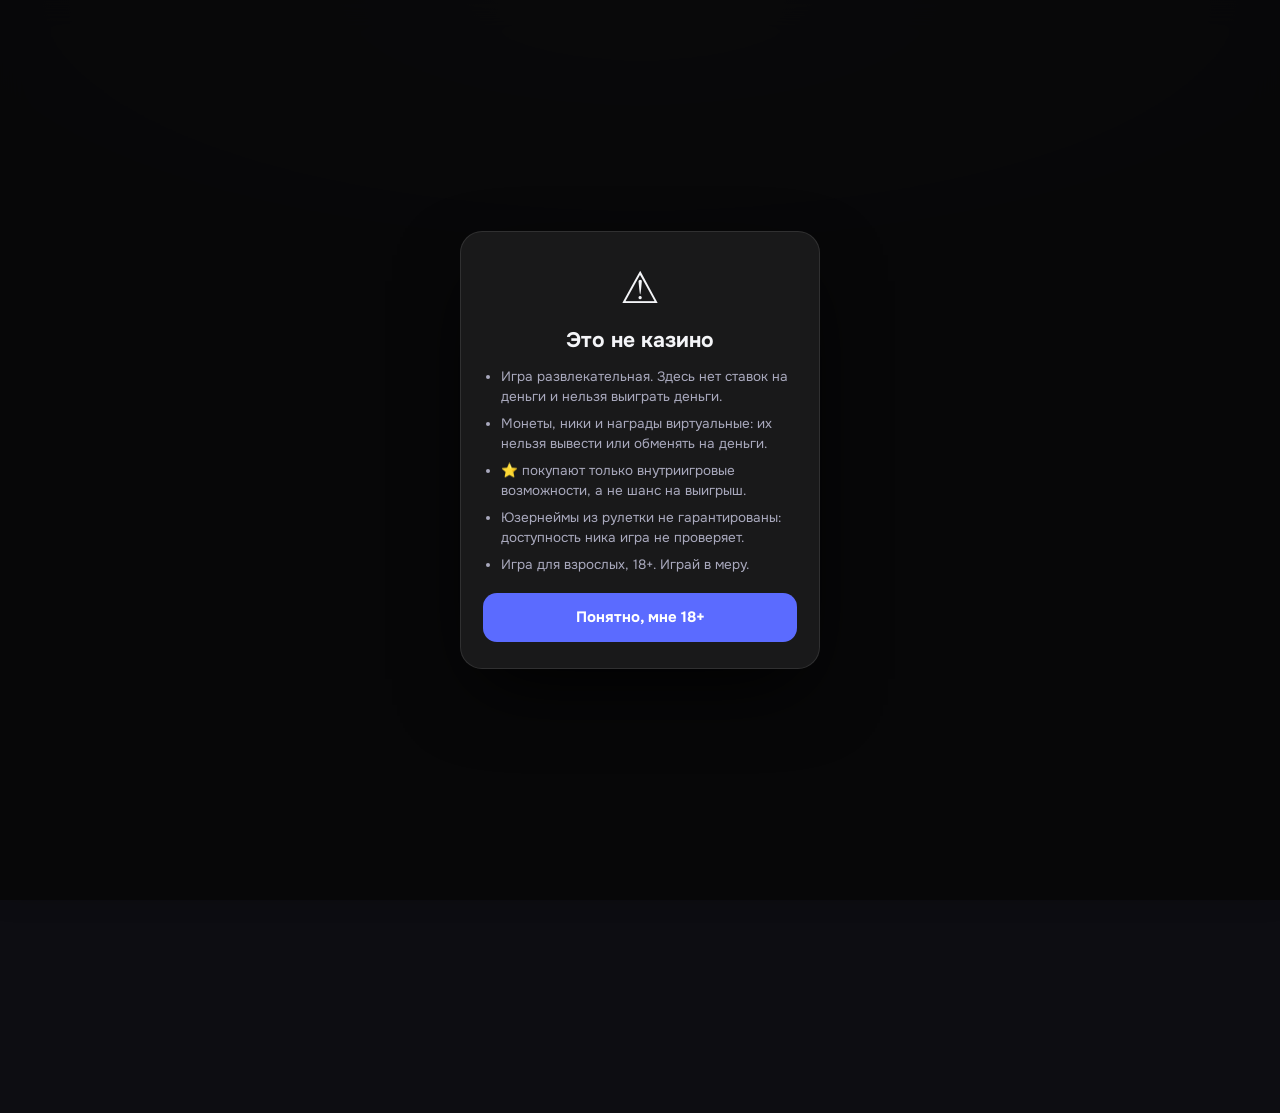
<file: index.html>
<!DOCTYPE html>
<html lang="ru">
<head>
<meta charset="utf-8">
<meta name="viewport" content="width=device-width,initial-scale=1,viewport-fit=cover">
<meta name="theme-color" content="#0D0B1A">
<title>Нейм-рулетка</title>
<link rel="preconnect" href="https://fonts.googleapis.com">
<link rel="preconnect" href="https://fonts.gstatic.com" crossorigin>
<link href="https://fonts.googleapis.com/css2?family=Unbounded:wght@600;800&family=Onest:wght@400;500;700&display=swap" rel="stylesheet">
<script src="https://telegram.org/js/telegram-web-app.js"></script>

<link rel="stylesheet" href="css/style.css?v=20261112n"><link rel="stylesheet" href="css/v2.css?v=20261102zzzzl"><link rel="stylesheet" href="css/v3.css?v=20261113v"><script>try{if((JSON.parse(localStorage.getItem("nameroulette")||"{}")).ui2!==0)document.documentElement.classList.add("v2")}catch(e){document.documentElement.classList.add("v2")}</script>
</head>
<body>
<div id="boot" aria-hidden="true"><div class="bt-glow"></div><div class="bt-slot" id="btr"></div><div class="bt-sub">Рулетка юзернеймов</div>
<div class="bt-bar"><i id="btb"></i></div><div class="bt-note">Загрузка…</div></div>
<style>
#boot{position:fixed;inset:0;z-index:9999;display:flex;flex-direction:column;align-items:center;justify-content:center;gap:20px;padding:24px;background:radial-gradient(80% 40% at 50% 0,#26262c 0,transparent 70%),#0b0b0e;color:#f4f4f7;font-family:'Unbounded',system-ui,sans-serif;transition:opacity .6s ease,transform .6s ease,filter .6s ease}
#boot.out{opacity:0;transform:scale(1.04);filter:blur(5px);pointer-events:none}
.bt-glow{position:absolute;width:300px;height:300px;border-radius:50%;background:radial-gradient(circle,rgba(255,255,255,.14),transparent 65%);animation:btg 2.6s ease-in-out infinite}
.bt-slot{position:relative;display:flex;gap:6px;padding:12px;border-radius:26px;background:linear-gradient(160deg,#2c2c33,#16161b);border:1px solid rgba(255,255,255,.2);box-shadow:0 14px 40px rgba(0,0,0,.6),0 0 40px rgba(255,255,255,.08);animation:btl .7s cubic-bezier(.3,.9,.3,1) both}
.bt-slot::after{content:"";position:absolute;left:8px;right:8px;top:50%;height:2px;margin-top:-1px;border-radius:2px;background:rgba(255,255,255,.12);pointer-events:none}
.bt-slot b{width:42px;height:66px;display:grid;place-items:center;overflow:hidden;border-radius:12px;background:#0e0e12;border:1px solid rgba(255,255,255,.1);box-shadow:inset 0 8px 14px -8px #000,inset 0 -8px 14px -8px #000}
.bt-slot b span{font:800 32px 'Unbounded',system-ui,sans-serif;color:#8c8c97;font-style:normal;display:block}
.bt-slot b.sp span{animation:btv .11s linear infinite;filter:blur(1.3px)}
.bt-slot b.lk{border-color:rgba(255,255,255,.35);box-shadow:inset 0 8px 14px -8px #000,inset 0 -8px 14px -8px #000,0 0 18px rgba(255,255,255,.16)}
.bt-slot b.lk span{color:#fff;animation:btk .38s cubic-bezier(.3,1.7,.4,1) both}
@keyframes btv{from{transform:translateY(-22%)}to{transform:translateY(22%)}}
@keyframes btk{from{transform:translateY(-45%)}to{transform:none}}
.bt-sub{position:relative;color:#9a9aa5;font:600 12px system-ui,sans-serif;letter-spacing:.18em;text-transform:uppercase}
.bt-bar{position:relative;width:min(220px,64vw);height:4px;border-radius:99px;background:rgba(255,255,255,.1);overflow:hidden}
.bt-bar i{display:block;height:100%;width:6%;border-radius:99px;background:linear-gradient(90deg,#8c8c97,#fff);transition:width .4s ease;position:relative;overflow:hidden}
.bt-bar i::after{content:"";position:absolute;inset:0;background:linear-gradient(90deg,transparent,rgba(255,255,255,.9),transparent);transform:translateX(-100%);animation:btsh 1.2s linear infinite}
.bt-note{position:relative;color:#7c7c88;font:600 12px system-ui,sans-serif;min-height:16px}
@keyframes btl{from{transform:scale(.6);opacity:0}to{transform:none;opacity:1}}
@keyframes btp2{50%{transform:scale(1.06);box-shadow:0 14px 40px rgba(0,0,0,.6),0 0 60px rgba(255,255,255,.18)}}
@keyframes btg{50%{transform:scale(1.15);opacity:.6}}
@keyframes btsh{to{transform:translateX(100%)}}
@media (prefers-reduced-motion:reduce){#boot,#boot *{animation:none!important;transition:opacity .2s!important}}
</style>
<script>
(function(){
  var T0=Date.now(),W='@ROLLY',el=document.getElementById('btr'),bar=document.getElementById('btb'),boot=document.getElementById('boot'),seen=0,done=0;
  try{seen=sessionStorage.getItem('nrboot')==='1'}catch(e){}
  var nav=0;try{nav=sessionStorage.getItem('nr_nav')==='1';sessionStorage.removeItem('nr_nav')}catch(e){}
  if(nav){boot.style.display='none';document.documentElement.className+=' navin'}
  var MIN=seen?450:1900,rm=window.matchMedia&&matchMedia('(prefers-reduced-motion:reduce)').matches;
  var pool='ABCDEFGHJKLMNPRSTUVWXYZ0123456789@#$%',cells=[];
  function lock(c,i){c.firstChild.textContent=W[i];c.className='lk'}
  for(var i=0;i<W.length;i++){var c=document.createElement('b'),sp=document.createElement('span');c.appendChild(sp);sp.textContent=rm?W[i]:pool[Math.floor(Math.random()*pool.length)];c.className=rm?'lk':'sp';cells.push(c);el.appendChild(c)}
  // барабаны крутятся и по очереди останавливаются на слове «@ROLLY»
  var iv=rm?0:setInterval(function(){var t=Date.now()-T0;cells.forEach(function(c,i){if(c.className==='lk')return;
    if(t>(seen?200+i*50:500+i*230))lock(c,i);else c.firstChild.textContent=pool[Math.floor(Math.random()*pool.length)]})},60);
  var pv=setInterval(function(){var p=Math.min(90,6+(Date.now()-T0)/MIN*70);bar.style.width=p+'%'},120);
  function finish(force){
    if(done)return;done=1;
    var wait=force?0:Math.max(0,MIN-(Date.now()-T0));
    // буквы продолжают крутиться до конца; перед закрытием все «защёлкиваются» в слово
    setTimeout(function(){clearInterval(iv);clearInterval(pv);bar.style.width='100%';cells.forEach(function(c,i){if(c.className!=='lk')lock(c,i)});
      setTimeout(function(){boot.className='out';try{sessionStorage.setItem('nrboot','1')}catch(e){}setTimeout(function(){boot.remove()},650)},force?0:seen?120:450)},wait);
  }
  window.bootDone=function(force){
    if(force)return finish(true);
    var go=function(){finish(false)};
    if(document.fonts&&document.fonts.ready){var to=setTimeout(go,1500);document.fonts.ready.then(function(){clearTimeout(to);go()})}else go();
  };
  addEventListener('error',function(){setTimeout(function(){window.bootDone(true)},300)});
  setTimeout(function(){window.bootDone(true)},8000);   // запасной выход: загрузочный экран не должен закрыть игру навсегда
})();
</script>

<canvas id="fx"></canvas>
<div id="vig" aria-hidden="true"></div>
<div class="app">
  <header>
    <div class="brand">
      <button class="prof-btn" id="prof-btn" aria-label="Профиль" aria-pressed="false"><svg viewBox="0 0 24 24" width="22" height="22" fill="none" stroke="currentColor" stroke-width="2.4" stroke-linecap="round" aria-hidden="true"><circle cx="12" cy="8" r="4"/><path d="M4 21c0-4.4 3.6-7 8-7s8 2.6 8 7"/></svg></button>
      <div class="hwho" id="hwho"><b id="hname">Игрок</b><span class="hsub"><span class="hlv">Ур. <u id="hlv">1</u></span><s class="hbar"></s><em>Профиль ›</em></span></div>
    </div>
    <button class="bon-btn" id="bon-btn" aria-label="Бонусы" aria-pressed="false"><svg viewBox="0 0 24 24" width="22" height="22" fill="none" stroke="currentColor" stroke-width="2.4" stroke-linecap="round" stroke-linejoin="round" aria-hidden="true"><rect x="3" y="8" width="18" height="4" rx="1"/><path d="M12 8v13M5 12v8a1 1 0 0 0 1 1h12a1 1 0 0 0 1-1v-8M8 8a2.5 2.5 0 1 1 0-5c2 0 4 2.5 4 5 0-2.5 2-5 4-5a2.5 2.5 0 1 1 0 5"/></svg><i class="dot" hidden></i></button>
    <div class="top"><div class="pill" id="coins"></div><button class="pill spill" id="sbal" aria-label="Звёздный баланс"></button></div>
  </header>

  <section id="tab-game">
    <div id="notes" class="ncards"></div>
    <div id="live" class="livebar" hidden></div>
    <div class="ptabs" id="gsub" role="tablist"></div>
    <div class="reelw"><div id="reels"></div><button class="anpk" id="anpk" aria-haspopup="true" aria-expanded="false" aria-label="Анимация крутки"></button><div class="anmenu" id="anmenu" hidden></div></div>
    <div class="hint" id="idle">Крути, чтобы выбить юзернейм</div>
    <div class="src" id="src" role="group" aria-label="Чем платить"></div>
    <div class="en" id="en"></div>
    <div class="seg" id="seg" role="group" aria-label="Режим"></div>
    <div class="seg two" id="cnt" role="group" aria-label="Сколько открыть"></div>
    <button class="spin" id="spin"></button>
    <div class="spres" id="spres" hidden aria-live="polite"></div>
    <div class="stats"><span id="st-spins"></span><span id="st-best"></span></div>
    <p class="gmage notcas"><b>18+</b> Это не казино. Монеты и ники виртуальные, выиграть или вывести деньги нельзя. <a href="terms.html">Условия</a> · <a href="privacy.html">Конфиденциальность</a></p>
    <div id="cases"></div>
  </section>

  <section id="tab-col" class="list" hidden></section>
  <section id="tab-up" class="list" hidden></section>
  <section id="tab-prof" class="prof" hidden></section>
  <section id="tab-bon" class="list bon" hidden></section>
  <section id="tab-ach" class="list ach-page" hidden></section>
  <section id="tab-show" class="list" hidden></section>
  <section id="tab-top" class="list" hidden></section>
  <section id="tab-clan" class="list" hidden></section>
  <section id="tab-market" class="list" hidden></section>
  <section id="tab-museum" class="list" hidden></section>
</div>
<nav role="tablist">
  <button role="tab" aria-selected="true" data-tab="game"><svg viewBox="0 0 24 24" fill="none" stroke="currentColor" stroke-width="2.2" stroke-linecap="round" stroke-linejoin="round" aria-hidden="true"><rect x="3" y="3" width="18" height="18" rx="4"/><circle cx="8.5" cy="8.5" r="1.2"/><circle cx="15.5" cy="15.5" r="1.2"/><circle cx="12" cy="12" r="1.2"/></svg><span>Крутить</span></button>
  <button role="tab" aria-selected="false" data-tab="col"><svg viewBox="0 0 24 24" fill="none" stroke="currentColor" stroke-width="2.2" stroke-linecap="round" stroke-linejoin="round" aria-hidden="true"><path d="M3 8l9-5 9 5v8l-9 5-9-5z"/><path d="M3 8l9 5 9-5M12 13v8"/></svg><span>Склад</span></button>
  <button role="tab" aria-selected="false" data-tab="shop"><svg viewBox="0 0 24 24" fill="none" stroke="currentColor" stroke-width="2.2" stroke-linecap="round" stroke-linejoin="round" aria-hidden="true"><path d="M5 8h14l-1 12H6z"/><path d="M9 8V6a3 3 0 0 1 6 0v2"/></svg><span>Магазин</span></button>
  <button role="tab" aria-selected="false" data-tab="top"><svg viewBox="0 0 24 24" fill="none" stroke="currentColor" stroke-width="2.2" stroke-linecap="round" stroke-linejoin="round" aria-hidden="true"><path d="M8 4h8v5a4 4 0 0 1-8 0z"/><path d="M8 6H5a2 2 0 0 0 3 4M16 6h3a2 2 0 0 1-3 4M12 13v4M8 20h8M10 17h4"/></svg><span>Рейтинг</span></button>
  <button role="tab" aria-selected="false" data-tab="more"><svg viewBox="0 0 24 24" fill="none" stroke="currentColor" stroke-width="2.2" stroke-linecap="round" stroke-linejoin="round" aria-hidden="true"><circle cx="5" cy="12" r="1.3"/><circle cx="12" cy="12" r="1.3"/><circle cx="19" cy="12" r="1.3"/></svg><span>Ещё</span></button>
</nav>
<div class="selbar" id="selbar"><span id="selinfo"></span><button class="btn main sm" id="selsell">Продать</button></div>
<div class="toast" id="toast" role="status"></div>

<script src="js/app.js?v=20261113x"></script>
<script src="js/bank.js?v=20261102zzzzl"></script>
<script src="js/season.js?v=20261113m"></script>
</body>
</html>
</file>
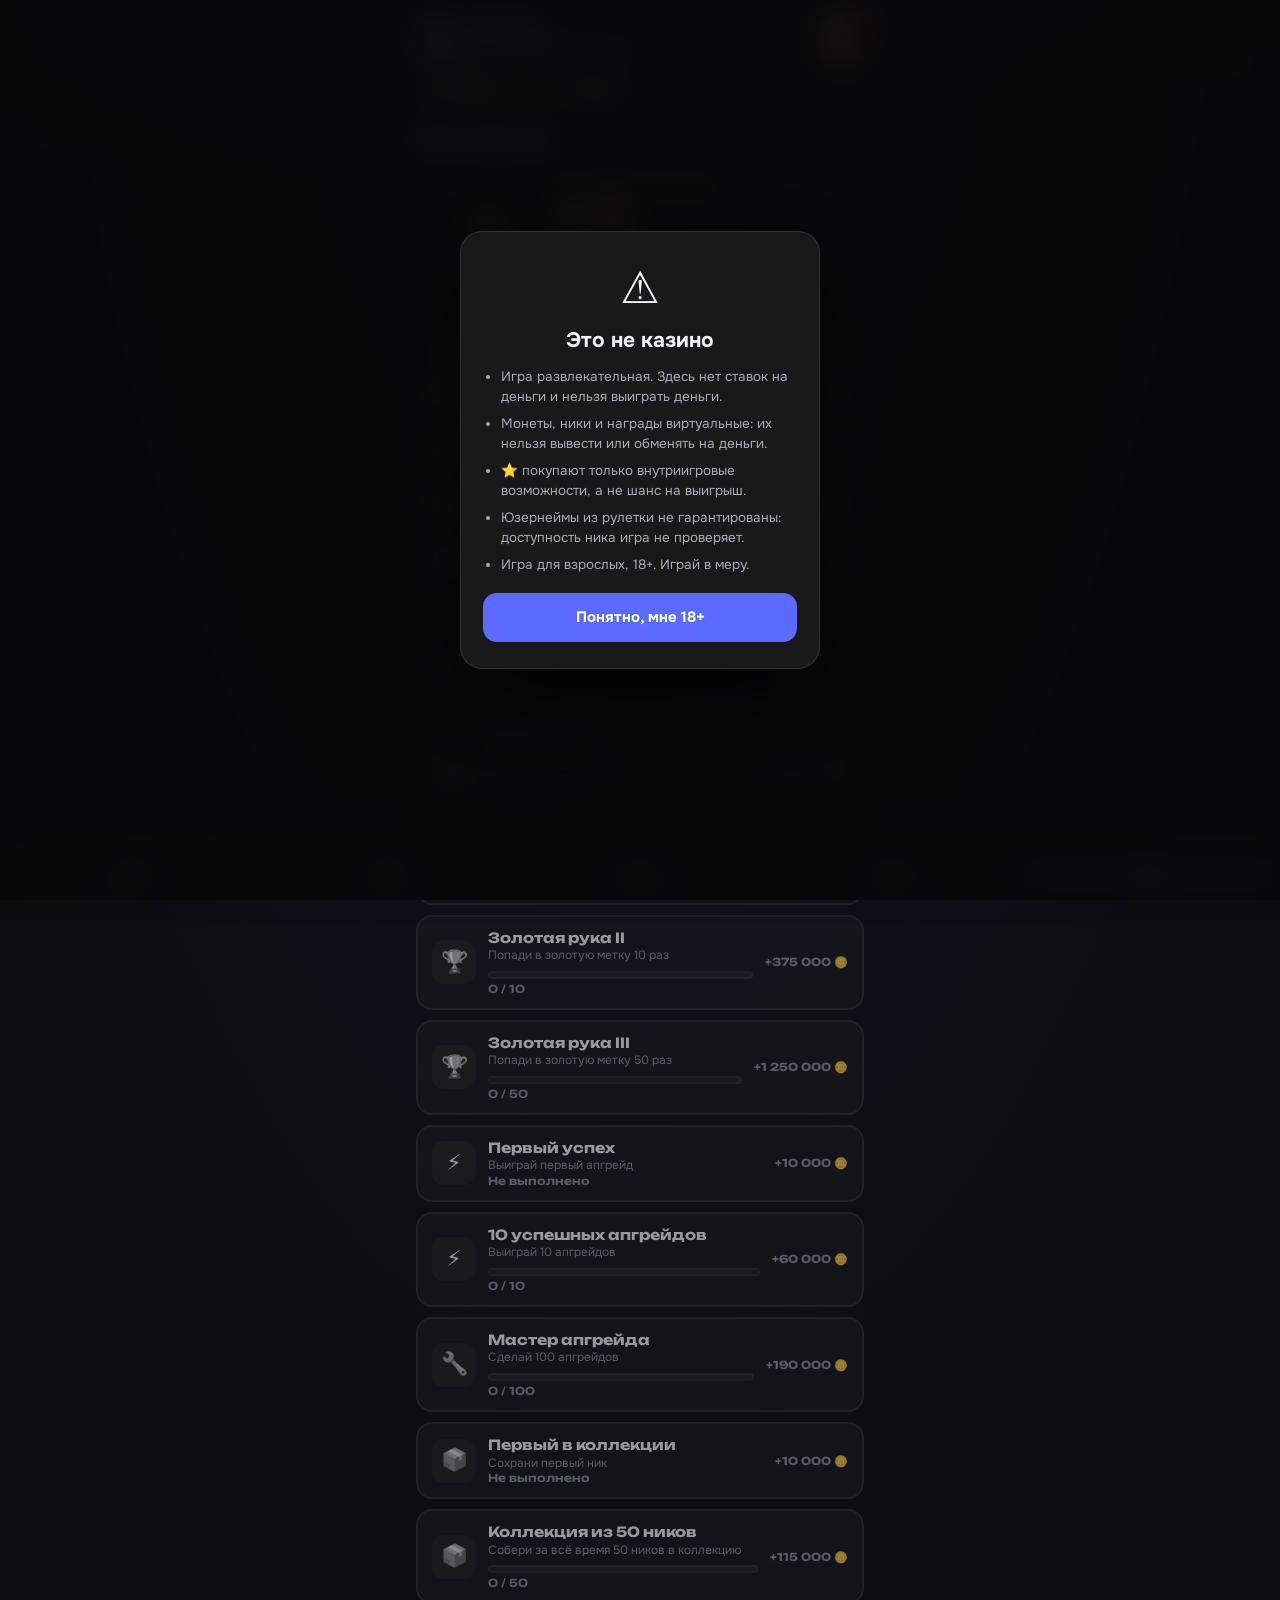
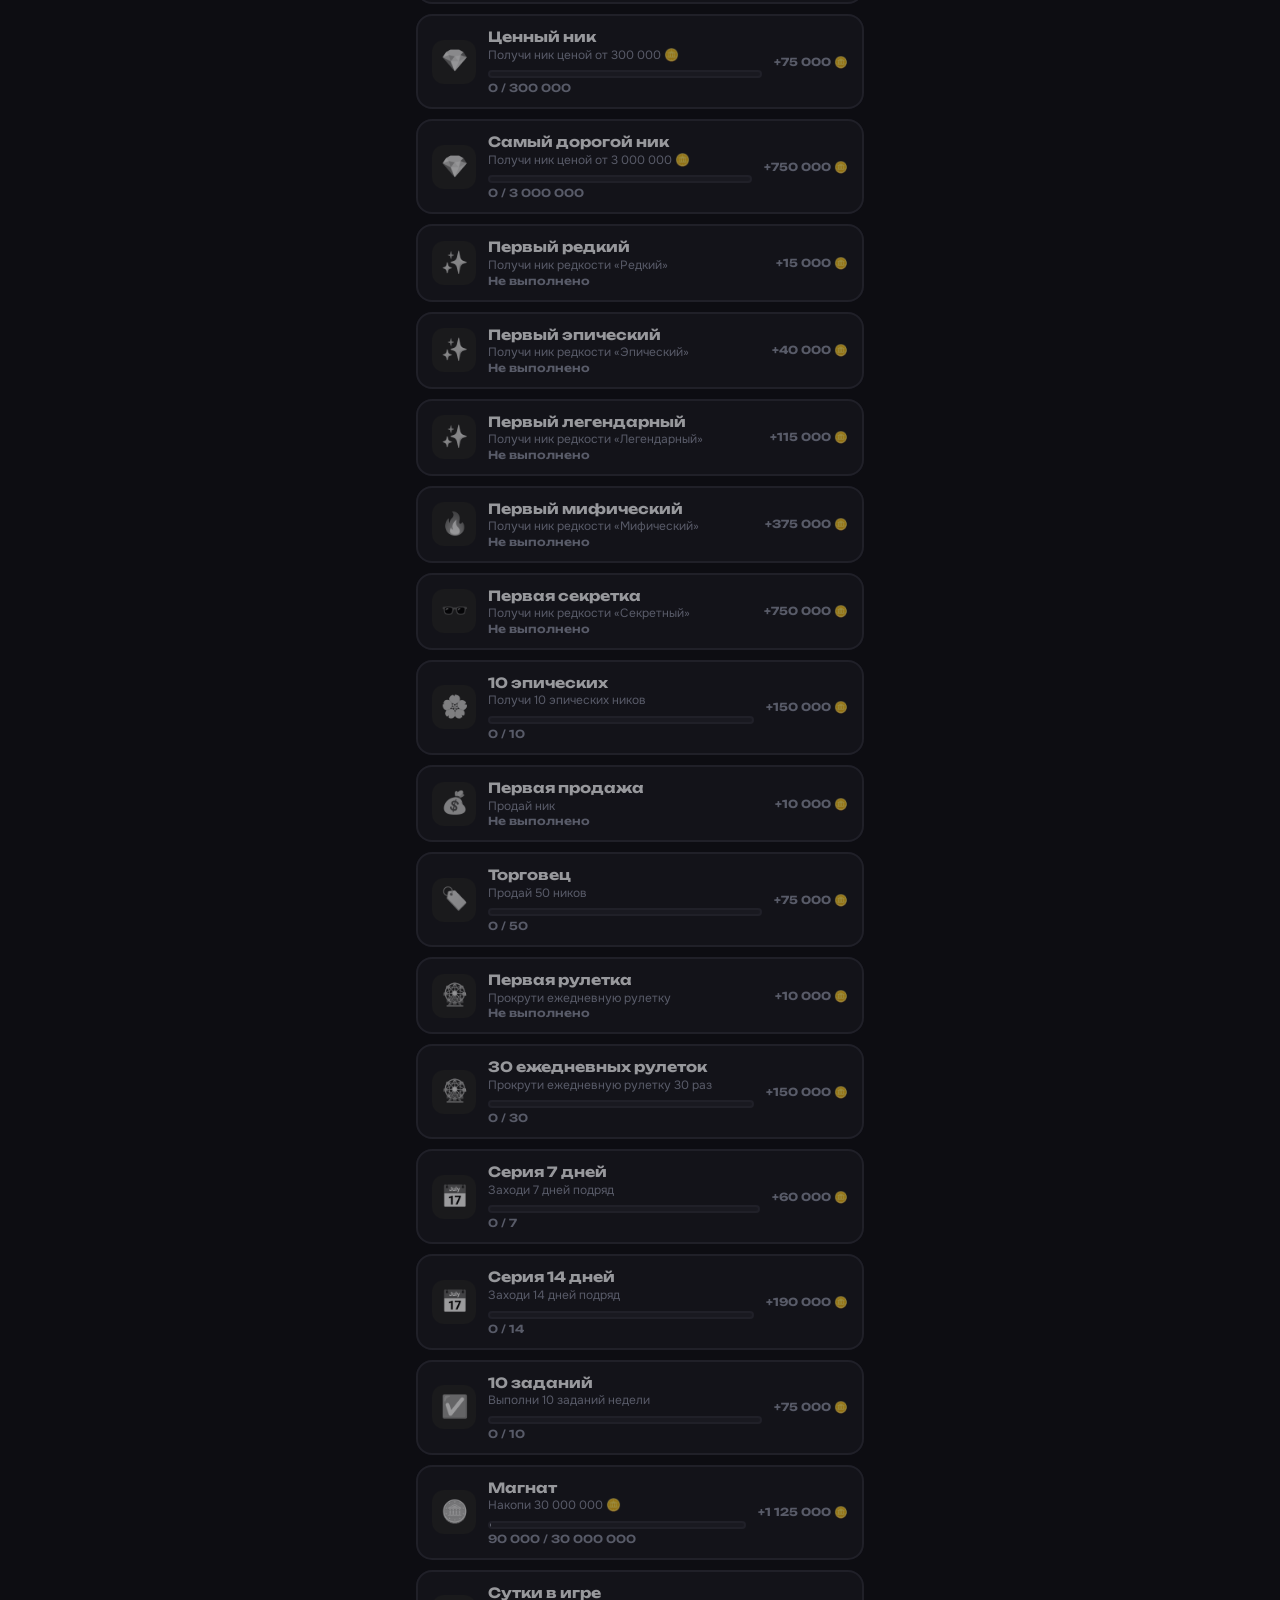
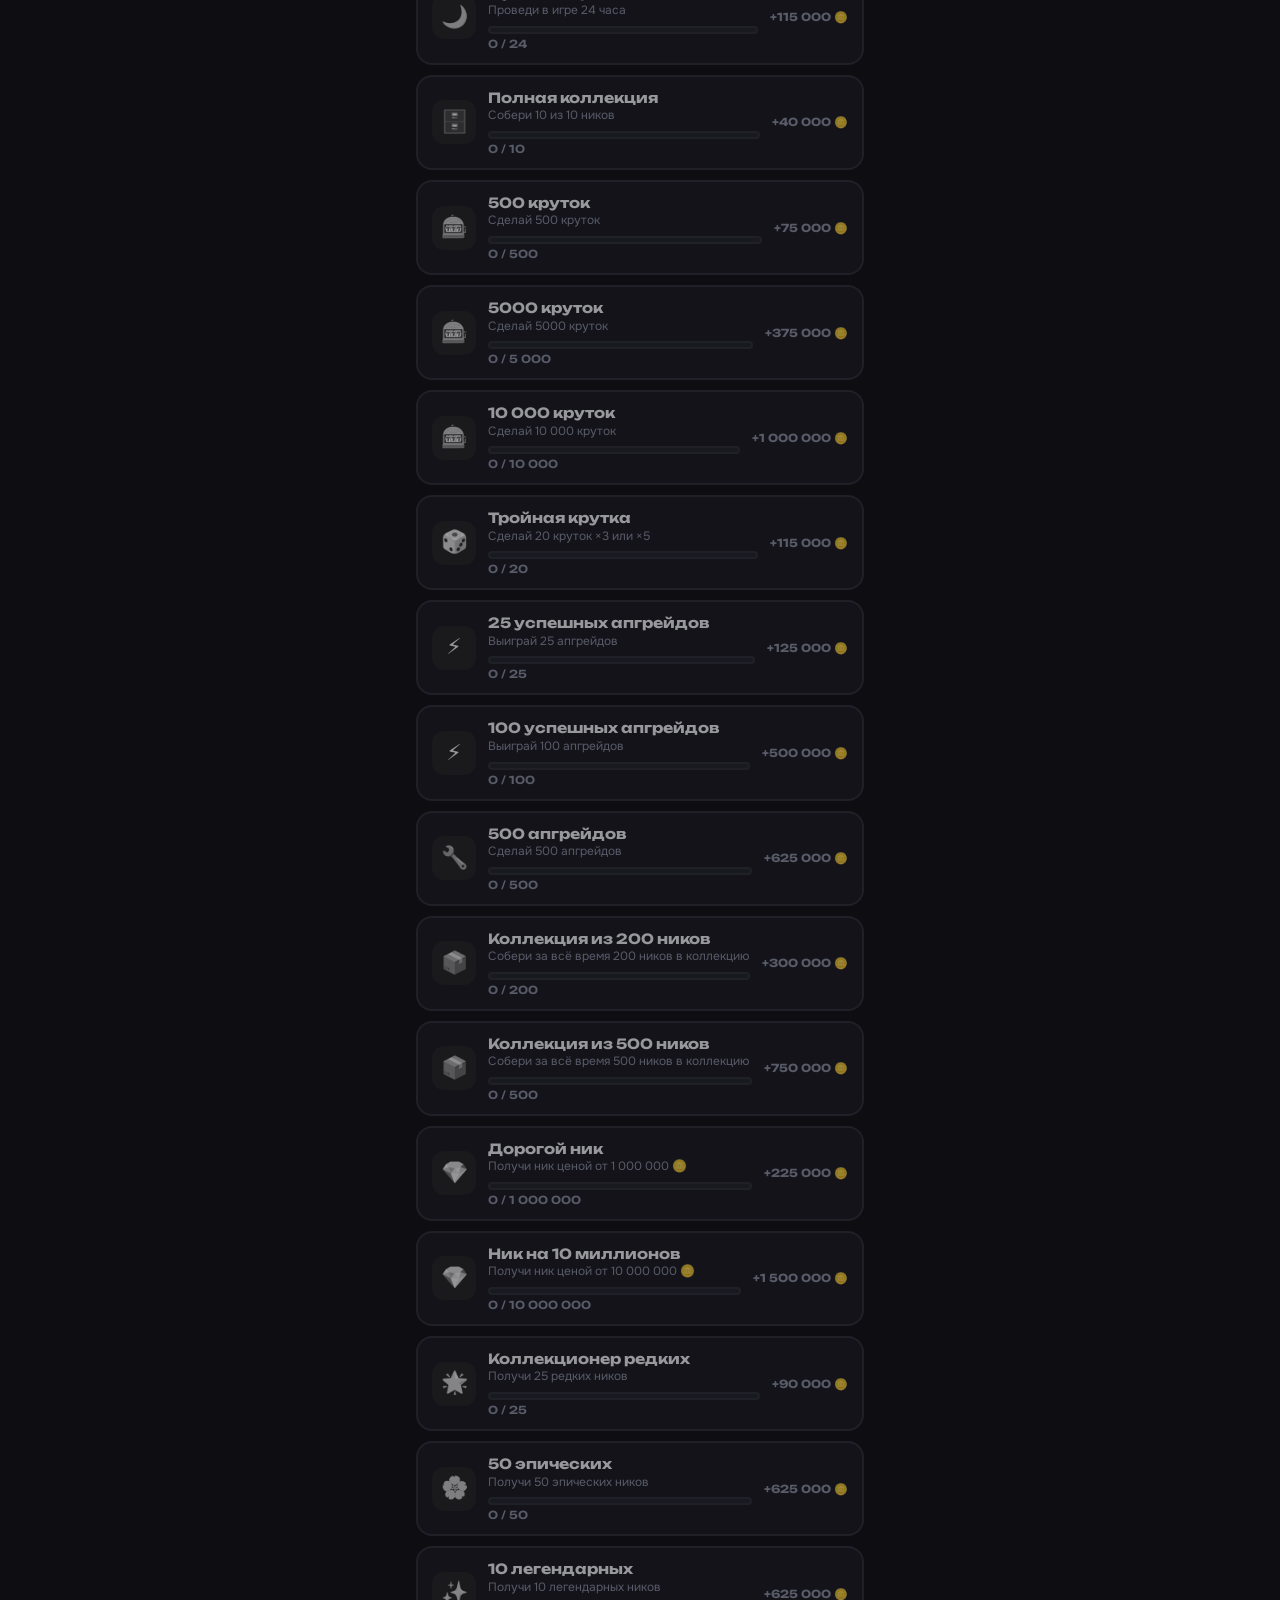
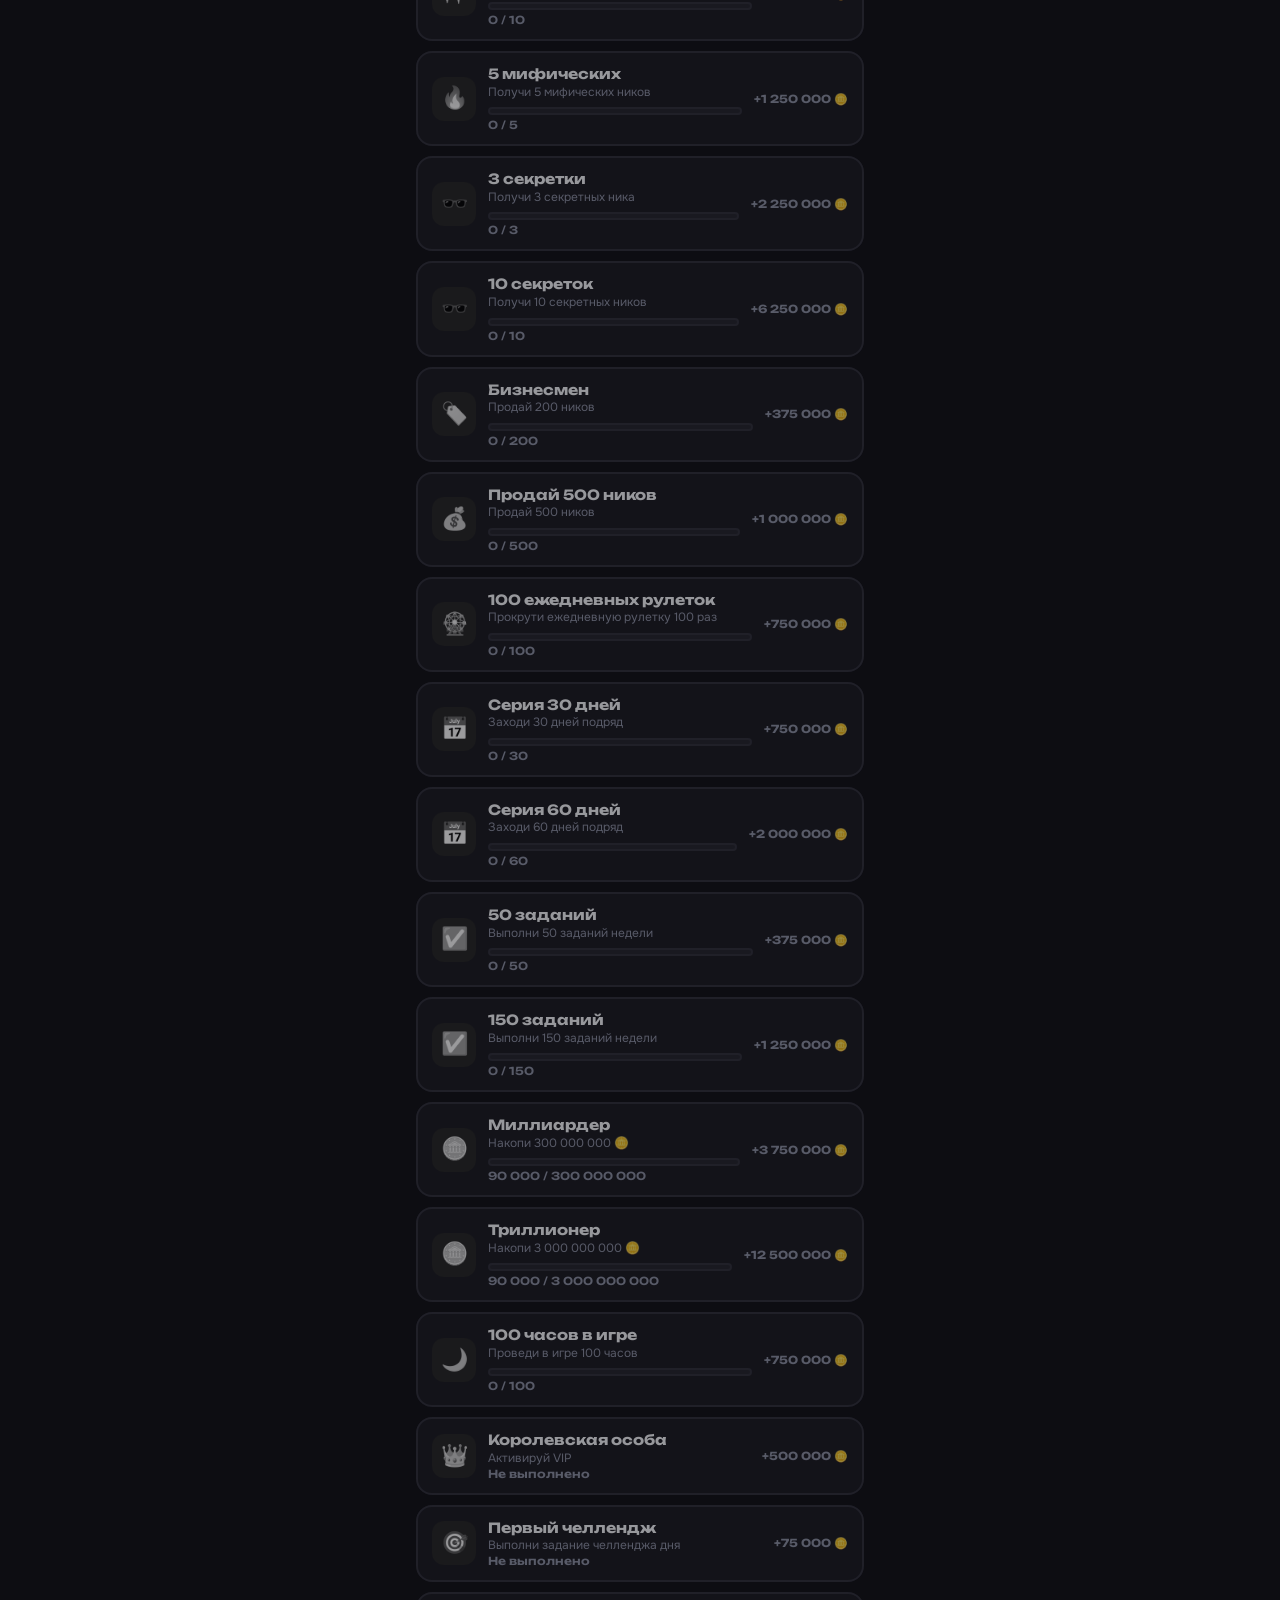
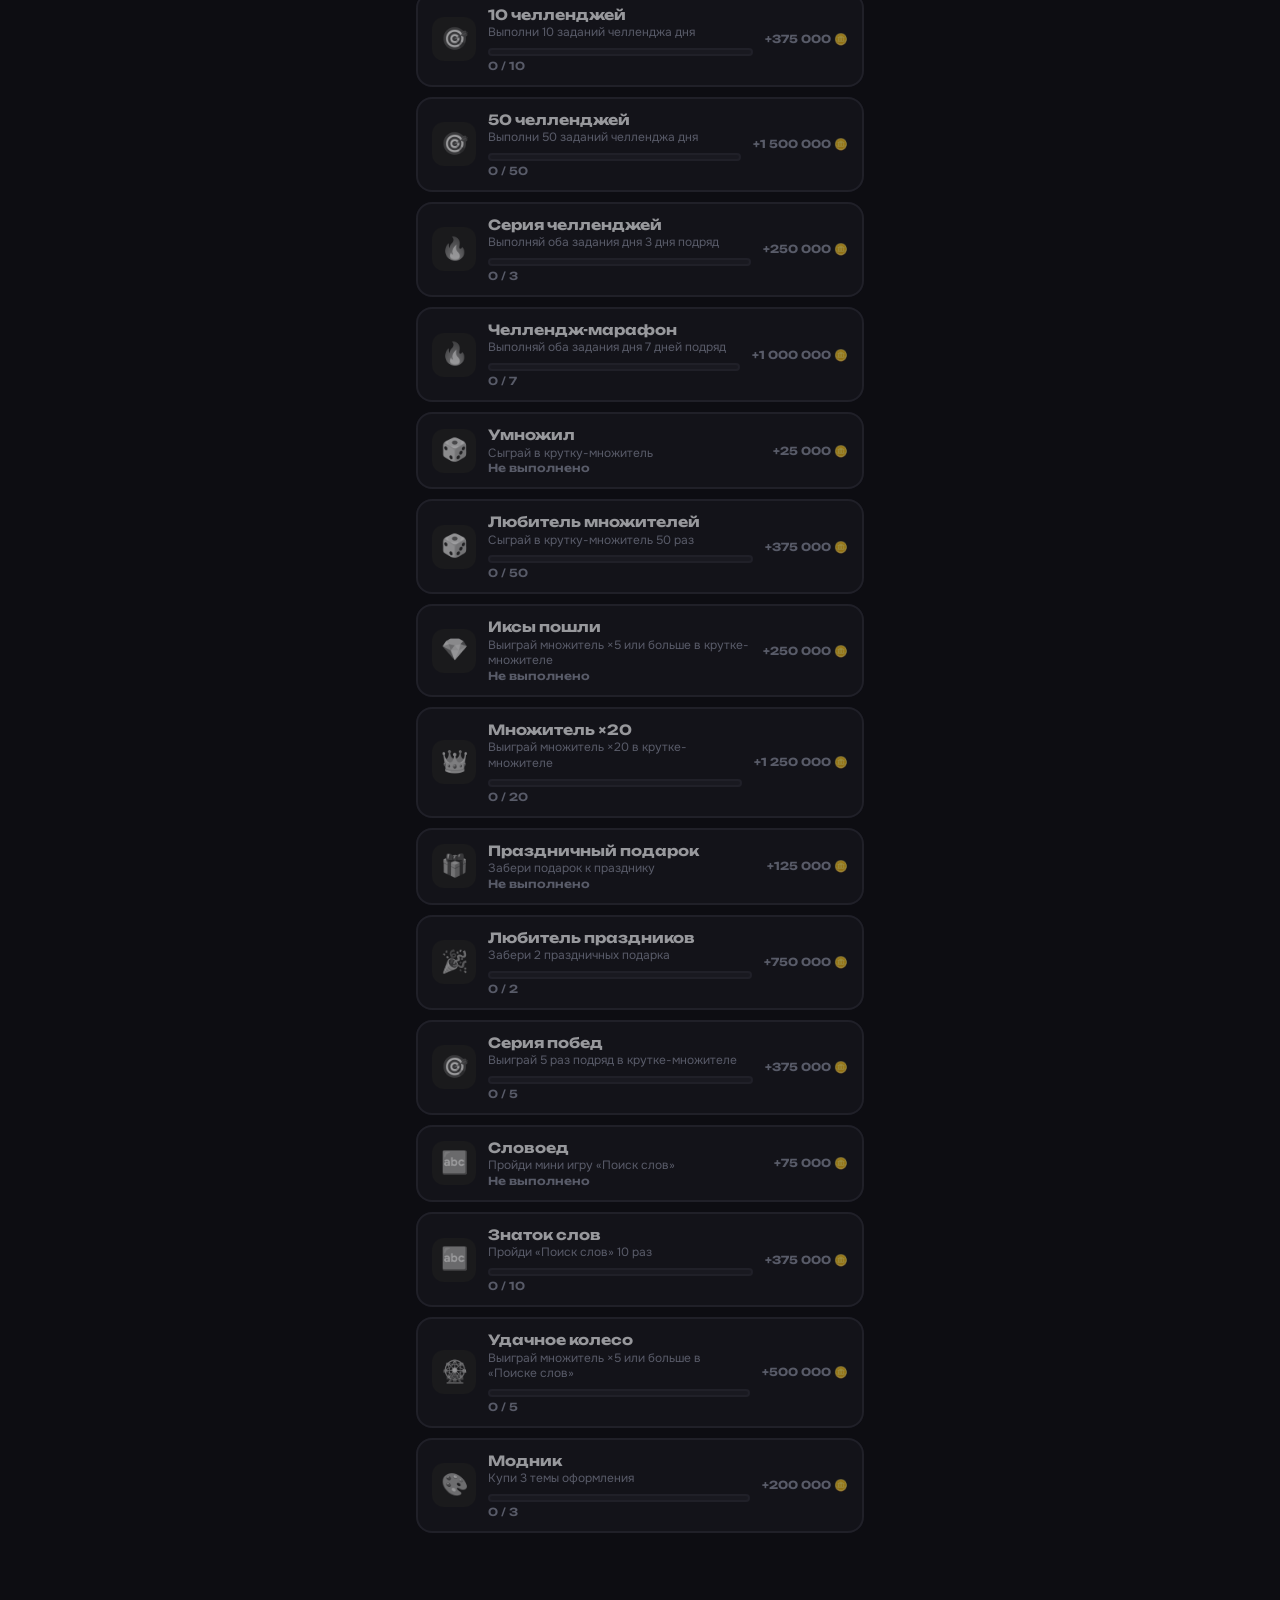
<file: achievements.html>
<!DOCTYPE html>
<html lang="ru">
<head>
<meta charset="utf-8">
<meta name="viewport" content="width=device-width,initial-scale=1,viewport-fit=cover">
<meta name="theme-color" content="#0D0B1A">
<title>Достижения — Нейм-рулетка</title>
<link rel="preconnect" href="https://fonts.googleapis.com">
<link rel="preconnect" href="https://fonts.gstatic.com" crossorigin>
<link href="https://fonts.googleapis.com/css2?family=Unbounded:wght@600;800&family=Onest:wght@400;500;700&display=swap" rel="stylesheet">
<script src="https://telegram.org/js/telegram-web-app.js"></script>
<link rel="stylesheet" href="css/style.css?v=20261112n"><link rel="stylesheet" href="css/v2.css?v=20261102zzzzl"><link rel="stylesheet" href="css/v3.css?v=20261113v"><script>try{if((JSON.parse(localStorage.getItem("nameroulette")||"{}")).ui2!==0)document.documentElement.classList.add("v2")}catch(e){document.documentElement.classList.add("v2")}</script>
</head>
<body data-page="ach">
<div id="boot" aria-hidden="true"><div class="bt-glow"></div><div class="bt-slot" id="btr"></div><div class="bt-sub">Рулетка юзернеймов</div>
<div class="bt-bar"><i id="btb"></i></div><div class="bt-note">Загрузка…</div></div>
<style>
#boot{position:fixed;inset:0;z-index:9999;display:flex;flex-direction:column;align-items:center;justify-content:center;gap:20px;padding:24px;background:radial-gradient(80% 40% at 50% 0,#26262c 0,transparent 70%),#0b0b0e;color:#f4f4f7;font-family:'Unbounded',system-ui,sans-serif;transition:opacity .6s ease,transform .6s ease,filter .6s ease}
#boot.out{opacity:0;transform:scale(1.04);filter:blur(5px);pointer-events:none}
.bt-glow{position:absolute;width:300px;height:300px;border-radius:50%;background:radial-gradient(circle,rgba(255,255,255,.14),transparent 65%);animation:btg 2.6s ease-in-out infinite}
.bt-slot{position:relative;display:flex;gap:6px;padding:12px;border-radius:26px;background:linear-gradient(160deg,#2c2c33,#16161b);border:1px solid rgba(255,255,255,.2);box-shadow:0 14px 40px rgba(0,0,0,.6),0 0 40px rgba(255,255,255,.08);animation:btl .7s cubic-bezier(.3,.9,.3,1) both}
.bt-slot::after{content:"";position:absolute;left:8px;right:8px;top:50%;height:2px;margin-top:-1px;border-radius:2px;background:rgba(255,255,255,.12);pointer-events:none}
.bt-slot b{width:42px;height:66px;display:grid;place-items:center;overflow:hidden;border-radius:12px;background:#0e0e12;border:1px solid rgba(255,255,255,.1);box-shadow:inset 0 8px 14px -8px #000,inset 0 -8px 14px -8px #000}
.bt-slot b span{font:800 32px 'Unbounded',system-ui,sans-serif;color:#8c8c97;font-style:normal;display:block}
.bt-slot b.sp span{animation:btv .11s linear infinite;filter:blur(1.3px)}
.bt-slot b.lk{border-color:rgba(255,255,255,.35);box-shadow:inset 0 8px 14px -8px #000,inset 0 -8px 14px -8px #000,0 0 18px rgba(255,255,255,.16)}
.bt-slot b.lk span{color:#fff;animation:btk .38s cubic-bezier(.3,1.7,.4,1) both}
@keyframes btv{from{transform:translateY(-22%)}to{transform:translateY(22%)}}
@keyframes btk{from{transform:translateY(-45%)}to{transform:none}}
.bt-sub{position:relative;color:#9a9aa5;font:600 12px system-ui,sans-serif;letter-spacing:.18em;text-transform:uppercase}
.bt-bar{position:relative;width:min(220px,64vw);height:4px;border-radius:99px;background:rgba(255,255,255,.1);overflow:hidden}
.bt-bar i{display:block;height:100%;width:6%;border-radius:99px;background:linear-gradient(90deg,#8c8c97,#fff);transition:width .4s ease;position:relative;overflow:hidden}
.bt-bar i::after{content:"";position:absolute;inset:0;background:linear-gradient(90deg,transparent,rgba(255,255,255,.9),transparent);transform:translateX(-100%);animation:btsh 1.2s linear infinite}
.bt-note{position:relative;color:#7c7c88;font:600 12px system-ui,sans-serif;min-height:16px}
@keyframes btl{from{transform:scale(.6);opacity:0}to{transform:none;opacity:1}}
@keyframes btp2{50%{transform:scale(1.06);box-shadow:0 14px 40px rgba(0,0,0,.6),0 0 60px rgba(255,255,255,.18)}}
@keyframes btg{50%{transform:scale(1.15);opacity:.6}}
@keyframes btsh{to{transform:translateX(100%)}}
@media (prefers-reduced-motion:reduce){#boot,#boot *{animation:none!important;transition:opacity .2s!important}}
</style>
<script>
(function(){
  var T0=Date.now(),W='@ROLLY',el=document.getElementById('btr'),bar=document.getElementById('btb'),boot=document.getElementById('boot'),seen=0,done=0;
  try{seen=sessionStorage.getItem('nrboot')==='1'}catch(e){}
  var nav=0;try{nav=sessionStorage.getItem('nr_nav')==='1';sessionStorage.removeItem('nr_nav')}catch(e){}
  if(nav){boot.style.display='none';document.documentElement.className+=' navin'}
  var MIN=seen?450:1900,rm=window.matchMedia&&matchMedia('(prefers-reduced-motion:reduce)').matches;
  var pool='ABCDEFGHJKLMNPRSTUVWXYZ0123456789@#$%',cells=[];
  function lock(c,i){c.firstChild.textContent=W[i];c.className='lk'}
  for(var i=0;i<W.length;i++){var c=document.createElement('b'),sp=document.createElement('span');c.appendChild(sp);sp.textContent=rm?W[i]:pool[Math.floor(Math.random()*pool.length)];c.className=rm?'lk':'sp';cells.push(c);el.appendChild(c)}
  // барабаны крутятся и по очереди останавливаются на слове «@ROLLY»
  var iv=rm?0:setInterval(function(){var t=Date.now()-T0;cells.forEach(function(c,i){if(c.className==='lk')return;
    if(t>(seen?200+i*50:500+i*230))lock(c,i);else c.firstChild.textContent=pool[Math.floor(Math.random()*pool.length)]})},60);
  var pv=setInterval(function(){var p=Math.min(90,6+(Date.now()-T0)/MIN*70);bar.style.width=p+'%'},120);
  function finish(force){
    if(done)return;done=1;
    var wait=force?0:Math.max(0,MIN-(Date.now()-T0));
    // буквы продолжают крутиться до конца; перед закрытием все «защёлкиваются» в слово
    setTimeout(function(){clearInterval(iv);clearInterval(pv);bar.style.width='100%';cells.forEach(function(c,i){if(c.className!=='lk')lock(c,i)});
      setTimeout(function(){boot.className='out';try{sessionStorage.setItem('nrboot','1')}catch(e){}setTimeout(function(){boot.remove()},650)},force?0:seen?120:450)},wait);
  }
  window.bootDone=function(force){
    if(force)return finish(true);
    var go=function(){finish(false)};
    if(document.fonts&&document.fonts.ready){var to=setTimeout(go,1500);document.fonts.ready.then(function(){clearTimeout(to);go()})}else go();
  };
  addEventListener('error',function(){setTimeout(function(){window.bootDone(true)},300)});
  setTimeout(function(){window.bootDone(true)},8000);   // запасной выход: загрузочный экран не должен закрыть игру навсегда
})();
</script>

<canvas id="fx"></canvas>
<div id="vig" aria-hidden="true"></div>
<div class="app">
  <header>
    <div class="brand">
      <button class="prof-btn" id="prof-btn" aria-label="Профиль" aria-pressed="false"><svg viewBox="0 0 24 24" width="22" height="22" fill="none" stroke="currentColor" stroke-width="2.4" stroke-linecap="round" aria-hidden="true"><circle cx="12" cy="8" r="4"/><path d="M4 21c0-4.4 3.6-7 8-7s8 2.6 8 7"/></svg></button>
      <div class="hwho" id="hwho"><b id="hname">Игрок</b><span class="hsub"><span class="hlv">Ур. <u id="hlv">1</u></span><s class="hbar"></s><em>Профиль ›</em></span></div>
    </div>
    <button class="bon-btn" id="bon-btn" aria-label="Бонусы" aria-pressed="false"><svg viewBox="0 0 24 24" width="22" height="22" fill="none" stroke="currentColor" stroke-width="2.4" stroke-linecap="round" stroke-linejoin="round" aria-hidden="true"><rect x="3" y="8" width="18" height="4" rx="1"/><path d="M12 8v13M5 12v8a1 1 0 0 0 1 1h12a1 1 0 0 0 1-1v-8M8 8a2.5 2.5 0 1 1 0-5c2 0 4 2.5 4 5 0-2.5 2-5 4-5a2.5 2.5 0 1 1 0 5"/></svg><i class="dot" hidden></i></button>
    <div class="top"><div class="pill" id="coins"></div><button class="pill spill" id="sbal" aria-label="Звёздный баланс"></button></div>
  </header>

  <section id="tab-game">
    <div id="notes" class="ncards"></div>
    <div id="live" class="livebar" hidden></div>
    <div class="ptabs" id="gsub" role="tablist"></div>
    <div class="reelw"><div id="reels"></div><button class="anpk" id="anpk" aria-haspopup="true" aria-expanded="false" aria-label="Анимация крутки"></button><div class="anmenu" id="anmenu" hidden></div></div>
    <div class="hint" id="idle">Крути, чтобы выбить юзернейм</div>
    <div class="src" id="src" role="group" aria-label="Чем платить"></div>
    <div class="en" id="en"></div>
    <div class="seg" id="seg" role="group" aria-label="Режим"></div>
    <div class="seg two" id="cnt" role="group" aria-label="Сколько открыть"></div>
    <button class="spin" id="spin"></button>
    <div class="spres" id="spres" hidden aria-live="polite"></div>
    <div class="stats"><span id="st-spins"></span><span id="st-best"></span></div>
    <p class="gmage notcas"><b>18+</b> Это не казино. Монеты и ники виртуальные, выиграть или вывести деньги нельзя. <a href="terms.html">Условия</a> · <a href="privacy.html">Конфиденциальность</a></p>
    <div id="cases"></div>
  </section>

  <section id="tab-col" class="list" hidden></section>
  <section id="tab-up" class="list" hidden></section>
  <section id="tab-prof" class="prof" hidden></section>
  <section id="tab-bon" class="list bon" hidden></section>
  <section id="tab-ach" class="list ach-page" hidden></section>
  <section id="tab-show" class="list" hidden></section>
  <section id="tab-top" class="list" hidden></section>
  <section id="tab-clan" class="list" hidden></section>
  <section id="tab-market" class="list" hidden></section>
  <section id="tab-museum" class="list" hidden></section>
</div>
<nav role="tablist">
  <button role="tab" aria-selected="true" data-tab="game"><svg viewBox="0 0 24 24" fill="none" stroke="currentColor" stroke-width="2.2" stroke-linecap="round" stroke-linejoin="round" aria-hidden="true"><rect x="3" y="3" width="18" height="18" rx="4"/><circle cx="8.5" cy="8.5" r="1.2"/><circle cx="15.5" cy="15.5" r="1.2"/><circle cx="12" cy="12" r="1.2"/></svg><span>Крутить</span></button>
  <button role="tab" aria-selected="false" data-tab="col"><svg viewBox="0 0 24 24" fill="none" stroke="currentColor" stroke-width="2.2" stroke-linecap="round" stroke-linejoin="round" aria-hidden="true"><path d="M3 8l9-5 9 5v8l-9 5-9-5z"/><path d="M3 8l9 5 9-5M12 13v8"/></svg><span>Склад</span></button>
  <button role="tab" aria-selected="false" data-tab="shop"><svg viewBox="0 0 24 24" fill="none" stroke="currentColor" stroke-width="2.2" stroke-linecap="round" stroke-linejoin="round" aria-hidden="true"><path d="M5 8h14l-1 12H6z"/><path d="M9 8V6a3 3 0 0 1 6 0v2"/></svg><span>Магазин</span></button>
  <button role="tab" aria-selected="false" data-tab="top"><svg viewBox="0 0 24 24" fill="none" stroke="currentColor" stroke-width="2.2" stroke-linecap="round" stroke-linejoin="round" aria-hidden="true"><path d="M8 4h8v5a4 4 0 0 1-8 0z"/><path d="M8 6H5a2 2 0 0 0 3 4M16 6h3a2 2 0 0 1-3 4M12 13v4M8 20h8M10 17h4"/></svg><span>Рейтинг</span></button>
  <button role="tab" aria-selected="false" data-tab="more"><svg viewBox="0 0 24 24" fill="none" stroke="currentColor" stroke-width="2.2" stroke-linecap="round" stroke-linejoin="round" aria-hidden="true"><circle cx="5" cy="12" r="1.3"/><circle cx="12" cy="12" r="1.3"/><circle cx="19" cy="12" r="1.3"/></svg><span>Ещё</span></button>
</nav>
<div class="selbar" id="selbar"><span id="selinfo"></span><button class="btn main sm" id="selsell">Продать</button></div>
<div class="toast" id="toast" role="status"></div>

<script src="js/app.js?v=20261113x"></script>
<script src="js/bank.js?v=20261102zzzzl"></script>
<script src="js/season.js?v=20261113m"></script>
</body>
</html>
</file>
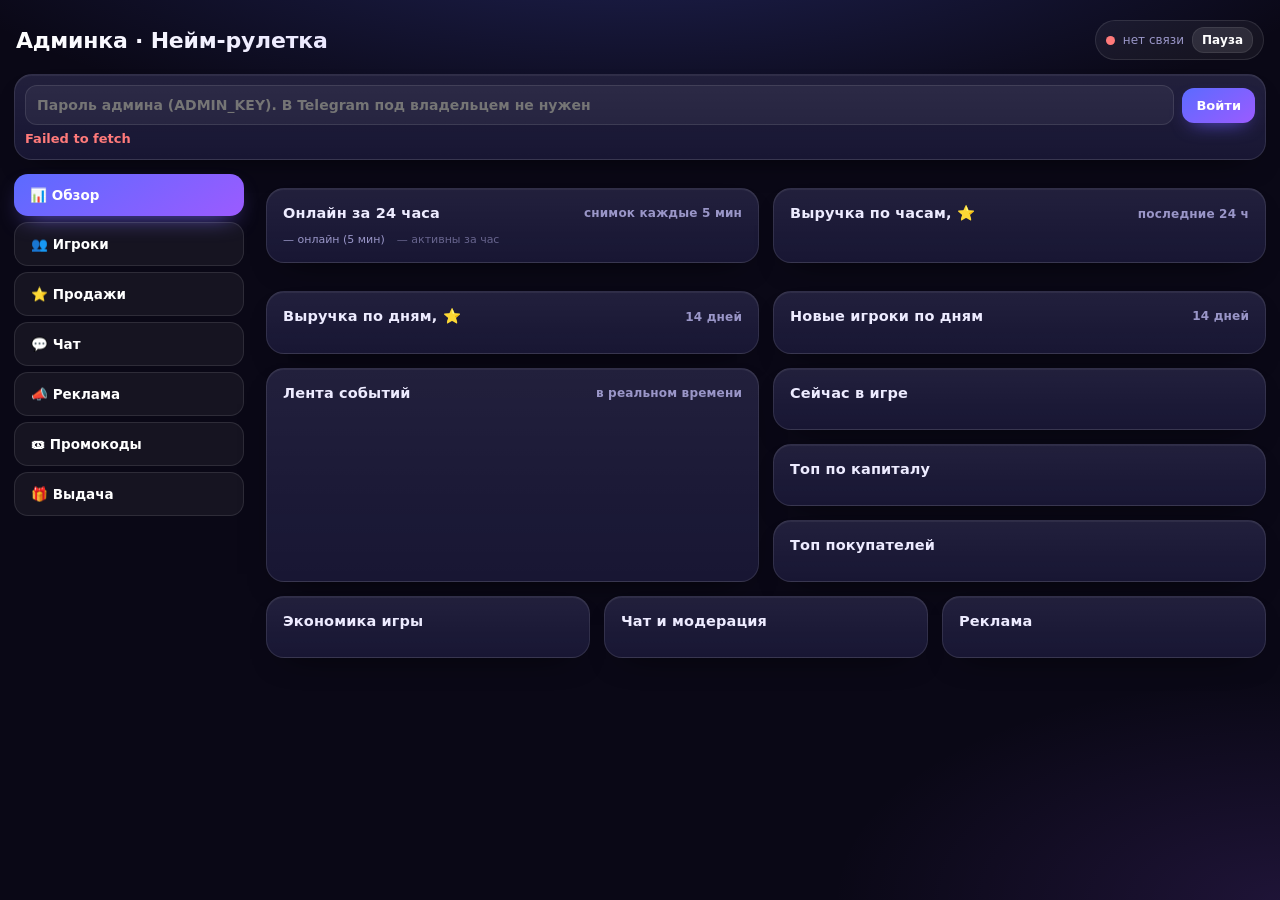
<file: admin.html>
<!DOCTYPE html>
<html lang="ru">
<head>
<meta charset="utf-8">
<meta name="viewport" content="width=device-width,initial-scale=1,viewport-fit=cover">
<meta name="theme-color" content="#0D0B1A">
<meta name="robots" content="noindex,nofollow">
<title>Админка — Нейм-рулетка</title>
<script src="https://telegram.org/js/telegram-web-app.js"></script>
<style>
*{box-sizing:border-box}
:root{--bg:#0D0B1A;--card:#171430;--bd:#2E2970;--mut:#9A96C8;--ac:#9B8CFF;--ok:#6BE38A;--er:#FF7A7A;--gd:#FFC94A}
body{margin:0;background:var(--bg);color:#EDEBFF;font:500 14px system-ui,-apple-system,Segoe UI,Roboto,sans-serif}
.w{max-width:1180px;margin:0 auto;padding:14px 14px 60px}
.top{display:flex;align-items:center;gap:10px;flex-wrap:wrap;margin-bottom:10px}
h1{font:800 20px system-ui;margin:0;flex:1;min-width:120px}
.live{display:flex;align-items:center;gap:8px;font-size:12px;color:var(--mut)}
.dot{width:9px;height:9px;border-radius:50%;background:var(--ok);box-shadow:0 0 0 0 rgba(107,227,138,.7);animation:pl 1.6s infinite}
.dot.off{background:#777;animation:none}.dot.bad{background:var(--er);animation:none}
@keyframes pl{70%{box-shadow:0 0 0 8px rgba(107,227,138,0)}100%{box-shadow:0 0 0 0 rgba(107,227,138,0)}}
.tabs{display:flex;gap:6px;overflow-x:auto;padding-bottom:6px;margin-bottom:12px;position:sticky;top:0;background:var(--bg);z-index:5;padding-top:6px}
.tabs button{flex:none;white-space:nowrap}
.tabs button.on{background:linear-gradient(145deg,#5B6BFF,#9B5BFF)}
.tabs i{font-style:normal;background:var(--er);color:#fff;border-radius:9px;padding:1px 6px;margin-left:5px;font-size:11px}
input,select{width:100%;padding:11px;border-radius:11px;border:2px solid var(--bd);background:var(--bg);color:#fff;font:600 14px system-ui;min-width:0}
button{padding:10px 14px;border-radius:11px;border:0;background:var(--bd);color:#fff;font:700 13px system-ui;cursor:pointer}
button.m{background:linear-gradient(145deg,#5B6BFF,#9B5BFF)}button.d{background:#6b2430}button:disabled{opacity:.5}
button.sm{padding:5px 9px;font-size:12px}
.c{background:var(--card);border:2px solid var(--bd);border-radius:16px;padding:14px;margin-bottom:14px}
.c h3{margin:0 0 10px;font:800 14px system-ui;display:flex;justify-content:space-between;align-items:center;gap:8px}
.c h3 small{font-weight:600;color:var(--mut)}
.g{display:grid;gap:14px}.g2{grid-template-columns:1fr 1fr}.g3{grid-template-columns:repeat(3,1fr)}
@media(max-width:820px){.g2,.g3{grid-template-columns:1fr}}
.kp{display:grid;grid-template-columns:repeat(auto-fill,minmax(150px,1fr));gap:10px;margin-bottom:14px}
.k{background:var(--card);border:2px solid var(--bd);border-radius:14px;padding:12px}
.k small{color:var(--mut);font-size:11px;display:block;margin-bottom:4px;font-weight:700;text-transform:uppercase;letter-spacing:.3px}
.k b{font:800 24px system-ui;display:block}.k span{font-size:12px;color:var(--mut)}
.k.fl{animation:fl .9s}@keyframes fl{0%{border-color:var(--ok);background:#1d3a2c}100%{}}
.r{display:flex;gap:8px;align-items:center}.r>input{flex:1}
.lg{display:flex;justify-content:space-between;gap:8px;padding:8px 0;border-top:1px solid var(--bd);font-size:13px;align-items:center}
.lg:first-of-type{border-top:0}.lg small{color:var(--mut)}
.ok{color:var(--ok)}.er{color:var(--er)}.mu{color:var(--mut)}.gd{color:var(--gd)}
.ev{display:flex;gap:8px;padding:7px 0;border-top:1px solid var(--bd);font-size:13px}.ev:first-of-type{border-top:0}
.ev time{color:var(--mut);font-size:11px;flex:none;width:52px;padding-top:2px}.ev.n{animation:fl 1.2s}
table{width:100%;border-collapse:collapse;font-size:13px}th,td{text-align:left;padding:8px 6px;border-top:1px solid var(--bd)}
th{color:var(--mut);font-size:11px;text-transform:uppercase;border-top:0;cursor:pointer;white-space:nowrap}th.on{color:#fff}
tr.row{cursor:pointer}tr.row:hover{background:#1f1b44}
.tw{overflow-x:auto}
.tag{display:inline-block;padding:1px 7px;border-radius:8px;font-size:11px;font-weight:700;background:var(--bd);margin-left:4px}
.tag.r{background:#6b2430}.tag.g{background:#1d4a30}.tag.y{background:#5a4a14}
svg{width:100%;height:auto;display:block}
.leg{display:flex;gap:12px;font-size:11px;color:var(--mut);margin-top:6px}
.bar{height:8px;border-radius:5px;background:var(--bd);overflow:hidden}.bar>i{display:block;height:100%;background:linear-gradient(90deg,#5B6BFF,#9B5BFF)}
#det{position:fixed;inset:0;background:rgba(5,4,15,.75);z-index:20;display:none;overflow:auto;padding:14px}
#det.on{display:block}#det .in{max-width:760px;margin:0 auto;background:var(--card);border:2px solid var(--bd);border-radius:18px;padding:16px}
.chips{display:flex;gap:6px;flex-wrap:wrap;margin:8px 0}
.msg{min-height:18px;font-weight:700;font-size:13px;margin-top:8px}
.frm{display:grid;gap:8px}.frm label{font:700 11px system-ui;color:var(--mut);margin-bottom:-4px}

/* ===== Новый вид админки ===== */
:root{--bg:#0A0816;--card:#141230;--bd:rgba(255,255,255,.1);--mut:#9A96C8;--ac:#9B8CFF;--glass:linear-gradient(180deg,rgba(255,255,255,.06),rgba(255,255,255,.015))}
body{background:radial-gradient(90% 40% at 50% -10%,rgba(91,107,255,.28),transparent 65%),radial-gradient(50% 35% at 100% 100%,rgba(155,91,255,.14),transparent 70%),var(--bg);background-attachment:fixed;font-family:'Onest',system-ui,-apple-system,Segoe UI,Roboto,sans-serif;-webkit-font-smoothing:antialiased}
h1{font:800 22px system-ui;letter-spacing:-.01em;background:linear-gradient(90deg,#fff,#b9b0ff);-webkit-background-clip:text;background-clip:text;color:transparent}
.top{padding:6px 2px 4px}
.live{padding:6px 10px;border-radius:99px;background:rgba(255,255,255,.05);border:1px solid var(--bd)}
.c,.k{background:var(--glass),var(--card);border:1px solid var(--bd);border-radius:18px;box-shadow:0 14px 34px -22px #000,0 1px 0 rgba(255,255,255,.06) inset}
.c{padding:16px}.c h3{font:800 14.5px system-ui;letter-spacing:.01em;margin-bottom:12px}
.k{border-radius:16px;padding:14px}.k small{letter-spacing:.6px}.k b{font:800 26px system-ui;background:linear-gradient(180deg,#fff,#cfc9ff);-webkit-background-clip:text;background-clip:text;color:transparent}
input,select{border:1px solid var(--bd);background:rgba(255,255,255,.05);border-radius:12px;transition:border-color .15s,box-shadow .15s}
input:focus,select:focus{outline:0;border-color:#8f9cf0;box-shadow:0 0 0 3px rgba(143,156,240,.22)}
button{border-radius:12px;background:rgba(255,255,255,.1);border:1px solid rgba(255,255,255,.08);transition:transform .1s,filter .15s,background .15s}
button:hover:not(:disabled){filter:brightness(1.15)}button:active:not(:disabled){transform:scale(.97)}
button.m{border:0;background:linear-gradient(145deg,#5B6BFF,#9B5BFF);box-shadow:0 8px 20px -10px #6a5bff}
button.d{background:rgba(255,90,90,.18);border-color:rgba(255,90,90,.35);color:#ffb3b3}
.tabs{gap:6px;background:transparent}
.tabs button{padding:11px 16px;border-radius:14px;background:rgba(255,255,255,.05);border:1px solid var(--bd);font:700 13.5px system-ui}
.tabs button.on{border:0;background:linear-gradient(145deg,#5B6BFF,#9B5BFF);box-shadow:0 10px 24px -12px #7a6bff}
tr.row:hover{background:rgba(255,255,255,.05)}th,td{border-top:1px solid var(--bd)}
.lg,.ev{border-top:1px solid var(--bd)}
.tag{border-radius:99px;padding:2px 9px;background:rgba(255,255,255,.1)}
.bar{background:rgba(255,255,255,.08)}
#det .in{background:var(--glass),var(--card);border:1px solid var(--bd);border-radius:22px}
*{scrollbar-width:thin;scrollbar-color:rgba(255,255,255,.22) transparent}
::-webkit-scrollbar{width:8px;height:8px}::-webkit-scrollbar-thumb{background:rgba(255,255,255,.2);border-radius:9px}::-webkit-scrollbar-track{background:transparent}
@media(min-width:960px){
  .w{max-width:1400px;display:grid;grid-template-columns:230px minmax(0,1fr);column-gap:22px;align-items:start}
  .w>.top,.w>#kc{grid-column:1/-1}
  .tabs{grid-column:1;grid-row:3;position:sticky;top:14px;flex-direction:column;overflow:visible;padding:0;margin:0}
  .tabs button{text-align:left;width:100%;padding:13px 16px;display:flex;align-items:center;gap:8px}
  .w>section{grid-column:2;grid-row:3;min-width:0}
}
</style>
</head>
<body>
<div class="w">
  <div class="top">
    <h1>Админка · Нейм-рулетка</h1>
    <div class="live"><span class="dot" id="dot"></span><span id="ltxt">подключение…</span><button class="sm" id="pause" type="button">Пауза</button></div>
  </div>
  <div class="c" id="kc" style="padding:10px"><div class="r"><input id="key" type="password" autocomplete="off" placeholder="Пароль админа (ADMIN_KEY). В Telegram под владельцем не нужен"><button class="m" id="kgo" type="button">Войти</button></div><div class="msg er" id="kerr" style="margin:6px 0 0"></div></div>

  <div class="tabs" id="tabs">
    <button data-t="ov" class="on" type="button">📊 Обзор</button>
    <button data-t="pl" type="button">👥 Игроки</button>
    <button data-t="sa" type="button">⭐ Продажи</button>
    <button data-t="ch" type="button">💬 Чат<i id="repb" hidden></i></button>
    <button data-t="ad" type="button">📣 Реклама</button>
    <button data-t="pr" type="button">🎟 Промокоды</button>
    <button data-t="gr" type="button">🎁 Выдача</button>
  </div>

  <!-- ОБЗОР -->
  <section id="t-ov">
    <div class="kp" id="kp"></div>
    <div class="g g2">
      <div class="c"><h3>Онлайн за 24 часа <small>снимок каждые 5 мин</small></h3><div id="chOn"></div><div class="leg"><span>— онлайн (5 мин)</span><span style="opacity:.6">— активны за час</span></div></div>
      <div class="c"><h3>Выручка по часам, ⭐ <small>последние 24 ч</small></h3><div id="chHr"></div></div>
      <div class="c"><h3>Выручка по дням, ⭐ <small>14 дней</small></h3><div id="chDay"></div></div>
      <div class="c"><h3>Новые игроки по дням <small>14 дней</small></h3><div id="chNew"></div></div>
    </div>
    <div class="g g2">
      <div class="c"><h3>Лента событий <small>в реальном времени</small></h3><div id="evs"></div></div>
      <div>
        <div class="c"><h3>Сейчас в игре <small id="onN"></small></h3><div id="onl"></div></div>
        <div class="c"><h3>Топ по капиталу</h3><div id="topn"></div></div>
        <div class="c"><h3>Топ покупателей</h3><div id="topb"></div></div>
      </div>
    </div>
    <div class="g g3">
      <div class="c"><h3>Экономика игры</h3><div id="eco"></div></div>
      <div class="c"><h3>Чат и модерация</h3><div id="mod"></div></div>
      <div class="c"><h3>Реклама</h3><div id="adst"></div></div>
    </div>
  </section>

  <!-- ИГРОКИ -->
  <section id="t-pl" hidden>
    <div class="c">
      <div class="r"><input id="pq" placeholder="Поиск: имя, @username или ID из профиля"><button class="m" id="pgo" type="button">Найти</button></div>
      <div class="chips" id="pf">
        <button class="sm on" data-f="" type="button">Все</button><button class="sm" data-f="online" type="button">Онлайн</button><button class="sm" data-f="new" type="button">Новые 24ч</button><button class="sm" data-f="flag" type="button">Подозрение на читы</button><button class="sm" data-f="hide" type="button">Скрытые</button>
      </div>
      <div class="tw"><table><thead><tr><th>ID</th><th>Игрок</th><th data-s="lvl">Ур.</th><th data-s="net">Капитал</th><th data-s="best">Лучший ник</th><th data-s="first">Вход</th><th data-s="upd" class="on">Был</th></tr></thead><tbody id="ptb"></tbody></table></div>
      <div class="r" style="margin-top:10px;justify-content:space-between"><button class="sm" id="pprev" type="button">← Назад</button><span class="mu" id="pinfo"></span><button class="sm" id="pnext" type="button">Дальше →</button></div>
    </div>
  </section>

  <!-- ПРОДАЖИ -->
  <section id="t-sa" hidden>
    <div class="kp" id="skp"></div>
    <div class="g g2">
      <div class="c"><h3>Последние покупки <small>можно вернуть платёж</small></h3><div id="lp"></div><div class="msg" id="lpm"></div></div>
      <div>
        <div class="c"><h3>Товары за 30 дней</h3><div id="sit"></div></div>
        <div class="c"><h3>Звёзды на балансах игроков</h3><div id="sbal"></div></div>
      </div>
    </div>
  </section>

  <!-- ЧАТ -->
  <section id="t-ch" hidden>
    <div class="g g2">
      <div class="c"><h3>Жалобы игроков <small id="repN"></small></h3><div id="rep"></div></div>
      <div>
        <div class="c"><h3>Активные баны чата</h3><div id="bns"></div></div>
        <div class="c"><h3>Последние сообщения</h3><div id="rcn" style="max-height:520px;overflow:auto"></div></div>
      </div>
    </div>
  </section>

  <!-- РЕКЛАМА -->
  <section id="t-ad" hidden>
    <div class="g g2">
      <div class="c"><h3>Новая реклама</h3>
        <div class="frm">
          <label for="adt">Заголовок (до 30 символов)</label><input id="adt" maxlength="30" placeholder="Название канала или бренда">
          <label for="adx">Текст (до 90 символов)</label><input id="adx" maxlength="90" placeholder="Коротко, что предлагаем">
          <label for="adu">Ссылка (https://…)</label><input id="adu" placeholder="https://t.me/канал">
          <div class="r"><input id="add" inputmode="numeric" placeholder="дней показа, 0 = без срока"><button class="m" id="adgo" type="button">Добавить</button></div>
        </div>
        <p class="mu" style="font-size:12px;margin:10px 0 0">Контакт для рекламодателей в игре: @ddwwks</p>
      </div>
      <div class="c"><h3>Кампании</h3><div id="adl"></div></div>
    </div>
  </section>

  <!-- ПРОМОКОДЫ -->
  <section id="t-pr" hidden>
    <div class="g g2">
      <div class="c"><h3>Создать / изменить код</h3>
        <div class="frm">
          <label for="prc">Код (A–Z, 0–9, _ -)</label><input id="prc" maxlength="24" placeholder="SUMMER">
          <label for="prk">Награда</label><select id="prk"><option value="case">Кейс «Звёздный»</option><option value="coins">Монеты</option></select>
          <label for="prn" id="prnl">Сколько кейсов (1–50)</label><input id="prn" inputmode="numeric" value="1">
          <label for="prm">Сколько раз можно использовать (0 = без лимита)</label><input id="prm" inputmode="numeric" value="0">
          <label for="prd">Срок, дней (0 = без срока)</label><input id="prd" inputmode="numeric" value="0">
          <button class="m" id="prgo" type="button">Сохранить</button><div class="msg" id="prmsg"></div>
        </div>
      </div>
      <div class="c"><h3>Все коды</h3><div id="prl"></div></div>
    </div>
  </section>

  <!-- ВЫДАЧА -->
  <section id="t-gr" hidden>
    <div class="g g2">
      <div class="c"><h3>Выдать монеты</h3>
        <div class="frm">
          <label for="gid">ID игрока (из профиля)</label><input id="gid" inputmode="numeric" placeholder="например 123456">
          <button id="gfind" type="button">Найти игрока</button><div id="gpl"></div>
          <label for="gam">Сумма монет (минус — списать)</label><input id="gam" inputmode="numeric" placeholder="например 5 000 000">
          <div class="chips"><button class="sm" data-a="100000" type="button">100K</button><button class="sm" data-a="1000000" type="button">1M</button><button class="sm" data-a="10000000" type="button">10M</button><button class="sm" data-a="100000000" type="button">100M</button></div>
          <button class="m" id="ggo" type="button">Выдать</button><div class="msg" id="gmsg"></div>
        </div>
      </div>
      <div class="c"><h3>Последние выдачи</h3><div id="glog"></div></div>
    </div>
  </section>
</div>

<div id="det"><div class="in" id="detin"></div></div>

<script>
const API='https://rt.wsmp.workers.dev';
const tg=window.Telegram&&Telegram.WebApp;try{tg&&tg.ready()}catch(e){}
const $=s=>document.querySelector(s);
const esc=s=>String(s==null?'':s).replace(/[&<>"']/g,c=>({'&':'&amp;','<':'&lt;','>':'&gt;','"':'&quot;',"'":'&#39;'}[c]));
const fmt=n=>Number(n||0).toLocaleString('ru-RU');
const short=n=>{n=Number(n||0);const a=Math.abs(n);return a>=1e9?(n/1e9).toFixed(1)+'B':a>=1e6?(n/1e6).toFixed(1)+'M':a>=1e3?(n/1e3).toFixed(1)+'K':String(Math.round(n))};
const TZ=-new Date().getTimezoneOffset();
const ago=ts=>{if(!ts)return '—';const s=Math.max(0,(Date.now()-ts)/1000|0);return s<10?'сейчас':s<60?s+' с':s<3600?(s/60|0)+' мин':s<86400?(s/3600|0)+' ч':(s/86400|0)+' дн'};
const hm=ts=>new Date(ts).toLocaleTimeString('ru-RU',{hour:'2-digit',minute:'2-digit'});
const dt=ts=>new Date(ts).toLocaleString('ru-RU',{day:'2-digit',month:'2-digit',hour:'2-digit',minute:'2-digit'});
const dd=ts=>new Date(ts).toLocaleDateString('ru-RU',{day:'2-digit',month:'2-digit'});
try{$('#key').value=sessionStorage.getItem('nr_ak')||''}catch(e){}

async function req(path,body){
  const key=$('#key').value.trim();try{sessionStorage.setItem('nr_ak',key)}catch(e){}
  const r=await fetch(API+path,{method:body?'POST':'GET',headers:{'Content-Type':'application/json','X-Admin-Key':key,'X-Init-Data':tg&&tg.initData||''},body:body?JSON.stringify(body):undefined});
  let d={};try{d=await r.json()}catch(e){}
  if(r.status===401)throw new Error('Нет доступа: неверный пароль');
  if(!r.ok&&r.status!==409)throw new Error(d.error==='nouser'?'Игрок не найден':d.error==='bad'?'Проверь введённые данные':'Ошибка '+r.status);
  d._s=r.status;return d;
}

/* ---------- графики (SVG без библиотек) ---------- */
function bars(vals,labels,opt={}){
  const W=520,H=150,p=22,n=vals.length,mx=Math.max(1,...vals),bw=(W-p*2)/n;
  let s=`<svg viewBox="0 0 ${W} ${H+20}" role="img">`;
  for(let i=0;i<=3;i++){const y=H-(H-14)*i/3;s+=`<line x1="${p}" x2="${W-p}" y1="${y}" y2="${y}" stroke="#2E2970" stroke-width="1"/>`+(i?`<text x="${p-4}" y="${y+4}" fill="#9A96C8" font-size="10" text-anchor="end">${short(mx*i/3)}</text>`:'')}
  vals.forEach((v,i)=>{const h=(H-14)*v/mx,x=p+i*bw+bw*.15;s+=`<rect x="${x}" y="${H-h}" width="${bw*.7}" height="${Math.max(h,v?2:0)}" rx="3" fill="${opt.c||'#7B6BFF'}"><title>${esc(labels[i])}: ${fmt(v)}</title></rect>`;
    if(n<=14||i%Math.ceil(n/8)===0)s+=`<text x="${x+bw*.35}" y="${H+14}" fill="#9A96C8" font-size="10" text-anchor="middle">${esc(labels[i])}</text>`});
  return s+'</svg>';
}
function line(series,labels){
  const W=520,H=150,p=26,n=labels.length;if(n<2)return '<p class="mu">Данные появятся через несколько минут — снимок делается раз в 5 минут.</p>';
  const mx=Math.max(1,...series.flatMap(s=>s.v));
  let s=`<svg viewBox="0 0 ${W} ${H+20}" role="img">`;
  for(let i=0;i<=3;i++){const y=H-(H-14)*i/3;s+=`<line x1="${p}" x2="${W-6}" y1="${y}" y2="${y}" stroke="#2E2970"/>`+(i?`<text x="${p-4}" y="${y+4}" fill="#9A96C8" font-size="10" text-anchor="end">${Math.round(mx*i/3)}</text>`:'')}
  series.forEach(se=>{const pts=se.v.map((v,i)=>[p+(W-p-6)*i/(n-1),H-(H-14)*v/mx]);
    if(se.fill)s+=`<polygon points="${p},${H} ${pts.map(q=>q.join(',')).join(' ')} ${W-6},${H}" fill="${se.c}" opacity=".18"/>`;
    s+=`<polyline points="${pts.map(q=>q.join(',')).join(' ')}" fill="none" stroke="${se.c}" stroke-width="${se.w||2}" opacity="${se.o||1}" stroke-linejoin="round"/>`});
  const step=Math.max(1,Math.floor(n/6));for(let i=0;i<n;i+=step)s+=`<text x="${p+(W-p-6)*i/(n-1)}" y="${H+14}" fill="#9A96C8" font-size="10" text-anchor="${i===0?'start':i+step>=n?'end':'middle'}">${esc(labels[i])}</text>`;
  return s+'</svg>';
}

/* ---------- обзор ---------- */
let D=null,prev={},seenEv=new Set(),first=true;
function kpi(id,label,val,sub,key){
  const f=prev[key]!==undefined&&prev[key]!==val;prev[key]=val;
  return `<div class="k${f?' fl':''}"><small>${label}</small><b>${val}</b><span>${sub||'&nbsp;'}</span></div>`;
}
function drawOv(d){
  const p=d.pl,r=d.rev;
  $('#kp').innerHTML=
    kpi(0,'Онлайн сейчас',fmt(p.on5),'за 5 минут','on')+
    kpi(0,'Активны за час',fmt(p.a1h),'за сутки '+fmt(p.a24),'a1')+
    kpi(0,'Игроков всего',fmt(p.total),'за неделю активны '+fmt(p.a7),'tot')+
    kpi(0,'Новые сегодня',fmt(p.newToday),'за 24 ч '+fmt(p.new24)+' · 7 дн '+fmt(p.new7),'nw')+
    kpi(0,'Выручка сегодня',fmt(r.today.s)+' ⭐',r.today.n+' покупок · '+r.today.u+' покупателей','rt')+
    kpi(0,'Выручка 24 ч',fmt(r.d1.s)+' ⭐',r.d1.n+' покупок','r1')+
    kpi(0,'Выручка 7 дней',fmt(r.d7.s)+' ⭐',r.d7.n+' покупок','r7')+
    kpi(0,'Выручка 30 дней',fmt(r.d30.s)+' ⭐',r.d30.n+' покупок · всего '+fmt(r.all.s)+' ⭐','r30')+
    kpi(0,'Конверсия в покупку',(p.total?(r.all.u/p.total*100).toFixed(1):0)+'%',r.all.u+' платили хоть раз','cv')+
    kpi(0,'Средний чек',(r.all.n?Math.round(r.all.s/r.all.n):0)+' ⭐','на одного платящего '+(r.all.u?Math.round(r.all.s/r.all.u):0)+' ⭐','ac');
  const sn=d.snaps;
  $('#chOn').innerHTML=line([{v:sn.map(x=>x.a1h),c:'#9B8CFF',o:.55,w:1.5},{v:sn.map(x=>x.online),c:'#6BE38A',fill:1,w:2.5}],sn.map(x=>hm(x.ts)));
  $('#chHr').innerHTML=bars(d.hours.map(x=>x.s),d.hours.map(x=>hm(x.ts).slice(0,2)+'ч'),{c:'#FFC94A'});
  $('#chDay').innerHTML=bars(d.days.map(x=>x.s),d.days.map(x=>dd(x.ts)),{c:'#FFC94A'});
  $('#chNew').innerHTML=bars(d.days.map(x=>x.nw),d.days.map(x=>dd(x.ts)),{c:'#6BE38A'});
  const ic={buy:'⭐',refund:'↩️',new:'🆕',chat:'💬',drop:'🎰',gift:'🎁'};
  $('#evs').innerHTML=d.events.map(e=>{const k=e.k+e.ts+e.text,isNew=!first&&!seenEv.has(k);seenEv.add(k);
    return `<div class="ev${isNew?' n':''}"><time>${ago(e.ts)}</time><span>${ic[e.k]||'•'} <span ${e.gid?`class="pl" data-u="${esc(e.uid)}" style="cursor:pointer"`:''}>${esc(e.text)}</span></span></div>`}).join('')||'<p class="mu">Событий пока нет</p>';
  $('#onN').textContent=p.on5+' чел.';
  const pr=x=>`<div class="lg pl" data-u="${esc(x.uid)}" style="cursor:pointer"><span>${esc(x.name)} <small>ID ${x.gid} · ур. ${x.lvl}</small></span><span>${x.upd&&x.net!==undefined&&x.stars===undefined?short(x.net)+' 🪙':''}${x.stars!==undefined?fmt(x.stars)+' ⭐ · '+x.n:''}</span></div>`;
  $('#onl').innerHTML=d.online.map(x=>`<div class="lg pl" data-u="${esc(x.uid)}" style="cursor:pointer"><span>${esc(x.name)} <small>ID ${x.gid} · ур. ${x.lvl}</small></span><span class="mu">${ago(x.upd)}</span></div>`).join('')||'<p class="mu">Никого онлайн</p>';
  $('#topn').innerHTML=d.topNet.map((x,i)=>`<div class="lg pl" data-u="${esc(x.uid)}" style="cursor:pointer"><span>${i+1}. ${esc(x.name)} <small>ID ${x.gid}</small></span><b>${short(x.net)} 🪙</b></div>`).join('')||'<p class="mu">—</p>';
  $('#topb').innerHTML=d.topBuy.map((x,i)=>`<div class="lg pl" data-u="${esc(x.uid)}" style="cursor:pointer"><span>${i+1}. ${esc(x.name)} <small>ID ${x.gid}</small></span><b>${fmt(x.stars)} ⭐ <small>×${x.n}</small></b></div>`).join('')||'<p class="mu">Покупок пока нет</p>';
  const m=d.market;
  $('#eco').innerHTML=[['Монет у всех игроков',short(p.coins)],['Рекордный капитал',short(p.maxnet)],['Лотов на рынке',m.active],['Продано за 24 ч',m.sold24],['Аукционов идёт',m.auctions],['Ников в музее',m.museum],['Кланов',m.clans+' · участников '+m.members],['Звёзд на балансах',fmt(d.acct.bal)+' ⭐ ('+d.acct.holders+' чел.)'],['VIP активно',d.acct.vips]].map(a=>`<div class="lg"><span>${a[0]}</span><b>${a[1]}</b></div>`).join('');
  $('#mod').innerHTML=[['Сообщений за час',d.chat.h1],['Сообщений за сутки',d.chat.h24],['Жалоб ждут решения',d.reports],['Банов чата сейчас',d.bans],['Подозрение на читы',p.flagged],['Скрыто из рейтинга',p.hidden]].map(a=>`<div class="lg"><span>${a[0]}</span><b class="${(a[0].startsWith('Жалоб')&&a[1])||(a[0].startsWith('Подозр')&&a[1])?'er':''}">${a[1]}</b></div>`).join('');
  const ctr=d.ads.v?(d.ads.c/d.ads.v*100).toFixed(1):0;
  $('#adst').innerHTML=[['Активных кампаний',d.ads.act],['Показов',fmt(d.ads.v)],['Кликов',fmt(d.ads.c)],['CTR',ctr+'%']].map(a=>`<div class="lg"><span>${a[0]}</span><b>${a[1]}</b></div>`).join('');
  const rb=$('#repb');rb.hidden=!d.reports;rb.textContent=d.reports;
  // вкладка «Продажи»: общие цифры
  $('#skp').innerHTML=kpi(0,'Сегодня',fmt(r.today.s)+' ⭐',r.today.n+' покупок','s0')+kpi(0,'24 часа',fmt(r.d1.s)+' ⭐',r.d1.n+' покупок','s1')+kpi(0,'7 дней',fmt(r.d7.s)+' ⭐',r.d7.n+' покупок','s7')+kpi(0,'30 дней',fmt(r.d30.s)+' ⭐',r.d30.n+' покупок','s30')+kpi(0,'За всё время',fmt(r.all.s)+' ⭐',r.all.n+' покупок · '+r.all.u+' чел.','sa')+kpi(0,'Возвраты',fmt(r.refunded.s)+' ⭐',r.refunded.n+' шт','sr');
  $('#sit').innerHTML=d.items.map(i=>`<div class="lg"><span>${esc(i.title)}<div class="bar" style="margin-top:4px;width:160px"><i style="width:${Math.round(i.s/Math.max(1,d.items[0].s)*100)}%"></i></div></span><span>${i.n} шт · <b>${fmt(i.s)} ⭐</b></span></div>`).join('')||'<p class="mu">Продаж пока нет</p>';
  $('#sbal').innerHTML=`<div class="lg"><span>Всего на балансах</span><b>${fmt(d.acct.bal)} ⭐</b></div><div class="lg"><span>Игроков с балансом</span><b>${d.acct.holders}</b></div><div class="lg"><span>Активных VIP</span><b>${d.acct.vips}</b></div>`;
  first=false;
}
let paused=false,failN=0,lastOk=0;
async function tick(){
  if(paused||document.hidden)return;
  try{D=await req('/admin/live?tz='+TZ);lastOk=Date.now();failN=0;$('#kerr').textContent='';drawOv(D);$('#dot').className='dot'}
  catch(e){failN++;$('#dot').className='dot bad';$('#kerr').textContent=e.message}
}
setInterval(tick,5000);
setInterval(()=>{if(paused){$('#ltxt').textContent='на паузе';$('#dot').className='dot off'}else if(failN)$('#ltxt').textContent='нет связи';else if(lastOk)$('#ltxt').textContent='обновлено '+Math.max(0,(Date.now()-lastOk)/1000|0)+' с назад'},1000);
$('#pause').onclick=()=>{paused=!paused;$('#pause').textContent=paused?'Продолжить':'Пауза';if(!paused)tick()};
document.addEventListener('visibilitychange',()=>{if(!document.hidden)tick()});

/* ---------- вкладки ---------- */
const loaders={pl:()=>loadPlayers(),sa:()=>loadLast(),ch:()=>loadChat(),ad:()=>loadAds(),pr:()=>loadPromos(),gr:()=>loadLog()};
let cur='ov';
function go(t){cur=t;document.querySelectorAll('#tabs button').forEach(b=>b.classList.toggle('on',b.dataset.t===t));document.querySelectorAll('section').forEach(s=>s.hidden=s.id!=='t-'+t);if(loaders[t])loaders[t]();try{location.hash=t}catch(e){}}
$('#tabs').onclick=e=>{const b=e.target.closest('[data-t]');if(b)go(b.dataset.t)};
// вкладки с живыми списками обновляются вместе с обзором
setInterval(()=>{if(!paused&&!document.hidden&&(cur==='sa'||cur==='ch'))loaders[cur]()},10000);
$('#kgo').onclick=()=>{first=true;tick();if(loaders[cur])loaders[cur]()};
$('#key').onkeydown=e=>{if(e.key==='Enter')$('#kgo').click()};

/* ---------- игроки ---------- */
let pst={q:'',f:'',sort:'upd',p:0,total:0};
async function loadPlayers(){
  try{const d=await req(`/admin/players?q=${encodeURIComponent(pst.q)}&f=${pst.f}&sort=${pst.sort}&p=${pst.p}`);pst.total=d.total;
    $('#ptb').innerHTML=d.rows.map(r=>`<tr class="row" data-u="${esc(r.uid)}"><td>${r.gid}</td><td>${esc(r.name)}${r.un?` <small class="mu">@${esc(r.un)}</small>`:''}${r.flag?'<span class="tag r">читы?</span>':''}${r.hide?'<span class="tag y">скрыт</span>':''}${Date.now()-r.upd<300000?'<span class="tag g">онлайн</span>':''}</td><td>${r.lvl}</td><td>${fmt(r.net)}</td><td>${esc(r.bestn||'—')}</td><td>${r.first?dd(r.first):'—'}</td><td>${ago(r.upd)}</td></tr>`).join('')||'<tr><td colspan="7" class="mu">Никого не нашли</td></tr>';
    $('#pinfo').textContent=`${pst.p*25+1}–${Math.min(pst.total,pst.p*25+25)} из ${fmt(pst.total)}`;
    document.querySelectorAll('#t-pl th[data-s]').forEach(t=>t.classList.toggle('on',t.dataset.s===pst.sort));
  }catch(e){$('#ptb').innerHTML='<tr><td colspan="7" class="er">'+esc(e.message)+'</td></tr>'}
}
$('#pgo').onclick=()=>{pst.q=$('#pq').value.trim();pst.p=0;loadPlayers()};
$('#pq').onkeydown=e=>{if(e.key==='Enter')$('#pgo').click()};
$('#pf').onclick=e=>{const b=e.target.closest('[data-f]');if(!b)return;pst.f=b.dataset.f;pst.p=0;document.querySelectorAll('#pf button').forEach(x=>x.classList.toggle('on',x===b));loadPlayers()};
document.querySelector('#t-pl thead').onclick=e=>{const t=e.target.closest('[data-s]');if(!t)return;pst.sort=t.dataset.s;pst.p=0;loadPlayers()};
$('#pprev').onclick=()=>{if(pst.p>0){pst.p--;loadPlayers()}};
$('#pnext').onclick=()=>{if((pst.p+1)*25<pst.total){pst.p++;loadPlayers()}};

/* ---------- карточка игрока ---------- */
let dp=null;
async function openPl(uid){
  $('#det').classList.add('on');$('#detin').innerHTML='<p class="mu">Загрузка…</p>';
  try{dp=await req('/admin/player?uid='+encodeURIComponent(uid));drawPl()}catch(e){$('#detin').innerHTML=`<p class="er">${esc(e.message)}</p><button id="dcl" type="button">Закрыть</button>`}
}
function drawPl(){
  const p=dp;
  $('#detin').innerHTML=`<div class="r" style="justify-content:space-between"><h2 style="margin:0;font:800 20px system-ui">${esc(p.name)} ${p.flag?'<span class="tag r">читы?</span>':''}${p.hide?'<span class="tag y">скрыт</span>':''}${p.ban?'<span class="tag r">бан чата</span>':''}</h2><button id="dcl" type="button">✕</button></div>
  <p class="mu" style="margin:4px 0 10px">ID ${p.gid} · Telegram ${esc(p.uid)}${p.un?' · @'+esc(p.un):''}${p.clan?' · клан ['+esc(p.clan.tag)+'] '+esc(p.clan.name):''}</p>
  <div class="kp">
    <div class="k"><small>Капитал</small><b>${short(p.net)}</b><span>${fmt(p.net)} 🪙</span></div>
    <div class="k"><small>Уровень</small><b>${p.lvl}</b><span>лучший ник: ${esc(p.bestn||'—')}</span></div>
    <div class="k"><small>Потратил</small><b>${fmt(p.spent)} ⭐</b><span>баланс ${fmt(p.acct.bal)} ⭐${p.acct.vip?' · VIP до '+dd(p.acct.vip):''}</span></div>
    <div class="k"><small>Заходил</small><b>${ago(p.upd)}</b><span>первый вход ${p.first?dd(p.first):'—'}</span></div>
    <div class="k"><small>Рефералы</small><b>${p.invited}</b><span>${p.invitedBy?'пришёл от ID '+p.invitedBy:'сам'}</span></div>
  </div>
  <div class="chips">
    <button class="sm" data-a="flag" type="button">${p.flag?'Снять метку «читы»':'Пометить «читы»'}</button>
    <button class="sm" data-a="hide" type="button">${p.hide?'Показать в рейтинге':'Скрыть из рейтинга'}</button>
    ${p.ban?'<button class="sm" data-a="unban" type="button">Разбанить чат</button>':'<button class="sm d" data-a="ban" type="button">Бан чата 24 ч</button><button class="sm d" data-a="ban7" type="button">Бан 7 дн</button>'}
  </div>
  <div class="r" style="margin:6px 0"><input id="dgm" inputmode="numeric" placeholder="монеты (минус — списать)"><button class="m sm" data-a="grant" type="button">Выдать монеты</button></div>
  <div class="r" style="margin:6px 0"><input id="dgn" maxlength="3" placeholder="ник (1–3 символа)"><button class="m sm" data-a="nick" type="button">Подарить ник</button></div>
  <div class="msg" id="dmsg"></div>
  <div class="g g2" style="margin-top:10px">
    <div><h3 style="font:800 13px system-ui">Покупки</h3>${p.purchases.map(r=>`<div class="lg"><span>#${r.id} ${esc(r.title)}<br><small>${dt(r.ts)} · ${r.via==='tg'?'Telegram':'баланс'}${r.ref?' · ВОЗВРАТ':''}</small></span><span>${r.stars} ⭐${r.ref?'':` <button class="sm" data-rf="${r.id}" type="button">Вернуть</button>`}</span></div>`).join('')||'<p class="mu">нет</p>'}
    <h3 style="font:800 13px system-ui;margin-top:12px">Выдачи и подарки</h3>${p.grants.map(g=>`<div class="lg"><span>${g.amount>0?'+':''}${fmt(g.amount)} 🪙<br><small>${dt(g.ts)}</small></span><small>${g.claimed?'получено':'ждёт'}</small></div>`).join('')+p.gifts.map(g=>`<div class="lg"><span>Ник «${esc(g.name)}»<br><small>${dt(g.ts)}</small></span><small>${g.claimed?'получен':'ждёт'}</small></div>`).join('')||'<p class="mu">нет</p>'}</div>
    <div><h3 style="font:800 13px system-ui">Музей</h3>${p.museum.map(m=>`<div class="lg"><span>${esc(m.name)}</span><small>${short(m.v)}</small></div>`).join('')||'<p class="mu">нет</p>'}
    <h3 style="font:800 13px system-ui;margin-top:12px">Лоты на рынке</h3>${p.lots.map(m=>`<div class="lg"><span>${esc(m.name)}</span><small>${fmt(m.price)} · ${m.status?'продан':'в продаже'}</small></div>`).join('')||'<p class="mu">нет</p>'}
    <h3 style="font:800 13px system-ui;margin-top:12px">Сообщения в чате</h3>${p.msgs.map(m=>`<div class="lg"><span>${esc(m.text)}${m.hid?' <span class="tag r">скрыто</span>':''}<br><small>${dt(m.ts)}</small></span></div>`).join('')||'<p class="mu">нет</p>'}</div>
  </div>`;
}
async function plAct(a){
  const p=dp,m=$('#dmsg');const say=(t,ok)=>{m.className='msg '+(ok?'ok':'er');m.textContent=t};
  try{
    if(a==='flag')await req('/admin/flag',{uid:p.uid,flag:p.flag?0:1});
    else if(a==='hide')await req('/admin/hide',{uid:p.uid,hide:p.hide?0:1});
    else if(a==='ban'||a==='ban7')await req('/admin/ban',{id:String(p.gid),hours:a==='ban'?24:168});
    else if(a==='unban')await req('/admin/unban',{id:String(p.gid)});
    else if(a==='grant'){const am=Math.trunc(+$('#dgm').value.replace(/[\s_,]/g,''));if(!am)return say('Введи сумму',0);await req('/admin/grant',{id:String(p.gid),amount:am,uid:p.uid})}
    else if(a==='nick'){const n=$('#dgn').value.trim();if(!n)return say('Введи ник',0);await req('/admin/nick',{id:String(p.gid),name:n,uid:p.uid})}
    dp=await req('/admin/player?uid='+encodeURIComponent(p.uid));drawPl();$('#dmsg').className='msg ok';$('#dmsg').textContent='Готово';
  }catch(e){say(e.message,0)}
}
$('#detin').onclick=async e=>{
  if(e.target.closest('#dcl'))return $('#det').classList.remove('on');
  const a=e.target.closest('[data-a]');if(a)return plAct(a.dataset.a);
  const rf=e.target.closest('[data-rf]');if(rf)refund(+rf.dataset.rf,$('#dmsg'),async()=>{dp=await req('/admin/player?uid='+encodeURIComponent(dp.uid));drawPl()});
};
$('#det').onclick=e=>{if(e.target.id==='det')$('#det').classList.remove('on')};
document.addEventListener('keydown',e=>{if(e.key==='Escape')$('#det').classList.remove('on')});
document.addEventListener('click',e=>{const u=e.target.closest('tr.row[data-u],.pl[data-u]');if(u&&!e.target.closest('button'))openPl(u.dataset.u)});
async function refund(id,box,after){
  if(!confirm('Вернуть платёж #'+id+'? Звёзды вернутся игроку, покупка будет отозвана.'))return;
  try{const r=await req('/admin/refund',{pid:id});box.className='msg '+(r.ok?'ok':'er');box.textContent=r.ok?'Возврат выполнен: '+(r.notes||[]).join('; '):'Не вышло: '+r.error+(r.desc?' ('+r.desc+')':'');if(after)await after()}
  catch(x){box.className='msg er';box.textContent=x.message}
}

/* ---------- продажи ---------- */
async function loadLast(){
  try{const d=await req('/admin/purchases/last');
    $('#lp').innerHTML=d.items.map(r=>`<div class="lg"><span class="pl" data-u="${esc(r.uid)}" style="cursor:pointer">#${r.id} ${esc(r.title)}<br><small>${esc(r.name||'?')} · ID ${r.gid} · ${dt(r.ts)} · ${r.via==='tg'?'Telegram':'баланс'}${r.ref?' · ВОЗВРАТ':''}</small></span><span>${r.stars} ⭐${r.ref?'':` <button class="sm" data-rf="${r.id}" type="button">Вернуть</button>`}</span></div>`).join('')||'<p class="mu">Покупок пока нет</p>'}
  catch(e){$('#lp').innerHTML='<p class="er">'+esc(e.message)+'</p>'}
}
$('#lp').onclick=e=>{const b=e.target.closest('[data-rf]');if(b)refund(+b.dataset.rf,$('#lpm'),()=>{loadLast();tick()})};

/* ---------- чат ---------- */
async function loadChat(){
  try{const d=await req('/admin/chat');
    $('#repN').textContent=d.reports.filter(r=>!r.hid).length+' активных';
    const row=(r,rep)=>`<div class="lg" style="align-items:flex-start"><span><b class="pl" data-u="${esc(r.uid)}" style="cursor:pointer">${esc(r.name)}</b> <small>ID ${r.gid} · ${dt(r.ts)}${rep?` · жалоб: ${r.n}`:''}</small><br>${r.hid?'<s class="mu">'+esc(r.text)+'</s> <span class="tag">скрыто</span>':esc(r.text)}</span><span style="white-space:nowrap">${r.hid?`<button class="sm" data-ch="${r.id}" data-h="0" type="button">Вернуть</button>`:`<button class="sm d" data-ch="${r.id}" data-h="1" type="button">Скрыть</button>`} <button class="sm d" data-bn="${r.gid}" type="button">Бан</button></span></div>`;
    $('#rep').innerHTML=d.reports.map(r=>row(r,1)).join('')||'<p class="mu">Жалоб нет 🎉</p>';
    $('#rcn').innerHTML=d.recent.map(r=>row(r,0)).join('')||'<p class="mu">Сообщений нет</p>';
    $('#bns').innerHTML=d.bans.map(b=>`<div class="lg"><span>${esc(b.name||'?')} <small>ID ${b.gid} · до ${dt(b.until)}</small></span><button class="sm" data-ub="${b.gid}" type="button">Разбан</button></div>`).join('')||'<p class="mu">Банов нет</p>';
  }catch(e){$('#rep').innerHTML='<p class="er">'+esc(e.message)+'</p>'}
}
$('#t-ch').onclick=async e=>{
  const h=e.target.closest('[data-ch]'),b=e.target.closest('[data-bn]'),u=e.target.closest('[data-ub]');
  try{
    if(h)await req('/admin/chat/hide',{id:+h.dataset.ch,hide:+h.dataset.h});
    else if(b){if(!confirm('Забанить автора на 24 часа?'))return;await req('/admin/ban',{id:b.dataset.bn,hours:24})}
    else if(u)await req('/admin/unban',{id:u.dataset.ub});
    else return;loadChat();tick();
  }catch(x){alert(x.message)}
};

/* ---------- реклама ---------- */
async function loadAds(){
  try{const r=await req('/admin/ads');window._ads=r.ads;
    $('#adl').innerHTML=r.ads.map(a=>`<div class="lg"><span>${a.off?'⏸ ':''}<b>${esc(a.title||'—')}</b> ${esc(a.text)}<br><small>${a.exp?(a.exp<Date.now()?'истекла ':'до ')+dd(a.exp):'без срока'} · 👁 ${a.views} · 👆 ${a.clicks} · CTR ${a.views?(a.clicks/a.views*100).toFixed(1):0}%</small></span><span style="white-space:nowrap"><button class="sm" data-adoff="${a.id}" data-o="${a.off?0:1}" type="button">${a.off?'Вкл':'Пауза'}</button> <button class="sm d" data-addel="${a.id}" type="button">✕</button></span></div>`).join('')||'<p class="mu">Рекламы пока нет</p>'}
  catch(e){$('#adl').textContent=e.message}
}
$('#adgo').onclick=async()=>{try{await req('/admin/ads',{title:$('#adt').value,text:$('#adx').value,url:$('#adu').value,days:+$('#add').value||0});$('#adx').value='';$('#adt').value='';$('#adu').value='';loadAds()}catch(e){alert(e.message)}};
$('#adl').onclick=async e=>{const d=e.target.closest('[data-addel]'),o=e.target.closest('[data-adoff]');
  try{if(d){if(!confirm('Удалить рекламу?'))return;await req('/admin/ads/delete',{id:+d.dataset.addel})}
  else if(o){const a=(window._ads||[]).find(x=>x.id==o.dataset.adoff);await req('/admin/ads',{id:a.id,title:a.title,text:a.text,url:a.url,days:a.exp?Math.max(1,Math.ceil((a.exp-Date.now())/864e5)):0,off:+o.dataset.o})}
  else return;loadAds()}catch(x){alert(x.message)}};

/* ---------- промокоды ---------- */
$('#prk').onchange=()=>{const c=$('#prk').value==='coins';$('#prnl').textContent=c?'Сколько монет':'Сколько кейсов (1–50)'};
async function loadPromos(){
  try{const r=await req('/admin/promo');
    $('#prl').innerHTML=r.promos.map(p=>`<div class="lg"><span><b>${esc(p.code)}</b> <small>${p.kind==='coins'?fmt(p.n)+' 🪙':p.n+' × кейс'} · ${p.exp?(p.exp<Date.now()?'истёк ':'до ')+dd(p.exp):'без срока'}</small><br><small>использовано ${p.uses}${p.max?' из '+p.max:''}</small></span><button class="sm d" data-pd="${esc(p.code)}" type="button">✕</button></span></div>`).join('')||'<p class="mu">Кодов нет</p>'}
  catch(e){$('#prl').textContent=e.message}
}
$('#prgo').onclick=async()=>{
  const c=$('#prk').value==='coins',n=Math.trunc(+$('#prn').value.replace(/[\s_,]/g,''))||1,m=$('#prmsg');
  try{await req('/admin/promo',{code:$('#prc').value,kind:c?'coins':'case',val:c?'':'star',n:c?1:n,coins:c?n:0,max:+$('#prm').value||0,days:+$('#prd').value||0});m.className='msg ok';m.textContent='Сохранено';loadPromos()}
  catch(e){m.className='msg er';m.textContent=e.message}
};
$('#prl').onclick=async e=>{const b=e.target.closest('[data-pd]');if(!b||!confirm('Удалить код '+b.dataset.pd+'?'))return;try{await req('/admin/promo/delete',{code:b.dataset.pd});loadPromos()}catch(x){alert(x.message)}};

/* ---------- выдача монет ---------- */
let gsel='';
const gsay=(t,ok)=>{$('#gmsg').className='msg '+(ok?'ok':'er');$('#gmsg').textContent=t};
function showG(a){$('#gpl').innerHTML=a.map(p=>`<div class="lg" data-gu="${esc(p.uid)}" style="cursor:pointer;${gsel===p.uid?'color:#9B8CFF':''}"><span><b>${esc(p.name)}</b><br><small>${fmt(p.net)} 🪙 · ур. ${p.lvl} · TG ${esc(p.uid)}</small></span></div>`).join('')||'<small class="er">Не найден</small>'}
$('#gpl').onclick=e=>{const p=e.target.closest('[data-gu]');if(!p)return;gsel=p.dataset.gu;document.querySelectorAll('#gpl [data-gu]').forEach(x=>x.style.color=x===p?'#9B8CFF':'')};
$('#gfind').onclick=async()=>{const id=$('#gid').value.replace(/\D/g,'');if(!id)return gsay('Введи ID',0);try{const d=await req('/admin/find?id='+id);gsel=d.players.length===1?d.players[0].uid:'';showG(d.players);gsay('',1)}catch(e){gsay(e.message,0)}};
document.querySelectorAll('[data-a]').forEach(b=>{if(b.closest('#t-gr'))b.onclick=()=>{$('#gam').value=b.dataset.a}});
$('#ggo').onclick=async()=>{
  const id=$('#gid').value.replace(/\D/g,''),am=Math.trunc(+$('#gam').value.replace(/[\s_,]/g,''));
  if(!id)return gsay('Введи ID',0);if(!am||!isFinite(am))return gsay('Введи сумму',0);
  $('#ggo').disabled=true;
  try{const d=await req('/admin/grant',{id,amount:am,uid:gsel||undefined});
    if(d._s===409){showG(d.players);gsay('Несколько игроков с таким ID: выбери нужного и нажми ещё раз',0)}
    else{gsay(`${am>0?'Выдано':'Списано'} ${fmt(Math.abs(am))} 🪙 игроку ${d.name}`,1);$('#gam').value='';loadLog()}
  }catch(e){gsay(e.message,0)}
  $('#ggo').disabled=false;
};
async function loadLog(){
  try{const d=await req('/admin/log');$('#glog').innerHTML=d.log.length?d.log.map(l=>`<div class="lg"><span>${esc(l.name||'?')}<br><small>${dt(l.ts)}</small></span><span style="text-align:right"><b class="${l.amount>0?'ok':'er'}">${l.amount>0?'+':''}${fmt(l.amount)}</b><br><small>${l.claimed?'получено':'ждёт игрока'}</small></span></div>`).join(''):'<p class="mu">Пока пусто</p>'}
  catch(e){$('#glog').innerHTML='<p class="mu">'+esc(e.message)+'</p>'}
}

tick();
try{const h=location.hash.slice(1);if(h&&document.getElementById('t-'+h))go(h)}catch(e){}
</script>
</body>
</html>
</file>
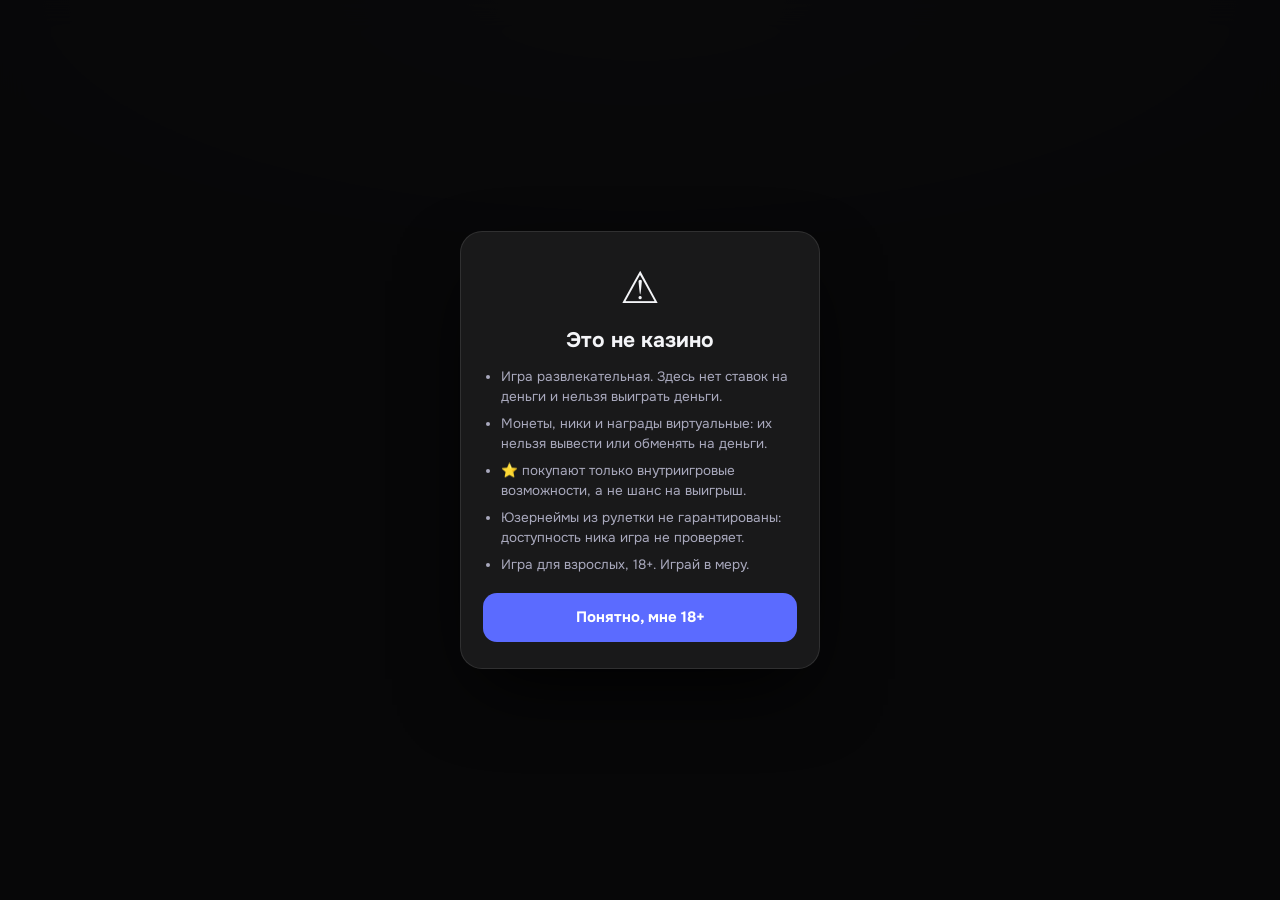
<file: auction.html>
<!DOCTYPE html>
<html lang="ru">
<head>
<meta charset="utf-8">
<meta name="viewport" content="width=device-width,initial-scale=1,viewport-fit=cover">
<meta name="theme-color" content="#0D0B1A">
<title>Аукцион — Нейм-рулетка</title>
<link rel="preconnect" href="https://fonts.googleapis.com">
<link rel="preconnect" href="https://fonts.gstatic.com" crossorigin>
<link href="https://fonts.googleapis.com/css2?family=Unbounded:wght@600;800&family=Onest:wght@400;500;700&display=swap" rel="stylesheet">
<script src="https://telegram.org/js/telegram-web-app.js"></script>
<link rel="stylesheet" href="css/style.css?v=20261112n"><link rel="stylesheet" href="css/v2.css?v=20261102zzzzl"><link rel="stylesheet" href="css/v3.css?v=20261113v"><script>try{if((JSON.parse(localStorage.getItem("nameroulette")||"{}")).ui2!==0)document.documentElement.classList.add("v2")}catch(e){document.documentElement.classList.add("v2")}</script>
</head>
<body data-page="auction">
<div id="boot" aria-hidden="true"><div class="bt-glow"></div><div class="bt-slot" id="btr"></div><div class="bt-sub">Рулетка юзернеймов</div>
<div class="bt-bar"><i id="btb"></i></div><div class="bt-note">Загрузка…</div></div>
<style>
#boot{position:fixed;inset:0;z-index:9999;display:flex;flex-direction:column;align-items:center;justify-content:center;gap:20px;padding:24px;background:radial-gradient(80% 40% at 50% 0,#26262c 0,transparent 70%),#0b0b0e;color:#f4f4f7;font-family:'Unbounded',system-ui,sans-serif;transition:opacity .6s ease,transform .6s ease,filter .6s ease}
#boot.out{opacity:0;transform:scale(1.04);filter:blur(5px);pointer-events:none}
.bt-glow{position:absolute;width:300px;height:300px;border-radius:50%;background:radial-gradient(circle,rgba(255,255,255,.14),transparent 65%);animation:btg 2.6s ease-in-out infinite}
.bt-slot{position:relative;display:flex;gap:6px;padding:12px;border-radius:26px;background:linear-gradient(160deg,#2c2c33,#16161b);border:1px solid rgba(255,255,255,.2);box-shadow:0 14px 40px rgba(0,0,0,.6),0 0 40px rgba(255,255,255,.08);animation:btl .7s cubic-bezier(.3,.9,.3,1) both}
.bt-slot::after{content:"";position:absolute;left:8px;right:8px;top:50%;height:2px;margin-top:-1px;border-radius:2px;background:rgba(255,255,255,.12);pointer-events:none}
.bt-slot b{width:42px;height:66px;display:grid;place-items:center;overflow:hidden;border-radius:12px;background:#0e0e12;border:1px solid rgba(255,255,255,.1);box-shadow:inset 0 8px 14px -8px #000,inset 0 -8px 14px -8px #000}
.bt-slot b span{font:800 32px 'Unbounded',system-ui,sans-serif;color:#8c8c97;font-style:normal;display:block}
.bt-slot b.sp span{animation:btv .11s linear infinite;filter:blur(1.3px)}
.bt-slot b.lk{border-color:rgba(255,255,255,.35);box-shadow:inset 0 8px 14px -8px #000,inset 0 -8px 14px -8px #000,0 0 18px rgba(255,255,255,.16)}
.bt-slot b.lk span{color:#fff;animation:btk .38s cubic-bezier(.3,1.7,.4,1) both}
@keyframes btv{from{transform:translateY(-22%)}to{transform:translateY(22%)}}
@keyframes btk{from{transform:translateY(-45%)}to{transform:none}}
.bt-sub{position:relative;color:#9a9aa5;font:600 12px system-ui,sans-serif;letter-spacing:.18em;text-transform:uppercase}
.bt-bar{position:relative;width:min(220px,64vw);height:4px;border-radius:99px;background:rgba(255,255,255,.1);overflow:hidden}
.bt-bar i{display:block;height:100%;width:6%;border-radius:99px;background:linear-gradient(90deg,#8c8c97,#fff);transition:width .4s ease;position:relative;overflow:hidden}
.bt-bar i::after{content:"";position:absolute;inset:0;background:linear-gradient(90deg,transparent,rgba(255,255,255,.9),transparent);transform:translateX(-100%);animation:btsh 1.2s linear infinite}
.bt-note{position:relative;color:#7c7c88;font:600 12px system-ui,sans-serif;min-height:16px}
@keyframes btl{from{transform:scale(.6);opacity:0}to{transform:none;opacity:1}}
@keyframes btp2{50%{transform:scale(1.06);box-shadow:0 14px 40px rgba(0,0,0,.6),0 0 60px rgba(255,255,255,.18)}}
@keyframes btg{50%{transform:scale(1.15);opacity:.6}}
@keyframes btsh{to{transform:translateX(100%)}}
@media (prefers-reduced-motion:reduce){#boot,#boot *{animation:none!important;transition:opacity .2s!important}}
</style>
<script>
(function(){
  var T0=Date.now(),W='@ROLLY',el=document.getElementById('btr'),bar=document.getElementById('btb'),boot=document.getElementById('boot'),seen=0,done=0;
  try{seen=sessionStorage.getItem('nrboot')==='1'}catch(e){}
  var nav=0;try{nav=sessionStorage.getItem('nr_nav')==='1';sessionStorage.removeItem('nr_nav')}catch(e){}
  if(nav){boot.style.display='none';document.documentElement.className+=' navin'}
  var MIN=seen?450:1900,rm=window.matchMedia&&matchMedia('(prefers-reduced-motion:reduce)').matches;
  var pool='ABCDEFGHJKLMNPRSTUVWXYZ0123456789@#$%',cells=[];
  function lock(c,i){c.firstChild.textContent=W[i];c.className='lk'}
  for(var i=0;i<W.length;i++){var c=document.createElement('b'),sp=document.createElement('span');c.appendChild(sp);sp.textContent=rm?W[i]:pool[Math.floor(Math.random()*pool.length)];c.className=rm?'lk':'sp';cells.push(c);el.appendChild(c)}
  // барабаны крутятся и по очереди останавливаются на слове «@ROLLY»
  var iv=rm?0:setInterval(function(){var t=Date.now()-T0;cells.forEach(function(c,i){if(c.className==='lk')return;
    if(t>(seen?200+i*50:500+i*230))lock(c,i);else c.firstChild.textContent=pool[Math.floor(Math.random()*pool.length)]})},60);
  var pv=setInterval(function(){var p=Math.min(90,6+(Date.now()-T0)/MIN*70);bar.style.width=p+'%'},120);
  function finish(force){
    if(done)return;done=1;
    var wait=force?0:Math.max(0,MIN-(Date.now()-T0));
    // буквы продолжают крутиться до конца; перед закрытием все «защёлкиваются» в слово
    setTimeout(function(){clearInterval(iv);clearInterval(pv);bar.style.width='100%';cells.forEach(function(c,i){if(c.className!=='lk')lock(c,i)});
      setTimeout(function(){boot.className='out';try{sessionStorage.setItem('nrboot','1')}catch(e){}setTimeout(function(){boot.remove()},650)},force?0:seen?120:450)},wait);
  }
  window.bootDone=function(force){
    if(force)return finish(true);
    var go=function(){finish(false)};
    if(document.fonts&&document.fonts.ready){var to=setTimeout(go,1500);document.fonts.ready.then(function(){clearTimeout(to);go()})}else go();
  };
  addEventListener('error',function(){setTimeout(function(){window.bootDone(true)},300)});
  setTimeout(function(){window.bootDone(true)},8000);   // запасной выход: загрузочный экран не должен закрыть игру навсегда
})();
</script>

<canvas id="fx"></canvas>
<div id="vig" aria-hidden="true"></div>
<div class="app">
  <header>
    <div class="brand">
      <button class="prof-btn" id="prof-btn" aria-label="Профиль" aria-pressed="false"><svg viewBox="0 0 24 24" width="22" height="22" fill="none" stroke="currentColor" stroke-width="2.4" stroke-linecap="round" aria-hidden="true"><circle cx="12" cy="8" r="4"/><path d="M4 21c0-4.4 3.6-7 8-7s8 2.6 8 7"/></svg></button>
      <div class="hwho" id="hwho"><b id="hname">Игрок</b><span class="hsub"><span class="hlv">Ур. <u id="hlv">1</u></span><s class="hbar"></s><em>Профиль ›</em></span></div>
    </div>
    <button class="bon-btn" id="bon-btn" aria-label="Бонусы" aria-pressed="false"><svg viewBox="0 0 24 24" width="22" height="22" fill="none" stroke="currentColor" stroke-width="2.4" stroke-linecap="round" stroke-linejoin="round" aria-hidden="true"><rect x="3" y="8" width="18" height="4" rx="1"/><path d="M12 8v13M5 12v8a1 1 0 0 0 1 1h12a1 1 0 0 0 1-1v-8M8 8a2.5 2.5 0 1 1 0-5c2 0 4 2.5 4 5 0-2.5 2-5 4-5a2.5 2.5 0 1 1 0 5"/></svg><i class="dot" hidden></i></button>
    <div class="top"><div class="pill" id="coins"></div><button class="pill spill" id="sbal" aria-label="Звёздный баланс"></button></div>
  </header>

  <section id="tab-game">
    <div id="notes" class="ncards"></div>
    <div id="live" class="livebar" hidden></div>
    <div class="ptabs" id="gsub" role="tablist"></div>
    <div class="reelw"><div id="reels"></div><button class="anpk" id="anpk" aria-haspopup="true" aria-expanded="false" aria-label="Анимация крутки"></button><div class="anmenu" id="anmenu" hidden></div></div>
    <div class="hint" id="idle">Крути, чтобы выбить юзернейм</div>
    <div class="src" id="src" role="group" aria-label="Чем платить"></div>
    <div class="en" id="en"></div>
    <div class="seg" id="seg" role="group" aria-label="Режим"></div>
    <div class="seg two" id="cnt" role="group" aria-label="Сколько открыть"></div>
    <button class="spin" id="spin"></button>
    <div class="spres" id="spres" hidden aria-live="polite"></div>
    <div class="stats"><span id="st-spins"></span><span id="st-best"></span></div>
    <p class="gmage notcas"><b>18+</b> Это не казино. Монеты и ники виртуальные, выиграть или вывести деньги нельзя. <a href="terms.html">Условия</a> · <a href="privacy.html">Конфиденциальность</a></p>
    <div id="cases"></div>
  </section>

  <section id="tab-col" class="list" hidden></section>
  <section id="tab-up" class="list" hidden></section>
  <section id="tab-prof" class="prof" hidden></section>
  <section id="tab-bon" class="list bon" hidden></section>
  <section id="tab-ach" class="list ach-page" hidden></section>
  <section id="tab-show" class="list" hidden></section>
  <section id="tab-top" class="list" hidden></section>
  <section id="tab-clan" class="list" hidden></section>
  <section id="tab-auction" class="list" hidden></section>
  <section id="tab-museum" class="list" hidden></section>
</div>
<nav role="tablist">
  <button role="tab" aria-selected="true" data-tab="game"><svg viewBox="0 0 24 24" fill="none" stroke="currentColor" stroke-width="2.2" stroke-linecap="round" stroke-linejoin="round" aria-hidden="true"><rect x="3" y="3" width="18" height="18" rx="4"/><circle cx="8.5" cy="8.5" r="1.2"/><circle cx="15.5" cy="15.5" r="1.2"/><circle cx="12" cy="12" r="1.2"/></svg><span>Крутить</span></button>
  <button role="tab" aria-selected="false" data-tab="col"><svg viewBox="0 0 24 24" fill="none" stroke="currentColor" stroke-width="2.2" stroke-linecap="round" stroke-linejoin="round" aria-hidden="true"><path d="M3 8l9-5 9 5v8l-9 5-9-5z"/><path d="M3 8l9 5 9-5M12 13v8"/></svg><span>Склад</span></button>
  <button role="tab" aria-selected="false" data-tab="shop"><svg viewBox="0 0 24 24" fill="none" stroke="currentColor" stroke-width="2.2" stroke-linecap="round" stroke-linejoin="round" aria-hidden="true"><path d="M5 8h14l-1 12H6z"/><path d="M9 8V6a3 3 0 0 1 6 0v2"/></svg><span>Магазин</span></button>
  <button role="tab" aria-selected="false" data-tab="top"><svg viewBox="0 0 24 24" fill="none" stroke="currentColor" stroke-width="2.2" stroke-linecap="round" stroke-linejoin="round" aria-hidden="true"><path d="M8 4h8v5a4 4 0 0 1-8 0z"/><path d="M8 6H5a2 2 0 0 0 3 4M16 6h3a2 2 0 0 1-3 4M12 13v4M8 20h8M10 17h4"/></svg><span>Рейтинг</span></button>
  <button role="tab" aria-selected="false" data-tab="more"><svg viewBox="0 0 24 24" fill="none" stroke="currentColor" stroke-width="2.2" stroke-linecap="round" stroke-linejoin="round" aria-hidden="true"><circle cx="5" cy="12" r="1.3"/><circle cx="12" cy="12" r="1.3"/><circle cx="19" cy="12" r="1.3"/></svg><span>Ещё</span></button>
</nav>
<div class="selbar" id="selbar"><span id="selinfo"></span><button class="btn main sm" id="selsell">Продать</button></div>
<div class="toast" id="toast" role="status"></div>

<script src="js/app.js?v=20261113x"></script>
<script src="js/bank.js?v=20261102zzzzl"></script>
<script src="js/season.js?v=20261113m"></script>
</body>
</html>
</file>
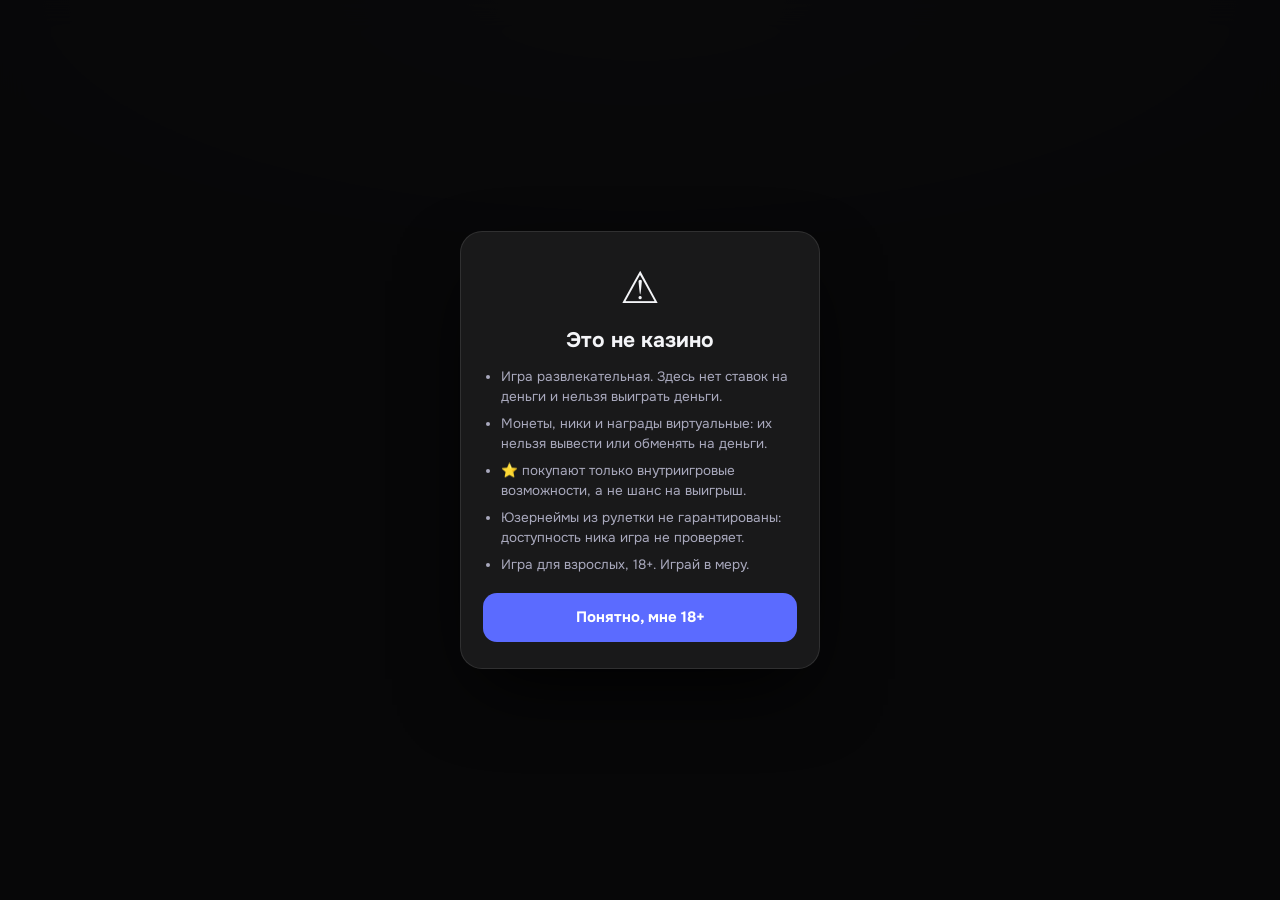
<file: clans.html>
<!DOCTYPE html>
<html lang="ru">
<head>
<meta charset="utf-8">
<meta name="viewport" content="width=device-width,initial-scale=1,viewport-fit=cover">
<meta name="theme-color" content="#0D0B1A">
<title>Кланы — Нейм-рулетка</title>
<link rel="preconnect" href="https://fonts.googleapis.com">
<link rel="preconnect" href="https://fonts.gstatic.com" crossorigin>
<link href="https://fonts.googleapis.com/css2?family=Unbounded:wght@600;800&family=Onest:wght@400;500;700&display=swap" rel="stylesheet">
<script src="https://telegram.org/js/telegram-web-app.js"></script>
<link rel="stylesheet" href="css/style.css?v=20261112n"><link rel="stylesheet" href="css/v2.css?v=20261102zzzzl"><link rel="stylesheet" href="css/v3.css?v=20261113v"><script>try{if((JSON.parse(localStorage.getItem("nameroulette")||"{}")).ui2!==0)document.documentElement.classList.add("v2")}catch(e){document.documentElement.classList.add("v2")}</script>
</head>
<body data-page="clan">
<div id="boot" aria-hidden="true"><div class="bt-glow"></div><div class="bt-slot" id="btr"></div><div class="bt-sub">Рулетка юзернеймов</div>
<div class="bt-bar"><i id="btb"></i></div><div class="bt-note">Загрузка…</div></div>
<style>
#boot{position:fixed;inset:0;z-index:9999;display:flex;flex-direction:column;align-items:center;justify-content:center;gap:20px;padding:24px;background:radial-gradient(80% 40% at 50% 0,#26262c 0,transparent 70%),#0b0b0e;color:#f4f4f7;font-family:'Unbounded',system-ui,sans-serif;transition:opacity .6s ease,transform .6s ease,filter .6s ease}
#boot.out{opacity:0;transform:scale(1.04);filter:blur(5px);pointer-events:none}
.bt-glow{position:absolute;width:300px;height:300px;border-radius:50%;background:radial-gradient(circle,rgba(255,255,255,.14),transparent 65%);animation:btg 2.6s ease-in-out infinite}
.bt-slot{position:relative;display:flex;gap:6px;padding:12px;border-radius:26px;background:linear-gradient(160deg,#2c2c33,#16161b);border:1px solid rgba(255,255,255,.2);box-shadow:0 14px 40px rgba(0,0,0,.6),0 0 40px rgba(255,255,255,.08);animation:btl .7s cubic-bezier(.3,.9,.3,1) both}
.bt-slot::after{content:"";position:absolute;left:8px;right:8px;top:50%;height:2px;margin-top:-1px;border-radius:2px;background:rgba(255,255,255,.12);pointer-events:none}
.bt-slot b{width:42px;height:66px;display:grid;place-items:center;overflow:hidden;border-radius:12px;background:#0e0e12;border:1px solid rgba(255,255,255,.1);box-shadow:inset 0 8px 14px -8px #000,inset 0 -8px 14px -8px #000}
.bt-slot b span{font:800 32px 'Unbounded',system-ui,sans-serif;color:#8c8c97;font-style:normal;display:block}
.bt-slot b.sp span{animation:btv .11s linear infinite;filter:blur(1.3px)}
.bt-slot b.lk{border-color:rgba(255,255,255,.35);box-shadow:inset 0 8px 14px -8px #000,inset 0 -8px 14px -8px #000,0 0 18px rgba(255,255,255,.16)}
.bt-slot b.lk span{color:#fff;animation:btk .38s cubic-bezier(.3,1.7,.4,1) both}
@keyframes btv{from{transform:translateY(-22%)}to{transform:translateY(22%)}}
@keyframes btk{from{transform:translateY(-45%)}to{transform:none}}
.bt-sub{position:relative;color:#9a9aa5;font:600 12px system-ui,sans-serif;letter-spacing:.18em;text-transform:uppercase}
.bt-bar{position:relative;width:min(220px,64vw);height:4px;border-radius:99px;background:rgba(255,255,255,.1);overflow:hidden}
.bt-bar i{display:block;height:100%;width:6%;border-radius:99px;background:linear-gradient(90deg,#8c8c97,#fff);transition:width .4s ease;position:relative;overflow:hidden}
.bt-bar i::after{content:"";position:absolute;inset:0;background:linear-gradient(90deg,transparent,rgba(255,255,255,.9),transparent);transform:translateX(-100%);animation:btsh 1.2s linear infinite}
.bt-note{position:relative;color:#7c7c88;font:600 12px system-ui,sans-serif;min-height:16px}
@keyframes btl{from{transform:scale(.6);opacity:0}to{transform:none;opacity:1}}
@keyframes btp2{50%{transform:scale(1.06);box-shadow:0 14px 40px rgba(0,0,0,.6),0 0 60px rgba(255,255,255,.18)}}
@keyframes btg{50%{transform:scale(1.15);opacity:.6}}
@keyframes btsh{to{transform:translateX(100%)}}
@media (prefers-reduced-motion:reduce){#boot,#boot *{animation:none!important;transition:opacity .2s!important}}
</style>
<script>
(function(){
  var T0=Date.now(),W='@ROLLY',el=document.getElementById('btr'),bar=document.getElementById('btb'),boot=document.getElementById('boot'),seen=0,done=0;
  try{seen=sessionStorage.getItem('nrboot')==='1'}catch(e){}
  var nav=0;try{nav=sessionStorage.getItem('nr_nav')==='1';sessionStorage.removeItem('nr_nav')}catch(e){}
  if(nav){boot.style.display='none';document.documentElement.className+=' navin'}
  var MIN=seen?450:1900,rm=window.matchMedia&&matchMedia('(prefers-reduced-motion:reduce)').matches;
  var pool='ABCDEFGHJKLMNPRSTUVWXYZ0123456789@#$%',cells=[];
  function lock(c,i){c.firstChild.textContent=W[i];c.className='lk'}
  for(var i=0;i<W.length;i++){var c=document.createElement('b'),sp=document.createElement('span');c.appendChild(sp);sp.textContent=rm?W[i]:pool[Math.floor(Math.random()*pool.length)];c.className=rm?'lk':'sp';cells.push(c);el.appendChild(c)}
  // барабаны крутятся и по очереди останавливаются на слове «@ROLLY»
  var iv=rm?0:setInterval(function(){var t=Date.now()-T0;cells.forEach(function(c,i){if(c.className==='lk')return;
    if(t>(seen?200+i*50:500+i*230))lock(c,i);else c.firstChild.textContent=pool[Math.floor(Math.random()*pool.length)]})},60);
  var pv=setInterval(function(){var p=Math.min(90,6+(Date.now()-T0)/MIN*70);bar.style.width=p+'%'},120);
  function finish(force){
    if(done)return;done=1;
    var wait=force?0:Math.max(0,MIN-(Date.now()-T0));
    // буквы продолжают крутиться до конца; перед закрытием все «защёлкиваются» в слово
    setTimeout(function(){clearInterval(iv);clearInterval(pv);bar.style.width='100%';cells.forEach(function(c,i){if(c.className!=='lk')lock(c,i)});
      setTimeout(function(){boot.className='out';try{sessionStorage.setItem('nrboot','1')}catch(e){}setTimeout(function(){boot.remove()},650)},force?0:seen?120:450)},wait);
  }
  window.bootDone=function(force){
    if(force)return finish(true);
    var go=function(){finish(false)};
    if(document.fonts&&document.fonts.ready){var to=setTimeout(go,1500);document.fonts.ready.then(function(){clearTimeout(to);go()})}else go();
  };
  addEventListener('error',function(){setTimeout(function(){window.bootDone(true)},300)});
  setTimeout(function(){window.bootDone(true)},8000);   // запасной выход: загрузочный экран не должен закрыть игру навсегда
})();
</script>

<canvas id="fx"></canvas>
<div id="vig" aria-hidden="true"></div>
<div class="app">
  <header>
    <div class="brand">
      <button class="prof-btn" id="prof-btn" aria-label="Профиль" aria-pressed="false"><svg viewBox="0 0 24 24" width="22" height="22" fill="none" stroke="currentColor" stroke-width="2.4" stroke-linecap="round" aria-hidden="true"><circle cx="12" cy="8" r="4"/><path d="M4 21c0-4.4 3.6-7 8-7s8 2.6 8 7"/></svg></button>
      <div class="hwho" id="hwho"><b id="hname">Игрок</b><span class="hsub"><span class="hlv">Ур. <u id="hlv">1</u></span><s class="hbar"></s><em>Профиль ›</em></span></div>
    </div>
    <button class="bon-btn" id="bon-btn" aria-label="Бонусы" aria-pressed="false"><svg viewBox="0 0 24 24" width="22" height="22" fill="none" stroke="currentColor" stroke-width="2.4" stroke-linecap="round" stroke-linejoin="round" aria-hidden="true"><rect x="3" y="8" width="18" height="4" rx="1"/><path d="M12 8v13M5 12v8a1 1 0 0 0 1 1h12a1 1 0 0 0 1-1v-8M8 8a2.5 2.5 0 1 1 0-5c2 0 4 2.5 4 5 0-2.5 2-5 4-5a2.5 2.5 0 1 1 0 5"/></svg><i class="dot" hidden></i></button>
    <div class="top"><div class="pill" id="coins"></div><button class="pill spill" id="sbal" aria-label="Звёздный баланс"></button></div>
  </header>

  <section id="tab-game">
    <div id="notes" class="ncards"></div>
    <div id="live" class="livebar" hidden></div>
    <div class="ptabs" id="gsub" role="tablist"></div>
    <div class="reelw"><div id="reels"></div><button class="anpk" id="anpk" aria-haspopup="true" aria-expanded="false" aria-label="Анимация крутки"></button><div class="anmenu" id="anmenu" hidden></div></div>
    <div class="hint" id="idle">Крути, чтобы выбить юзернейм</div>
    <div class="src" id="src" role="group" aria-label="Чем платить"></div>
    <div class="en" id="en"></div>
    <div class="seg" id="seg" role="group" aria-label="Режим"></div>
    <div class="seg two" id="cnt" role="group" aria-label="Сколько открыть"></div>
    <button class="spin" id="spin"></button>
    <div class="spres" id="spres" hidden aria-live="polite"></div>
    <div class="stats"><span id="st-spins"></span><span id="st-best"></span></div>
    <p class="gmage notcas"><b>18+</b> Это не казино. Монеты и ники виртуальные, выиграть или вывести деньги нельзя. <a href="terms.html">Условия</a> · <a href="privacy.html">Конфиденциальность</a></p>
    <div id="cases"></div>
  </section>

  <section id="tab-col" class="list" hidden></section>
  <section id="tab-up" class="list" hidden></section>
  <section id="tab-prof" class="prof" hidden></section>
  <section id="tab-bon" class="list bon" hidden></section>
  <section id="tab-ach" class="list ach-page" hidden></section>
  <section id="tab-show" class="list" hidden></section>
  <section id="tab-top" class="list" hidden></section>
  <section id="tab-clan" class="list" hidden></section>
  <section id="tab-market" class="list" hidden></section>
  <section id="tab-museum" class="list" hidden></section>
</div>
<nav role="tablist">
  <button role="tab" aria-selected="true" data-tab="game"><svg viewBox="0 0 24 24" fill="none" stroke="currentColor" stroke-width="2.2" stroke-linecap="round" stroke-linejoin="round" aria-hidden="true"><rect x="3" y="3" width="18" height="18" rx="4"/><circle cx="8.5" cy="8.5" r="1.2"/><circle cx="15.5" cy="15.5" r="1.2"/><circle cx="12" cy="12" r="1.2"/></svg><span>Крутить</span></button>
  <button role="tab" aria-selected="false" data-tab="col"><svg viewBox="0 0 24 24" fill="none" stroke="currentColor" stroke-width="2.2" stroke-linecap="round" stroke-linejoin="round" aria-hidden="true"><path d="M3 8l9-5 9 5v8l-9 5-9-5z"/><path d="M3 8l9 5 9-5M12 13v8"/></svg><span>Склад</span></button>
  <button role="tab" aria-selected="false" data-tab="shop"><svg viewBox="0 0 24 24" fill="none" stroke="currentColor" stroke-width="2.2" stroke-linecap="round" stroke-linejoin="round" aria-hidden="true"><path d="M5 8h14l-1 12H6z"/><path d="M9 8V6a3 3 0 0 1 6 0v2"/></svg><span>Магазин</span></button>
  <button role="tab" aria-selected="false" data-tab="top"><svg viewBox="0 0 24 24" fill="none" stroke="currentColor" stroke-width="2.2" stroke-linecap="round" stroke-linejoin="round" aria-hidden="true"><path d="M8 4h8v5a4 4 0 0 1-8 0z"/><path d="M8 6H5a2 2 0 0 0 3 4M16 6h3a2 2 0 0 1-3 4M12 13v4M8 20h8M10 17h4"/></svg><span>Рейтинг</span></button>
  <button role="tab" aria-selected="false" data-tab="more"><svg viewBox="0 0 24 24" fill="none" stroke="currentColor" stroke-width="2.2" stroke-linecap="round" stroke-linejoin="round" aria-hidden="true"><circle cx="5" cy="12" r="1.3"/><circle cx="12" cy="12" r="1.3"/><circle cx="19" cy="12" r="1.3"/></svg><span>Ещё</span></button>
</nav>
<div class="selbar" id="selbar"><span id="selinfo"></span><button class="btn main sm" id="selsell">Продать</button></div>
<div class="toast" id="toast" role="status"></div>

<script src="js/app.js?v=20261113x"></script>
<script src="js/bank.js?v=20261102zzzzl"></script>
<script src="js/season.js?v=20261113m"></script>
</body>
</html>
</file>
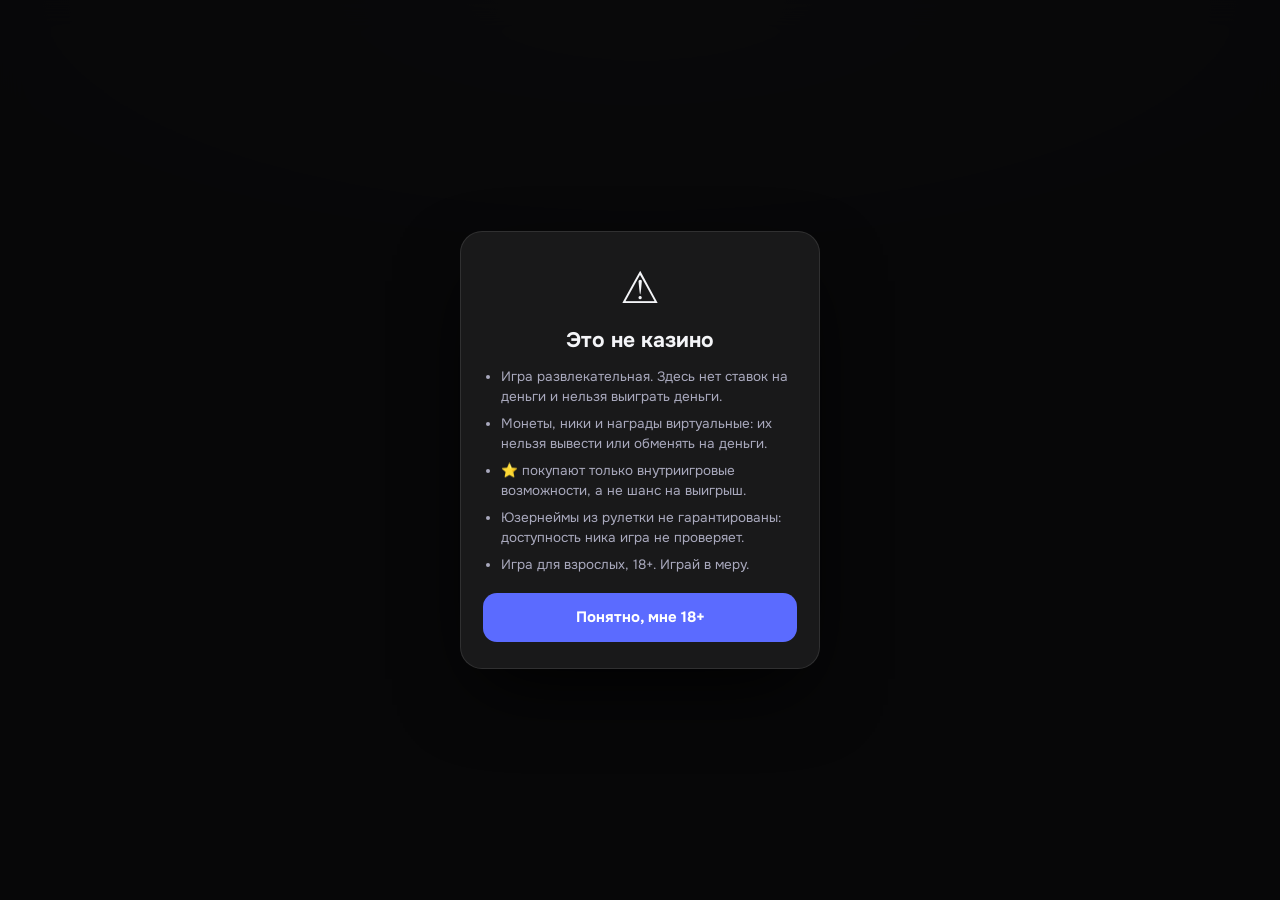
<file: market.html>
<!DOCTYPE html>
<html lang="ru">
<head>
<meta charset="utf-8">
<meta name="viewport" content="width=device-width,initial-scale=1,viewport-fit=cover">
<meta name="theme-color" content="#0D0B1A">
<title>Рынок — Нейм-рулетка</title>
<link rel="preconnect" href="https://fonts.googleapis.com">
<link rel="preconnect" href="https://fonts.gstatic.com" crossorigin>
<link href="https://fonts.googleapis.com/css2?family=Unbounded:wght@600;800&family=Onest:wght@400;500;700&display=swap" rel="stylesheet">
<script src="https://telegram.org/js/telegram-web-app.js"></script>
<link rel="stylesheet" href="css/style.css?v=20261112n"><link rel="stylesheet" href="css/v2.css?v=20261102zzzzl"><link rel="stylesheet" href="css/v3.css?v=20261113v"><script>try{if((JSON.parse(localStorage.getItem("nameroulette")||"{}")).ui2!==0)document.documentElement.classList.add("v2")}catch(e){document.documentElement.classList.add("v2")}</script>
</head>
<body data-page="market">
<div id="boot" aria-hidden="true"><div class="bt-glow"></div><div class="bt-slot" id="btr"></div><div class="bt-sub">Рулетка юзернеймов</div>
<div class="bt-bar"><i id="btb"></i></div><div class="bt-note">Загрузка…</div></div>
<style>
#boot{position:fixed;inset:0;z-index:9999;display:flex;flex-direction:column;align-items:center;justify-content:center;gap:20px;padding:24px;background:radial-gradient(80% 40% at 50% 0,#26262c 0,transparent 70%),#0b0b0e;color:#f4f4f7;font-family:'Unbounded',system-ui,sans-serif;transition:opacity .6s ease,transform .6s ease,filter .6s ease}
#boot.out{opacity:0;transform:scale(1.04);filter:blur(5px);pointer-events:none}
.bt-glow{position:absolute;width:300px;height:300px;border-radius:50%;background:radial-gradient(circle,rgba(255,255,255,.14),transparent 65%);animation:btg 2.6s ease-in-out infinite}
.bt-slot{position:relative;display:flex;gap:6px;padding:12px;border-radius:26px;background:linear-gradient(160deg,#2c2c33,#16161b);border:1px solid rgba(255,255,255,.2);box-shadow:0 14px 40px rgba(0,0,0,.6),0 0 40px rgba(255,255,255,.08);animation:btl .7s cubic-bezier(.3,.9,.3,1) both}
.bt-slot::after{content:"";position:absolute;left:8px;right:8px;top:50%;height:2px;margin-top:-1px;border-radius:2px;background:rgba(255,255,255,.12);pointer-events:none}
.bt-slot b{width:42px;height:66px;display:grid;place-items:center;overflow:hidden;border-radius:12px;background:#0e0e12;border:1px solid rgba(255,255,255,.1);box-shadow:inset 0 8px 14px -8px #000,inset 0 -8px 14px -8px #000}
.bt-slot b span{font:800 32px 'Unbounded',system-ui,sans-serif;color:#8c8c97;font-style:normal;display:block}
.bt-slot b.sp span{animation:btv .11s linear infinite;filter:blur(1.3px)}
.bt-slot b.lk{border-color:rgba(255,255,255,.35);box-shadow:inset 0 8px 14px -8px #000,inset 0 -8px 14px -8px #000,0 0 18px rgba(255,255,255,.16)}
.bt-slot b.lk span{color:#fff;animation:btk .38s cubic-bezier(.3,1.7,.4,1) both}
@keyframes btv{from{transform:translateY(-22%)}to{transform:translateY(22%)}}
@keyframes btk{from{transform:translateY(-45%)}to{transform:none}}
.bt-sub{position:relative;color:#9a9aa5;font:600 12px system-ui,sans-serif;letter-spacing:.18em;text-transform:uppercase}
.bt-bar{position:relative;width:min(220px,64vw);height:4px;border-radius:99px;background:rgba(255,255,255,.1);overflow:hidden}
.bt-bar i{display:block;height:100%;width:6%;border-radius:99px;background:linear-gradient(90deg,#8c8c97,#fff);transition:width .4s ease;position:relative;overflow:hidden}
.bt-bar i::after{content:"";position:absolute;inset:0;background:linear-gradient(90deg,transparent,rgba(255,255,255,.9),transparent);transform:translateX(-100%);animation:btsh 1.2s linear infinite}
.bt-note{position:relative;color:#7c7c88;font:600 12px system-ui,sans-serif;min-height:16px}
@keyframes btl{from{transform:scale(.6);opacity:0}to{transform:none;opacity:1}}
@keyframes btp2{50%{transform:scale(1.06);box-shadow:0 14px 40px rgba(0,0,0,.6),0 0 60px rgba(255,255,255,.18)}}
@keyframes btg{50%{transform:scale(1.15);opacity:.6}}
@keyframes btsh{to{transform:translateX(100%)}}
@media (prefers-reduced-motion:reduce){#boot,#boot *{animation:none!important;transition:opacity .2s!important}}
</style>
<script>
(function(){
  var T0=Date.now(),W='@ROLLY',el=document.getElementById('btr'),bar=document.getElementById('btb'),boot=document.getElementById('boot'),seen=0,done=0;
  try{seen=sessionStorage.getItem('nrboot')==='1'}catch(e){}
  var nav=0;try{nav=sessionStorage.getItem('nr_nav')==='1';sessionStorage.removeItem('nr_nav')}catch(e){}
  if(nav){boot.style.display='none';document.documentElement.className+=' navin'}
  var MIN=seen?450:1900,rm=window.matchMedia&&matchMedia('(prefers-reduced-motion:reduce)').matches;
  var pool='ABCDEFGHJKLMNPRSTUVWXYZ0123456789@#$%',cells=[];
  function lock(c,i){c.firstChild.textContent=W[i];c.className='lk'}
  for(var i=0;i<W.length;i++){var c=document.createElement('b'),sp=document.createElement('span');c.appendChild(sp);sp.textContent=rm?W[i]:pool[Math.floor(Math.random()*pool.length)];c.className=rm?'lk':'sp';cells.push(c);el.appendChild(c)}
  // барабаны крутятся и по очереди останавливаются на слове «@ROLLY»
  var iv=rm?0:setInterval(function(){var t=Date.now()-T0;cells.forEach(function(c,i){if(c.className==='lk')return;
    if(t>(seen?200+i*50:500+i*230))lock(c,i);else c.firstChild.textContent=pool[Math.floor(Math.random()*pool.length)]})},60);
  var pv=setInterval(function(){var p=Math.min(90,6+(Date.now()-T0)/MIN*70);bar.style.width=p+'%'},120);
  function finish(force){
    if(done)return;done=1;
    var wait=force?0:Math.max(0,MIN-(Date.now()-T0));
    // буквы продолжают крутиться до конца; перед закрытием все «защёлкиваются» в слово
    setTimeout(function(){clearInterval(iv);clearInterval(pv);bar.style.width='100%';cells.forEach(function(c,i){if(c.className!=='lk')lock(c,i)});
      setTimeout(function(){boot.className='out';try{sessionStorage.setItem('nrboot','1')}catch(e){}setTimeout(function(){boot.remove()},650)},force?0:seen?120:450)},wait);
  }
  window.bootDone=function(force){
    if(force)return finish(true);
    var go=function(){finish(false)};
    if(document.fonts&&document.fonts.ready){var to=setTimeout(go,1500);document.fonts.ready.then(function(){clearTimeout(to);go()})}else go();
  };
  addEventListener('error',function(){setTimeout(function(){window.bootDone(true)},300)});
  setTimeout(function(){window.bootDone(true)},8000);   // запасной выход: загрузочный экран не должен закрыть игру навсегда
})();
</script>

<canvas id="fx"></canvas>
<div id="vig" aria-hidden="true"></div>
<div class="app">
  <header>
    <div class="brand">
      <button class="prof-btn" id="prof-btn" aria-label="Профиль" aria-pressed="false"><svg viewBox="0 0 24 24" width="22" height="22" fill="none" stroke="currentColor" stroke-width="2.4" stroke-linecap="round" aria-hidden="true"><circle cx="12" cy="8" r="4"/><path d="M4 21c0-4.4 3.6-7 8-7s8 2.6 8 7"/></svg></button>
      <div class="hwho" id="hwho"><b id="hname">Игрок</b><span class="hsub"><span class="hlv">Ур. <u id="hlv">1</u></span><s class="hbar"></s><em>Профиль ›</em></span></div>
    </div>
    <button class="bon-btn" id="bon-btn" aria-label="Бонусы" aria-pressed="false"><svg viewBox="0 0 24 24" width="22" height="22" fill="none" stroke="currentColor" stroke-width="2.4" stroke-linecap="round" stroke-linejoin="round" aria-hidden="true"><rect x="3" y="8" width="18" height="4" rx="1"/><path d="M12 8v13M5 12v8a1 1 0 0 0 1 1h12a1 1 0 0 0 1-1v-8M8 8a2.5 2.5 0 1 1 0-5c2 0 4 2.5 4 5 0-2.5 2-5 4-5a2.5 2.5 0 1 1 0 5"/></svg><i class="dot" hidden></i></button>
    <div class="top"><div class="pill" id="coins"></div><button class="pill spill" id="sbal" aria-label="Звёздный баланс"></button></div>
  </header>

  <section id="tab-game">
    <div id="notes" class="ncards"></div>
    <div id="live" class="livebar" hidden></div>
    <div class="ptabs" id="gsub" role="tablist"></div>
    <div class="reelw"><div id="reels"></div><button class="anpk" id="anpk" aria-haspopup="true" aria-expanded="false" aria-label="Анимация крутки"></button><div class="anmenu" id="anmenu" hidden></div></div>
    <div class="hint" id="idle">Крути, чтобы выбить юзернейм</div>
    <div class="src" id="src" role="group" aria-label="Чем платить"></div>
    <div class="en" id="en"></div>
    <div class="seg" id="seg" role="group" aria-label="Режим"></div>
    <div class="seg two" id="cnt" role="group" aria-label="Сколько открыть"></div>
    <button class="spin" id="spin"></button>
    <div class="spres" id="spres" hidden aria-live="polite"></div>
    <div class="stats"><span id="st-spins"></span><span id="st-best"></span></div>
    <p class="gmage notcas"><b>18+</b> Это не казино. Монеты и ники виртуальные, выиграть или вывести деньги нельзя. <a href="terms.html">Условия</a> · <a href="privacy.html">Конфиденциальность</a></p>
    <div id="cases"></div>
  </section>

  <section id="tab-col" class="list" hidden></section>
  <section id="tab-up" class="list" hidden></section>
  <section id="tab-prof" class="prof" hidden></section>
  <section id="tab-bon" class="list bon" hidden></section>
  <section id="tab-ach" class="list ach-page" hidden></section>
  <section id="tab-show" class="list" hidden></section>
  <section id="tab-top" class="list" hidden></section>
  <section id="tab-clan" class="list" hidden></section>
  <section id="tab-market" class="list" hidden></section>
  <section id="tab-museum" class="list" hidden></section>
</div>
<nav role="tablist">
  <button role="tab" aria-selected="true" data-tab="game"><svg viewBox="0 0 24 24" fill="none" stroke="currentColor" stroke-width="2.2" stroke-linecap="round" stroke-linejoin="round" aria-hidden="true"><rect x="3" y="3" width="18" height="18" rx="4"/><circle cx="8.5" cy="8.5" r="1.2"/><circle cx="15.5" cy="15.5" r="1.2"/><circle cx="12" cy="12" r="1.2"/></svg><span>Крутить</span></button>
  <button role="tab" aria-selected="false" data-tab="col"><svg viewBox="0 0 24 24" fill="none" stroke="currentColor" stroke-width="2.2" stroke-linecap="round" stroke-linejoin="round" aria-hidden="true"><path d="M3 8l9-5 9 5v8l-9 5-9-5z"/><path d="M3 8l9 5 9-5M12 13v8"/></svg><span>Склад</span></button>
  <button role="tab" aria-selected="false" data-tab="shop"><svg viewBox="0 0 24 24" fill="none" stroke="currentColor" stroke-width="2.2" stroke-linecap="round" stroke-linejoin="round" aria-hidden="true"><path d="M5 8h14l-1 12H6z"/><path d="M9 8V6a3 3 0 0 1 6 0v2"/></svg><span>Магазин</span></button>
  <button role="tab" aria-selected="false" data-tab="top"><svg viewBox="0 0 24 24" fill="none" stroke="currentColor" stroke-width="2.2" stroke-linecap="round" stroke-linejoin="round" aria-hidden="true"><path d="M8 4h8v5a4 4 0 0 1-8 0z"/><path d="M8 6H5a2 2 0 0 0 3 4M16 6h3a2 2 0 0 1-3 4M12 13v4M8 20h8M10 17h4"/></svg><span>Рейтинг</span></button>
  <button role="tab" aria-selected="false" data-tab="more"><svg viewBox="0 0 24 24" fill="none" stroke="currentColor" stroke-width="2.2" stroke-linecap="round" stroke-linejoin="round" aria-hidden="true"><circle cx="5" cy="12" r="1.3"/><circle cx="12" cy="12" r="1.3"/><circle cx="19" cy="12" r="1.3"/></svg><span>Ещё</span></button>
</nav>
<div class="selbar" id="selbar"><span id="selinfo"></span><button class="btn main sm" id="selsell">Продать</button></div>
<div class="toast" id="toast" role="status"></div>

<script src="js/app.js?v=20261113x"></script>
<script src="js/bank.js?v=20261102zzzzl"></script>
<script src="js/season.js?v=20261113m"></script>
</body>
</html>
</file>
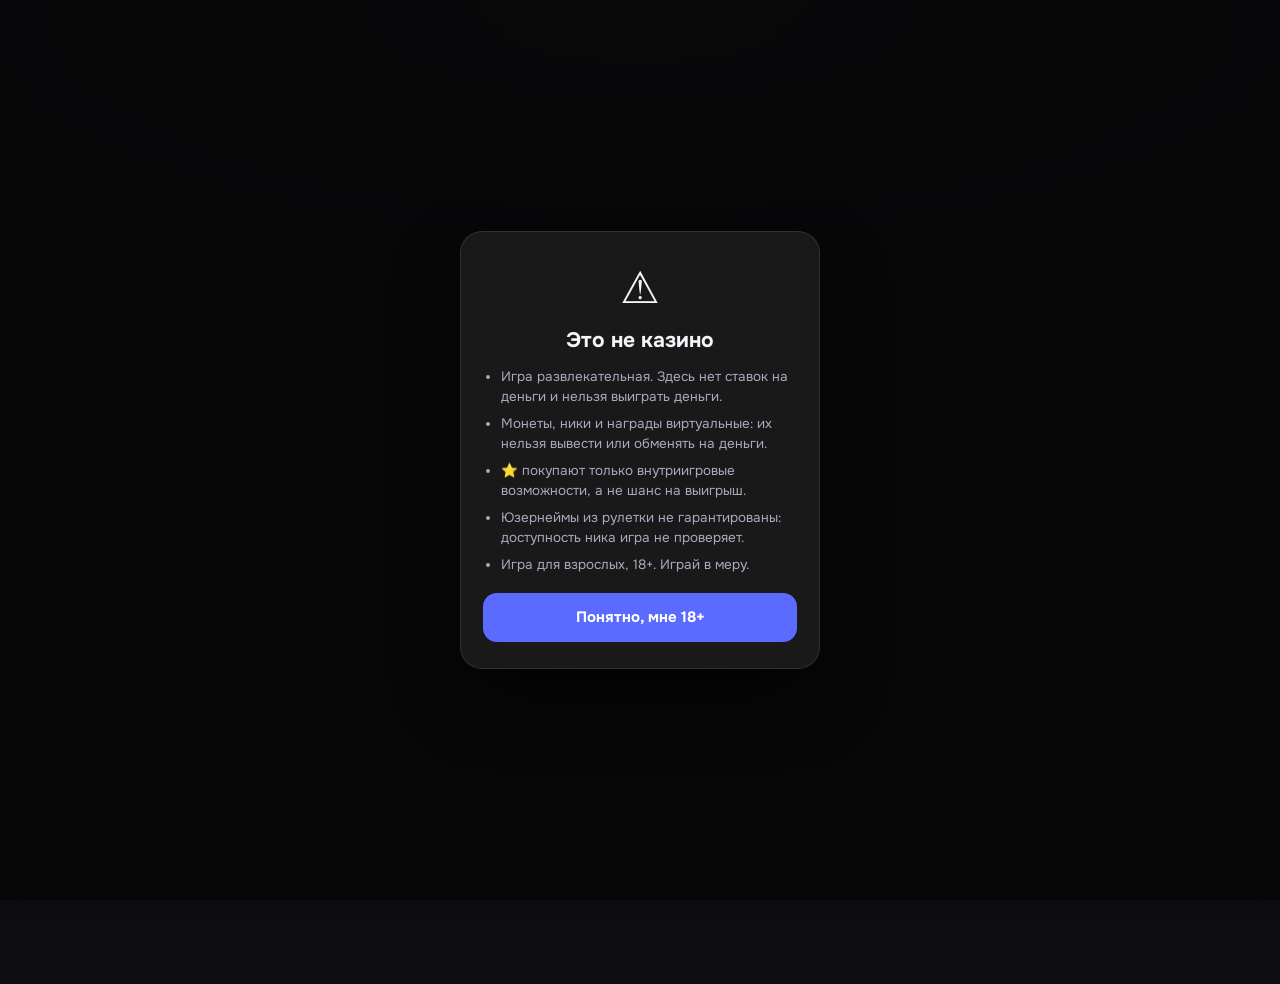
<file: museum.html>
<!DOCTYPE html>
<html lang="ru">
<head>
<meta charset="utf-8">
<meta name="viewport" content="width=device-width,initial-scale=1,viewport-fit=cover">
<meta name="theme-color" content="#0D0B1A">
<title>Музей — Нейм-рулетка</title>
<link rel="preconnect" href="https://fonts.googleapis.com">
<link rel="preconnect" href="https://fonts.gstatic.com" crossorigin>
<link href="https://fonts.googleapis.com/css2?family=Unbounded:wght@600;800&family=Onest:wght@400;500;700&display=swap" rel="stylesheet">
<script src="https://telegram.org/js/telegram-web-app.js"></script>
<link rel="stylesheet" href="css/style.css?v=20261112n"><link rel="stylesheet" href="css/v2.css?v=20261102zzzzl"><link rel="stylesheet" href="css/v3.css?v=20261113v"><script>try{if((JSON.parse(localStorage.getItem("nameroulette")||"{}")).ui2!==0)document.documentElement.classList.add("v2")}catch(e){document.documentElement.classList.add("v2")}</script>
</head>
<body data-page="museum">
<div id="boot" aria-hidden="true"><div class="bt-glow"></div><div class="bt-slot" id="btr"></div><div class="bt-sub">Рулетка юзернеймов</div>
<div class="bt-bar"><i id="btb"></i></div><div class="bt-note">Загрузка…</div></div>
<style>
#boot{position:fixed;inset:0;z-index:9999;display:flex;flex-direction:column;align-items:center;justify-content:center;gap:20px;padding:24px;background:radial-gradient(80% 40% at 50% 0,#26262c 0,transparent 70%),#0b0b0e;color:#f4f4f7;font-family:'Unbounded',system-ui,sans-serif;transition:opacity .6s ease,transform .6s ease,filter .6s ease}
#boot.out{opacity:0;transform:scale(1.04);filter:blur(5px);pointer-events:none}
.bt-glow{position:absolute;width:300px;height:300px;border-radius:50%;background:radial-gradient(circle,rgba(255,255,255,.14),transparent 65%);animation:btg 2.6s ease-in-out infinite}
.bt-slot{position:relative;display:flex;gap:6px;padding:12px;border-radius:26px;background:linear-gradient(160deg,#2c2c33,#16161b);border:1px solid rgba(255,255,255,.2);box-shadow:0 14px 40px rgba(0,0,0,.6),0 0 40px rgba(255,255,255,.08);animation:btl .7s cubic-bezier(.3,.9,.3,1) both}
.bt-slot::after{content:"";position:absolute;left:8px;right:8px;top:50%;height:2px;margin-top:-1px;border-radius:2px;background:rgba(255,255,255,.12);pointer-events:none}
.bt-slot b{width:42px;height:66px;display:grid;place-items:center;overflow:hidden;border-radius:12px;background:#0e0e12;border:1px solid rgba(255,255,255,.1);box-shadow:inset 0 8px 14px -8px #000,inset 0 -8px 14px -8px #000}
.bt-slot b span{font:800 32px 'Unbounded',system-ui,sans-serif;color:#8c8c97;font-style:normal;display:block}
.bt-slot b.sp span{animation:btv .11s linear infinite;filter:blur(1.3px)}
.bt-slot b.lk{border-color:rgba(255,255,255,.35);box-shadow:inset 0 8px 14px -8px #000,inset 0 -8px 14px -8px #000,0 0 18px rgba(255,255,255,.16)}
.bt-slot b.lk span{color:#fff;animation:btk .38s cubic-bezier(.3,1.7,.4,1) both}
@keyframes btv{from{transform:translateY(-22%)}to{transform:translateY(22%)}}
@keyframes btk{from{transform:translateY(-45%)}to{transform:none}}
.bt-sub{position:relative;color:#9a9aa5;font:600 12px system-ui,sans-serif;letter-spacing:.18em;text-transform:uppercase}
.bt-bar{position:relative;width:min(220px,64vw);height:4px;border-radius:99px;background:rgba(255,255,255,.1);overflow:hidden}
.bt-bar i{display:block;height:100%;width:6%;border-radius:99px;background:linear-gradient(90deg,#8c8c97,#fff);transition:width .4s ease;position:relative;overflow:hidden}
.bt-bar i::after{content:"";position:absolute;inset:0;background:linear-gradient(90deg,transparent,rgba(255,255,255,.9),transparent);transform:translateX(-100%);animation:btsh 1.2s linear infinite}
.bt-note{position:relative;color:#7c7c88;font:600 12px system-ui,sans-serif;min-height:16px}
@keyframes btl{from{transform:scale(.6);opacity:0}to{transform:none;opacity:1}}
@keyframes btp2{50%{transform:scale(1.06);box-shadow:0 14px 40px rgba(0,0,0,.6),0 0 60px rgba(255,255,255,.18)}}
@keyframes btg{50%{transform:scale(1.15);opacity:.6}}
@keyframes btsh{to{transform:translateX(100%)}}
@media (prefers-reduced-motion:reduce){#boot,#boot *{animation:none!important;transition:opacity .2s!important}}
</style>
<script>
(function(){
  var T0=Date.now(),W='@ROLLY',el=document.getElementById('btr'),bar=document.getElementById('btb'),boot=document.getElementById('boot'),seen=0,done=0;
  try{seen=sessionStorage.getItem('nrboot')==='1'}catch(e){}
  var nav=0;try{nav=sessionStorage.getItem('nr_nav')==='1';sessionStorage.removeItem('nr_nav')}catch(e){}
  if(nav){boot.style.display='none';document.documentElement.className+=' navin'}
  var MIN=seen?450:1900,rm=window.matchMedia&&matchMedia('(prefers-reduced-motion:reduce)').matches;
  var pool='ABCDEFGHJKLMNPRSTUVWXYZ0123456789@#$%',cells=[];
  function lock(c,i){c.firstChild.textContent=W[i];c.className='lk'}
  for(var i=0;i<W.length;i++){var c=document.createElement('b'),sp=document.createElement('span');c.appendChild(sp);sp.textContent=rm?W[i]:pool[Math.floor(Math.random()*pool.length)];c.className=rm?'lk':'sp';cells.push(c);el.appendChild(c)}
  // барабаны крутятся и по очереди останавливаются на слове «@ROLLY»
  var iv=rm?0:setInterval(function(){var t=Date.now()-T0;cells.forEach(function(c,i){if(c.className==='lk')return;
    if(t>(seen?200+i*50:500+i*230))lock(c,i);else c.firstChild.textContent=pool[Math.floor(Math.random()*pool.length)]})},60);
  var pv=setInterval(function(){var p=Math.min(90,6+(Date.now()-T0)/MIN*70);bar.style.width=p+'%'},120);
  function finish(force){
    if(done)return;done=1;
    var wait=force?0:Math.max(0,MIN-(Date.now()-T0));
    // буквы продолжают крутиться до конца; перед закрытием все «защёлкиваются» в слово
    setTimeout(function(){clearInterval(iv);clearInterval(pv);bar.style.width='100%';cells.forEach(function(c,i){if(c.className!=='lk')lock(c,i)});
      setTimeout(function(){boot.className='out';try{sessionStorage.setItem('nrboot','1')}catch(e){}setTimeout(function(){boot.remove()},650)},force?0:seen?120:450)},wait);
  }
  window.bootDone=function(force){
    if(force)return finish(true);
    var go=function(){finish(false)};
    if(document.fonts&&document.fonts.ready){var to=setTimeout(go,1500);document.fonts.ready.then(function(){clearTimeout(to);go()})}else go();
  };
  addEventListener('error',function(){setTimeout(function(){window.bootDone(true)},300)});
  setTimeout(function(){window.bootDone(true)},8000);   // запасной выход: загрузочный экран не должен закрыть игру навсегда
})();
</script>

<canvas id="fx"></canvas>
<div id="vig" aria-hidden="true"></div>
<div class="app">
  <header>
    <div class="brand">
      <button class="prof-btn" id="prof-btn" aria-label="Профиль" aria-pressed="false"><svg viewBox="0 0 24 24" width="22" height="22" fill="none" stroke="currentColor" stroke-width="2.4" stroke-linecap="round" aria-hidden="true"><circle cx="12" cy="8" r="4"/><path d="M4 21c0-4.4 3.6-7 8-7s8 2.6 8 7"/></svg></button>
      <div class="hwho" id="hwho"><b id="hname">Игрок</b><span class="hsub"><span class="hlv">Ур. <u id="hlv">1</u></span><s class="hbar"></s><em>Профиль ›</em></span></div>
    </div>
    <button class="bon-btn" id="bon-btn" aria-label="Бонусы" aria-pressed="false"><svg viewBox="0 0 24 24" width="22" height="22" fill="none" stroke="currentColor" stroke-width="2.4" stroke-linecap="round" stroke-linejoin="round" aria-hidden="true"><rect x="3" y="8" width="18" height="4" rx="1"/><path d="M12 8v13M5 12v8a1 1 0 0 0 1 1h12a1 1 0 0 0 1-1v-8M8 8a2.5 2.5 0 1 1 0-5c2 0 4 2.5 4 5 0-2.5 2-5 4-5a2.5 2.5 0 1 1 0 5"/></svg><i class="dot" hidden></i></button>
    <div class="top"><div class="pill" id="coins"></div><button class="pill spill" id="sbal" aria-label="Звёздный баланс"></button></div>
  </header>

  <section id="tab-game">
    <div id="notes" class="ncards"></div>
    <div id="live" class="livebar" hidden></div>
    <div class="ptabs" id="gsub" role="tablist"></div>
    <div class="reelw"><div id="reels"></div><button class="anpk" id="anpk" aria-haspopup="true" aria-expanded="false" aria-label="Анимация крутки"></button><div class="anmenu" id="anmenu" hidden></div></div>
    <div class="hint" id="idle">Крути, чтобы выбить юзернейм</div>
    <div class="src" id="src" role="group" aria-label="Чем платить"></div>
    <div class="en" id="en"></div>
    <div class="seg" id="seg" role="group" aria-label="Режим"></div>
    <div class="seg two" id="cnt" role="group" aria-label="Сколько открыть"></div>
    <button class="spin" id="spin"></button>
    <div class="spres" id="spres" hidden aria-live="polite"></div>
    <div class="stats"><span id="st-spins"></span><span id="st-best"></span></div>
    <p class="gmage notcas"><b>18+</b> Это не казино. Монеты и ники виртуальные, выиграть или вывести деньги нельзя. <a href="terms.html">Условия</a> · <a href="privacy.html">Конфиденциальность</a></p>
    <div id="cases"></div>
  </section>

  <section id="tab-col" class="list" hidden></section>
  <section id="tab-up" class="list" hidden></section>
  <section id="tab-prof" class="prof" hidden></section>
  <section id="tab-bon" class="list bon" hidden></section>
  <section id="tab-ach" class="list ach-page" hidden></section>
  <section id="tab-show" class="list" hidden></section>
  <section id="tab-top" class="list" hidden></section>
  <section id="tab-clan" class="list" hidden></section>
  <section id="tab-market" class="list" hidden></section>
  <section id="tab-museum" class="list" hidden></section>
</div>
<nav role="tablist">
  <button role="tab" aria-selected="true" data-tab="game"><svg viewBox="0 0 24 24" fill="none" stroke="currentColor" stroke-width="2.2" stroke-linecap="round" stroke-linejoin="round" aria-hidden="true"><rect x="3" y="3" width="18" height="18" rx="4"/><circle cx="8.5" cy="8.5" r="1.2"/><circle cx="15.5" cy="15.5" r="1.2"/><circle cx="12" cy="12" r="1.2"/></svg><span>Крутить</span></button>
  <button role="tab" aria-selected="false" data-tab="col"><svg viewBox="0 0 24 24" fill="none" stroke="currentColor" stroke-width="2.2" stroke-linecap="round" stroke-linejoin="round" aria-hidden="true"><path d="M3 8l9-5 9 5v8l-9 5-9-5z"/><path d="M3 8l9 5 9-5M12 13v8"/></svg><span>Склад</span></button>
  <button role="tab" aria-selected="false" data-tab="shop"><svg viewBox="0 0 24 24" fill="none" stroke="currentColor" stroke-width="2.2" stroke-linecap="round" stroke-linejoin="round" aria-hidden="true"><path d="M5 8h14l-1 12H6z"/><path d="M9 8V6a3 3 0 0 1 6 0v2"/></svg><span>Магазин</span></button>
  <button role="tab" aria-selected="false" data-tab="top"><svg viewBox="0 0 24 24" fill="none" stroke="currentColor" stroke-width="2.2" stroke-linecap="round" stroke-linejoin="round" aria-hidden="true"><path d="M8 4h8v5a4 4 0 0 1-8 0z"/><path d="M8 6H5a2 2 0 0 0 3 4M16 6h3a2 2 0 0 1-3 4M12 13v4M8 20h8M10 17h4"/></svg><span>Рейтинг</span></button>
  <button role="tab" aria-selected="false" data-tab="more"><svg viewBox="0 0 24 24" fill="none" stroke="currentColor" stroke-width="2.2" stroke-linecap="round" stroke-linejoin="round" aria-hidden="true"><circle cx="5" cy="12" r="1.3"/><circle cx="12" cy="12" r="1.3"/><circle cx="19" cy="12" r="1.3"/></svg><span>Ещё</span></button>
</nav>
<div class="selbar" id="selbar"><span id="selinfo"></span><button class="btn main sm" id="selsell">Продать</button></div>
<div class="toast" id="toast" role="status"></div>

<script src="js/app.js?v=20261113x"></script>
<script src="js/bank.js?v=20261102zzzzl"></script>
<script src="js/season.js?v=20261113m"></script>
</body>
</html>
</file>
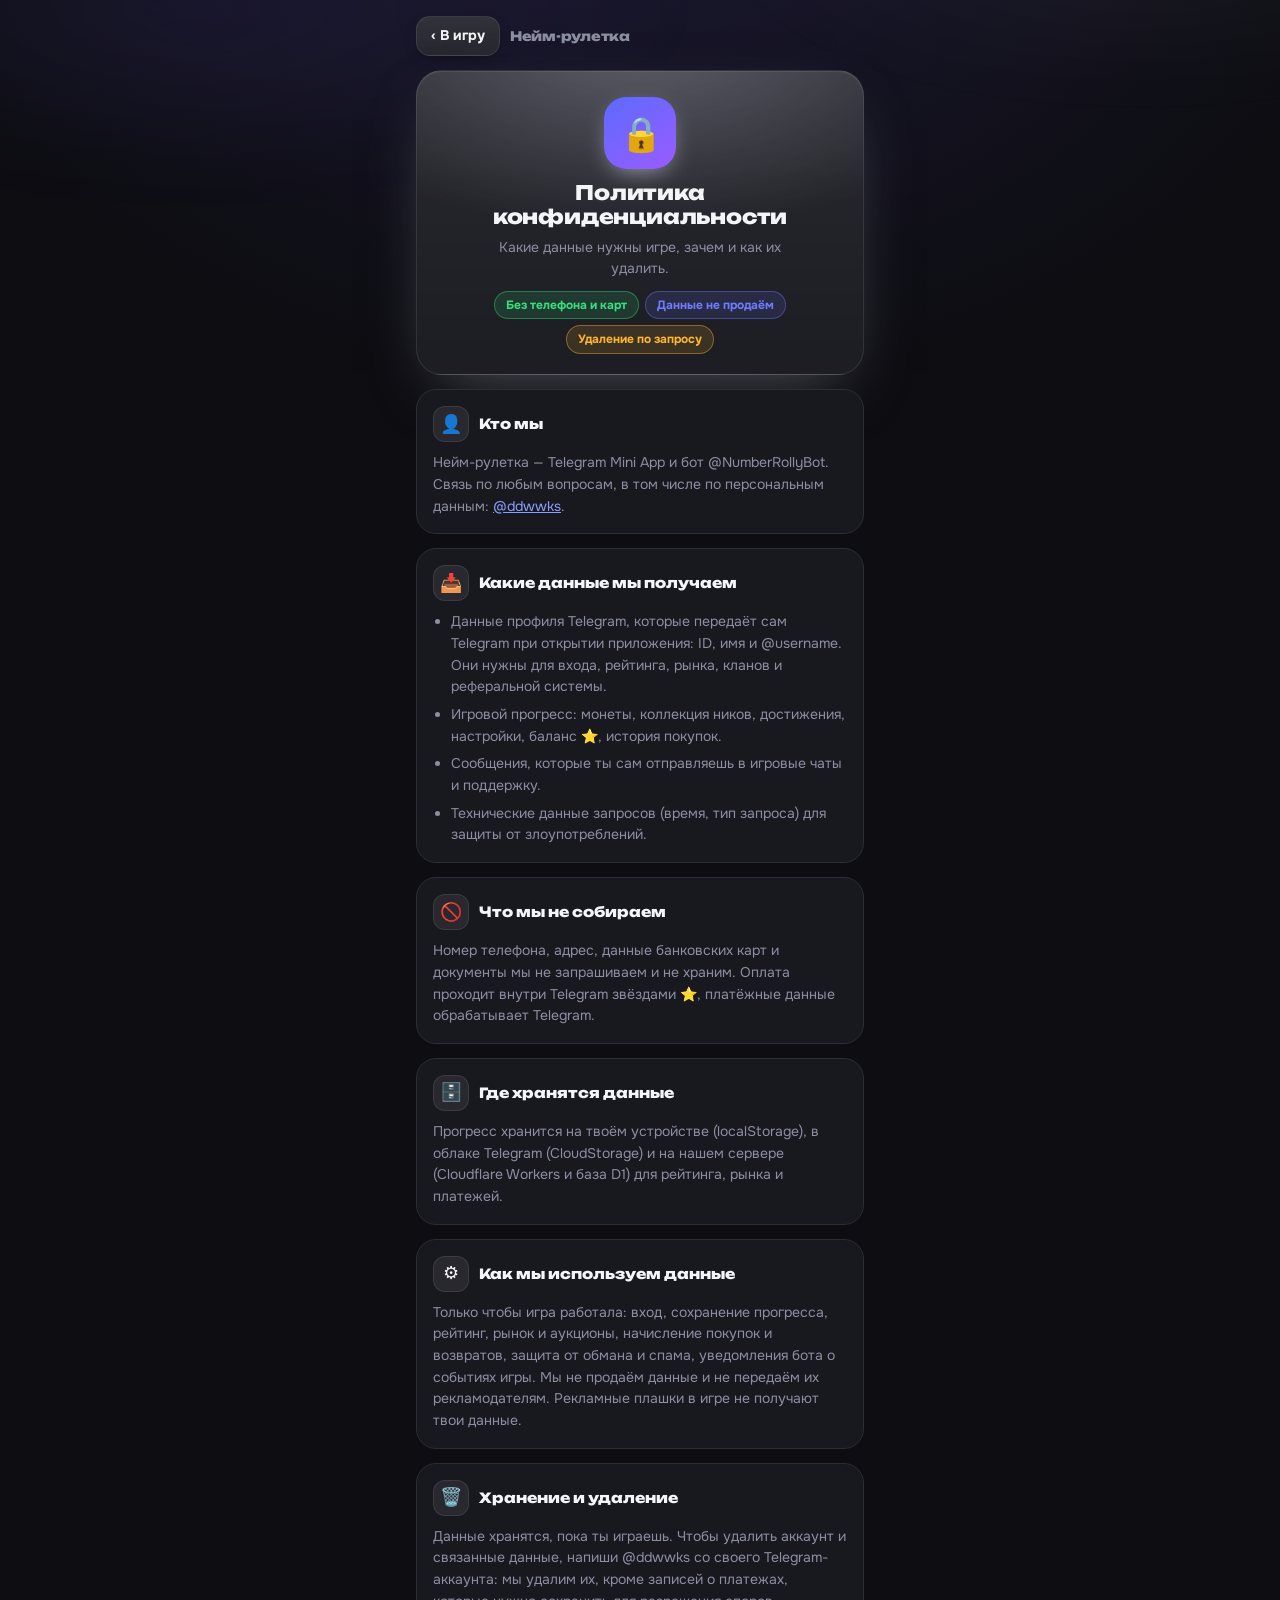
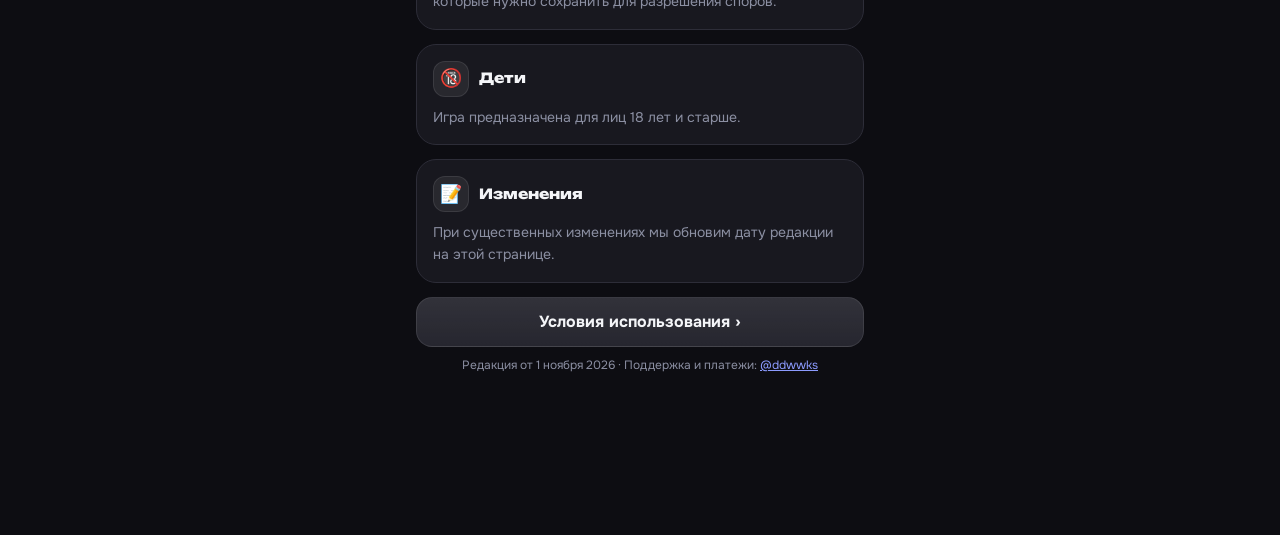
<file: privacy.html>
<!DOCTYPE html>
<html lang="ru" class="v2">
<head>
<meta charset="utf-8">
<meta name="viewport" content="width=device-width,initial-scale=1,viewport-fit=cover">
<meta name="theme-color" content="#0D0B1A">
<meta name="robots" content="noindex">
<title>Политика конфиденциальности · Нейм-рулетка</title>
<link rel="preconnect" href="https://fonts.googleapis.com">
<link rel="preconnect" href="https://fonts.gstatic.com" crossorigin>
<link href="https://fonts.googleapis.com/css2?family=Unbounded:wght@600;800&family=Onest:wght@400;500;700&display=swap" rel="stylesheet">
<link rel="stylesheet" href="css/style.css?v=20261112n"><link rel="stylesheet" href="css/v2.css?v=20261102zzzzl"><link rel="stylesheet" href="css/v3.css?v=20261113v">
<style>
.lgp{padding-bottom:44px}
.lgp .top{display:flex;align-items:center;gap:10px;margin-bottom:14px}
.lgp .back{flex:none;display:inline-flex;align-items:center;gap:6px;padding:9px 14px;border-radius:14px;color:var(--fg);text-decoration:none;font-weight:700;font-size:14px;background:var(--glass),var(--tile);border:1px solid var(--ring);box-shadow:0 6px 16px -8px rgba(0,0,0,.6)}
.lgp .back:active{transform:scale(.97)}
.lgp .brandm{font:800 13px var(--head);letter-spacing:-.02em;color:var(--mute)}
.hero{position:relative;overflow:hidden;text-align:center;padding:26px 18px 20px;margin-bottom:14px;border-radius:26px;border:1px solid var(--ring);background:radial-gradient(120% 90% at 50% -10%,color-mix(in srgb,var(--blue) 42%,transparent),transparent 70%),var(--glass),var(--paper);box-shadow:0 24px 60px -26px color-mix(in srgb,var(--blue) 55%,#000),0 1px 0 rgba(255,255,255,.08) inset;animation:lgup .5s both}
.hero .badge{width:72px;height:72px;margin:0 auto 12px;border-radius:22px;display:grid;place-items:center;font-size:34px;background:linear-gradient(145deg,#5B6BFF,#9B5BFF);box-shadow:0 0 0 3px #4B4399,0 14px 34px rgba(91,107,255,.45)}
.hero h1{font:800 20px/1.2 var(--head);letter-spacing:-.02em;margin-bottom:8px}
.hero p{color:var(--mute);font-size:14px;line-height:1.5;max-width:330px;margin:0 auto 12px}
.chips{display:flex;flex-wrap:wrap;gap:6px;justify-content:center}
.chip{padding:5px 11px;border-radius:999px;font-size:12px;font-weight:700;color:var(--c);background:color-mix(in srgb,var(--c) 14%,transparent);border:1px solid color-mix(in srgb,var(--c) 40%,transparent)}
.lg{animation:lgup .5s var(--d,0ms) both}
.lgh{display:flex;align-items:center;gap:10px;margin-bottom:10px}
.lgh h3{margin:0;font:800 14px/1.3 var(--head)}
.lgi{flex:none;width:36px;height:36px;border-radius:12px;display:grid;place-items:center;font-size:18px;background:rgba(255,255,255,.07);border:1px solid var(--ring)}
.lg p,.lg li{color:var(--mute);font-size:14px;line-height:1.55}
.lg p+p{margin-top:8px}
.lg ul{margin:0;padding-left:18px}
.lg li{margin-bottom:6px}.lg li:last-child{margin-bottom:0}
.lg b{color:var(--fg)}
.lg a,.lgp .foot a{color:#8C9BFF}
.lg.warn{border-color:color-mix(in srgb,#FFB62E 55%,transparent);background:linear-gradient(180deg,rgba(255,182,46,.10),rgba(255,182,46,.02)),var(--paper)}
.lgp .foot{margin:8px 4px 0;font-size:12px;color:var(--mute);text-align:center;line-height:1.7}
.lgp .alt{display:block;margin:14px 0 0;padding:13px;text-align:center;border-radius:16px;text-decoration:none;font-weight:700;color:var(--fg);background:var(--glass),var(--tile);border:1px solid var(--ring)}
@keyframes lgup{from{opacity:0;transform:translateY(10px)}}
@media (prefers-reduced-motion:reduce){.hero,.lg{animation:none}}
</style>
</head>
<body>
<div class="app lgp">
  <div class="top"><a class="back" href="index.html" id="bk">‹ В игру</a><span class="brandm">Нейм-рулетка</span></div>
  <div class="hero"><div class="badge">🔒</div><h1>Политика конфиденциальности</h1><p>Какие данные нужны игре, зачем и как их удалить.</p><div class="chips"><span class="chip" style="--c:#36E07C">Без телефона и карт</span><span class="chip" style="--c:#6E7BFF">Данные не продаём</span><span class="chip" style="--c:#FFB62E">Удаление по запросу</span></div></div>
<section class="pcard lg" style="--d:0ms"><div class="lgh"><span class="lgi">👤</span><h3>Кто мы</h3></div><p>Нейм-рулетка — Telegram Mini App и бот @NumberRollyBot. Связь по любым вопросам, в том числе по персональным данным: <a href="https://t.me/ddwwks">@ddwwks</a>.</p></section>
<section class="pcard lg" style="--d:45ms"><div class="lgh"><span class="lgi">📥</span><h3>Какие данные мы получаем</h3></div><ul><li>Данные профиля Telegram, которые передаёт сам Telegram при открытии приложения: ID, имя и @username. Они нужны для входа, рейтинга, рынка, кланов и реферальной системы.</li><li>Игровой прогресс: монеты, коллекция ников, достижения, настройки, баланс ⭐, история покупок.</li><li>Сообщения, которые ты сам отправляешь в игровые чаты и поддержку.</li><li>Технические данные запросов (время, тип запроса) для защиты от злоупотреблений.</li></ul></section>
<section class="pcard lg" style="--d:90ms"><div class="lgh"><span class="lgi">🚫</span><h3>Что мы не собираем</h3></div><p>Номер телефона, адрес, данные банковских карт и документы мы не запрашиваем и не храним. Оплата проходит внутри Telegram звёздами ⭐, платёжные данные обрабатывает Telegram.</p></section>
<section class="pcard lg" style="--d:135ms"><div class="lgh"><span class="lgi">🗄️</span><h3>Где хранятся данные</h3></div><p>Прогресс хранится на твоём устройстве (localStorage), в облаке Telegram (CloudStorage) и на нашем сервере (Cloudflare Workers и база D1) для рейтинга, рынка и платежей.</p></section>
<section class="pcard lg" style="--d:180ms"><div class="lgh"><span class="lgi">⚙️</span><h3>Как мы используем данные</h3></div><p>Только чтобы игра работала: вход, сохранение прогресса, рейтинг, рынок и аукционы, начисление покупок и возвратов, защита от обмана и спама, уведомления бота о событиях игры. Мы не продаём данные и не передаём их рекламодателям. Рекламные плашки в игре не получают твои данные.</p></section>
<section class="pcard lg" style="--d:225ms"><div class="lgh"><span class="lgi">🗑️</span><h3>Хранение и удаление</h3></div><p>Данные хранятся, пока ты играешь. Чтобы удалить аккаунт и связанные данные, напиши @ddwwks со своего Telegram-аккаунта: мы удалим их, кроме записей о платежах, которые нужно сохранить для разрешения споров.</p></section>
<section class="pcard lg" style="--d:270ms"><div class="lgh"><span class="lgi">🔞</span><h3>Дети</h3></div><p>Игра предназначена для лиц 18 лет и старше.</p></section>
<section class="pcard lg" style="--d:315ms"><div class="lgh"><span class="lgi">📝</span><h3>Изменения</h3></div><p>При существенных изменениях мы обновим дату редакции на этой странице.</p></section>
  <a class="alt" href="terms.html">Условия использования ›</a>
  <p class="foot">Редакция от 1 ноября 2026 · Поддержка и платежи: <a href="https://t.me/ddwwks">@ddwwks</a></p>
</div>
<script>document.getElementById('bk').onclick=function(){try{sessionStorage.setItem('nr_nav','1')}catch(e){}};</script>
</body>
</html>
</file>
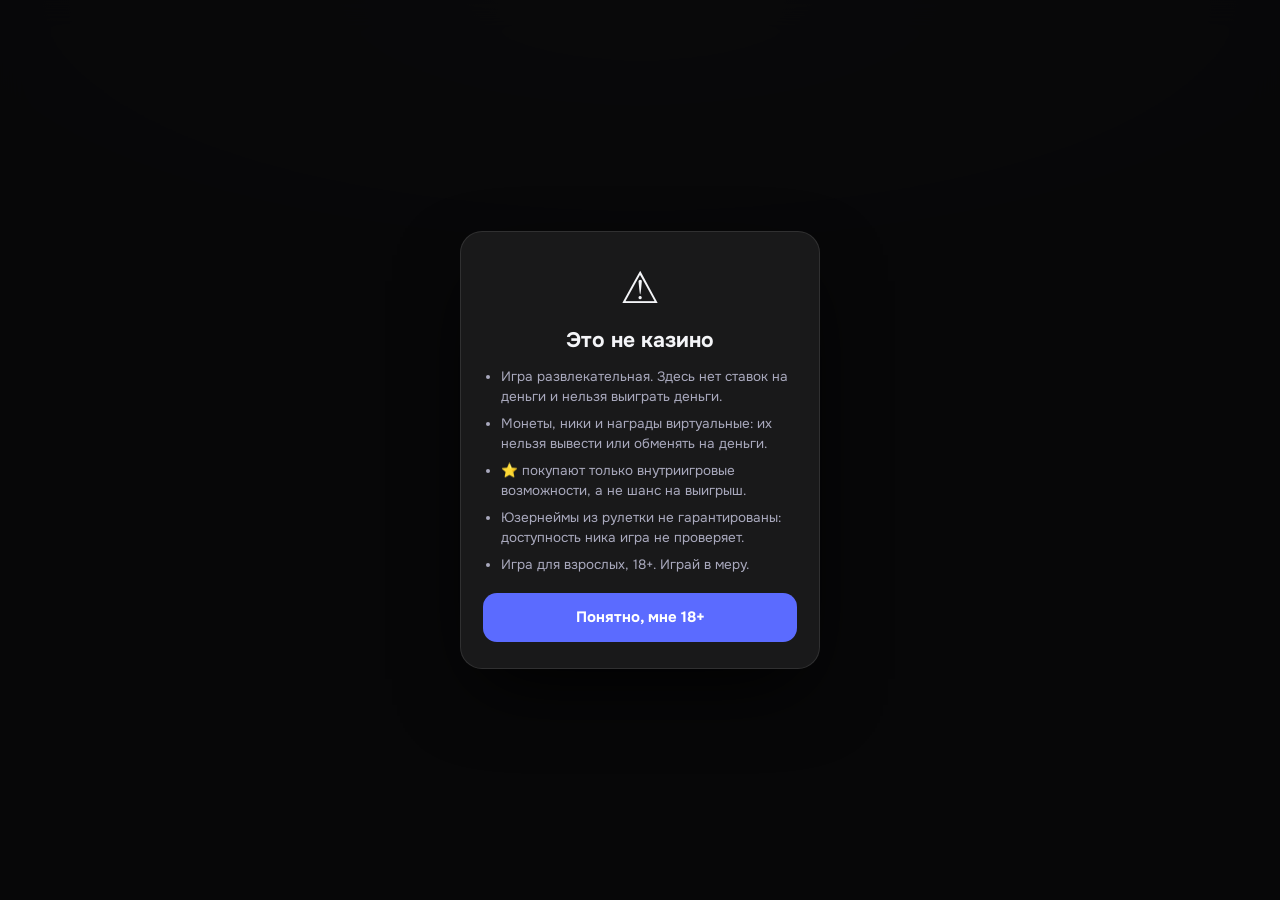
<file: rating.html>
<!DOCTYPE html>
<html lang="ru">
<head>
<meta charset="utf-8">
<meta name="viewport" content="width=device-width,initial-scale=1,viewport-fit=cover">
<meta name="theme-color" content="#0D0B1A">
<title>Рейтинг — Нейм-рулетка</title>
<link rel="preconnect" href="https://fonts.googleapis.com">
<link rel="preconnect" href="https://fonts.gstatic.com" crossorigin>
<link href="https://fonts.googleapis.com/css2?family=Unbounded:wght@600;800&family=Onest:wght@400;500;700&display=swap" rel="stylesheet">
<script src="https://telegram.org/js/telegram-web-app.js"></script>
<link rel="stylesheet" href="css/style.css?v=20261112n"><link rel="stylesheet" href="css/v2.css?v=20261102zzzzl"><link rel="stylesheet" href="css/v3.css?v=20261113v"><script>try{if((JSON.parse(localStorage.getItem("nameroulette")||"{}")).ui2!==0)document.documentElement.classList.add("v2")}catch(e){document.documentElement.classList.add("v2")}</script>
</head>
<body data-page="top">
<div id="boot" aria-hidden="true"><div class="bt-glow"></div><div class="bt-slot" id="btr"></div><div class="bt-sub">Рулетка юзернеймов</div>
<div class="bt-bar"><i id="btb"></i></div><div class="bt-note">Загрузка…</div></div>
<style>
#boot{position:fixed;inset:0;z-index:9999;display:flex;flex-direction:column;align-items:center;justify-content:center;gap:20px;padding:24px;background:radial-gradient(80% 40% at 50% 0,#26262c 0,transparent 70%),#0b0b0e;color:#f4f4f7;font-family:'Unbounded',system-ui,sans-serif;transition:opacity .6s ease,transform .6s ease,filter .6s ease}
#boot.out{opacity:0;transform:scale(1.04);filter:blur(5px);pointer-events:none}
.bt-glow{position:absolute;width:300px;height:300px;border-radius:50%;background:radial-gradient(circle,rgba(255,255,255,.14),transparent 65%);animation:btg 2.6s ease-in-out infinite}
.bt-slot{position:relative;display:flex;gap:6px;padding:12px;border-radius:26px;background:linear-gradient(160deg,#2c2c33,#16161b);border:1px solid rgba(255,255,255,.2);box-shadow:0 14px 40px rgba(0,0,0,.6),0 0 40px rgba(255,255,255,.08);animation:btl .7s cubic-bezier(.3,.9,.3,1) both}
.bt-slot::after{content:"";position:absolute;left:8px;right:8px;top:50%;height:2px;margin-top:-1px;border-radius:2px;background:rgba(255,255,255,.12);pointer-events:none}
.bt-slot b{width:42px;height:66px;display:grid;place-items:center;overflow:hidden;border-radius:12px;background:#0e0e12;border:1px solid rgba(255,255,255,.1);box-shadow:inset 0 8px 14px -8px #000,inset 0 -8px 14px -8px #000}
.bt-slot b span{font:800 32px 'Unbounded',system-ui,sans-serif;color:#8c8c97;font-style:normal;display:block}
.bt-slot b.sp span{animation:btv .11s linear infinite;filter:blur(1.3px)}
.bt-slot b.lk{border-color:rgba(255,255,255,.35);box-shadow:inset 0 8px 14px -8px #000,inset 0 -8px 14px -8px #000,0 0 18px rgba(255,255,255,.16)}
.bt-slot b.lk span{color:#fff;animation:btk .38s cubic-bezier(.3,1.7,.4,1) both}
@keyframes btv{from{transform:translateY(-22%)}to{transform:translateY(22%)}}
@keyframes btk{from{transform:translateY(-45%)}to{transform:none}}
.bt-sub{position:relative;color:#9a9aa5;font:600 12px system-ui,sans-serif;letter-spacing:.18em;text-transform:uppercase}
.bt-bar{position:relative;width:min(220px,64vw);height:4px;border-radius:99px;background:rgba(255,255,255,.1);overflow:hidden}
.bt-bar i{display:block;height:100%;width:6%;border-radius:99px;background:linear-gradient(90deg,#8c8c97,#fff);transition:width .4s ease;position:relative;overflow:hidden}
.bt-bar i::after{content:"";position:absolute;inset:0;background:linear-gradient(90deg,transparent,rgba(255,255,255,.9),transparent);transform:translateX(-100%);animation:btsh 1.2s linear infinite}
.bt-note{position:relative;color:#7c7c88;font:600 12px system-ui,sans-serif;min-height:16px}
@keyframes btl{from{transform:scale(.6);opacity:0}to{transform:none;opacity:1}}
@keyframes btp2{50%{transform:scale(1.06);box-shadow:0 14px 40px rgba(0,0,0,.6),0 0 60px rgba(255,255,255,.18)}}
@keyframes btg{50%{transform:scale(1.15);opacity:.6}}
@keyframes btsh{to{transform:translateX(100%)}}
@media (prefers-reduced-motion:reduce){#boot,#boot *{animation:none!important;transition:opacity .2s!important}}
</style>
<script>
(function(){
  var T0=Date.now(),W='@ROLLY',el=document.getElementById('btr'),bar=document.getElementById('btb'),boot=document.getElementById('boot'),seen=0,done=0;
  try{seen=sessionStorage.getItem('nrboot')==='1'}catch(e){}
  var nav=0;try{nav=sessionStorage.getItem('nr_nav')==='1';sessionStorage.removeItem('nr_nav')}catch(e){}
  if(nav){boot.style.display='none';document.documentElement.className+=' navin'}
  var MIN=seen?450:1900,rm=window.matchMedia&&matchMedia('(prefers-reduced-motion:reduce)').matches;
  var pool='ABCDEFGHJKLMNPRSTUVWXYZ0123456789@#$%',cells=[];
  function lock(c,i){c.firstChild.textContent=W[i];c.className='lk'}
  for(var i=0;i<W.length;i++){var c=document.createElement('b'),sp=document.createElement('span');c.appendChild(sp);sp.textContent=rm?W[i]:pool[Math.floor(Math.random()*pool.length)];c.className=rm?'lk':'sp';cells.push(c);el.appendChild(c)}
  // барабаны крутятся и по очереди останавливаются на слове «@ROLLY»
  var iv=rm?0:setInterval(function(){var t=Date.now()-T0;cells.forEach(function(c,i){if(c.className==='lk')return;
    if(t>(seen?200+i*50:500+i*230))lock(c,i);else c.firstChild.textContent=pool[Math.floor(Math.random()*pool.length)]})},60);
  var pv=setInterval(function(){var p=Math.min(90,6+(Date.now()-T0)/MIN*70);bar.style.width=p+'%'},120);
  function finish(force){
    if(done)return;done=1;
    var wait=force?0:Math.max(0,MIN-(Date.now()-T0));
    // буквы продолжают крутиться до конца; перед закрытием все «защёлкиваются» в слово
    setTimeout(function(){clearInterval(iv);clearInterval(pv);bar.style.width='100%';cells.forEach(function(c,i){if(c.className!=='lk')lock(c,i)});
      setTimeout(function(){boot.className='out';try{sessionStorage.setItem('nrboot','1')}catch(e){}setTimeout(function(){boot.remove()},650)},force?0:seen?120:450)},wait);
  }
  window.bootDone=function(force){
    if(force)return finish(true);
    var go=function(){finish(false)};
    if(document.fonts&&document.fonts.ready){var to=setTimeout(go,1500);document.fonts.ready.then(function(){clearTimeout(to);go()})}else go();
  };
  addEventListener('error',function(){setTimeout(function(){window.bootDone(true)},300)});
  setTimeout(function(){window.bootDone(true)},8000);   // запасной выход: загрузочный экран не должен закрыть игру навсегда
})();
</script>

<canvas id="fx"></canvas>
<div id="vig" aria-hidden="true"></div>
<div class="app">
  <header>
    <div class="brand">
      <button class="prof-btn" id="prof-btn" aria-label="Профиль" aria-pressed="false"><svg viewBox="0 0 24 24" width="22" height="22" fill="none" stroke="currentColor" stroke-width="2.4" stroke-linecap="round" aria-hidden="true"><circle cx="12" cy="8" r="4"/><path d="M4 21c0-4.4 3.6-7 8-7s8 2.6 8 7"/></svg></button>
      <div class="hwho" id="hwho"><b id="hname">Игрок</b><span class="hsub"><span class="hlv">Ур. <u id="hlv">1</u></span><s class="hbar"></s><em>Профиль ›</em></span></div>
    </div>
    <button class="bon-btn" id="bon-btn" aria-label="Бонусы" aria-pressed="false"><svg viewBox="0 0 24 24" width="22" height="22" fill="none" stroke="currentColor" stroke-width="2.4" stroke-linecap="round" stroke-linejoin="round" aria-hidden="true"><rect x="3" y="8" width="18" height="4" rx="1"/><path d="M12 8v13M5 12v8a1 1 0 0 0 1 1h12a1 1 0 0 0 1-1v-8M8 8a2.5 2.5 0 1 1 0-5c2 0 4 2.5 4 5 0-2.5 2-5 4-5a2.5 2.5 0 1 1 0 5"/></svg><i class="dot" hidden></i></button>
    <div class="top"><div class="pill" id="coins"></div><button class="pill spill" id="sbal" aria-label="Звёздный баланс"></button></div>
  </header>

  <section id="tab-game">
    <div id="notes" class="ncards"></div>
    <div id="live" class="livebar" hidden></div>
    <div class="ptabs" id="gsub" role="tablist"></div>
    <div class="reelw"><div id="reels"></div><button class="anpk" id="anpk" aria-haspopup="true" aria-expanded="false" aria-label="Анимация крутки"></button><div class="anmenu" id="anmenu" hidden></div></div>
    <div class="hint" id="idle">Крути, чтобы выбить юзернейм</div>
    <div class="src" id="src" role="group" aria-label="Чем платить"></div>
    <div class="en" id="en"></div>
    <div class="seg" id="seg" role="group" aria-label="Режим"></div>
    <div class="seg two" id="cnt" role="group" aria-label="Сколько открыть"></div>
    <button class="spin" id="spin"></button>
    <div class="spres" id="spres" hidden aria-live="polite"></div>
    <div class="stats"><span id="st-spins"></span><span id="st-best"></span></div>
    <p class="gmage notcas"><b>18+</b> Это не казино. Монеты и ники виртуальные, выиграть или вывести деньги нельзя. <a href="terms.html">Условия</a> · <a href="privacy.html">Конфиденциальность</a></p>
    <div id="cases"></div>
  </section>

  <section id="tab-col" class="list" hidden></section>
  <section id="tab-up" class="list" hidden></section>
  <section id="tab-prof" class="prof" hidden></section>
  <section id="tab-bon" class="list bon" hidden></section>
  <section id="tab-ach" class="list ach-page" hidden></section>
  <section id="tab-show" class="list" hidden></section>
  <section id="tab-top" class="list" hidden></section>
  <section id="tab-clan" class="list" hidden></section>
  <section id="tab-market" class="list" hidden></section>
  <section id="tab-museum" class="list" hidden></section>
</div>
<nav role="tablist">
  <button role="tab" aria-selected="true" data-tab="game"><svg viewBox="0 0 24 24" fill="none" stroke="currentColor" stroke-width="2.2" stroke-linecap="round" stroke-linejoin="round" aria-hidden="true"><rect x="3" y="3" width="18" height="18" rx="4"/><circle cx="8.5" cy="8.5" r="1.2"/><circle cx="15.5" cy="15.5" r="1.2"/><circle cx="12" cy="12" r="1.2"/></svg><span>Крутить</span></button>
  <button role="tab" aria-selected="false" data-tab="col"><svg viewBox="0 0 24 24" fill="none" stroke="currentColor" stroke-width="2.2" stroke-linecap="round" stroke-linejoin="round" aria-hidden="true"><path d="M3 8l9-5 9 5v8l-9 5-9-5z"/><path d="M3 8l9 5 9-5M12 13v8"/></svg><span>Склад</span></button>
  <button role="tab" aria-selected="false" data-tab="shop"><svg viewBox="0 0 24 24" fill="none" stroke="currentColor" stroke-width="2.2" stroke-linecap="round" stroke-linejoin="round" aria-hidden="true"><path d="M5 8h14l-1 12H6z"/><path d="M9 8V6a3 3 0 0 1 6 0v2"/></svg><span>Магазин</span></button>
  <button role="tab" aria-selected="false" data-tab="top"><svg viewBox="0 0 24 24" fill="none" stroke="currentColor" stroke-width="2.2" stroke-linecap="round" stroke-linejoin="round" aria-hidden="true"><path d="M8 4h8v5a4 4 0 0 1-8 0z"/><path d="M8 6H5a2 2 0 0 0 3 4M16 6h3a2 2 0 0 1-3 4M12 13v4M8 20h8M10 17h4"/></svg><span>Рейтинг</span></button>
  <button role="tab" aria-selected="false" data-tab="more"><svg viewBox="0 0 24 24" fill="none" stroke="currentColor" stroke-width="2.2" stroke-linecap="round" stroke-linejoin="round" aria-hidden="true"><circle cx="5" cy="12" r="1.3"/><circle cx="12" cy="12" r="1.3"/><circle cx="19" cy="12" r="1.3"/></svg><span>Ещё</span></button>
</nav>
<div class="selbar" id="selbar"><span id="selinfo"></span><button class="btn main sm" id="selsell">Продать</button></div>
<div class="toast" id="toast" role="status"></div>

<script src="js/app.js?v=20261113x"></script>
<script src="js/bank.js?v=20261102zzzzl"></script>
<script src="js/season.js?v=20261113m"></script>
</body>
</html>
</file>
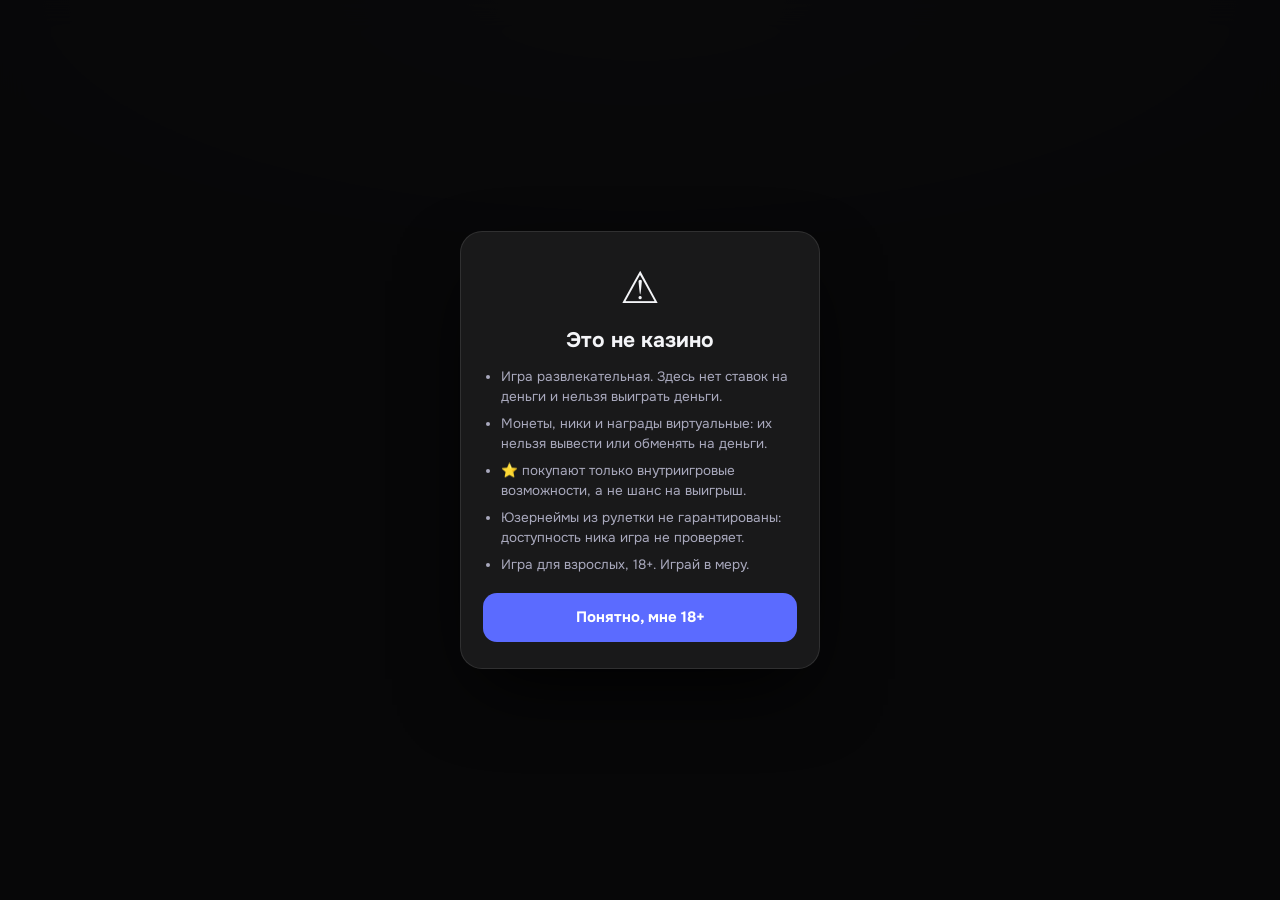
<file: shop.html>
<!DOCTYPE html>
<html lang="ru">
<head>
<meta charset="utf-8">
<meta name="viewport" content="width=device-width,initial-scale=1,viewport-fit=cover">
<meta name="theme-color" content="#0D0B1A">
<title>Магазин — Нейм-рулетка</title>
<link rel="preconnect" href="https://fonts.googleapis.com">
<link rel="preconnect" href="https://fonts.gstatic.com" crossorigin>
<link href="https://fonts.googleapis.com/css2?family=Unbounded:wght@600;800&family=Onest:wght@400;500;700&display=swap" rel="stylesheet">
<script src="https://telegram.org/js/telegram-web-app.js"></script>
<link rel="stylesheet" href="css/style.css?v=20261112n"><link rel="stylesheet" href="css/v2.css?v=20261102zzzzl"><link rel="stylesheet" href="css/v3.css?v=20261113v"><script>try{if((JSON.parse(localStorage.getItem("nameroulette")||"{}")).ui2!==0)document.documentElement.classList.add("v2")}catch(e){document.documentElement.classList.add("v2")}</script>
</head>
<body data-page="shop">
<div id="boot" aria-hidden="true"><div class="bt-glow"></div><div class="bt-slot" id="btr"></div><div class="bt-sub">Рулетка юзернеймов</div>
<div class="bt-bar"><i id="btb"></i></div><div class="bt-note">Загрузка…</div></div>
<style>
#boot{position:fixed;inset:0;z-index:9999;display:flex;flex-direction:column;align-items:center;justify-content:center;gap:20px;padding:24px;background:radial-gradient(80% 40% at 50% 0,#26262c 0,transparent 70%),#0b0b0e;color:#f4f4f7;font-family:'Unbounded',system-ui,sans-serif;transition:opacity .6s ease,transform .6s ease,filter .6s ease}
#boot.out{opacity:0;transform:scale(1.04);filter:blur(5px);pointer-events:none}
.bt-glow{position:absolute;width:300px;height:300px;border-radius:50%;background:radial-gradient(circle,rgba(255,255,255,.14),transparent 65%);animation:btg 2.6s ease-in-out infinite}
.bt-slot{position:relative;display:flex;gap:6px;padding:12px;border-radius:26px;background:linear-gradient(160deg,#2c2c33,#16161b);border:1px solid rgba(255,255,255,.2);box-shadow:0 14px 40px rgba(0,0,0,.6),0 0 40px rgba(255,255,255,.08);animation:btl .7s cubic-bezier(.3,.9,.3,1) both}
.bt-slot::after{content:"";position:absolute;left:8px;right:8px;top:50%;height:2px;margin-top:-1px;border-radius:2px;background:rgba(255,255,255,.12);pointer-events:none}
.bt-slot b{width:42px;height:66px;display:grid;place-items:center;overflow:hidden;border-radius:12px;background:#0e0e12;border:1px solid rgba(255,255,255,.1);box-shadow:inset 0 8px 14px -8px #000,inset 0 -8px 14px -8px #000}
.bt-slot b span{font:800 32px 'Unbounded',system-ui,sans-serif;color:#8c8c97;font-style:normal;display:block}
.bt-slot b.sp span{animation:btv .11s linear infinite;filter:blur(1.3px)}
.bt-slot b.lk{border-color:rgba(255,255,255,.35);box-shadow:inset 0 8px 14px -8px #000,inset 0 -8px 14px -8px #000,0 0 18px rgba(255,255,255,.16)}
.bt-slot b.lk span{color:#fff;animation:btk .38s cubic-bezier(.3,1.7,.4,1) both}
@keyframes btv{from{transform:translateY(-22%)}to{transform:translateY(22%)}}
@keyframes btk{from{transform:translateY(-45%)}to{transform:none}}
.bt-sub{position:relative;color:#9a9aa5;font:600 12px system-ui,sans-serif;letter-spacing:.18em;text-transform:uppercase}
.bt-bar{position:relative;width:min(220px,64vw);height:4px;border-radius:99px;background:rgba(255,255,255,.1);overflow:hidden}
.bt-bar i{display:block;height:100%;width:6%;border-radius:99px;background:linear-gradient(90deg,#8c8c97,#fff);transition:width .4s ease;position:relative;overflow:hidden}
.bt-bar i::after{content:"";position:absolute;inset:0;background:linear-gradient(90deg,transparent,rgba(255,255,255,.9),transparent);transform:translateX(-100%);animation:btsh 1.2s linear infinite}
.bt-note{position:relative;color:#7c7c88;font:600 12px system-ui,sans-serif;min-height:16px}
@keyframes btl{from{transform:scale(.6);opacity:0}to{transform:none;opacity:1}}
@keyframes btp2{50%{transform:scale(1.06);box-shadow:0 14px 40px rgba(0,0,0,.6),0 0 60px rgba(255,255,255,.18)}}
@keyframes btg{50%{transform:scale(1.15);opacity:.6}}
@keyframes btsh{to{transform:translateX(100%)}}
@media (prefers-reduced-motion:reduce){#boot,#boot *{animation:none!important;transition:opacity .2s!important}}
</style>
<script>
(function(){
  var T0=Date.now(),W='@ROLLY',el=document.getElementById('btr'),bar=document.getElementById('btb'),boot=document.getElementById('boot'),seen=0,done=0;
  try{seen=sessionStorage.getItem('nrboot')==='1'}catch(e){}
  var nav=0;try{nav=sessionStorage.getItem('nr_nav')==='1';sessionStorage.removeItem('nr_nav')}catch(e){}
  if(nav){boot.style.display='none';document.documentElement.className+=' navin'}
  var MIN=seen?450:1900,rm=window.matchMedia&&matchMedia('(prefers-reduced-motion:reduce)').matches;
  var pool='ABCDEFGHJKLMNPRSTUVWXYZ0123456789@#$%',cells=[];
  function lock(c,i){c.firstChild.textContent=W[i];c.className='lk'}
  for(var i=0;i<W.length;i++){var c=document.createElement('b'),sp=document.createElement('span');c.appendChild(sp);sp.textContent=rm?W[i]:pool[Math.floor(Math.random()*pool.length)];c.className=rm?'lk':'sp';cells.push(c);el.appendChild(c)}
  // барабаны крутятся и по очереди останавливаются на слове «@ROLLY»
  var iv=rm?0:setInterval(function(){var t=Date.now()-T0;cells.forEach(function(c,i){if(c.className==='lk')return;
    if(t>(seen?200+i*50:500+i*230))lock(c,i);else c.firstChild.textContent=pool[Math.floor(Math.random()*pool.length)]})},60);
  var pv=setInterval(function(){var p=Math.min(90,6+(Date.now()-T0)/MIN*70);bar.style.width=p+'%'},120);
  function finish(force){
    if(done)return;done=1;
    var wait=force?0:Math.max(0,MIN-(Date.now()-T0));
    // буквы продолжают крутиться до конца; перед закрытием все «защёлкиваются» в слово
    setTimeout(function(){clearInterval(iv);clearInterval(pv);bar.style.width='100%';cells.forEach(function(c,i){if(c.className!=='lk')lock(c,i)});
      setTimeout(function(){boot.className='out';try{sessionStorage.setItem('nrboot','1')}catch(e){}setTimeout(function(){boot.remove()},650)},force?0:seen?120:450)},wait);
  }
  window.bootDone=function(force){
    if(force)return finish(true);
    var go=function(){finish(false)};
    if(document.fonts&&document.fonts.ready){var to=setTimeout(go,1500);document.fonts.ready.then(function(){clearTimeout(to);go()})}else go();
  };
  addEventListener('error',function(){setTimeout(function(){window.bootDone(true)},300)});
  setTimeout(function(){window.bootDone(true)},8000);   // запасной выход: загрузочный экран не должен закрыть игру навсегда
})();
</script>

<canvas id="fx"></canvas>
<div id="vig" aria-hidden="true"></div>
<div class="app">
  <header>
    <div class="brand">
      <button class="prof-btn" id="prof-btn" aria-label="Профиль" aria-pressed="false"><svg viewBox="0 0 24 24" width="22" height="22" fill="none" stroke="currentColor" stroke-width="2.4" stroke-linecap="round" aria-hidden="true"><circle cx="12" cy="8" r="4"/><path d="M4 21c0-4.4 3.6-7 8-7s8 2.6 8 7"/></svg></button>
      <div class="hwho" id="hwho"><b id="hname">Игрок</b><span class="hsub"><span class="hlv">Ур. <u id="hlv">1</u></span><s class="hbar"></s><em>Профиль ›</em></span></div>
    </div>
    <button class="bon-btn" id="bon-btn" aria-label="Бонусы" aria-pressed="false"><svg viewBox="0 0 24 24" width="22" height="22" fill="none" stroke="currentColor" stroke-width="2.4" stroke-linecap="round" stroke-linejoin="round" aria-hidden="true"><rect x="3" y="8" width="18" height="4" rx="1"/><path d="M12 8v13M5 12v8a1 1 0 0 0 1 1h12a1 1 0 0 0 1-1v-8M8 8a2.5 2.5 0 1 1 0-5c2 0 4 2.5 4 5 0-2.5 2-5 4-5a2.5 2.5 0 1 1 0 5"/></svg><i class="dot" hidden></i></button>
    <div class="top"><div class="pill" id="coins"></div><button class="pill spill" id="sbal" aria-label="Звёздный баланс"></button></div>
  </header>

  <section id="tab-game">
    <div id="notes" class="ncards"></div>
    <div id="live" class="livebar" hidden></div>
    <div class="ptabs" id="gsub" role="tablist"></div>
    <div class="reelw"><div id="reels"></div><button class="anpk" id="anpk" aria-haspopup="true" aria-expanded="false" aria-label="Анимация крутки"></button><div class="anmenu" id="anmenu" hidden></div></div>
    <div class="hint" id="idle">Крути, чтобы выбить юзернейм</div>
    <div class="src" id="src" role="group" aria-label="Чем платить"></div>
    <div class="en" id="en"></div>
    <div class="seg" id="seg" role="group" aria-label="Режим"></div>
    <div class="seg two" id="cnt" role="group" aria-label="Сколько открыть"></div>
    <button class="spin" id="spin"></button>
    <div class="spres" id="spres" hidden aria-live="polite"></div>
    <div class="stats"><span id="st-spins"></span><span id="st-best"></span></div>
    <p class="gmage notcas"><b>18+</b> Это не казино. Монеты и ники виртуальные, выиграть или вывести деньги нельзя. <a href="terms.html">Условия</a> · <a href="privacy.html">Конфиденциальность</a></p>
    <div id="cases"></div>
  </section>

  <section id="tab-col" class="list" hidden></section>
  <section id="tab-up" class="list" hidden></section>
  <section id="tab-prof" class="prof" hidden></section>
  <section id="tab-bon" class="list bon" hidden></section>
  <section id="tab-ach" class="list ach-page" hidden></section>
  <section id="tab-show" class="list" hidden></section>
  <section id="tab-top" class="list" hidden></section>
  <section id="tab-clan" class="list" hidden></section>
  <section id="tab-shop" class="list" hidden></section>
  <section id="tab-museum" class="list" hidden></section>
</div>
<nav role="tablist">
  <button role="tab" aria-selected="true" data-tab="game"><svg viewBox="0 0 24 24" fill="none" stroke="currentColor" stroke-width="2.2" stroke-linecap="round" stroke-linejoin="round" aria-hidden="true"><rect x="3" y="3" width="18" height="18" rx="4"/><circle cx="8.5" cy="8.5" r="1.2"/><circle cx="15.5" cy="15.5" r="1.2"/><circle cx="12" cy="12" r="1.2"/></svg><span>Крутить</span></button>
  <button role="tab" aria-selected="false" data-tab="col"><svg viewBox="0 0 24 24" fill="none" stroke="currentColor" stroke-width="2.2" stroke-linecap="round" stroke-linejoin="round" aria-hidden="true"><path d="M3 8l9-5 9 5v8l-9 5-9-5z"/><path d="M3 8l9 5 9-5M12 13v8"/></svg><span>Склад</span></button>
  <button role="tab" aria-selected="false" data-tab="shop"><svg viewBox="0 0 24 24" fill="none" stroke="currentColor" stroke-width="2.2" stroke-linecap="round" stroke-linejoin="round" aria-hidden="true"><path d="M5 8h14l-1 12H6z"/><path d="M9 8V6a3 3 0 0 1 6 0v2"/></svg><span>Магазин</span></button>
  <button role="tab" aria-selected="false" data-tab="top"><svg viewBox="0 0 24 24" fill="none" stroke="currentColor" stroke-width="2.2" stroke-linecap="round" stroke-linejoin="round" aria-hidden="true"><path d="M8 4h8v5a4 4 0 0 1-8 0z"/><path d="M8 6H5a2 2 0 0 0 3 4M16 6h3a2 2 0 0 1-3 4M12 13v4M8 20h8M10 17h4"/></svg><span>Рейтинг</span></button>
  <button role="tab" aria-selected="false" data-tab="more"><svg viewBox="0 0 24 24" fill="none" stroke="currentColor" stroke-width="2.2" stroke-linecap="round" stroke-linejoin="round" aria-hidden="true"><circle cx="5" cy="12" r="1.3"/><circle cx="12" cy="12" r="1.3"/><circle cx="19" cy="12" r="1.3"/></svg><span>Ещё</span></button>
</nav>
<div class="selbar" id="selbar"><span id="selinfo"></span><button class="btn main sm" id="selsell">Продать</button></div>
<div class="toast" id="toast" role="status"></div>

<script src="js/app.js?v=20261113x"></script>
<script src="js/bank.js?v=20261102zzzzl"></script>
<script src="js/season.js?v=20261113m"></script>
</body>
</html>
</file>
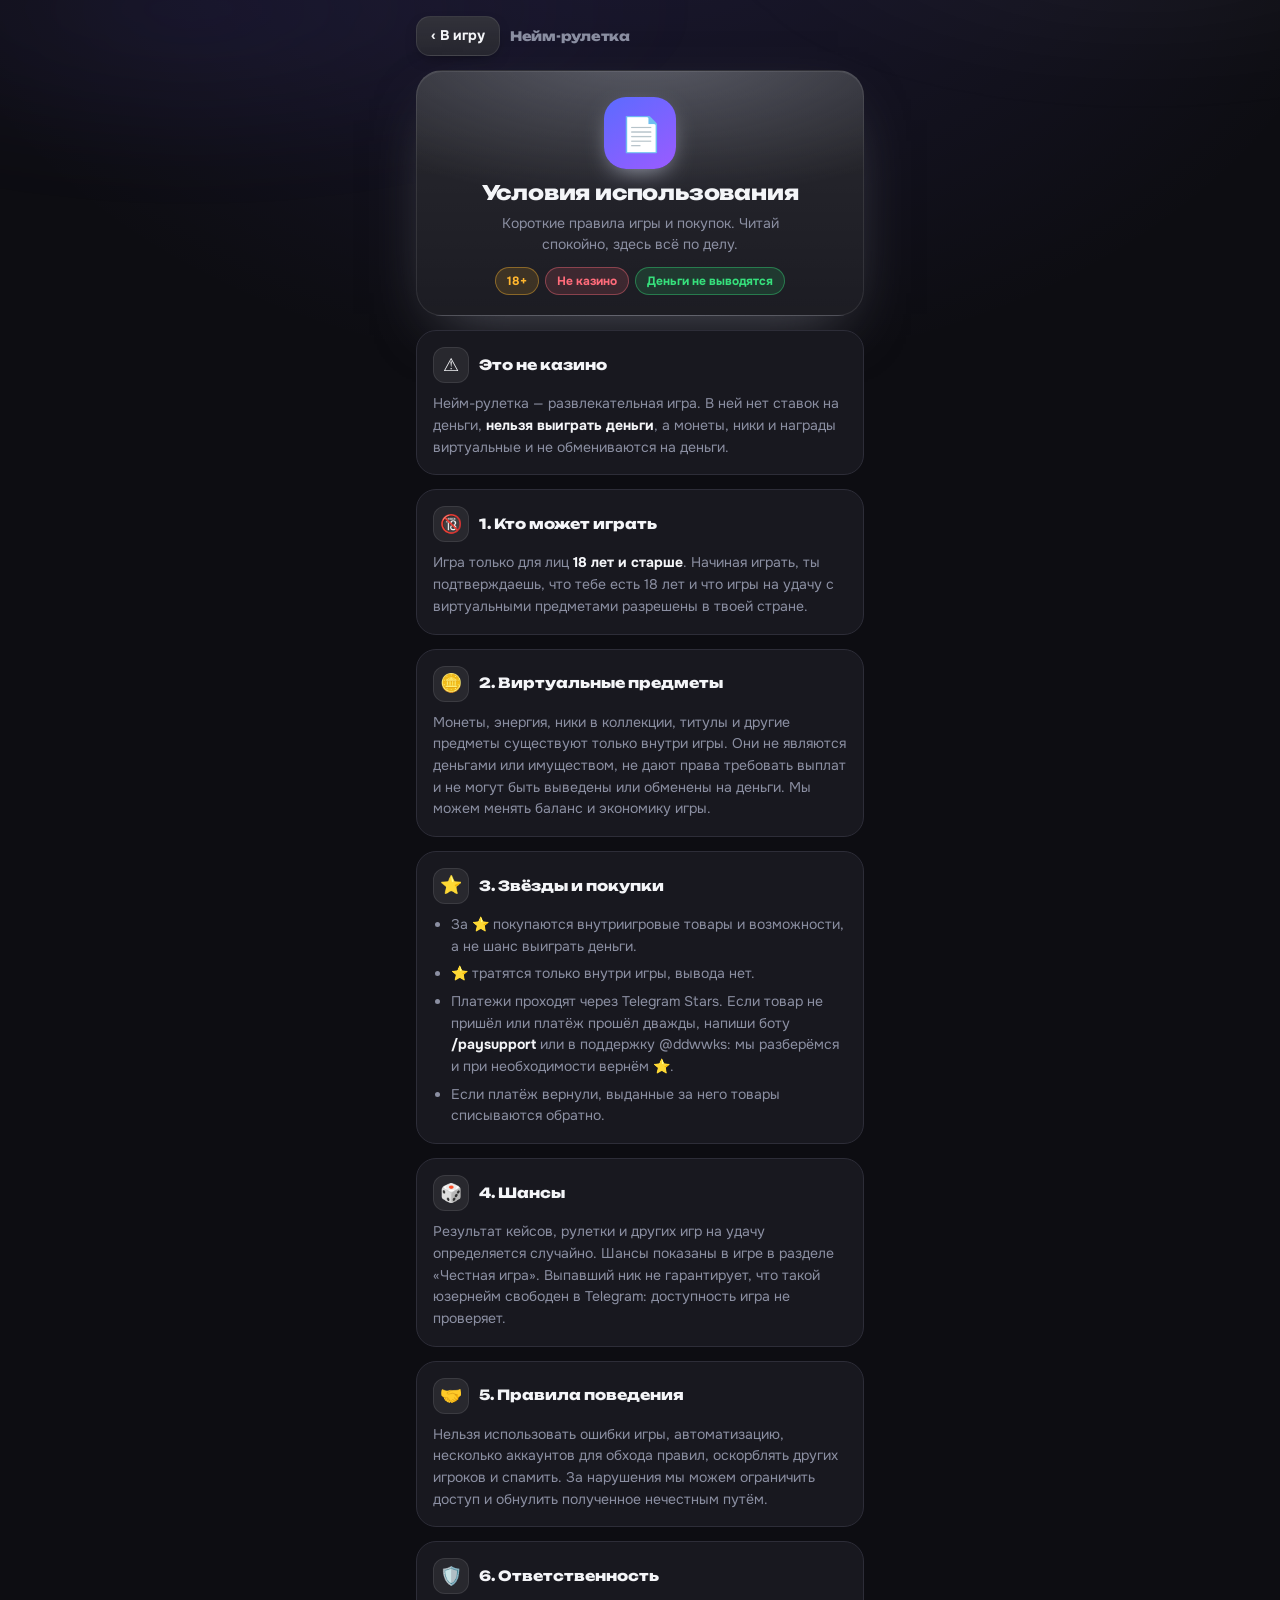
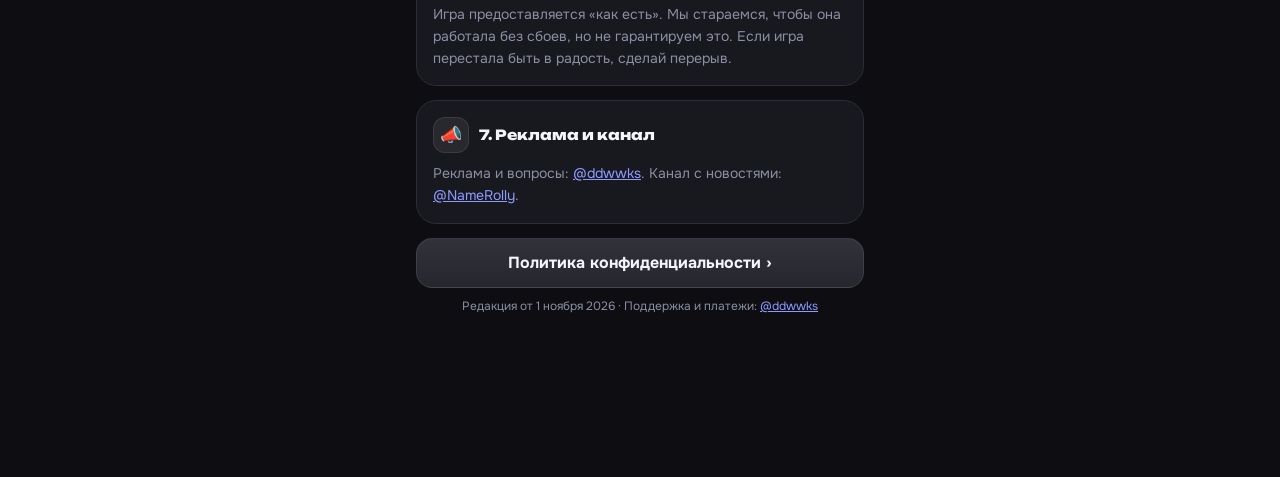
<file: terms.html>
<!DOCTYPE html>
<html lang="ru" class="v2">
<head>
<meta charset="utf-8">
<meta name="viewport" content="width=device-width,initial-scale=1,viewport-fit=cover">
<meta name="theme-color" content="#0D0B1A">
<meta name="robots" content="noindex">
<title>Условия использования · Нейм-рулетка</title>
<link rel="preconnect" href="https://fonts.googleapis.com">
<link rel="preconnect" href="https://fonts.gstatic.com" crossorigin>
<link href="https://fonts.googleapis.com/css2?family=Unbounded:wght@600;800&family=Onest:wght@400;500;700&display=swap" rel="stylesheet">
<link rel="stylesheet" href="css/style.css?v=20261112n"><link rel="stylesheet" href="css/v2.css?v=20261102zzzzl"><link rel="stylesheet" href="css/v3.css?v=20261113v">
<style>
.lgp{padding-bottom:44px}
.lgp .top{display:flex;align-items:center;gap:10px;margin-bottom:14px}
.lgp .back{flex:none;display:inline-flex;align-items:center;gap:6px;padding:9px 14px;border-radius:14px;color:var(--fg);text-decoration:none;font-weight:700;font-size:14px;background:var(--glass),var(--tile);border:1px solid var(--ring);box-shadow:0 6px 16px -8px rgba(0,0,0,.6)}
.lgp .back:active{transform:scale(.97)}
.lgp .brandm{font:800 13px var(--head);letter-spacing:-.02em;color:var(--mute)}
.hero{position:relative;overflow:hidden;text-align:center;padding:26px 18px 20px;margin-bottom:14px;border-radius:26px;border:1px solid var(--ring);background:radial-gradient(120% 90% at 50% -10%,color-mix(in srgb,var(--blue) 42%,transparent),transparent 70%),var(--glass),var(--paper);box-shadow:0 24px 60px -26px color-mix(in srgb,var(--blue) 55%,#000),0 1px 0 rgba(255,255,255,.08) inset;animation:lgup .5s both}
.hero .badge{width:72px;height:72px;margin:0 auto 12px;border-radius:22px;display:grid;place-items:center;font-size:34px;background:linear-gradient(145deg,#5B6BFF,#9B5BFF);box-shadow:0 0 0 3px #4B4399,0 14px 34px rgba(91,107,255,.45)}
.hero h1{font:800 20px/1.2 var(--head);letter-spacing:-.02em;margin-bottom:8px}
.hero p{color:var(--mute);font-size:14px;line-height:1.5;max-width:330px;margin:0 auto 12px}
.chips{display:flex;flex-wrap:wrap;gap:6px;justify-content:center}
.chip{padding:5px 11px;border-radius:999px;font-size:12px;font-weight:700;color:var(--c);background:color-mix(in srgb,var(--c) 14%,transparent);border:1px solid color-mix(in srgb,var(--c) 40%,transparent)}
.lg{animation:lgup .5s var(--d,0ms) both}
.lgh{display:flex;align-items:center;gap:10px;margin-bottom:10px}
.lgh h3{margin:0;font:800 14px/1.3 var(--head)}
.lgi{flex:none;width:36px;height:36px;border-radius:12px;display:grid;place-items:center;font-size:18px;background:rgba(255,255,255,.07);border:1px solid var(--ring)}
.lg p,.lg li{color:var(--mute);font-size:14px;line-height:1.55}
.lg p+p{margin-top:8px}
.lg ul{margin:0;padding-left:18px}
.lg li{margin-bottom:6px}.lg li:last-child{margin-bottom:0}
.lg b{color:var(--fg)}
.lg a,.lgp .foot a{color:#8C9BFF}
.lg.warn{border-color:color-mix(in srgb,#FFB62E 55%,transparent);background:linear-gradient(180deg,rgba(255,182,46,.10),rgba(255,182,46,.02)),var(--paper)}
.lgp .foot{margin:8px 4px 0;font-size:12px;color:var(--mute);text-align:center;line-height:1.7}
.lgp .alt{display:block;margin:14px 0 0;padding:13px;text-align:center;border-radius:16px;text-decoration:none;font-weight:700;color:var(--fg);background:var(--glass),var(--tile);border:1px solid var(--ring)}
@keyframes lgup{from{opacity:0;transform:translateY(10px)}}
@media (prefers-reduced-motion:reduce){.hero,.lg{animation:none}}
</style>
</head>
<body>
<div class="app lgp">
  <div class="top"><a class="back" href="index.html" id="bk">‹ В игру</a><span class="brandm">Нейм-рулетка</span></div>
  <div class="hero"><div class="badge">📄</div><h1>Условия использования</h1><p>Короткие правила игры и покупок. Читай спокойно, здесь всё по делу.</p><div class="chips"><span class="chip" style="--c:#FFB62E">18+</span><span class="chip" style="--c:#FF6B7A">Не казино</span><span class="chip" style="--c:#36E07C">Деньги не выводятся</span></div></div>
<section class="pcard lg warn" style="--d:0ms"><div class="lgh"><span class="lgi">⚠️</span><h3>Это не казино</h3></div><p>Нейм-рулетка — развлекательная игра. В ней нет ставок на деньги, <b>нельзя выиграть деньги</b>, а монеты, ники и награды виртуальные и не обмениваются на деньги.</p></section>
<section class="pcard lg" style="--d:45ms"><div class="lgh"><span class="lgi">🔞</span><h3>1. Кто может играть</h3></div><p>Игра только для лиц <b>18 лет и старше</b>. Начиная играть, ты подтверждаешь, что тебе есть 18 лет и что игры на удачу с виртуальными предметами разрешены в твоей стране.</p></section>
<section class="pcard lg" style="--d:90ms"><div class="lgh"><span class="lgi">🪙</span><h3>2. Виртуальные предметы</h3></div><p>Монеты, энергия, ники в коллекции, титулы и другие предметы существуют только внутри игры. Они не являются деньгами или имуществом, не дают права требовать выплат и не могут быть выведены или обменены на деньги. Мы можем менять баланс и экономику игры.</p></section>
<section class="pcard lg" style="--d:135ms"><div class="lgh"><span class="lgi">⭐</span><h3>3. Звёзды и покупки</h3></div><ul><li>За ⭐ покупаются внутриигровые товары и возможности, а не шанс выиграть деньги.</li><li>⭐ тратятся только внутри игры, вывода нет.</li><li>Платежи проходят через Telegram Stars. Если товар не пришёл или платёж прошёл дважды, напиши боту <b>/paysupport</b> или в поддержку @ddwwks: мы разберёмся и при необходимости вернём ⭐.</li><li>Если платёж вернули, выданные за него товары списываются обратно.</li></ul></section>
<section class="pcard lg" style="--d:180ms"><div class="lgh"><span class="lgi">🎲</span><h3>4. Шансы</h3></div><p>Результат кейсов, рулетки и других игр на удачу определяется случайно. Шансы показаны в игре в разделе «Честная игра». Выпавший ник не гарантирует, что такой юзернейм свободен в Telegram: доступность игра не проверяет.</p></section>
<section class="pcard lg" style="--d:225ms"><div class="lgh"><span class="lgi">🤝</span><h3>5. Правила поведения</h3></div><p>Нельзя использовать ошибки игры, автоматизацию, несколько аккаунтов для обхода правил, оскорблять других игроков и спамить. За нарушения мы можем ограничить доступ и обнулить полученное нечестным путём.</p></section>
<section class="pcard lg" style="--d:270ms"><div class="lgh"><span class="lgi">🛡️</span><h3>6. Ответственность</h3></div><p>Игра предоставляется «как есть». Мы стараемся, чтобы она работала без сбоев, но не гарантируем это. Если игра перестала быть в радость, сделай перерыв.</p></section>
<section class="pcard lg" style="--d:315ms"><div class="lgh"><span class="lgi">📣</span><h3>7. Реклама и канал</h3></div><p>Реклама и вопросы: <a href="https://t.me/ddwwks">@ddwwks</a>. Канал с новостями: <a href="https://t.me/NameRolly">@NameRolly</a>.</p></section>
  <a class="alt" href="privacy.html">Политика конфиденциальности ›</a>
  <p class="foot">Редакция от 1 ноября 2026 · Поддержка и платежи: <a href="https://t.me/ddwwks">@ddwwks</a></p>
</div>
<script>document.getElementById('bk').onclick=function(){try{sessionStorage.setItem('nr_nav','1')}catch(e){}};</script>
</body>
</html>
</file>
<file: css/style.css>
:root{--bg:#121213;--paper:#212123;--tile:#333336;--fg:#f6f6f8;--dark:#121213;--mute:#b7b7bb;--line:#6b6b71;--sh:#444448;--blue:#5B6BFF;--tc:#9AA5DB;--head:'Unbounded',system-ui,sans-serif;--body:'Onest',system-ui,sans-serif;--bw:2.5px}
*{box-sizing:border-box;margin:0;-webkit-tap-highlight-color:transparent}
body{min-height:100dvh;background:radial-gradient(var(--dot,#2e2e30) 1.3px,transparent 1.4px) 0 0/22px 22px,radial-gradient(90% 38% at 50% 0,var(--glow,#48484d) 0,transparent 70%),var(--bg);color:var(--fg);font:16px/1.4 var(--body);padding:var(--top,env(safe-area-inset-top)) 0 calc(68px + env(safe-area-inset-bottom))}
.app{max-width:480px;margin:0 auto;padding:16px}
button{font:inherit;color:inherit;cursor:pointer;border:0;background:none}
button:focus-visible,input:focus-visible{outline:3px solid #fff;outline-offset:3px}
button:disabled{opacity:.4;cursor:default}
header{display:flex;flex-wrap:wrap;justify-content:space-between;align-items:center;gap:10px;margin-bottom:20px}
h1{font:800 15px var(--head);letter-spacing:-.02em}
.top{display:flex;gap:8px;align-items:center}
.pill,.bonus{border:var(--bw) solid var(--line);border-radius:999px;padding:5px 12px;font-weight:700;font-size:14px;background:var(--paper);box-shadow:3px 3px 0 var(--sh)}
.bonus{background:#FFD23F;color:var(--dark);border-color:#FFD23F;font-size:13px;animation:glow 2s ease-in-out infinite}
.bonus:active{transform:translate(3px,3px);box-shadow:none}
.pill.pop{animation:coin .45s}
@keyframes coin{40%{transform:scale(1.18);color:#FFD23F}}

.stage{position:relative;overflow:hidden;background:var(--paper);border:var(--bw) solid var(--line);border-radius:24px;padding:26px 10px 22px;text-align:center;box-shadow:6px 6px 0 var(--sh);transition:box-shadow .35s,border-color .35s}
.stage.hit{border-color:var(--tc);box-shadow:8px 8px 0 var(--tc)}
.stage.shake{animation:shake .5s}
.stage::before{content:"";position:absolute;inset:0;background:linear-gradient(105deg,transparent 40%,rgba(255,255,255,.2) 50%,transparent 60%);transform:translateX(-130%);pointer-events:none}
.stage.hit::before{animation:sheen 1s .15s}
@keyframes sheen{to{transform:translateX(130%)}}
@keyframes shake{20%{transform:translate(-5px,2px)}40%{transform:translate(5px,-2px)}60%{transform:translate(-3px,1px)}80%{transform:translate(3px,-1px)}}

.reel{display:flex;justify-content:center;align-items:center;gap:6px;font:800 40px/1 var(--head)}
.at{width:.6em;color:#8C9BFF;text-align:center}
.cell{font-size:.78em;width:1.2em;height:1.5em;overflow:hidden;border-radius:.18em;background:linear-gradient(var(--tile),#2a2a2c);position:relative;border:2px solid var(--line);box-shadow:0 .08em 0 #080809;transition:background .3s,color .3s}
.cell::after{content:"";position:absolute;left:0;right:0;top:50%;height:2px;background:#080809;opacity:.7}
.stage.hit .cell{background:var(--tc);color:var(--dark);animation:flash .7s calc(var(--i)*70ms) both}
.stage.hit .cell::after{opacity:.25}
@keyframes flash{0%{filter:brightness(2.2)}100%{filter:none}}
.cell.land{animation:land .4s}
@keyframes land{30%{transform:translateY(7%) scale(1.07)}60%{transform:translateY(-3%)}}
.strip{display:flex;flex-direction:column;transition:transform 1s cubic-bezier(.15,.85,.2,1)}
.strip.go{filter:blur(1.4px)}
.strip span{height:1.5em;line-height:1.5em;flex:none;text-align:center}
.reel.idle .cell{animation:bob 2.2s ease-in-out infinite;animation-delay:calc(var(--i)*130ms)}
@keyframes bob{50%{transform:translateY(-9%)}}

#res:not([hidden]){animation:rise .45s both}
@keyframes rise{from{opacity:0;transform:translateY(14px)}}
.badge{display:inline-flex;align-items:center;gap:8px;margin-top:22px;font:800 14px var(--head);background:var(--tc);color:var(--dark);border-radius:999px;padding:8px 16px;box-shadow:3px 3px 0 var(--sh);animation:badge .55s .1s both cubic-bezier(.3,1.6,.5,1)}
@keyframes badge{from{transform:scale(.5);opacity:0}}
.badge i{width:9px;height:9px;border-radius:50%;background:var(--dark)}
.hint{color:var(--mute);font-size:14px;margin-top:20px}
.tags{display:flex;gap:6px;flex-wrap:wrap;justify-content:center;margin-top:12px;min-height:26px}
.tag{font-size:12px;font-weight:500;background:var(--tile);border:1.5px solid var(--line);border-radius:8px;padding:3px 8px;animation:rise .4s .25s both}
.tag:nth-child(2){animation-delay:.32s}.tag:nth-child(3){animation-delay:.39s}.tag:nth-child(4){animation-delay:.46s}.tag:nth-child(n+5){animation-delay:.53s}
.tag.odd{background:var(--tc);border-color:var(--tc);color:var(--dark);font-weight:700}
.acts{display:grid;grid-template-columns:1fr 1fr;gap:10px;margin-top:18px}
.acts .wide{grid-column:span 2}
.btn{background:var(--tile);border:var(--bw) solid var(--line);border-radius:14px;padding:11px 8px;font-weight:700;font-size:14px;box-shadow:3px 3px 0 var(--sh);transition:transform .08s,box-shadow .08s}
.btn:active:not(:disabled){transform:translate(3px,3px);box-shadow:0 0 0 var(--sh)}
.btn.main{background:var(--tc);border-color:var(--tc);color:var(--dark)}

.seg{display:grid;grid-template-columns:repeat(3,1fr);gap:6px;background:var(--paper);border:var(--bw) solid var(--line);border-radius:18px;padding:5px;margin:20px 0 14px;box-shadow:4px 4px 0 var(--sh)}
.seg button{padding:9px 4px;border-radius:12px;font-size:13px;font-weight:700;transition:background .2s,color .2s}
.seg small{display:block;font-size:11px;font-weight:500;opacity:.75}
.seg [aria-pressed=true]{background:var(--fg);color:var(--dark)}
.spin{width:100%;padding:18px;border-radius:18px;font:800 15px var(--head);background:var(--blue);color:#fff;border:var(--bw) solid #8C9BFF;box-shadow:5px 5px 0 var(--sh);transition:transform .08s,box-shadow .08s}
.spin:not(:disabled){animation:glow 2.4s ease-in-out infinite}
.spin:active:not(:disabled){transform:translate(5px,5px);box-shadow:0 0 0 var(--sh)}
@keyframes glow{50%{box-shadow:5px 5px 0 var(--sh),0 0 28px rgba(110,125,255,.55)}}
.stats{display:flex;justify-content:space-between;align-items:center;color:var(--mute);font-size:13px;margin-top:16px}
.chip{color:var(--dark);border-radius:8px;padding:2px 8px}

.list h2{font:800 16px var(--head);margin-bottom:4px}
.sum{color:var(--mute);font-size:13px;margin-bottom:16px}
.item{display:flex;align-items:center;gap:8px;padding:11px 10px 11px 14px;background:var(--paper);border:var(--bw) solid var(--line);border-left:10px solid var(--tc);border-radius:14px;margin-bottom:10px;box-shadow:3px 3px 0 var(--sh)}
.item div{flex:1;min-width:0}
.item b{display:block;font:700 14px var(--head);overflow:hidden;text-overflow:ellipsis;white-space:nowrap}
.item small{display:inline-block;margin-top:3px;background:var(--tc);color:var(--dark);font-size:11px;font-weight:700;border-radius:6px;padding:1px 7px}
.item button{background:var(--tile);border:2px solid var(--line);border-radius:10px;min-width:38px;height:38px;font-size:14px;font-weight:700;padding:0 8px}
.item button:active{background:var(--tc);color:var(--dark)}
.empty{text-align:center;color:var(--mute);padding:44px 12px}
.empty .btn{margin-top:16px;color:var(--fg)}

.stake{max-height:34vh;overflow:auto;padding:2px 4px 6px 0;margin-bottom:12px}
.pick{cursor:pointer;transition:transform .08s,background .2s}
.pick input{width:20px;height:20px;accent-color:var(--tc);flex:none}
.pick span{font-weight:700;font-size:13px;flex:none}
.pick:has(input:checked){background:var(--tc);color:var(--dark);box-shadow:0 0 0 var(--sh);transform:translate(3px,3px)}
.pick:has(input:checked) small{background:var(--dark);color:var(--tc)}
.targets{display:grid;grid-template-columns:repeat(7,1fr);gap:6px;margin-bottom:14px}
.tg{background:var(--paper);border:var(--bw) solid var(--line);border-top:7px solid var(--tc);border-radius:12px;padding:7px 2px;text-align:center;box-shadow:3px 3px 0 var(--sh);transition:transform .08s,background .2s}
.tg b{display:block;font:800 14px var(--head)}
.tg small{display:block;font-size:9px;color:var(--mute)}
.tg.on{background:var(--tc);color:var(--dark);box-shadow:0 0 0 var(--sh);transform:translate(3px,3px)}
.tg.on small{color:var(--dark)}
.meter{position:relative;height:24px;background:var(--paper);border:var(--bw) solid var(--line);border-radius:999px;overflow:hidden;margin:4px 0 10px}
.zone{position:absolute;left:0;top:0;bottom:0;transition:width .3s}
.mark{position:absolute;left:0;top:-2px;bottom:-2px;width:6px;margin-left:-3px;background:#fff;border-radius:3px;box-shadow:0 0 10px #fff}
.upres{margin-top:16px}
.win,.lose{border:var(--bw) solid var(--line);border-radius:14px;padding:12px 14px;box-shadow:4px 4px 0 var(--sh);background:var(--paper);animation:rise .4s both}
.win{background:var(--tc);border-color:var(--tc);color:var(--dark)}

nav{position:fixed;left:0;right:0;bottom:0;display:flex;padding:4px 6px calc(4px + env(safe-area-inset-bottom));background:var(--paper);border-top:2px solid var(--line);box-shadow:0 -8px 24px rgba(8,8,9,.5);z-index:5}
nav button{flex:1;display:flex;flex-direction:column;align-items:center;gap:2px;padding:5px 2px 4px;border-radius:10px;background:none;border:0;color:var(--mute);font-weight:600;font-size:10px;line-height:1.1;transition:background .2s,color .2s}
nav button svg{width:18px;height:18px;flex:none;transition:transform .25s}
nav [aria-selected=true]{background:var(--tile);color:var(--fg)}
nav [aria-selected=true] svg{transform:translateY(-1px) scale(1.08)}
.toast{position:fixed;left:50%;bottom:calc(72px + env(safe-area-inset-bottom));transform:translate(-50%,20px);background:var(--fg);color:var(--dark);padding:11px 16px;border-radius:14px;font-size:14px;font-weight:500;opacity:0;pointer-events:none;transition:.3s;max-width:90vw;text-align:center}
.toast.on{opacity:1;transform:translate(-50%,0)}
#fx{position:fixed;inset:0;pointer-events:none;z-index:9}
[hidden]{display:none!important}
@media(prefers-reduced-motion:reduce){*,*::before{animation:none!important;transition-duration:.01ms!important}}

/* Рулетка апгрейда */
.rl{position:relative;height:88px;margin:6px 0 12px;background:var(--paper);border:var(--bw) solid var(--line);border-radius:18px;overflow:hidden;box-shadow:4px 4px 0 var(--sh)}
.rl::before,.rl::after{content:"";position:absolute;top:0;bottom:0;width:56px;z-index:2;pointer-events:none}
.rl::before{left:0;background:linear-gradient(90deg,var(--paper),transparent)}
.rl::after{right:0;background:linear-gradient(270deg,var(--paper),transparent)}
.ptr{position:absolute;left:50%;top:0;bottom:0;width:4px;margin-left:-2px;background:#fff;z-index:3;box-shadow:0 0 14px #fff}
.ptr::before{content:"";position:absolute;top:0;left:-8px;border:10px solid transparent;border-top-color:#fff;border-bottom:0}
.rl-track{display:flex;gap:6px;height:100%;padding:10px 0;will-change:transform}
.rc{flex:none;width:64px;display:grid;place-items:center;border-radius:12px;font:800 22px var(--head);border:2px solid var(--line)}
.rc.l{background:var(--tile);color:#87878c}
.rc.w{background:var(--tc);border-color:var(--tc);color:var(--dark)}
.rc.on{outline:3px solid #fff;outline-offset:2px;animation:land .5s}
.upres .stage{margin-top:14px}

/* Мифический */
.stage.mythic.hit{box-shadow:8px 8px 0 var(--tc),0 0 56px rgba(255,75,62,.6)}
@keyframes rbow{to{background-position:300% 0}}

/* Секретный */
.stage.secret.hit{border-color:#fff;box-shadow:8px 8px 0 var(--tc),0 0 56px rgba(255,255,255,.55)}
.stage.secret.hit .cell{text-shadow:2px 0 #FF2D55,-2px 0 #00E5FF}
.stage.secret.hit .reel{animation:glitch .8s steps(2,end) 3}
@keyframes glitch{25%{transform:translate(-3px,1px) skewX(-4deg)}50%{transform:translate(3px,-1px)}75%{transform:translate(-2px,0) skewX(3deg)}}
.od small,.tg small{font-size:8.5px}

/* Шапка и профиль */
.brand{display:flex;align-items:center;gap:12px;min-width:0}
.top{margin-left:auto}
.prof-btn{flex:none;width:40px;height:40px;border-radius:12px;display:grid;place-items:center;background:var(--paper);border:var(--bw) solid var(--line);box-shadow:3px 3px 0 var(--sh);transition:transform .08s,box-shadow .08s,background .2s}
.prof-btn:active{transform:translate(3px,3px);box-shadow:none}
.prof-btn[aria-pressed=true]{background:var(--fg);color:var(--dark);border-color:var(--fg)}
.pcard{background:var(--paper);border:var(--bw) solid var(--line);border-radius:18px;padding:14px 16px;box-shadow:4px 4px 0 var(--sh);margin-bottom:14px}
.pcard small,.pt small{display:block;color:var(--mute);font-size:12px}
.pcard>b,.pt b{display:block;font:800 18px var(--head);margin-top:2px}
.pcard h3{font:800 15px var(--head);margin-bottom:12px}
.idc{text-align:center;padding:20px 16px}
.idc b{font-size:34px;letter-spacing:.08em}
.pgrid{display:grid;grid-template-columns:1fr 1fr;gap:10px}
.pgrid+.pgrid{margin-top:10px}
.pgrid>.pcard{margin-bottom:14px}
.pt{background:var(--tile);border:2px solid var(--line);border-left:6px solid var(--tc,var(--blue));border-radius:12px;padding:9px 11px}
.pt b{font-size:15px}
.pt.last{grid-column:span 2}
.inv{display:flex;align-items:center;justify-content:space-between;gap:12px}
.inv b{font:800 15px var(--head)}
.inv .btn{flex:none;padding:11px 18px}
.prof{animation:rise .35s both}

/* Ползунок и приз апгрейда */
.slider{margin:4px 0 12px;background:var(--paper);border:var(--bw) solid var(--line);border-radius:16px;padding:12px 14px 8px;box-shadow:3px 3px 0 var(--sh)}
.srow{display:flex;justify-content:space-between;align-items:baseline;margin-bottom:6px;color:var(--mute);font-size:13px}
.srow b{font:800 22px var(--head);color:var(--fg)}
input[type=range]{width:100%;height:28px;appearance:none;-webkit-appearance:none;background:transparent;cursor:pointer}
input[type=range]:disabled{opacity:.4;cursor:default}
input[type=range]::-webkit-slider-runnable-track{height:8px;border-radius:999px;background:var(--tile);border:2px solid var(--line)}
input[type=range]::-webkit-slider-thumb{-webkit-appearance:none;width:26px;height:26px;margin-top:-10px;border-radius:50%;background:#fff;border:4px solid var(--blue);box-shadow:0 0 0 3px rgba(91,107,255,.35)}
input[type=range]::-moz-range-track{height:8px;border-radius:999px;background:var(--tile);border:2px solid var(--line)}
input[type=range]::-moz-range-thumb{width:20px;height:20px;border-radius:50%;background:#fff;border:4px solid var(--blue)}
.pz{display:flex;justify-content:space-between;align-items:center;gap:10px;background:var(--paper);border:var(--bw) solid var(--line);border-left:10px solid var(--tc);border-radius:14px;padding:12px 14px;box-shadow:3px 3px 0 var(--sh);margin-bottom:10px}
.pz small{display:block;color:var(--mute);font-size:11px}
.pz b{display:block;font:800 15px var(--head);overflow:hidden;text-overflow:ellipsis}
.pz em{font-style:normal;font-size:12px;color:var(--tc)}
.pp{text-align:right;flex:none}
#prize .btn{width:100%;margin-bottom:12px}

/* Плавность и новые элементы */
#reels .stage{margin-bottom:12px}
.rrow{animation:rise .4s both}
.rrow .rmeta{max-height:0;opacity:0;overflow:hidden;transition:max-height .6s ease,opacity .5s}
.rrow .rmeta.on{max-height:460px;opacity:1}
.rrow .badge{margin-top:18px}
.hint{text-align:center;margin:6px 0 4px}
#seg{margin-bottom:10px}
.seg.two{grid-template-columns:repeat(2,1fr);margin:0 0 14px}
.tabin{animation:rise .38s both}
#tab-game.tabin{animation:fadein .35s both}
@keyframes fadein{from{opacity:0}}
.chead{display:flex;justify-content:space-between;align-items:flex-start;gap:10px;margin-bottom:4px}
.chead .sum{margin-bottom:12px}
.cbtns{display:flex;gap:6px;flex:none}
.btn.sm{padding:8px 14px;font-size:13px;flex:none}
.item{transition:max-height .3s ease,opacity .25s,transform .3s,margin .3s,padding .3s,border-width .3s,background .2s}
.item.out{max-height:0!important;opacity:0;transform:translateX(26px);margin-bottom:0;padding-top:0;padding-bottom:0;border-width:0}
.selbar{position:fixed;left:0;right:0;bottom:calc(62px + env(safe-area-inset-bottom));margin:0 auto;width:min(448px,calc(100% - 32px));display:flex;align-items:center;justify-content:space-between;gap:10px;padding:10px 12px 10px 16px;background:var(--paper);border:var(--bw) solid var(--line);border-radius:16px;box-shadow:4px 4px 0 var(--sh);font-weight:700;font-size:14px;opacity:0;transform:translateY(16px);pointer-events:none;transition:opacity .25s,transform .25s;z-index:5}
.selbar.on{opacity:1;transform:none;pointer-events:auto}
button,.pick,.tg{transition-property:transform,box-shadow,background,color,opacity;transition-duration:.15s}

/* Секретный: медленное появление символов и виньетка */
#vig{position:fixed;inset:0;z-index:8;pointer-events:none;opacity:0;transition:opacity 1s ease;background:radial-gradient(circle at var(--vx,50%) var(--vy,40%),transparent 0,rgba(5,5,6,.15) 16%,rgba(5,5,6,.78) 50%,rgba(5,5,6,.97) 100%)}
#vig.on{opacity:1}
.cell.sec,.at.sec{opacity:0;transform:scale(.4);filter:blur(10px)}
.cell.sec.in{animation:secIn 1s cubic-bezier(.2,.8,.2,1) forwards}
.at.sec.in{animation:secAt .9s ease forwards}
@keyframes secIn{0%{opacity:0;transform:scale(2);filter:blur(16px)}40%{opacity:1;filter:blur(3px);box-shadow:0 0 70px 12px rgba(255,255,255,.85)}100%{opacity:1;transform:none;filter:none;box-shadow:0 .08em 0 #080809,0 0 26px rgba(255,255,255,.4)}}
@keyframes secAt{from{opacity:0;filter:blur(8px)}to{opacity:1;filter:none}}
.toast{z-index:10}

/* Кнопка бонусов в шапке */
.bon-btn{position:relative;flex:none;width:40px;height:40px;border-radius:12px;display:grid;place-items:center;background:var(--paper);border:var(--bw) solid var(--line);box-shadow:3px 3px 0 var(--sh);transition:transform .08s,box-shadow .08s,background .2s}
.bon-btn:active{transform:translate(3px,3px);box-shadow:none}
.bon-btn[aria-pressed=true]{background:var(--fg);color:var(--dark);border-color:var(--fg)}
.dot{position:absolute;top:-5px;right:-5px;width:13px;height:13px;border-radius:50%;background:#FF3B5C;border:2px solid var(--bg);animation:dotp 1.6s ease-in-out infinite}
@keyframes dotp{50%{transform:scale(1.28)}}

/* Вкладка бонусов */
.bon h2{margin-bottom:14px}
.bhead{display:flex;justify-content:space-between;align-items:baseline;gap:10px;margin-bottom:12px}
.bhead h3{margin:0}
.bsub{color:var(--mute);font-size:12px;text-align:right}
.bon .pcard>.btn{width:100%;margin-top:12px}
.lgrid{display:grid;grid-template-columns:repeat(7,1fr);gap:5px}
.lcell{position:relative;background:var(--tile);border:2px solid var(--line);border-radius:10px;padding:6px 0 5px;text-align:center;transition:background .2s,transform .2s}
.lcell small{display:block;font-size:9px;color:var(--mute)}
.lcell b{display:block;font:800 13px var(--head);margin-top:2px}
.lcell.big{border-color:#FFC933}
.lcell.big b{color:#FFC933}
.lcell.done{opacity:.5}
.lcell.done i{position:absolute;top:-6px;right:-4px;font-style:normal;font-size:11px;font-weight:800;background:#27D9BD;color:var(--dark);border-radius:50%;width:17px;height:17px;display:grid;place-items:center}
.lcell.now{background:var(--blue);border-color:#fff;transform:translateY(-2px);animation:glow 2s ease-in-out infinite}
.lcell.now small{color:#fff}
.wl .rl-track{padding:10px 0}
.wt{flex:none;width:78px;display:flex;flex-direction:column;align-items:center;justify-content:center;border-radius:12px;border:2px solid var(--line);border-top:6px solid var(--tc,#FFC933);background:var(--tile)}
.wt.co{--tc:#FFC933}
.wt em{font:800 17px var(--head);font-style:normal}
.wt small{font-size:10px;color:var(--mute)}
.wt.on{outline:3px solid #fff;outline-offset:2px;animation:land .5s}
.bon .upres{margin-top:14px}
.bon .upres .stage{margin-bottom:12px}
.quest{padding:12px 0;border-top:2px solid var(--line)}
.quest:first-of-type{border-top:0;padding-top:0}
.qtop{display:flex;justify-content:space-between;gap:10px;font-weight:700;font-size:14px}
.qtop span{flex:none;color:#FFC933}
.qh{display:block;color:var(--mute);font-size:11px;margin-top:2px}
.qbar{height:10px;border-radius:999px;background:var(--tile);border:2px solid var(--line);overflow:hidden;margin:8px 0}
.qbar i{display:block;height:100%;background:var(--blue);transition:width .5s}
.quest.got{opacity:.5}
.qbot{display:flex;justify-content:space-between;align-items:center;color:var(--mute);font-size:12px;min-height:34px}
.qbot em{font-style:normal;color:#27D9BD;font-weight:700}

/* Ставка апгрейда */
.cap{margin:0 0 8px}
.cap b{color:var(--fg)}
.pick:has(input:disabled){opacity:.4;cursor:default}

/* переключатель ников после ×3 */
.picks{display:grid;grid-template-columns:repeat(3,1fr);gap:8px;margin-top:18px}
.picks:empty{display:none}
.pk{position:relative;display:flex;flex-direction:column;align-items:center;gap:2px;min-width:0;padding:9px 6px 8px;background:var(--tile);border:2px solid var(--line);border-top:5px solid var(--tc);border-radius:12px;color:var(--fg);font:inherit;cursor:pointer;transition:transform .2s,border-color .2s,background .2s,opacity .2s}
.pk b{max-width:100%;overflow:hidden;text-overflow:ellipsis;white-space:nowrap;font:700 12px var(--head)}
.pk small{font-size:10px;color:var(--mute)}
.pk.on{border-color:var(--tc);background:#36363a;transform:translateY(-2px)}
.pk.done{opacity:.55}
.pk:active{transform:scale(.97)}
.acts.one{grid-template-columns:1fr}
/* мифический: вспышка букв, проще секретной */
.cell.myt,.at.myt{opacity:0;animation:mytIn .65s cubic-bezier(.2,.8,.2,1) both}
.at.myt{animation-delay:.15s}
@keyframes mytIn{0%{opacity:0;transform:scale(1.7);filter:blur(7px)}55%{opacity:1;filter:blur(1px);box-shadow:0 0 28px 4px rgba(255,75,62,.7)}100%{opacity:1;transform:none;filter:none}}
/* достижения */
.achbtn{display:flex;align-items:center;justify-content:space-between;gap:12px;width:100%;text-align:left;color:var(--fg);cursor:pointer;font:inherit}
.achbtn b{display:block;font:800 15px var(--head)}
.achbtn small{display:block;color:var(--mute);font-size:12px;margin-top:2px}
.mini{--p:0;flex:none;width:44px;height:44px;border-radius:50%;background:conic-gradient(#FFC933 calc(var(--p)*1%),var(--tile) 0);display:grid;place-items:center}
.mini i{width:34px;height:34px;border-radius:50%;background:var(--paper);display:grid;place-items:center;font:800 13px var(--head);font-style:normal}
.ahead{display:flex;align-items:center;gap:12px;margin-bottom:14px}
.ahead h2{margin:0}
.asum{display:flex;align-items:center;gap:18px;padding:18px;margin-bottom:16px;background:repeating-linear-gradient(115deg,rgba(255,255,255,.035) 0 2px,transparent 2px 12px),var(--paper);border:var(--bw) solid var(--line);border-radius:20px;box-shadow:4px 4px 0 var(--sh)}
.asum .ring{flex:none}
.ainfo{min-width:0}
.cap2{display:block;font:700 11px var(--head);letter-spacing:.08em;text-transform:uppercase;color:var(--mute)}
.ainfo .big{display:block;font:800 30px var(--head);margin:2px 0 8px}
.chips{display:flex;flex-wrap:wrap;gap:6px}
.chip2{background:var(--tile);border:1.5px solid var(--line);border-radius:999px;padding:3px 10px;font:700 12px var(--body)}
.ainfo p{margin-top:8px;font-size:12px;color:var(--mute);line-height:1.35}
.ring{position:relative;width:104px;height:104px}
.ring svg{width:100%;height:100%;transform:rotate(-90deg)}
.ring circle{fill:none;stroke-width:12}
.ring .rb{stroke:var(--tile)}
.ring .rf{stroke:#FF9F1C;stroke-linecap:round;transition:stroke-dashoffset .8s cubic-bezier(.2,.8,.2,1)}
.ring>div{position:absolute;inset:0;display:flex;flex-direction:column;align-items:center;justify-content:center}
.ring b{font:800 28px var(--head);line-height:1}
.ring small{color:var(--mute);font-size:12px}
.alist{display:flex;flex-direction:column;gap:10px}
.ach{display:flex;gap:12px;align-items:center;padding:12px 14px;background:var(--paper);border:2px solid var(--line);border-radius:16px;opacity:.6}
.ach.on{opacity:1;border-color:#FFC933;box-shadow:3px 3px 0 var(--sh)}
.ach .ai{flex:none;width:44px;height:44px;border-radius:12px;background:var(--tile);display:grid;place-items:center;font-size:22px;filter:grayscale(1)}
.ach.on .ai{filter:none;background:#3a2f12}
.ach .at2{flex:1;min-width:0}
.ach b{display:block;font:700 14px var(--head);line-height:1.25}
.ach small{display:block;font-size:12px;color:var(--mute);margin-top:2px;line-height:1.3}
.ach .qbar{margin:7px 0 3px;height:8px}
.ach em{display:block;font:600 11px var(--head);font-style:normal;color:var(--mute)}
.ach.on em{color:#FFC933}

/* плашка мест в коллекции */
.cpanel{background:var(--paper);border:var(--bw) solid var(--line);border-radius:18px;padding:14px 16px;box-shadow:4px 4px 0 var(--sh);margin-bottom:16px}
.ctop{display:flex;justify-content:space-between;align-items:flex-end;gap:10px}
.ctop b{font:800 24px var(--head)}
.ctop span{font:700 15px var(--head);color:var(--mute)}
.ctop small{display:block;color:var(--mute);font-size:12px;margin-top:2px}
.ctop .r{text-align:right}
.ctop .r b{font-size:20px}
.cbar{height:8px;border-radius:999px;background:var(--tile);margin:12px 0;overflow:hidden}
.cbar i{display:block;height:100%;border-radius:999px;background:linear-gradient(90deg,#27D96B,#7CF29B);transition:width .5s}
.cwide{display:block;width:100%;margin-top:8px;text-align:center}
.cwide:disabled{opacity:.5}
.crow{display:flex;justify-content:space-between;align-items:center;width:100%;margin-top:12px;padding:12px 2px 0;border-top:1.5px solid var(--line);background:none;color:var(--fg);font:inherit;font-size:14px;cursor:pointer}
.crow span{color:var(--mute)}
.crow b{font-weight:700}

.ach .arw{flex:none;font:700 12px var(--head);color:var(--mute);white-space:nowrap}
.ach .arw.got{color:#7CF29B}
.ach .btn.arw{color:var(--dark)}
#tab-ach>.cwide{margin:0 0 14px}

/* переключатель «Бесплатно / За монеты» и энергия */
.src{display:grid;grid-template-columns:1fr 1fr;gap:6px;background:var(--paper);border:var(--bw) solid var(--line);border-radius:18px;padding:5px;margin:20px 0 12px;box-shadow:4px 4px 0 var(--sh)}
.src button{padding:12px 6px;border-radius:13px;font-size:14px;font-weight:700;color:var(--mute);border:2px solid transparent;transition:background .2s,color .2s,border-color .2s}
.src [aria-pressed=true]{background:var(--tile);color:var(--fg);border-color:var(--blue)}
.seg[hidden],.en[hidden]{display:none}
.src+.en,.src+.seg{margin-top:0}
.src~.seg{margin-top:0}
.en{background:var(--paper);border:var(--bw) solid var(--line);border-radius:18px;padding:12px 14px;margin:0 0 14px;box-shadow:4px 4px 0 var(--sh)}
.enrow{display:flex;align-items:center;gap:10px}
.enic{width:34px;height:34px;border-radius:10px;background:linear-gradient(#FFC933,#FF9F1C);display:grid;place-items:center;font-size:18px}
.enl{flex:1;font:700 14px var(--head);color:var(--mute)}
.enn{font:800 20px var(--head)}
.enx{font:700 12px var(--body);font-style:normal;color:#5CE08A}
.enbar{display:grid;grid-template-columns:repeat(15,1fr);gap:3px;margin:12px 0 8px}
.enbar i{height:10px;border-radius:3px;background:var(--tile)}
.enbar i.on{background:linear-gradient(#FFC933,#FF9F1C)}
.en p{font-size:12px;color:var(--mute);text-align:center;line-height:1.35}

/* кнопка «Крутить» закреплена над нижней панелью */
#spin{position:fixed;left:0;right:0;margin:0 auto;width:min(448px,calc(100% - 32px));bottom:calc(64px + env(safe-area-inset-bottom));z-index:4;padding:15px}
#tab-game{padding-bottom:132px}
#cnt{position:fixed;left:0;right:0;margin:0 auto;width:min(448px,calc(100% - 32px));bottom:calc(126px + env(safe-area-inset-bottom));z-index:4;padding:3px;gap:4px;border-radius:14px;box-shadow:3px 3px 0 var(--sh)}
#cnt button{padding:6px 4px;border-radius:10px;font-size:13px}
#cnt small{display:inline;margin-left:6px;font-size:11px}
.toast{bottom:calc(178px + env(safe-area-inset-bottom))}
/* витрины */
.vhead{margin:4px 0 10px}
.vhead h2{margin:0}
.vhead small{display:block;color:var(--mute);font-size:12px;margin-top:2px}
.vit{background:var(--paper);border:var(--bw) solid var(--line);border-left:6px solid var(--vc);border-radius:16px;padding:12px 14px;margin-bottom:12px;box-shadow:3px 3px 0 var(--sh)}
.vit.got{opacity:.7}
.vtop{display:flex;justify-content:space-between;align-items:baseline;gap:10px}
.vtop b{font:800 16px var(--head)}
.vtop em{font:800 15px var(--head);font-style:normal;color:var(--vc)}
.vit>p{color:var(--mute);font-size:13px;margin:3px 0 10px;line-height:1.3}
.vbar{height:8px;border-radius:999px;background:var(--tile);overflow:hidden;margin-bottom:10px}
.vbar i{display:block;height:100%;border-radius:999px;background:var(--vc);transition:width .5s}
.vchips{display:flex;flex-wrap:wrap;gap:6px;margin-bottom:10px}
.vchip{font-size:12px;font-weight:600;color:var(--mute);background:var(--tile);border:1.5px solid var(--line);border-radius:999px;padding:4px 10px}
.vchip.ok{color:var(--fg);border-color:var(--vc)}
.vrw{display:flex;justify-content:space-between;align-items:center;gap:10px;font-size:13px}
.vrw em{font:700 12px var(--head);font-style:normal;color:#7CF29B}

/* колесо ежедневной рулетки */
.wheel{position:relative;width:min(310px,88%);aspect-ratio:1;margin:10px auto 18px}
.wrot{width:100%;height:100%;border-radius:50%;will-change:transform;filter:drop-shadow(0 6px 0 var(--sh)) drop-shadow(0 0 22px rgba(110,125,255,.25))}
.wrot svg{width:100%;height:100%;display:block}
.wl1{font:800 12px var(--head);fill:#121213}
.wl2{font:600 6px var(--body);fill:rgba(18,18,19,.7)}
.lt{fill:#FFE9A8;opacity:.55}
.wheel.spinning .lt{animation:ltb .36s steps(1) infinite}
.wheel.spinning .lt:nth-of-type(even){animation-delay:.18s}
@keyframes ltb{0%{opacity:1;fill:#fff}50%{opacity:.25}}
.wptr{position:absolute;left:50%;top:-10px;width:0;height:0;margin-left:-13px;border-left:13px solid transparent;border-right:13px solid transparent;border-top:26px solid #fff;z-index:3;transform-origin:50% 0;filter:drop-shadow(0 3px 0 #080809)}
.wptr.tk{animation:flick .14s ease-out}
@keyframes flick{40%{transform:rotate(-26deg)}}
.whub{position:absolute;left:50%;top:50%;width:21%;height:21%;transform:translate(-50%,-50%);border-radius:50%;background:radial-gradient(#57575c,#212123);border:3px solid #8C9BFF;display:grid;place-items:center;font-size:clamp(16px,6vw,24px);z-index:2;box-shadow:0 0 0 4px #121213}
.wheel.haswin .ws:not(.won) path{opacity:.3;transition:opacity .5s}
.wheel.haswin .ws:not(.won) text{opacity:.4}
.ws.won path{stroke:#fff;stroke-width:3;filter:brightness(1.2)}
.wheel.haswin .wrot{animation:wglow 1.6s ease-in-out 2}
@keyframes wglow{50%{filter:drop-shadow(0 6px 0 var(--sh)) drop-shadow(0 0 38px rgba(255,255,255,.75))}}
.wheel.haswin .whub{animation:hubpop .6s}
@keyframes hubpop{30%{transform:translate(-50%,-50%) scale(1.25)}60%{transform:translate(-50%,-50%) scale(.95)}}

.wl1.tn{font-size:9.5px;letter-spacing:-.2px}

/* профиль */
.ptitle{margin:0 0 12px}
.pro{background:repeating-linear-gradient(115deg,rgba(255,255,255,.03) 0 2px,transparent 2px 12px),var(--paper)}
.ptop{display:flex;align-items:center;gap:14px;margin-bottom:12px}
.av{--p:0;position:relative;flex:none;width:72px;height:72px;border-radius:50%;background:conic-gradient(#27D96B calc(var(--p)*1%),var(--tile) 0);display:grid;place-items:center}
.avi{width:62px;height:62px;border-radius:50%;background:linear-gradient(135deg,#b8b9c2,#5B6BFF);display:grid;place-items:center;overflow:hidden;position:relative;border:3px solid var(--paper)}
.avi b{font:800 24px var(--head);color:#fff}
.avi img{position:absolute;inset:0;width:100%;height:100%;object-fit:cover}
.lvb{position:absolute;right:-4px;bottom:-4px;min-width:26px;height:26px;padding:0 6px;border-radius:999px;background:var(--bg);border:2px solid var(--fg);font:800 12px/22px var(--head);font-style:normal;text-align:center}
.pnm{min-width:0;display:flex;flex-direction:column;gap:5px;align-items:flex-start}
.pname{font:800 18px var(--head);max-width:100%;overflow:hidden;text-overflow:ellipsis;white-space:nowrap}
.rank{font:700 12px var(--body);color:var(--rc);background:color-mix(in srgb,var(--rc) 16%,transparent);border:1.5px solid color-mix(in srgb,var(--rc) 55%,transparent);border-radius:999px;padding:3px 10px}
.pnm small{color:var(--mute);font-size:12px}
.pid{display:flex;align-items:center;gap:10px;padding:8px 10px;margin-bottom:14px;border:2px solid var(--fg);border-radius:14px;background:var(--bg)}
.idtag{background:#b0b0ba;color:#fff;font:800 12px var(--head);padding:5px 8px;border-radius:8px}
.pid b{flex:1;font:800 22px var(--head);letter-spacing:.04em}
.pid button{width:34px;height:34px;border-radius:10px;background:var(--tile);color:var(--fg);font-size:16px}
.lvrow{display:flex;justify-content:space-between;align-items:baseline;gap:10px}
.lvrow b{font:800 17px var(--head)}
.lvrow small{color:var(--mute);font-size:12px}
.xbar{height:10px;border-radius:999px;background:var(--tile);overflow:hidden;margin:8px 0 12px}
.xbar i{display:block;height:100%;border-radius:999px;background:linear-gradient(90deg,#27D96B,#7CF29B);transition:width .5s}
.path{display:flex;align-items:center;gap:10px;padding:10px 12px;margin-bottom:12px;border-radius:12px;background:rgba(39,217,107,.1);border:1.5px solid rgba(39,217,107,.35)}
.path .pi{width:28px;height:28px;border-radius:8px;background:#1d6b45;display:grid;place-items:center;font-size:15px}
.path b{font:800 13px var(--head)}
.path small{margin-left:auto;text-align:right;color:var(--mute);font-size:12px;line-height:1.25}
.tri{display:grid;grid-template-columns:repeat(3,1fr);gap:8px}
.tri>div{background:var(--tile);border-radius:12px;padding:9px 10px;min-width:0}
.tri small{display:block;color:var(--mute);font-size:11px}
.tri b{display:block;font:800 13px var(--head);margin-top:3px;white-space:nowrap;overflow:hidden;text-overflow:ellipsis}
.sndrow{display:flex;align-items:center;justify-content:space-between;gap:12px}
.sndrow b{display:block;font:800 15px var(--head)}
.sndrow small{display:block;color:var(--mute);font-size:12px;margin-top:2px}
.sw{position:relative;flex:none;width:54px;height:30px;border-radius:999px;background:var(--tile);border:2px solid var(--line);transition:background .25s,border-color .25s}
.sw i{position:absolute;top:3px;left:3px;width:20px;height:20px;border-radius:50%;background:var(--mute);transition:transform .25s,background .25s}
.sw.on{background:#1d6b45;border-color:#27D96B}
.sw.on i{transform:translateX(24px);background:#7CF29B}

/* ---------- эпичная сцена: мифический и секретный ---------- */
.ep{position:fixed;inset:0;z-index:90;display:grid;place-items:center;overflow:hidden;background:#000;animation:epIn .3s both;touch-action:manipulation}
.ep.out{animation:epOut .48s both}
@keyframes epIn{from{opacity:0}}
@keyframes epOut{to{opacity:0}}
.ep-bg,.ep-fx{position:absolute;inset:0;pointer-events:none}
.ep-box{position:relative;text-align:center;padding:0 12px;max-width:100%;animation:epBox .7s .2s cubic-bezier(.2,1.4,.4,1) both}
@keyframes epBox{from{transform:scale(.3);opacity:0}}
.ep-tier{font:800 clamp(16px,5.5vw,28px) var(--head);letter-spacing:.28em;text-transform:uppercase;margin-bottom:22px}
.ep-name{display:flex;justify-content:center;font:800 var(--sz) var(--head);line-height:1.1}
.ep-name span{display:inline-block;opacity:0;color:#fff;animation:epLet .8s calc(var(--st) + var(--i)*var(--sp)) cubic-bezier(.2,1.5,.4,1) both}
.ep-name .at{animation-delay:calc(var(--st) - 300ms)}
.ep-skip{position:absolute;bottom:calc(28px + env(safe-area-inset-bottom));left:0;right:0;text-align:center;font-size:12px;color:rgba(255,255,255,.55);animation:epSkip .6s 1.2s both}
@keyframes epSkip{from{opacity:0}}
@keyframes epLet{0%{opacity:0;transform:scale(3) translateY(-14px);filter:blur(14px)}55%{opacity:1;filter:blur(2px)}100%{opacity:1;transform:none;filter:none}}
/* мифический: огонь, лучи, искры */
.ep.myt .ep-bg{background:radial-gradient(circle at 50% 50%,#8a1409 0,#2c0905 45%,#070101 100%);animation:epPulse 1.1s ease-in-out infinite}
@keyframes epPulse{50%{filter:brightness(1.4)}}
.ep-rays{position:absolute;left:50%;top:50%;width:220vmax;height:220vmax;margin:-110vmax 0 0 -110vmax;pointer-events:none;background:repeating-conic-gradient(rgba(255,128,64,.38) 0 5deg,transparent 5deg 17deg);-webkit-mask:radial-gradient(circle,#000 0,transparent 46%);mask:radial-gradient(circle,#000 0,transparent 46%);animation:epSpin 10s linear infinite}
@keyframes epSpin{to{transform:rotate(360deg)}}
.ep-ring{position:absolute;left:50%;top:50%;width:22vmin;height:22vmin;margin:-11vmin 0 0 -11vmin;border-radius:50%;border:4px solid #ffb199;opacity:0;pointer-events:none;animation:epRing 1.7s ease-out .25s infinite}
.ep-ring.r2{animation-delay:1.1s;border-color:#ffd9a0}
@keyframes epRing{0%{transform:scale(.2);opacity:.95}100%{transform:scale(7.5);opacity:0}}
.ep.myt .ep-tier{color:#ffd9cf;text-shadow:0 0 16px #ff4b3e,0 0 40px #ff2a14;animation:epTier 1.4s .5s ease-in-out infinite alternate}
@keyframes epTier{to{letter-spacing:.36em;text-shadow:0 0 24px #ffb199,0 0 60px #ff2a14}}
.ep.myt .ep-name span{text-shadow:0 0 14px #ff4b3e,0 0 38px #ff2a14}
.ep-fx span{position:absolute;bottom:-12px;width:var(--s);height:var(--s);border-radius:50%;background:#ffb347;box-shadow:0 0 10px #ff6a00;opacity:0;animation:epRise var(--d) var(--dl) linear infinite}
@keyframes epRise{0%{transform:translate(0,0);opacity:0}12%{opacity:1}100%{transform:translate(var(--x),-112vh);opacity:0}}
/* секретный: тьма, глитч, сканлайны, финальная вспышка */
.ep.sec .ep-bg{background:radial-gradient(circle at 50% 50%,#262627 0,#000 72%);animation:epFlick 2.6s steps(1) infinite}
@keyframes epFlick{0%,90%,100%{opacity:1}91%{opacity:.35}93%{opacity:1}96%{opacity:.6}}
.ep.sec .ep-rays{inset:0;width:auto;height:auto;margin:0;-webkit-mask:none;mask:none;animation:epScan 5s linear infinite;background:repeating-linear-gradient(0deg,rgba(255,255,255,.06) 0 2px,transparent 2px 5px)}
@keyframes epScan{to{background-position:0 100px}}
.ep.sec::before{content:"";position:absolute;inset:0;pointer-events:none;background:radial-gradient(circle,transparent 18%,#000 88%)}
.ep.sec::after{content:"";position:absolute;inset:0;background:#fff;opacity:0;pointer-events:none;animation:epFlash .9s var(--fd) both}
@keyframes epFlash{0%{opacity:0}35%{opacity:1}100%{opacity:0}}
.ep.sec .ep-ring{border-color:#fff;animation-duration:2.4s}
.ep.sec .ep-tier{color:#fff;text-shadow:3px 0 #FF2D55,-3px 0 #00E5FF;animation:epBox .7s .2s cubic-bezier(.2,1.4,.4,1) both,epGl .55s steps(2) 1s infinite}
@keyframes epGl{25%{transform:translate(-4px,1px) skewX(-5deg)}50%{transform:translate(4px,-1px)}75%{transform:translate(-2px,0) skewX(4deg)}}
.ep.sec .ep-name span{text-shadow:3px 0 #FF2D55,-3px 0 #00E5FF,0 0 34px #fff}

/* ---------- общая плавность ---------- */
html{scroll-behavior:smooth;-webkit-tap-highlight-color:transparent}
button,.btn,.item,.pcard,.pk,.seg button,.src button,nav button,.sw,.sw i,.crow,.vchip,.ach,.lcell{transition:transform .18s cubic-bezier(.3,.9,.4,1),background-color .25s,color .25s,border-color .25s,box-shadow .25s,opacity .25s}
.btn:active:not(:disabled),.seg button:active,.src button:active,nav button:active,.crow:active,.achbtn:active,.pk:active{transform:scale(.96)}
.btn:disabled,button:disabled{transition:opacity .3s}
/* появление блоков при открытии вкладки: каскадом, один раз */
.tabin>*{animation:rise .45s cubic-bezier(.2,.8,.2,1) both}
.tabin>*:nth-child(1){animation-delay:0ms}
.tabin>*:nth-child(2){animation-delay:45ms}
.tabin>*:nth-child(3){animation-delay:90ms}
.tabin>*:nth-child(4){animation-delay:135ms}
.tabin>*:nth-child(5){animation-delay:180ms}
.tabin>*:nth-child(6){animation-delay:225ms}
.tabin>*:nth-child(7){animation-delay:270ms}
.tabin>*:nth-child(8){animation-delay:315ms}
.tabin>*:nth-child(9){animation-delay:360ms}
.tabin>*:nth-child(10){animation-delay:405ms}
/* переключение «Бесплатно / За монеты» и режимов */
.en:not([hidden]),.seg:not([hidden]){animation:rise .32s cubic-bezier(.2,.8,.2,1) both}
.enbar i{transition:background .35s,transform .35s}
.enbar i.on{transform:scaleY(1.12)}
.enn,.lvb,.ctop b,.lvrow b{transition:color .3s}
.rrow .acts{animation:rise .4s .1s both}
.toast{transition:opacity .35s,transform .35s cubic-bezier(.2,.9,.3,1.2)}
.selbar{transition:opacity .3s,transform .3s cubic-bezier(.2,.9,.3,1.2)}
.cbar i,.vbar i,.xbar i,.qbar i{transition:width .7s cubic-bezier(.2,.8,.2,1)}
@media (prefers-reduced-motion:reduce){*,*::before,*::after{animation-duration:.01ms!important;animation-delay:0s!important;transition-duration:.01ms!important;scroll-behavior:auto!important}}

/* рейтинг */
.trophy{font-size:26px}
.lbmsg{text-align:center;display:grid;gap:8px;justify-items:center}
.lbmsg small,.lbme small{color:var(--mute);font-size:12px}
.lbme{display:grid;grid-template-columns:1fr auto;align-items:center;gap:2px 12px}
.lbme b{grid-row:1/3;grid-column:2;font:800 28px var(--head)}
.lbme span{font-weight:700;font-size:14px}
.lbl{display:grid;gap:8px;margin:12px 0}
.lbr{display:grid;grid-template-columns:30px 40px 1fr auto;align-items:center;gap:10px;background:var(--paper);border:var(--bw) solid var(--line);border-radius:16px;padding:10px 12px}
.lbr.me{border-color:#FFC933;background:var(--tile)}
.lbr em{font:800 15px var(--head);font-style:normal;text-align:center;color:var(--mute)}
.lbn{min-width:0}.lbn b{display:block;font-size:14px;overflow:hidden;text-overflow:ellipsis;white-space:nowrap}
.lbn small{color:var(--mute);font-size:12px}
.lbr>span{font:700 13px var(--body);white-space:nowrap}

/* апгрейдер: слоты, циферблат, история, страховка */
.slots{display:grid;grid-template-columns:1fr 26px 1fr;gap:6px;align-items:center;margin:4px 0 12px}
.sarw{font-style:normal;color:var(--mute);text-align:center;font-size:18px}
.slot{min-height:132px;border:2px dashed var(--line);border-radius:20px;padding:12px 10px;display:flex;flex-direction:column;align-items:center;justify-content:center;gap:5px;text-align:center;background:rgba(33,33,35,.5);color:var(--fg);font:inherit;transition:border-color .3s,background .3s,transform .18s;min-width:0}
.slot.full{border-style:solid;border-color:var(--tc,var(--line));background:linear-gradient(180deg,rgba(255,255,255,.04),transparent),var(--paper)}
button.slot:active{transform:scale(.97)}
.slot .cap{font:800 10px var(--body);letter-spacing:.12em;text-transform:uppercase;color:var(--mute);align-self:center;text-align:center;width:100%}
.slot .plus{width:46px;height:46px;border-radius:50%;background:var(--tile);display:grid;place-items:center;font-size:26px;color:#c1c2ca;line-height:1}
.slot .slnk{font-style:normal;font-weight:700;font-size:12px;color:#c1c2ca}
.slot .sn{font:800 14px var(--head);max-width:100%;overflow:hidden;text-overflow:ellipsis;white-space:nowrap;word-break:break-all}
.slot .sv{font-weight:700;font-size:13px;color:var(--fg)}
.slot .tier{font-style:normal;font-size:12px;font-weight:700}
.slot .tghint{color:var(--mute);font-size:13px;padding:0 4px}
.updial{display:grid;gap:12px;justify-items:center}
.mults{display:flex;gap:4px;background:var(--tile);border:var(--bw) solid var(--line);border-radius:14px;padding:4px}
.mults button{padding:8px 12px;border-radius:10px;font:800 14px var(--head);color:var(--mute);transition:background .2s,color .2s,transform .18s}
.mults [aria-pressed=true]{background:var(--fg);color:var(--dark)}
.cust{display:grid;grid-template-columns:auto 1fr auto;gap:10px;align-items:center;width:100%;font-size:13px;color:var(--mute)}
.cust[hidden]{display:none}
.cust b{color:var(--fg);min-width:64px;text-align:right;font-size:13px}
.cust input{width:100%;accent-color:#b0b1bb}
.dial{position:relative;width:min(100%,248px);aspect-ratio:1;--wc:#87878c}
.dial svg{width:100%;height:100%;overflow:visible;display:block}
.dctr{position:absolute;inset:0;display:grid;place-content:center;text-align:center;pointer-events:none}
.dctr small{color:var(--mute);font-size:13px;margin-top:2px}
.dial.won .dial.won .dial.lost @keyframes dpulse{50%{stroke-width:18}}
.hist{display:flex;align-items:center;justify-content:space-between;gap:10px;width:100%;background:var(--tile);border-radius:14px;padding:8px 10px}
.hstrip{display:flex;gap:5px;flex-wrap:wrap;min-width:0}
.hs{width:22px;height:22px;border-radius:7px;display:grid;place-items:center;font:800 12px var(--body);font-style:normal;flex:none}
.hs.ok{background:#17492f;color:#7CF29B;border:1.5px solid #27D96B}
.hs.no{background:#4a1b25;color:#FF7A7A;border:1.5px solid #8a2a3a}
.hnone{color:var(--mute);font-size:12px}
.hlink{font-weight:800;font-size:13px;color:#c1c2ca;white-space:nowrap}
.hint{color:var(--mute);font-size:12px;line-height:1.45;text-align:center}
.pity{font-size:12px;font-weight:700;color:var(--mute)}
.pity.on{color:#FFC933}
.usheet{position:fixed;inset:0;z-index:20;display:flex;align-items:flex-end;justify-content:center}
.usheet[hidden]{display:none}
.sbg{position:absolute;inset:0;background:rgba(8,8,9,.7);animation:fadein .2s}
.sbox{position:relative;width:100%;max-width:480px;max-height:78vh;display:flex;flex-direction:column;gap:10px;background:var(--paper);border:var(--bw) solid var(--line);border-bottom:0;border-radius:24px 24px 0 0;padding:16px 16px calc(16px + env(safe-area-inset-bottom));animation:sheetup .3s cubic-bezier(.2,.9,.3,1)}
.shead{display:flex;justify-content:space-between;align-items:center}
.shead b{font:800 16px var(--head)}.shead span{color:var(--mute);font-weight:700}
.slist{overflow:auto;display:grid;gap:8px;padding:2px 2px 4px;min-height:80px}
.hrow{display:grid;grid-template-columns:26px 1fr auto;gap:10px;align-items:center;background:var(--tile);border-radius:14px;padding:9px 10px}
.hrow b{display:block;font-size:14px;overflow:hidden;text-overflow:ellipsis;white-space:nowrap}
.hrow small{color:var(--mute);font-size:11px}
.hrow>span{font-weight:700;font-size:12px;white-space:nowrap}
@keyframes sheetup{from{transform:translateY(40px);opacity:0}}

/* циферблат: оформление */
.dial{filter:drop-shadow(0 10px 24px rgba(14,14,16,.55))}
.dbez{fill:none;stroke:#57585d;stroke-width:1.5;opacity:.8}
.ddisk{stroke:#46464a;stroke-width:1}
.dtr{fill:none;stroke:#2f2f31;stroke-width:16}
.dwin{fill:none;stroke-width:16;transition:stroke-dasharray .7s cubic-bezier(.3,.9,.3,1),stroke .4s;filter:drop-shadow(0 0 7px var(--wc))}
.dtk line{stroke:#69696e;stroke-width:1.4;stroke-linecap:round}
.dtk line.tm{stroke:#acacb3;stroke-width:2}
#dneedle{filter:drop-shadow(0 0 6px var(--wc))}
.dnb{fill:#fff;stroke:var(--wc);stroke-width:3}
.dnc{fill:var(--wc)}
.dctr b{font:800 38px var(--head);letter-spacing:-.02em;text-shadow:0 0 22px var(--wc)}
.dctr small{letter-spacing:.14em;text-transform:uppercase;font-size:11px;font-weight:700}
.invx{gap:10px;flex-wrap:wrap}.invx small{line-height:1.35}.invb{display:flex;gap:8px;flex-wrap:wrap;justify-content:flex-end}

/* кланы */
.seg.four{grid-template-columns:repeat(4,1fr);margin:0 0 14px}
.seg.four button{font-size:12.5px;padding:9px 2px}
.cwide{width:100%;margin-bottom:10px}
.csearch{width:100%;margin:2px 0 14px;padding:12px 14px;border-radius:14px;border:var(--bw) solid var(--line);background:var(--paper);color:var(--fg);font:inherit;font-size:15px}
.chd{display:flex;justify-content:space-between;align-items:baseline;margin:2px 2px 10px}.chd b{font:800 14px var(--head)}.chd small{color:var(--mute);font-size:12px}
.ccard{display:grid;grid-template-columns:46px 1fr auto;gap:12px;align-items:center;background:var(--paper);border:2px solid hsl(var(--ch) 55% 42%);border-radius:18px;padding:12px;margin-bottom:10px}
.ccard.mine{border-color:#fff}
.cic{width:46px;height:46px;border-radius:14px;display:grid;place-items:center;font-size:22px;background:hsl(var(--ch) 40% 20%);flex:none}
.cic.big{width:56px;height:56px;font-size:28px;border-radius:16px}
.cbody{min-width:0;display:grid;gap:2px}.cbody b{font-size:15px;overflow:hidden;text-overflow:ellipsis}
.cbody small{color:var(--mute);font-size:12px;line-height:1.35}
.cpts{color:var(--fg)!important;font-weight:600}
.cdesc{overflow:hidden;text-overflow:ellipsis;white-space:nowrap}
.ctag{font-style:normal;font-weight:800;color:hsl(var(--ch) 85% 68%)}
.cact{max-width:112px;text-align:right}
.cchip{display:inline-block;font-size:12px;font-weight:700;color:var(--mute);padding:6px 8px;border-radius:10px;background:var(--tile)}
.cchip.ok{color:#7CF29B}.cchip.warn{color:#FFC933}
.cmain{display:grid;gap:10px}.chead{display:flex;gap:12px;align-items:center}
.cn{display:block;font-size:17px}.chead small{color:var(--mute);font-size:12px}
.cdesc2{color:var(--mute);font-size:13px;line-height:1.4}
.cpts2{display:flex;justify-content:space-between;align-items:baseline;font-size:13px;color:var(--mute)}.cpts2 b{color:var(--fg);font:800 20px var(--head)}
.cnext{color:var(--mute);font-size:12px}
.crow2{display:flex;gap:8px;flex-wrap:wrap}
.btn.danger{background:#7a1f2c;border-color:#d9455e;color:#fff}
.ch3{font:800 14px var(--head);margin:16px 2px 8px}
.mrow{display:grid;grid-template-columns:auto 1fr auto auto;gap:10px;align-items:center;background:var(--paper);border:var(--bw) solid var(--line);border-radius:14px;padding:9px 12px;margin-bottom:8px}
.mrow:not(:has(>em)){grid-template-columns:1fr auto}
.mrow.me{border-color:#FFC933}.mrow em{font:800 13px var(--head);font-style:normal;color:var(--mute);min-width:18px;text-align:center}
.mn b{display:block;font-size:14px;overflow:hidden;text-overflow:ellipsis;white-space:nowrap}.mn small{color:var(--mute);font-size:12px}
.mpt{font-weight:700;font-size:12px;white-space:nowrap}.mbt{display:flex;gap:6px}
.cform{display:grid;gap:10px;overflow:auto}
.cform label{display:grid;gap:5px;font-size:12px;color:var(--mute);font-weight:700}
.cform input,.cform textarea,.cform select{padding:11px 12px;border-radius:12px;border:var(--bw) solid var(--line);background:var(--tile);color:var(--fg);font:inherit;font-size:15px;resize:none}
.cform .seg{margin:0}

/* кейсы */
#cases{margin-top:44px;padding-bottom:12px}
.cshd{display:flex;justify-content:space-between;align-items:baseline;margin:0 2px 10px}.cshd b{font:800 17px var(--head)}.cshd small{color:var(--mute);font-size:12px}
.csgrid{display:grid;grid-template-columns:1fr 1fr;gap:10px}
.cscard{position:relative;display:grid;gap:4px;justify-items:start;text-align:left;padding:12px;border-radius:18px;background:linear-gradient(160deg,color-mix(in srgb,var(--cc) 20%,var(--paper)),var(--paper) 70%);border:2px solid color-mix(in srgb,var(--cc) 55%,var(--line));color:var(--fg);transition:transform .18s,border-color .2s}
.cscard:active{transform:scale(.97)}
.csi{font-size:30px;line-height:1;filter:drop-shadow(0 4px 8px rgba(0,0,0,.4))}
.cscard b{font:800 14px var(--head)}
.cscard small{color:var(--mute);font-size:11px;line-height:1.3;min-height:29px}
.csp{font-weight:800;font-size:13px;color:var(--cc);margin-top:2px}
.cscard.poor .csp{color:#FF7A7A}
.casebox{max-height:88vh;overflow:auto}
.cdesc3{color:var(--mute);font-size:13px}
.codds{display:flex;gap:6px;flex-wrap:wrap}
.codds span{display:inline-flex;gap:5px;align-items:center;font-size:12px;padding:5px 9px;border-radius:99px;background:var(--tile);border:1.5px solid var(--tc)}
.codds i{width:8px;height:8px;border-radius:50%;background:var(--tc)}.codds b{font-weight:800}
.crl{position:relative;height:104px;overflow:hidden;border-radius:16px;background:var(--tile);border:var(--bw) solid var(--line);display:none}
.crl.on{display:block}
.crl::before,.crl::after{content:"";position:absolute;top:0;bottom:0;width:48px;z-index:2;pointer-events:none}
.crl::before{left:0;background:linear-gradient(90deg,var(--tile),transparent)}.crl::after{right:0;background:linear-gradient(270deg,var(--tile),transparent)}
.cptr{position:absolute;left:50%;top:0;bottom:0;width:0;z-index:3;pointer-events:none}
.cptr::before,.cptr::after{content:"";position:absolute;left:-8px;border:8px solid transparent;filter:drop-shadow(0 0 6px var(--cc))}
.cptr::before{top:0;border-top-color:#fff}.cptr::after{bottom:0;border-bottom-color:#fff}
.crt{display:flex;gap:8px;height:100%;padding:10px 0;will-change:transform}
.ct{flex:none;width:96px;height:84px;border-radius:12px;background:var(--paper);border:2px solid var(--tc);display:grid;place-content:center;gap:4px;text-align:center;padding:0 6px;transition:transform .3s,box-shadow .3s}
.ct i{font-style:normal;font-weight:800;font-size:12px;max-width:84px;overflow:hidden;text-overflow:ellipsis;white-space:nowrap}
.ct small{font-size:11px;color:var(--tc);font-weight:700}
.ct.win{transform:scale(1.08);box-shadow:0 0 18px var(--tc);background:color-mix(in srgb,var(--tc) 22%,var(--paper))}
.cresc{display:grid;gap:3px;justify-items:center;text-align:center;padding:14px;border-radius:16px;background:color-mix(in srgb,var(--tc) 16%,var(--paper));border:2px solid var(--tc);animation:sheetup .4s cubic-bezier(.2,.9,.3,1)}
.cresc small{color:var(--tc);font-weight:800;letter-spacing:.08em;text-transform:uppercase;font-size:11px}
.cresc b{font:800 20px var(--head);word-break:break-all}.cresc span{font-weight:700}.cresc em{font-style:normal;color:var(--mute);font-size:12px}
.cscard.done{opacity:.6}.cscard.done .csp{color:var(--mute)}

/* рынок */
.mlot{display:grid;grid-template-columns:1fr auto;gap:10px;align-items:center;background:var(--paper);border:2px solid var(--tc);border-radius:16px;padding:11px 12px;margin-bottom:10px}
.mi{min-width:0;display:grid;gap:2px}.mi b{font:800 15px var(--head);overflow:hidden;text-overflow:ellipsis;word-break:break-all}
.mi small{color:var(--mute);font-size:12px}.mtier{color:var(--tc);font-weight:700}
.mpr{display:grid;gap:6px;justify-items:end}.mpr b{font-size:14px;white-space:nowrap}
.mdeal{font-style:normal;font-weight:700;margin-left:4px}.mdeal.good{color:#7CF29B}.mdeal.hot{color:#FFB62E}
.msold{display:flex;justify-content:space-between;align-items:center;gap:10px;margin-bottom:12px;border-color:#27D96B}
.msold small{color:var(--mute);font-size:12px;display:block}
.mlab{display:grid;gap:5px;font-size:12px;color:var(--mute);font-weight:700}
.mlab input{padding:12px;border-radius:12px;border:var(--bw) solid var(--line);background:var(--tile);color:var(--fg);font:800 18px var(--head)}
.mchips{display:flex;gap:6px}.mpick{max-height:30vh}

/* музей */
.mus{display:flex;justify-content:space-between;align-items:center;gap:10px;margin-bottom:12px}.mus small{color:var(--mute);font-size:12px;display:block;margin-top:2px}
.murow{display:grid;grid-template-columns:26px 1fr auto;gap:10px;align-items:center;background:var(--paper);border:var(--bw) solid var(--line);border-radius:18px;padding:12px;margin-bottom:10px}
.murow.me{border-color:#FFC933}.murow>em{font:800 15px var(--head);font-style:normal;color:var(--mute);text-align:center}
.mui{display:grid;gap:1px;text-align:right;min-width:0}.mui b{font:800 14px var(--head);color:#7DE8FF;white-space:nowrap}
.mui span{color:#d0d1d7;font-size:13px;font-weight:600;overflow:hidden;text-overflow:ellipsis;white-space:nowrap;max-width:120px;margin-left:auto}.mui small{color:var(--mute);font-size:11px}
.plate{justify-self:start;display:flex;align-items:center;gap:8px;max-width:100%;min-width:0;padding:6px 12px 6px 8px;border-radius:9px;background:linear-gradient(135deg,var(--g1),var(--g2));border:2px solid rgba(0,0,0,.35);box-shadow:inset 0 2px 0 rgba(255,255,255,.5),inset 0 -2px 0 rgba(0,0,0,.2),0 3px 8px rgba(0,0,0,.35);color:#1d1403}
.plate i{font:800 8px var(--body);font-style:normal;letter-spacing:.06em;text-transform:uppercase;writing-mode:vertical-rl;transform:rotate(180deg);opacity:.7;border-right:0}
.plate b{font:800 15px var(--head);overflow:hidden;text-overflow:ellipsis;white-space:nowrap;word-break:break-all}
.muprev{display:flex;justify-content:space-between;align-items:center;gap:10px}.muprev span{font-weight:800;color:#7DE8FF;white-space:nowrap}

/* Быстрый режим рулетки */
.fastrow{display:flex;justify-content:flex-end;margin:0 0 8px}
.fastb{display:inline-flex;align-items:center;gap:5px;padding:6px 11px;border-radius:999px;background:var(--tile);border:2px solid var(--line);color:var(--mute);font:700 12px var(--head);transition:background .2s,color .2s,border-color .2s,transform .18s}
.fastb svg{flex:none}
.fastb[aria-pressed=true]{background:var(--blue);border-color:#8C9BFF;color:#fff;box-shadow:0 0 14px rgba(110,130,255,.45)}
.fastb:active{transform:scale(.94)}

/* Аватар вместо иконки профиля */
.prof-btn.pba{position:relative;width:46px;height:46px;border-radius:50%;background:none;border:0;box-shadow:none;padding:0;color:#fff;transition:transform .15s}
.prof-btn.pba:active{transform:scale(.93);box-shadow:none}
.prof-btn.pba[aria-pressed=true]{background:none;color:#fff;filter:drop-shadow(0 0 7px rgba(43,227,122,.6))}
.pbr{position:absolute;inset:0;width:100%;height:100%}
.pbt{fill:none;stroke:rgba(255,255,255,.14);stroke-width:3}
.pbp{fill:none;stroke:#2BE37A;stroke-width:3;stroke-linecap:round;transition:stroke-dasharray .6s}
.pbi{position:absolute;inset:5px;border-radius:50%;overflow:hidden;display:grid;place-items:center;background:linear-gradient(145deg,#c1c1c9,#a4a4ae)}
.pbi img{width:100%;height:100%;object-fit:cover;display:block}
.pbi b{font:800 17px var(--head);color:#fff}
.pbl{position:absolute;right:-3px;bottom:-3px;min-width:19px;height:19px;padding:0 4px;border-radius:10px;background:#fff;color:#141415;border:2px solid #141415;font:800 11px/15px var(--head);text-align:center;box-sizing:border-box}

/* Косметика: стили ника и титулы */
.nk{display:inline-block;max-width:100%;overflow:hidden;text-overflow:ellipsis;vertical-align:bottom}
.nk-silver,.nk-gold,.nk-emerald,.nk-diamond{-webkit-background-clip:text;background-clip:text;color:transparent;-webkit-text-fill-color:transparent;background-size:220% 100%;animation:nkshine 3.4s linear infinite}
.nk-silver{background-image:linear-gradient(100deg,#8E99B5 0%,#F4F7FF 30%,#8E99B5 55%,#DDE4F6 80%,#8E99B5 100%)}
.nk-gold{background-image:linear-gradient(100deg,#B7791F 0%,#FFE08A 30%,#E0A526 55%,#FFF1B8 80%,#B7791F 100%);filter:drop-shadow(0 0 6px rgba(255,201,51,.35))}
.nk-emerald{background-image:linear-gradient(100deg,#0F8F4B 0%,#7DFFB4 30%,#1FCB6E 55%,#B9FFD6 80%,#0F8F4B 100%);filter:drop-shadow(0 0 6px rgba(39,217,107,.4))}
.nk-diamond{background-image:linear-gradient(100deg,#4FB4FF 0%,#E8FBFF 25%,#9BE9FF 45%,#FFFFFF 60%,#7FD6FF 80%,#4FB4FF 100%);filter:drop-shadow(0 0 8px rgba(127,231,255,.6));animation-duration:2.2s}
@keyframes nkshine{to{background-position:-220% 0}}
.ttl{display:inline-block;padding:2px 8px;border-radius:999px;font:800 10.5px/1.3 var(--head);color:var(--tc);border:1.5px solid var(--tc);background:color-mix(in srgb,var(--tc) 14%,transparent);letter-spacing:.2px;white-space:nowrap}
.ttlrow{display:block}
.cprevbig{text-align:center;padding:14px 8px;border-radius:16px;background:var(--tile);font:800 22px var(--head)}
.cprevbig div{margin-top:8px}
.chd{margin:6px 0 0;font:800 13px var(--head);color:var(--mute)}
.crow2{display:grid;grid-template-columns:minmax(0,1.1fr) minmax(0,1fr) auto;align-items:center;gap:10px;padding:10px 12px;border-radius:14px;background:var(--tile);border:2px solid transparent}
.crow2.on{border-color:#27D96B}
.cprev{font:800 15px var(--head);min-width:0;overflow:hidden;text-overflow:ellipsis;white-space:nowrap}
.cinfo{min-width:0}.cinfo b{display:block;font-size:13px}.cinfo small{color:var(--mute);font-size:12px}
.lbmsg.warn{border-color:#FF7A7A}

.seg.three{grid-template-columns:repeat(3,1fr)}
#upres{scroll-margin-bottom:96px}
.hplus{color:#27D96B}.hminus{color:#FF8A8A}
.hrow2 .mpr{display:flex;flex-direction:column;align-items:flex-end;gap:2px}.hrow2 .mpr small{color:var(--mute);font-size:11px}
/* Темы оформления */
html[data-theme=ocean]{--bg:#06121F;--paper:#0D2238;--tile:#143452;--fg:#EAF6FF;--dark:#06121F;--mute:#8FB9DA;--line:#2F6FA8;--sh:#10395F;--blue:#2E8BFF;--dot:#10304D;--glow:#13507F}
html[data-theme=emerald]{--bg:#06130E;--paper:#0E281D;--tile:#153A2A;--fg:#EAFFF3;--dark:#06130E;--mute:#8FD1AE;--line:#2F8F62;--sh:#10432E;--blue:#1FBF72;--dot:#103324;--glow:#14603F}
html[data-theme=sunset]{--bg:#17090F;--paper:#2A1219;--tile:#3E1C27;--fg:#FFF0EA;--dark:#17090F;--mute:#E0A39A;--line:#B04A55;--sh:#5A1F2C;--blue:#FF6B4A;--dot:#3A1A24;--glow:#7A2A3A}
html[data-theme=amoled]{--bg:#000;--paper:#0B0B0F;--tile:#17171F;--fg:#f9f9fa;--dark:#000;--mute:#acacae;--line:#49494b;--sh:#1f1f21;--blue:#5B6BFF;--dot:#12121A;--glow:#262628}
html[data-theme=royal]{--bg:#141415;--paper:#232326;--tile:#363639;--fg:#f7f7f8;--dark:#141415;--mute:#c1c1c5;--line:#8b8b94;--sh:#525258;--blue:#a7a8b3;--dot:#2f2f32;--glow:#5e5e66}
.themes{display:grid;grid-template-columns:repeat(3,1fr);gap:8px;margin-top:10px}
.thm{display:flex;flex-direction:column;align-items:center;gap:6px;padding:10px 4px;border-radius:14px;background:var(--tile);border:2px solid transparent;font:700 12px var(--head)}
.thm i{display:block;width:100%;height:30px;border-radius:9px;border:2px solid var(--tl)}
.thm[aria-pressed=true]{border-color:#27D96B}

/* Рамки аватарки */
.frg{position:absolute;inset:-4px;border-radius:50%;pointer-events:none;z-index:0;-webkit-mask:radial-gradient(farthest-side,transparent calc(100% - 4px),#000 calc(100% - 3px));mask:radial-gradient(farthest-side,transparent calc(100% - 4px),#000 calc(100% - 3px));animation:frsp 5s linear infinite}
.frg.f_silver{background:conic-gradient(#8E99B5,#F4F7FF,#8E99B5,#DDE4F6,#8E99B5);filter:drop-shadow(0 0 4px rgba(220,228,246,.5))}
.frg.f_gold{background:conic-gradient(#B7791F,#FFE08A,#E0A526,#FFF1B8,#B7791F);filter:drop-shadow(0 0 6px rgba(255,201,51,.65))}
.frg.f_emerald{background:conic-gradient(#0F8F4B,#7DFFB4,#1FCB6E,#B9FFD6,#0F8F4B);filter:drop-shadow(0 0 6px rgba(39,217,107,.65))}
.frg.f_diamond{background:conic-gradient(#4FB4FF,#E8FBFF,#9BE9FF,#fff,#7FD6FF,#4FB4FF);filter:drop-shadow(0 0 8px rgba(127,231,255,.85));animation-duration:3s}
@keyframes frsp{to{transform:rotate(360deg)}}
.prof-btn.pba .frg{inset:-3px;-webkit-mask:radial-gradient(farthest-side,transparent calc(100% - 3px),#000 calc(100% - 2px));mask:radial-gradient(farthest-side,transparent calc(100% - 3px),#000 calc(100% - 2px))}
.rav{position:relative;width:34px;height:34px;border-radius:50%;background:linear-gradient(145deg,#c1c1c9,#a4a4ae);display:grid;place-items:center;justify-self:center}
.rav b{font:800 14px var(--head);color:#fff;position:relative;z-index:1}
.rav .frg{inset:-3px;-webkit-mask:radial-gradient(farthest-side,transparent calc(100% - 3px),#000 calc(100% - 2px));mask:radial-gradient(farthest-side,transparent calc(100% - 3px),#000 calc(100% - 2px))}
.fprev{position:relative;width:38px;height:38px;border-radius:50%;background:linear-gradient(145deg,#c1c1c9,#a4a4ae);display:grid;place-items:center;margin:4px 0 4px 4px}
.fprev b{font:800 15px var(--head);color:#fff;position:relative;z-index:1}
.fprev .frg{inset:-4px;-webkit-mask:radial-gradient(farthest-side,transparent calc(100% - 3px),#000 calc(100% - 2px));mask:radial-gradient(farthest-side,transparent calc(100% - 3px),#000 calc(100% - 2px))}

/* Рейтинг: пьедестал и список */
.podium{display:grid;grid-template-columns:1fr 1.15fr 1fr;gap:8px;align-items:end;margin:6px 0 12px}
.pd{display:flex;flex-direction:column;align-items:center;text-align:center;gap:4px;min-width:0;position:relative}
.pd.p1{padding-top:22px}
.crown{position:absolute;top:-2px;font-size:22px;filter:drop-shadow(0 0 8px rgba(255,201,51,.7))}
.pava{position:relative;width:58px;height:58px;border-radius:50%;display:grid;place-items:center}
.pd.p1 .pava{width:74px;height:74px}
.pava b{font:800 22px var(--head);color:#202022;position:relative;z-index:1;text-shadow:0 1px 0 rgba(255,255,255,.35)}
.pd.p1 .pava b{font-size:28px}
.pava.g1{background:radial-gradient(circle at 35% 30%,#FFE08A,#F2A51F 70%);box-shadow:0 0 0 3px #FFC933,0 6px 18px rgba(255,201,51,.35)}
.pava.g2{background:radial-gradient(circle at 35% 30%,#FFFFFF,#B9C2DA 70%);box-shadow:0 0 0 3px #C9D2E8}
.pava.g3{background:radial-gradient(circle at 35% 30%,#F3C29B,#C9824C 70%);box-shadow:0 0 0 3px #D08A4A}
.pbadge{position:absolute;right:-4px;bottom:-4px;z-index:2;min-width:22px;height:22px;border-radius:11px;background:#fff;color:#141415;border:2px solid #141415;font:800 12px/18px var(--head);font-style:normal;text-align:center}
.pn{display:flex;flex-wrap:wrap;gap:3px;justify-content:center;align-items:baseline;max-width:100%;margin-top:6px;font:800 13px var(--head)}
.pnk{max-width:100%;overflow:hidden;text-overflow:ellipsis;white-space:nowrap}
.ctag{font-style:normal;font:800 12px var(--head)}
.psub{min-height:18px}.psub small{color:var(--mute);font-size:11.5px}
.pval{font:800 13px var(--head)}
.ped{width:100%;display:grid;place-items:center;border-radius:12px 12px 0 0;border:2px solid var(--line);border-bottom:0;font:800 26px var(--head);color:var(--mute);margin-top:4px}
.p1 .ped{height:78px;background:linear-gradient(#5a4a14,#2a2410);border-color:#FFC933;color:#FFC933}
.p2 .ped{height:54px;background:linear-gradient(#3a3f52,#1f2230);color:#C9D2E8}
.p3 .ped{height:42px;background:linear-gradient(#4a3322,#241a12);color:#D08A4A}
.pd.empty .ped{opacity:.35}
.pd.me .pava{outline:3px solid #27D96B;outline-offset:2px}
.lbcard{background:var(--paper);border:var(--bw) solid var(--line);border-radius:18px;overflow:hidden}
.lrow{display:flex;align-items:center;gap:7px;padding:11px 12px;border-bottom:1px solid var(--line);min-width:0}
.lrow:last-child{border-bottom:0}
.lrow.me{background:var(--tile)}
.lrk{flex:none;width:30px;height:30px;border-radius:50%;background:var(--tile);display:grid;place-items:center;font:800 12px var(--head);font-style:normal;color:var(--mute)}
.lnk{min-width:0;overflow:hidden;text-overflow:ellipsis;white-space:nowrap;font-weight:700;font-size:14px}
.lsub{flex:none}.lsub small{color:var(--mute);font-size:11.5px}
.lval{margin-left:auto;flex:none;font:800 13px var(--head);white-space:nowrap}
.mebar{position:sticky;bottom:74px;display:flex;align-items:center;gap:8px;margin:12px 0;padding:12px 14px;border-radius:16px;background:#444448;border:2px solid #b0b0ba;box-shadow:0 8px 24px rgba(8,8,9,.55);z-index:4}
.mebar em{font:800 13px var(--head);font-style:normal;color:#dedfe3}
.mnm{min-width:0;overflow:hidden;text-overflow:ellipsis;white-space:nowrap;font-weight:800}
.you{flex:none;padding:2px 8px;border-radius:999px;background:#b0b0ba;color:#fff;font:800 11px var(--head)}

/* Ники на работе */
.wslot{display:flex;flex-direction:column;gap:8px;padding:12px;border-radius:14px;background:var(--tile);border:2px solid var(--tc,var(--line));width:100%;text-align:left}
.wslot.empty{border-style:dashed;border-color:var(--line);align-items:center;padding:18px;color:var(--mute)}
.wslot.empty b{color:var(--fg)}
.wtop{display:flex;justify-content:space-between;align-items:center;gap:8px}
.wtop b{display:block;font-size:15px}.wtop small,.wacc{color:var(--mute);font-size:12px}
.wacc b{color:var(--fg)}
.wbar{height:8px;border-radius:99px;background:rgba(255,255,255,.08);overflow:hidden}
.wbar i{display:block;height:100%;background:linear-gradient(90deg,#27D96B,#FFC933);border-radius:99px;transition:width 1s linear}
.wpk{width:100%;text-align:left}
/* Лотерея */
.lotcard{display:flex;align-items:center;gap:12px;width:100%;margin-top:10px;padding:14px;border-radius:16px;background:linear-gradient(135deg,#3b2a0c,#2c2c2e);border:2px solid #FFC933;text-align:left}
.lotcard.poor{opacity:.75}
.lotcard b{display:block;font:800 14px var(--head)}.lotcard small{color:#E6D5A5;font-size:12px}
.lci{font-size:28px}.lcp{margin-left:auto;font-size:22px;color:#FFC933}
.ticket{background:#FFF6E2;color:#3a2b0a;border-radius:16px;padding:10px 10px 12px;position:relative}
.ticket::before,.ticket::after{content:"";position:absolute;top:44px;width:14px;height:14px;border-radius:50%;background:var(--paper)}
.ticket::before{left:-7px}.ticket::after{right:-7px}
.thd{display:flex;justify-content:space-between;font:800 11px var(--head);padding:4px 6px 10px;border-bottom:2px dashed #D9C79B;margin-bottom:10px}
.thd span{font-weight:700;opacity:.65}
.lscr{position:relative;height:210px;border-radius:12px;overflow:hidden;background:#fff}
.lscr.win{box-shadow:0 0 0 3px #27D96B,0 0 22px rgba(39,217,107,.55)}
.lsyms{position:absolute;inset:0;display:grid;grid-template-columns:repeat(3,1fr);grid-template-rows:repeat(3,1fr);align-items:center;justify-items:center;background:linear-gradient(#FFF,#F1EAD6)}
.lsy{font-size:34px;line-height:1;display:grid;place-items:center;width:100%;height:100%;border-radius:10px}
.lsy.hit{background:rgba(39,217,107,.22);box-shadow:inset 0 0 0 2px #27D96B;animation:lhit .8s ease-in-out infinite alternate}
@keyframes lhit{to{transform:scale(1.1)}}
.lscr canvas{position:absolute;inset:0;width:100%;height:100%;touch-action:none;cursor:pointer}
.lph{position:absolute;inset:0;display:flex;flex-direction:column;align-items:center;justify-content:center;gap:6px;background:linear-gradient(135deg,#B7BFCC,#E9EDF4,#9AA3B2);color:#3c465a;font-weight:800}
.lph span{font-size:30px}
.lotres{display:flex;flex-direction:column;align-items:center;gap:2px;padding:10px;border-radius:14px;text-align:center}
.lotres.win{background:rgba(39,217,107,.16);border:2px solid #27D96B}.lotres.win b{color:#27D96B}
.lotres.lose{background:var(--tile);border:2px solid var(--line)}
.lotres span{font-size:13px;color:var(--mute)}
.lodds summary{cursor:pointer;color:#c1c2ca;font:700 13px var(--head);text-align:center;padding:6px}
.lrw{display:grid;grid-template-columns:90px 1fr auto;gap:8px;align-items:center;padding:6px 4px;border-bottom:1px solid var(--line);font-size:13px}
.lrw small{color:var(--mute)}
.lotbox{gap:12px}
#cases{margin-top:22px}
.bcases{margin-top:34px}.bmini{margin-bottom:12px}.cscard.soon{opacity:.55;pointer-events:none}

.wkhd{margin-top:22px}

.albm{padding:16px}.alt{display:flex;align-items:center;gap:14px}.alic{display:grid;place-items:center;flex:none;width:56px;height:56px;border-radius:16px;background:linear-gradient(145deg,#b9b9c2,#8c8c95);font-size:26px}
.alin{flex:1;min-width:0}.alnum{display:block;font:800 32px var(--head);line-height:1;white-space:nowrap}.alnum small{display:inline;font-size:16px;color:var(--mute)}.alsub{display:block;margin-top:5px;color:var(--mute);font-size:12px}
.alpc{font:800 20px var(--head);color:#7BE0A4}
.albar{height:12px;margin:16px 0 8px;border-radius:12px;background:rgba(255,255,255,.08);overflow:hidden}.albar i{display:block;height:100%;border-radius:12px;background:linear-gradient(90deg,#2FBF71,#7BE0A4);transition:width .5s}
.alft{text-align:center;color:var(--mute);font-size:12px;margin-bottom:12px}
.algrid{display:grid;grid-template-columns:repeat(3,1fr);gap:8px}
.alm{display:grid;gap:3px;justify-items:center;text-align:center;padding:10px 4px 8px;border-radius:14px;background:rgba(255,255,255,.04);border:2px solid var(--line)}
.alm b{font:800 15px var(--head)}.alr{font-size:11px;font-weight:800;color:#FFD66B}
.alb{width:80%;height:4px;border-radius:4px;background:rgba(255,255,255,.1);overflow:hidden;margin:3px 0 1px}.alb i{display:block;height:100%;background:#b9b9c2}
.alm em{font-style:normal;font-size:10px;color:var(--mute)}
.alm.nx{border-color:#b9b9c2}.alm.ok{border-color:#FFC933;background:rgba(255,201,51,.12)}.alm.ok em{color:#FFD66B;font-weight:800}.alm.ok .alb i{background:#FFC933}
.alm.cl{opacity:.55;border-color:#2FBF71}.alm.cl .alb i{background:#2FBF71}.alm.cl em{color:#7BE0A4}
.albm .cwide{margin-top:12px}

.promo .prow{display:flex;gap:8px}.promo input{flex:1;min-width:0;padding:12px 14px;border-radius:12px;background:rgba(255,255,255,.06);border:2px solid var(--line);color:var(--fg);font:800 15px var(--head);letter-spacing:.06em;text-transform:uppercase}
.promo input:focus{outline:none;border-color:#b9b9c2}
.lrow[data-pi],.pd[data-pi]{cursor:pointer}
.plhd{display:flex;align-items:center;gap:14px;margin-bottom:12px}.plhd .pnm{display:grid;gap:4px}
.gsl-row{display:flex;gap:6px;margin-bottom:12px}.gsl{flex:1;display:grid;justify-items:center;padding:6px 0;border-radius:10px;background:rgba(255,255,255,.05);border:2px solid var(--line)}
.gsl b{font:800 12px var(--head)}.gsl small{font-size:10px;color:#FFD66B;font-weight:800}.gsl.on{border-color:#27D9BD;background:rgba(39,217,189,.15)}.gsl.dn{opacity:.5;border-color:#2FBF71}
.gsc{display:grid;gap:8px;margin:10px 0 12px}.gso{display:grid;gap:3px;justify-items:start;text-align:left;padding:14px;border-radius:14px;background:rgba(255,255,255,.05);border:2px solid var(--line);color:var(--fg);font:inherit}
.gso b{font:800 16px var(--head)}.gso small{font-size:12px}.gso.ok{border-color:#2FBF71;background:rgba(47,191,113,.15)}.gso.bad{border-color:#FF5A4D;background:rgba(255,90,77,.15)}
button.gso:not([disabled]):active{transform:scale(.98)}

.gsq{display:grid;gap:3px;padding:12px 14px;border-radius:14px;margin-bottom:8px;border:2px solid #27D9BD;background:rgba(39,217,189,.12)}.gsq b{font:800 16px var(--head)}.gsq small{color:var(--mute);font-size:12px}
.gsq.min{border-color:#FF5FA2;background:rgba(255,95,162,.12)}.gsq.mid{border-color:#FFC933;background:rgba(255,201,51,.12)}
.gstm{height:6px;border-radius:6px;background:rgba(255,255,255,.1);overflow:hidden;margin-bottom:6px}.gstm i{display:block;height:100%;width:100%;transform-origin:left;background:linear-gradient(90deg,#FF5A4D,#FFC933 60%,#2FBF71);animation:gstm linear forwards}
@keyframes gstm{to{transform:scaleX(0)}}

.crtabs{display:grid;grid-template-columns:repeat(5,1fr);gap:6px;margin:10px 0}.crtab{display:grid;justify-items:center;gap:2px;padding:8px 0;border-radius:12px;background:rgba(255,255,255,.05);border:2px solid var(--line);color:var(--tc);font:800 13px var(--head)}
.crtab small{color:var(--mute);font-size:11px}.crtab.on{border-color:var(--tc);background:color-mix(in srgb,var(--tc) 18%,transparent)}
.crslots{display:flex;align-items:center;gap:6px;margin-bottom:10px}.crslots i{font-style:normal;color:var(--mute)}
.crslot{flex:1;display:grid;place-items:center;min-height:46px;padding:4px;border-radius:12px;border:2px dashed var(--line);color:var(--mute);font:800 12px var(--head);overflow:hidden;text-overflow:ellipsis;white-space:nowrap}
.crslot.fl{border-style:solid;border-color:#b9b9c2;color:var(--fg)}.crslot.out{border-style:solid;border-color:var(--tc);color:var(--tc);font-size:16px}
.item.crsel{border-color:#b9b9c2;background:rgba(185,185,194,.18)}.crsel:before{content:"✓ ";color:#7BE0A4;font-weight:800}

.crodds{display:flex;flex-wrap:wrap;gap:8px;margin:0 0 10px;color:var(--mute);font-size:12px}.crodds span{display:inline-flex;align-items:center;gap:5px;padding:6px 10px;border-radius:10px;background:rgba(255,255,255,.06);border:2px solid var(--tc)}.crodds i{width:8px;height:8px;border-radius:50%;background:var(--tc)}.crodds b{color:var(--fg)}
.crslot.fl{border-color:var(--tc,#b9b9c2)}
.mincome small{display:block;color:var(--mute);font-size:12px;margin-top:3px}.mirow{display:flex;justify-content:space-between;align-items:center;gap:10px}.miacc{font:800 18px var(--head);color:#FFD66B;white-space:nowrap}

.hallsvg{display:block;width:100%;height:auto;border-radius:14px;background:#121213}
.hallpl{padding:10px}.hallrow{display:flex;align-items:center;justify-content:space-between;gap:10px;margin-top:10px}.hallrow small{display:block;color:var(--mute);font-size:12px;margin-top:2px}.hallrow .btn{flex:none}
.hallbox{padding-top:0}.hallprev{position:sticky;top:0;z-index:2;padding:10px 0 6px;background:var(--paper)}
.hsec{margin-top:6px}.hsec>b{display:block;font:800 14px var(--head);margin:6px 2px}
.hopts{display:grid;grid-template-columns:repeat(2,1fr);gap:8px}.hopt{display:grid;gap:2px;justify-items:start;text-align:left;padding:10px 12px;border-radius:12px;background:rgba(255,255,255,.05);border:2px solid var(--line);color:var(--fg);font:inherit}
.hopt b{font:800 13px var(--head)}.hopt small{font-size:11px;color:#FFD66B;font-weight:700}.hopt.on{border-color:#b9b9c2;background:rgba(185,185,194,.2)}

.htitle{font:800 16px var(--head);margin:14px 2px 2px;padding-top:10px;border-top:2px solid var(--line)}.hbon{display:block;text-align:center;color:#7BE0A4;font-weight:700;font-size:12px;margin-top:6px}
.ptiles{display:grid;grid-template-columns:1fr 1fr;gap:12px;margin-bottom:14px}
.ptile{position:relative;display:grid;gap:3px;justify-items:start;align-content:start;text-align:left;padding:14px;border-radius:18px;background:var(--paper);border:var(--bw) solid var(--line);box-shadow:4px 4px 0 var(--sh);color:var(--fg);font:inherit;min-height:104px}
.ptile .pti{display:grid;place-items:center;width:38px;height:38px;border-radius:12px;background:rgba(255,255,255,.07);font-size:22px;margin-bottom:6px}
.ptile b{font:800 15px var(--head)}.ptile small{color:var(--mute);font-size:12px;line-height:1.3}
.ptile .ptbar{align-self:end;width:100%;height:5px;border-radius:5px;background:rgba(255,255,255,.1);overflow:hidden;margin-top:6px}.ptile .ptbar i{display:block;height:100%;background:linear-gradient(90deg,#b9b9c2,#7BE0A4)}
.ptile.wide{grid-column:1/-1;grid-template-columns:auto 1fr;gap:12px;align-items:center;min-height:0;padding:12px 14px}.ptile.wide .pti{margin:0}.ptile.wide>div{display:grid;gap:2px}
.ptile:active{transform:scale(.97)}
.hallbox{max-height:74vh}
.hallprev .hallsvg{max-height:190px;width:auto;max-width:100%;margin:0 auto}
.hallprev{padding:8px 0 4px}
/* профиль: больше воздуха между плашками */
#tab-prof .pcard{margin-bottom:22px}
#tab-prof .ptiles{gap:18px;margin-bottom:22px}
#tab-prof .pgrid{gap:14px}
#tab-prof .pgrid+.pgrid{margin-top:14px}
#tab-prof .pgrid>.pcard{margin-bottom:22px}
/* магазин: аукцион и эксклюзив */
.shlot{width:100%;text-align:left;color:inherit;font:inherit;cursor:pointer}
.auc{text-align:center;display:grid;gap:6px;justify-items:center;padding:16px;background:radial-gradient(120% 70% at 50% 0,color-mix(in srgb,var(--tc) 22%,transparent),transparent 70%),var(--paper);border-color:var(--tc)}
.auctop{display:flex;justify-content:space-between;align-items:center;width:100%;gap:8px}
.aulive{font:800 11px var(--head);padding:7px 11px;border-radius:999px;background:rgba(255,75,100,.16);color:#FF7A8E;letter-spacing:.04em}
.aulive::before{content:"";display:inline-block;width:7px;height:7px;border-radius:50%;background:currentColor;margin-right:7px}
.autier{font:800 11px var(--head);padding:7px 11px;border-radius:999px;background:color-mix(in srgb,var(--tc) 18%,transparent);color:var(--tc)}
.aubig{display:grid;place-items:center;margin:8px 0 2px;transform:scale(1.25);transform-origin:center;padding:10px 0}
.aunm{font:800 20px var(--head);word-break:break-all}.ausub{color:var(--mute);font-size:12px}
.audl{color:var(--mute);font:700 11px var(--head);letter-spacing:.14em;margin-top:6px}
.autm{font:800 40px var(--head);letter-spacing:.02em;text-shadow:0 0 24px color-mix(in srgb,var(--tc) 55%,transparent)}
.aupair{display:grid;grid-template-columns:1fr auto;gap:10px;width:100%;margin-top:6px}
.aupair>div{text-align:left;background:var(--tile);border:2px solid var(--line);border-radius:14px;padding:10px 12px}
.aupair small{display:block;color:var(--mute);font-size:11px;font-weight:700}.aupair b{font:800 22px var(--head);color:#FFC933}
.aupair .aucn{text-align:center;min-width:84px}.aupair .aucn b{color:var(--fg)}
.aulrow{width:100%;background:var(--tile);border:2px solid var(--line);border-radius:14px;padding:11px;font-size:14px}.aulead.ok{color:#7CF29B}
.aubh{display:flex;justify-content:space-between;align-items:baseline;margin-bottom:12px}.aubh small{color:var(--mute);font-size:12px}
.auchips{display:grid;grid-template-columns:repeat(3,1fr);gap:8px;margin-bottom:10px}
.auchip{padding:10px 4px;border-radius:14px;border:2px solid var(--line);background:var(--tile);color:var(--fg);display:grid;gap:3px;justify-items:center}
.auchip small{font-size:11px;color:var(--mute);font-weight:700}.auchip b{font:800 13px var(--head)}
.auchip.on{border-color:#FFC933;background:rgba(255,201,51,.1)}.auchip.on small{color:#FFC933}
.aui{width:100%;padding:13px;border-radius:14px;border:2px solid var(--line);background:var(--tile);color:var(--fg);font:800 20px var(--head);margin-bottom:8px}
.aunote{margin:8px 0;padding:10px;border-radius:12px;background:rgba(255,201,51,.1);border:2px solid rgba(255,201,51,.4);color:#FFC933;font-size:13px;font-weight:700;text-align:center}
.excard{text-align:center;display:grid;gap:8px;justify-items:center;border-color:#a4a5b0;background:radial-gradient(120% 70% at 50% 0,rgba(164,165,176,.28),transparent 70%),var(--paper);box-shadow:4px 4px 0 var(--sh),0 0 40px rgba(164,165,176,.25)}
.exlab{font:800 11px var(--head);letter-spacing:.1em;color:#d0d1d7;padding:7px 12px;border-radius:999px;background:rgba(164,165,176,.16)}
.exprice{font:800 26px var(--head);color:#FFC933}
.excard .cwide{margin-top:4px}
/* значки и услуги магазина */
.bdgs{display:inline-block;margin-left:6px;font-size:.78em;letter-spacing:1px;vertical-align:middle;white-space:nowrap;-webkit-text-fill-color:initial;text-shadow:none;filter:none}
.lrow .bdgs,.pn .bdgs{font-size:.7em;margin-left:3px}
.bsl{display:flex;align-items:center;justify-content:space-between;gap:10px;margin:12px 0 4px}
.bsl small{color:var(--mute);font-size:12px;font-weight:700}.bsl>div{display:flex;gap:6px}
.bslot{width:38px;height:38px;border-radius:12px;border:2px dashed var(--line);background:transparent;color:var(--mute);font-size:18px;display:grid;place-items:center;padding:0}
.bslot.on{border:2px solid var(--line);background:var(--tile);font-size:21px}
.svc{display:grid;grid-template-columns:auto 1fr auto;gap:12px;align-items:center;padding:12px 14px}
.svi{display:grid;place-items:center;width:44px;height:44px;border-radius:14px;background:var(--tile);font-size:24px}
.svc b{font:800 15px var(--head)}.svc small{display:block;color:var(--mute);font-size:12px;line-height:1.3;margin-top:2px}
.svc .btn small{color:inherit;opacity:.8;font-size:11px;margin:0}
.ch3 small{color:var(--mute);font-size:12px;font-weight:600;margin-left:6px}
.bgrid{display:grid;grid-template-columns:repeat(3,1fr);gap:10px;margin-bottom:10px}
.bcard{display:grid;gap:3px;justify-items:center;padding:12px 4px;border-radius:16px;border:var(--bw) solid var(--line);background:var(--paper);color:var(--fg);box-shadow:3px 3px 0 var(--sh)}
.bcard .bem{font-size:30px;line-height:1.1}.bcard b{font:800 13px var(--head)}.bcard small{color:var(--mute);font-size:11px;font-weight:700}
.bcard:disabled{opacity:.55}.bcard.has{opacity:1;border-color:#27D96B}.bcard.has small{color:#7CF29B}
.topb{font-style:normal;font-size:11px;font-weight:800;color:#FFC933;background:rgba(255,201,51,.14);padding:2px 6px;border-radius:8px}
.mlot.mtop{box-shadow:0 0 0 2px rgba(255,201,51,.5),0 0 22px rgba(255,201,51,.18)}
.toppick{border-color:#FFC933}

/* ===== Скин 2: спокойный тёмный стиль (мягкие карточки, тонкие рамки, без жёстких теней) ===== */
:root{--bg:#09090d;--paper:#13131a;--tile:#1c1c26;--fg:#f4f4f5;--dark:#09090d;--mute:#9a9ab3;--dot:#12121a;--glow:#2a2a2d}
:root,html[data-theme]{--sh:transparent;--bw:1.5px;--line:color-mix(in srgb,var(--fg) 11%,transparent)}
body{background:radial-gradient(var(--dot,#12121a) 1.2px,transparent 1.3px) 0 0/24px 24px,radial-gradient(90% 34% at 50% 0,var(--glow,#2a2a2d) 0,transparent 72%),var(--bg)}
.pill,.bonus{border-radius:999px;padding:7px 14px;background:var(--paper);box-shadow:0 0 0 1px rgba(255,255,255,.04) inset,0 6px 18px rgba(0,0,0,.35)}
.bonus{background:linear-gradient(145deg,#ffb23c,#ff7a3c);border-color:transparent;color:#2a1200;animation:none;box-shadow:0 6px 18px rgba(255,138,60,.35)}
.stage,.pcard,.lbcard,.sbox,.quest,.mlot,.item,.crow{box-shadow:0 10px 30px rgba(0,0,0,.28)}
.stage{border-radius:26px;background:linear-gradient(180deg,#17171f,#101016)}
.stage.hit{box-shadow:0 0 0 1px var(--tc),0 0 46px color-mix(in srgb,var(--tc) 38%,transparent)}
.cell{border:1px solid color-mix(in srgb,var(--fg) 14%,transparent);background:linear-gradient(180deg,#24242f,#17171f);box-shadow:inset 0 1px 0 rgba(255,255,255,.08),0 6px 14px rgba(0,0,0,.35)}
.cell::after{background:#000;opacity:.35}
.btn{border-radius:14px;box-shadow:none;background:var(--tile)}
.btn:active:not(:disabled){transform:scale(.97);box-shadow:none}
.seg{border-radius:16px;box-shadow:none;background:var(--paper)}
.seg [aria-pressed=true]{background:var(--tile);color:var(--fg);box-shadow:0 0 0 1px color-mix(in srgb,var(--fg) 14%,transparent) inset}
.spin{border:0;border-radius:18px;background:linear-gradient(180deg,#36e07c,#1fb85c);color:#052b14;box-shadow:0 10px 28px rgba(31,184,92,.32),0 -1px 0 rgba(255,255,255,.35) inset}
.spin:active:not(:disabled){transform:scale(.98);box-shadow:0 4px 14px rgba(31,184,92,.3)}
.spin:disabled{background:var(--tile);color:var(--mute);box-shadow:none}
.badge{box-shadow:0 6px 18px color-mix(in srgb,var(--tc) 35%,transparent)}
nav{background:color-mix(in srgb,var(--paper) 92%,#000);border-top:1px solid var(--line);box-shadow:0 -10px 30px rgba(0,0,0,.45);padding-top:6px}
nav button{position:relative;border-radius:14px}
nav [aria-selected=true]{background:color-mix(in srgb,var(--blue) 16%,var(--tile));color:var(--fg)}
nav [aria-selected=true]::before{content:"";position:absolute;top:-7px;left:50%;width:22px;height:3px;margin-left:-11px;border-radius:0 0 3px 3px;background:var(--blue)}
.achbtn,.pcard.achbtn{border-radius:20px}
.ptile{box-shadow:none}
.usheet .sbox{box-shadow:0 -20px 60px rgba(0,0,0,.55)}
.pid,.idc{border:1px solid var(--line);background:var(--paper)}
/* LIVE-лента */
.livebar{display:flex;align-items:center;gap:10px;margin:0 0 14px;padding:8px 10px;border-radius:14px;background:var(--paper);border:1px solid var(--line);overflow:hidden}
.livepill{flex:none;display:inline-flex;align-items:center;gap:6px;padding:4px 9px;border-radius:8px;background:#ff3b52;color:#fff;font:800 11px var(--head);letter-spacing:.06em}
.livepill i{width:7px;height:7px;border-radius:50%;background:#fff;animation:livedot 1.2s ease-in-out infinite}
@keyframes livedot{50%{opacity:.3}}
.livewin{flex:1;min-width:0;overflow:hidden;-webkit-mask-image:linear-gradient(90deg,transparent,#000 6%,#000 94%,transparent);mask-image:linear-gradient(90deg,transparent,#000 6%,#000 94%,transparent)}
.livetrk{display:inline-flex;white-space:nowrap;animation:livemv 30s linear infinite}
.li{padding-right:34px;font-size:12px;color:var(--mute)}
.li b{color:var(--fg)}.li em{font-style:normal;font-weight:800}.li small{font-size:11px}
@keyframes livemv{to{transform:translateX(-50%)}}
.liveempty{flex:1;min-width:0;font-size:12px;color:var(--mute);overflow:hidden;text-overflow:ellipsis;white-space:nowrap}
/* карточки-уведомления */
.ncards{scroll-padding-left:16px;display:flex;gap:10px;margin:0 -16px 12px;padding:2px 16px 4px;overflow-x:auto;scroll-snap-type:x mandatory;scrollbar-width:none;-webkit-overflow-scrolling:touch}
.ncards::-webkit-scrollbar{display:none}
.ncard{position:relative;flex:0 0 66%;max-width:260px;scroll-snap-align:start;display:flex;align-items:center;gap:12px;padding:12px 14px;border-radius:18px;text-align:left;background:linear-gradient(135deg,color-mix(in srgb,var(--nc) 20%,var(--paper)),var(--paper));border:1px solid color-mix(in srgb,var(--nc) 35%,transparent);color:var(--fg)}
.nci{flex:none;display:grid;place-items:center;width:40px;height:40px;border-radius:12px;background:color-mix(in srgb,var(--nc) 22%,transparent);color:var(--nc)}
.nct{display:grid;gap:2px;min-width:0}.nct b{font:800 14px var(--head);white-space:nowrap;overflow:hidden;text-overflow:ellipsis}.nct small{font-size:12px;color:var(--mute);white-space:nowrap;overflow:hidden;text-overflow:ellipsis}
.ndot{position:absolute;top:10px;right:10px;width:9px;height:9px;border-radius:50%;background:#ff3b52;box-shadow:0 0 0 2px var(--paper)}
.ncard:active{transform:scale(.98)}
/* плавные переходы между страницами: старый экран остаётся на месте, пока новый не нарисован, затем мягкое перетекание; шапка и нижняя панель не двигаются */
@view-transition{navigation:auto}
header{view-transition-name:apphead}
nav{view-transition-name:appnav}
::view-transition-group(apphead),::view-transition-group(appnav){animation-duration:0s}
::view-transition-old(root){animation:vtout .2s ease both}
::view-transition-new(root){animation:vtin .24s ease both}
@keyframes vtout{to{opacity:0}}
@keyframes vtin{from{opacity:0}}
html.navin .app{animation:navin .22s ease-out both}
@keyframes navin{from{opacity:.55}to{opacity:1}}
@media (prefers-reduced-motion:reduce){html.navin .app{animation:none}::view-transition-old(root),::view-transition-new(root){animation:none}}
.ncards{-webkit-mask-image:linear-gradient(90deg,transparent 0,#000 14px,#000 calc(100% - 34px),transparent 100%);mask-image:linear-gradient(90deg,transparent 0,#000 14px,#000 calc(100% - 34px),transparent 100%)}

/* уведомления бота */
.ntfc{display:flex;flex-direction:column;gap:2px}
.ntfh b{display:block;font:800 15px var(--head)}
.ntfh small{display:block;color:var(--mute);font-size:12px;margin:2px 0 8px;line-height:1.35}
.ntfr{display:flex;align-items:center;gap:12px;padding:9px 0;border-top:1px solid var(--line)}
.ntfi{font-size:20px;width:26px;text-align:center}
.ntfr>div{flex:1;min-width:0}
.ntfr b{display:block;font:700 14px var(--head)}
.ntfr small{display:block;color:var(--mute);font-size:12px;margin-top:1px}
.ntft{margin-top:8px;align-self:stretch}

.gvidw{margin-bottom:16px}
.gvid{display:block;width:100%;max-height:68vh;border-radius:18px;border:var(--bw) solid var(--line);background:#000;box-shadow:4px 4px 0 var(--sh)}
.gstep{display:flex;gap:12px;align-items:flex-start}
.gstep>div{flex:1;min-width:0}
.gstep b{display:block;font:800 15px var(--head);margin:0}
.gstep small{margin-top:4px;line-height:1.4}
.gnum{flex:none;width:28px;height:28px;border-radius:50%;display:grid;place-items:center;font:800 13px var(--head);background:var(--tile);border:2px solid var(--line);color:var(--tc)}

.ghero{position:relative;display:flex;align-items:center;gap:14px;width:100%;text-align:left;margin-bottom:22px;padding:20px 18px;border-radius:22px;color:var(--fg);font:inherit;overflow:hidden;border:var(--bw) solid #b9b9c2;background:radial-gradient(120% 140% at 100% 0,#5B6BFF 0,transparent 55%),linear-gradient(135deg,#48484d,#212123);box-shadow:4px 4px 0 var(--sh)}
.ghero:active{transform:scale(.98)}
.gh-in{flex:1;min-width:0;display:grid;gap:6px;justify-items:start}
.gh-k{font:800 11px var(--head);letter-spacing:.1em;text-transform:uppercase;color:#dedfe3;background:rgba(255,255,255,.12);padding:4px 9px;border-radius:999px}
.ghero b{font:800 26px/1.1 var(--head)}
.ghero small{display:block;color:#dfdfe1;font-size:13px;line-height:1.35}
.gh-pill{margin-top:4px;font:800 13px var(--head);background:#f6f6f8;color:#121213;padding:9px 14px;border-radius:999px}
.gh-play{flex:none;width:76px;height:76px;border-radius:50%;display:grid;place-items:center;background:rgba(255,255,255,.14);border:2px solid rgba(255,255,255,.35)}
.gh-play i{font-style:normal;font-size:30px;padding-left:5px;color:#fff}
.hsec{font:800 13px var(--head);letter-spacing:.08em;text-transform:uppercase;color:var(--mute);margin:0 0 12px 4px}

.usheet{z-index:60}
.sbox{max-height:78vh;max-height:78dvh}
.sbox>.btn,.sbox>.shead{flex:none}
.slist{overflow-x:hidden;overscroll-behavior:contain;min-height:0}
.slist .item.pick{min-width:0}
.slist .item.pick>div{min-width:0;overflow:hidden}
.slist .item.pick b{overflow:hidden;text-overflow:ellipsis;white-space:nowrap}
body.shopen nav{visibility:hidden}


/* сезон, пропуск наград, события */
#evbar{margin:0 0 12px;padding:9px 12px;border-radius:14px;background:linear-gradient(90deg,rgba(91,107,255,.35),rgba(255,95,162,.3));border:2px solid #b9b9c2;font:700 13px var(--body);text-align:center;cursor:pointer}
.evbn{display:flex;align-items:center;gap:12px;padding:12px 14px;margin-bottom:14px;border-radius:18px;background:var(--paper);border:var(--bw) solid var(--line);box-shadow:4px 4px 0 var(--sh)}
.evbn.on{border-color:#FFC933;background:linear-gradient(90deg,rgba(255,201,51,.18),transparent 80%),var(--paper)}
.evbn b{display:block;font:800 14px var(--head)}.evbn small{display:block;color:var(--mute);font-size:12px;margin-top:2px}
.evx{flex:none;min-width:46px;height:46px;padding:0 6px;border-radius:14px;display:grid;place-items:center;font:800 18px var(--head);background:var(--tile);border:2px solid var(--line)}
.evbn.on .evx{background:#FFC933;border-color:#FFC933;color:#121213}
.szbar{height:6px;border-radius:6px;background:rgba(255,255,255,.1);overflow:hidden;margin-top:8px}
.szbar i{display:block;height:100%;border-radius:6px;background:linear-gradient(90deg,#b9b9c2,#7BE0A4);transition:width .4s}
.szbar.big{height:12px;margin:10px 0 8px}
.szcard>div{flex:1;min-width:0}
.szhero{background:radial-gradient(120% 140% at 100% 0,rgba(91,107,255,.4),transparent 55%),var(--paper)}
.szlv{display:flex;justify-content:space-between;align-items:baseline;margin-top:6px}
.szlv b{font:800 22px var(--head)}.szlv span{color:var(--mute);font-weight:700;font-size:13px}
.szsrc{display:flex;flex-wrap:wrap;gap:6px;margin-top:10px}
.szsrc span{font-size:11px;font-weight:700;padding:4px 9px;border-radius:999px;background:var(--tile);border:1px solid var(--line);color:var(--mute)}
.szact{display:grid;gap:10px;margin-bottom:16px}
.szpaid{text-align:center;font:800 14px var(--head);color:#7CF29B;padding:11px;border-radius:14px;border:2px solid #27D96B;background:rgba(39,217,107,.1)}
.szth,.szr{display:grid;grid-template-columns:34px 1fr 1fr;gap:8px;align-items:stretch}
.szth{margin-bottom:8px;font:800 12px var(--head);color:var(--mute);text-transform:uppercase;letter-spacing:.06em}
.szth b.pd{color:#FFC933}
.szlist{display:grid;gap:8px;margin-bottom:14px}
.szl{align-self:center;justify-self:center;width:30px;height:30px;border-radius:50%;display:grid;place-items:center;font:800 12px var(--head);font-style:normal;background:var(--tile);border:2px solid var(--line);color:var(--mute)}
.szr.dn .szl{background:#b9b9c2;border-color:#b9b9c2;color:#121213}
.szc{display:grid;gap:3px;align-content:start;padding:9px 10px;border-radius:14px;background:var(--tile);border:2px solid var(--line);font-size:12px;min-height:64px}
.szc b{font:800 13px var(--head)}.szc span{color:var(--mute);font-weight:700}
.szc em{font-style:normal;font-size:11px;color:var(--mute);font-weight:700;margin-top:auto}
.szc.pd{border-color:rgba(255,201,51,.45)}
.szc.rdy{border-color:#7BE0A4;background:linear-gradient(160deg,rgba(123,224,164,.22),var(--tile));cursor:pointer}
.szc.rdy em{color:#7CF29B}
.szc.pd.rdy{border-color:#FFC933;background:linear-gradient(160deg,rgba(255,201,51,.24),var(--tile))}
.szc.pd.rdy em{color:#FFC933}
.szc.got{opacity:.55}
.szc.lk{opacity:.75}
.szt{display:grid;grid-template-columns:30px 1fr auto;gap:8px;align-items:center;padding:8px 10px;border-radius:12px;background:var(--tile);margin-bottom:6px;font-size:13px}
.szt i{font:800 12px var(--head);font-style:normal;color:var(--mute);text-align:center}
.szt b{overflow:hidden;text-overflow:ellipsis;white-space:nowrap}.szt span{font-weight:800}
.szt.me{border:2px solid #b9b9c2}
.szprz{display:block;margin-top:10px;line-height:1.4}


#cnt.seg.two{grid-template-columns:none;grid-auto-flow:column;grid-auto-columns:1fr}
#cnt small{font-size:10px}

.szbig{position:relative;display:grid;gap:8px;width:100%;text-align:left;margin-bottom:18px;padding:18px 18px 16px;border-radius:22px;color:var(--fg);font:inherit;overflow:hidden;border:var(--bw) solid #b9b9c2;background:radial-gradient(120% 140% at 100% 0,#5B6BFF 0,transparent 55%),linear-gradient(135deg,#48484d,#212123);box-shadow:4px 4px 0 var(--sh)}
.szbig:active{transform:scale(.98)}
.szb-top{display:flex;justify-content:space-between;align-items:center;gap:10px}
.szb-k{font:800 11px var(--head);letter-spacing:.1em;text-transform:uppercase;color:#dedfe3;background:rgba(255,255,255,.12);padding:4px 10px;border-radius:999px}
.szb-left{font-size:12px;font-weight:700;color:#dfdfe1}
.szb-name{font:800 22px/1.15 var(--head)}
.szb-row{display:flex;justify-content:space-between;align-items:baseline;gap:10px}
.szb-lv{font:700 14px var(--body);color:#eff0f2}.szb-lv i{font:800 24px var(--head);font-style:normal;color:#fff}
.szb-pts{font-size:13px;font-weight:700;color:#dfdfe1}
.szbig .szbar.big{margin:2px 0}
.szb-foot{display:flex;justify-content:space-between;align-items:center;gap:10px}
.szb-foot small{color:#dfdfe1;font-size:12px}
.szb-rdy,.szb-go{flex:none;font:800 12px var(--head);padding:8px 13px;border-radius:999px;background:#f6f6f8;color:#121213}
.szb-rdy{background:#FFC933}

.ptile.wide{padding:20px 18px;gap:16px;border-radius:18px}
.ptile.wide .pti{width:56px;height:56px;border-radius:16px;font-size:30px}
.ptile.wide b{font-size:20px}.ptile.wide small{font-size:13px;line-height:1.35}

#evbar.off{background:rgba(255,255,255,.05);border-color:var(--line);color:var(--mute);font-weight:600}
.taxl{display:grid;gap:4px;margin-bottom:16px}.taxl small{color:var(--mute);font-size:12px;line-height:1.35}

/* подсказки, сворачиваемые блоки, заголовки групп */
.hint{display:flex;align-items:center;gap:12px;margin:0 0 14px;padding:12px 14px;border-radius:18px;background:color-mix(in srgb,var(--blue,#5B6BFF) 14%,var(--paper));border:var(--bw) solid color-mix(in srgb,var(--blue,#5B6BFF) 55%,transparent)}
.hint>div{flex:1;display:grid;gap:3px}.hint b{font:800 14px var(--head)}.hint small{color:var(--mute);font-size:12px;line-height:1.4}.hint .btn{flex:none}
.bgrp{margin:20px 2px 10px;font:800 12px var(--head);letter-spacing:.08em;text-transform:uppercase;color:var(--mute)}
details.fold>summary{list-style:none;cursor:pointer;position:relative;padding-right:22px}
details.fold>summary::-webkit-details-marker{display:none}
details.fold>summary::after{content:'';position:absolute;right:2px;top:50%;width:8px;height:8px;margin-top:-6px;border-right:2px solid var(--mute);border-bottom:2px solid var(--mute);transform:rotate(45deg);transition:transform .2s}
details.fold[open]>summary::after{transform:rotate(-135deg);margin-top:-2px}
details.fold:not([open])>summary{margin-bottom:0}
details.taxl>small{display:block;color:var(--mute);font-size:12px;line-height:1.4}
#evbar.off{background:var(--paper)}
.hint{text-align:left}

/* ---- Вкладки-«таблетки» (Склад, Магазин, Рейтинг, Оформление) ---- */
.ptabs{display:flex;gap:4px;padding:5px;margin:0 0 14px;border-radius:18px;background:var(--paper);border:var(--bw) solid var(--line);overflow-x:auto;scrollbar-width:none;-webkit-overflow-scrolling:touch;scroll-behavior:smooth}
.ptabs::-webkit-scrollbar{display:none}
.ptabs button{flex:1 0 auto;padding:10px 13px;border-radius:13px;background:none;border:0;color:var(--mute);font:700 13.5px/1.1 var(--body);white-space:nowrap;transition:background .2s,color .2s,box-shadow .2s}
.ptabs button[aria-selected=true]{background:var(--tile);color:var(--fg);box-shadow:0 0 0 1px color-mix(in srgb,var(--fg) 12%,transparent) inset,0 2px 8px rgba(0,0,0,.25)}
.ptabs button:active{transform:scale(.96)}
.ptabs.sm button{padding:9px 11px;font-size:13px}
/* ---- Итог крутки: плюс или минус ---- */
.spres{display:flex;align-items:center;gap:10px;margin:10px 0 0;padding:10px 14px;border-radius:16px;border:2px solid var(--rc,var(--line));background:color-mix(in srgb,var(--rc,var(--line)) 14%,var(--paper));animation:sprIn .4s cubic-bezier(.3,1.4,.5,1) both}
.spres[hidden]{display:none}
.spres.up{--rc:#27D96B}.spres.dn{--rc:#FF5A4D}.spres.eq{--rc:#b7b7bb}
.spres .spi{font-size:22px;line-height:1}
.spres .spm{display:flex;flex-direction:column;min-width:0;flex:1}
.spres .spm b{font:800 15px var(--head);color:var(--rc)}
.spres .spm small{color:var(--mute);font-size:12px;line-height:1.3}
.spres .spt{font:700 11.5px var(--body);color:var(--mute);text-align:right;white-space:nowrap}
.spres .spt b{display:block;font:800 12.5px var(--head)}
.spres .spt b.up{color:#27D96B}.spres .spt b.dn{color:#FF5A4D}
@keyframes sprIn{from{opacity:0;transform:translateY(-6px) scale(.97)}}
@media (prefers-reduced-motion:reduce){.spres{animation:none}}
/* ---- Оформление ---- */
.cprevbig{position:relative}
.dthm{display:block;width:100%;height:34px;border-radius:10px}
.cprev .dthm{width:96px}
.cinfo small.prc{color:#FFD84A}
.ptabs{flex:none}
.ptabs button{padding:10px 9px;font-size:13px}
.ptabs.sm button{padding:9px 8px}
.crow2{grid-template-columns:minmax(0,1.3fr) minmax(0,.9fr) auto}
.crow2 .ttl{font-size:9.5px;padding:2px 7px}

/* ---- Магазин за звёзды ---- */
.stbal{display:flex;align-items:center;justify-content:space-between;gap:12px;background:linear-gradient(135deg,#47474c,#5c5c62);border-color:#b0b0ba}
.stbal b{display:block;font:800 26px 'Unbounded',system-ui,sans-serif;color:#ffe08a}
.stbal small{color:#dadadd;max-width:150px;text-align:right}
.stup{display:flex;flex-wrap:wrap;gap:8px;margin:8px 0 12px}
.stup .btn{flex:1 1 56px;min-width:56px}
.stit{cursor:pointer}
.stit.own{opacity:.55;cursor:default}
.stvip{border-color:#ffc933;background:linear-gradient(135deg,#3a2f12,#37373a)}
.stvip b{color:#ffd34e}
.stperk{margin:8px 0;padding-left:18px;color:#e7e8eb;font-size:13px;line-height:1.55}
.stprice{font:800 24px 'Unbounded',system-ui,sans-serif;color:#ffe08a;text-align:center;margin:10px 0}
.vipb{display:inline-block;padding:2px 8px;border-radius:99px;background:linear-gradient(135deg,#ffd34e,#ff9f2e);color:#2a1a00;font:800 11px system-ui,sans-serif;margin-right:4px}

/* налог: плашка всегда раскрыта */
.taxh{display:flex;align-items:center;justify-content:space-between;gap:10px}
.taxh h3{margin:0}
.taxh .bsub{font-size:12px;color:var(--mute);text-align:right}
/* достижения: награда в монетах компактнее */
.ach .arw{font-size:11px}
.ach .btn.arw{padding:6px 9px;font-size:11px;min-height:0;border-radius:10px}
/* чат */
.chbox{display:flex;flex-direction:column;max-height:82vh}
.chlist{flex:1;min-height:220px;max-height:50vh;overflow-y:auto;display:flex;flex-direction:column;gap:6px;padding:4px 0 8px}
.chm{background:var(--tile);border-radius:12px;padding:7px 10px;max-width:86%;align-self:flex-start;font-size:13px;line-height:1.35;word-break:break-word}
.chm.me{align-self:flex-end;background:#454548}
.chm b{display:block;font:700 11px var(--head);color:#9AA5DB;margin-bottom:1px}
.chm small{display:block;font-size:10px;color:var(--mute);text-align:right}
.chrow{display:flex;gap:8px;padding-top:6px}
.chrow input{flex:1;min-width:0;padding:11px 12px;border-radius:12px;border:2px solid var(--line);background:var(--paper);color:inherit;font:inherit}
.cher{color:#ff8a8a;font-size:12px;min-height:14px}
.vipbig{border-color:#ffc933;background:linear-gradient(145deg,#3a2f12,#37373a 70%);padding:18px}
.vipbig .vbh{display:flex;align-items:center;gap:14px}
.vipbig .vbi{font-size:44px;line-height:1}
.vipbig .vbh b{display:block;font:800 20px 'Unbounded',system-ui,sans-serif;color:#ffd34e}
.vipbig .vbh small{color:#e7e8eb;font-size:13px}
.vipbig .stperk{font-size:14px;line-height:1.6;margin:14px 0 16px}
.vipbig .btn{font-size:16px;padding:14px}
/* окна внутри разделов не прячутся под нижним меню */
section .usheet{z-index:30}
section .usheet .sbox{padding-bottom:calc(84px + env(safe-area-inset-bottom))}
/* VIP-карточка */
.vipc{padding:14px 14px 16px;border-color:#6b5420;background:linear-gradient(180deg,#222224,#181819)}
.vipc .vch{display:flex;align-items:center;gap:12px;margin-bottom:12px}
.vipc .vci{flex:none;width:44px;height:44px;border-radius:12px;background:#3a2f12;display:grid;place-items:center;font-size:24px}
.vipc .vch b{display:block;font:800 17px 'Unbounded',system-ui,sans-serif;color:#fff}
.vipc .vch small{color:var(--mute);font-size:12px;line-height:1.3}
.vipl{list-style:none;margin:0;padding:0;display:grid;gap:10px}
.vipl li{position:relative;padding-left:22px}
.vipl li::before{content:"♛";position:absolute;left:0;top:0;color:#ffb62e;font-size:15px;line-height:1.2}
.vipl b{display:block;font:700 14px var(--head);color:#fff;line-height:1.25}
.vipl small{display:block;font-size:12px;color:var(--mute);line-height:1.35;margin-top:2px}
.vcd{margin-top:16px;padding:12px;border-radius:14px;background:#3a2f12;color:#ffd34e;text-align:center;font-weight:700}


/* пополнение: 3 + 2 */
.stup{display:grid;grid-template-columns:repeat(6,1fr);gap:8px}
.stup .btn{grid-column:span 2;min-width:0;display:flex;align-items:center;justify-content:center;gap:4px;white-space:nowrap}
.stup .btn:nth-child(4){grid-column:2 / span 2}
.stup .btn:nth-child(5){grid-column:4 / span 2}
/* VIP: кнопка поменьше */
.vbuy{display:flex;align-items:center;justify-content:center;gap:10px;margin:14px auto 0;padding:9px 22px;border-radius:99px;border:0;background:linear-gradient(180deg,#ffd34e,#ff9f2e);color:#2a1a00;cursor:pointer;font:800 15px 'Unbounded',system-ui,sans-serif}
.vbuy small{font:600 12px system-ui,sans-serif;color:#5a3a00}
.vbuy b{font:800 15px 'Unbounded',system-ui,sans-serif}

.vipc .vch{align-items:center}
.vipc .vch>div{flex:1;min-width:0}
.vipc .vch .vbuy{margin:0;flex:none;padding:8px 14px;font-size:14px}
.vipc .vok{flex:none;color:#7CF29B;font:800 20px system-ui}
/* пополнение баланса */
.stbh{display:flex;align-items:center;justify-content:space-between;margin:22px 0 10px}
.stbh b{display:flex;align-items:center;gap:8px;font:800 16px 'Unbounded',system-ui,sans-serif}
.stbh b i{width:14px;height:4px;border-radius:2px;background:#ff8a3d;box-shadow:0 0 0 0 #ff8a3d}
.stbh span{color:var(--mute);font-size:12px}
.stgrid{display:grid;grid-template-columns:1fr 1fr;gap:10px}
.stp{position:relative;display:grid;gap:6px;justify-items:center;padding:22px 8px 18px;border-radius:18px;border:1px solid var(--line);background:var(--paper);color:var(--fg);cursor:pointer}
.stp b{font:800 20px 'Unbounded',system-ui,sans-serif}
.stp small{color:var(--mute);font-size:12px}
.stp.wide{grid-column:1 / -1}
.stp.hot{border-color:#ffb62e;background:linear-gradient(180deg,#2a2112,var(--paper))}
.stp em{position:absolute;top:-10px;left:50%;transform:translateX(-50%);background:linear-gradient(180deg,#ffd34e,#ff9f2e);color:#2a1a00;border-radius:99px;padding:3px 12px;font:800 11px system-ui,sans-serif;font-style:normal;white-space:nowrap}
.stgrid+.sum{display:block;margin-top:14px}
/* окно покупки: кнопки ближе друг к другу */
#stsheet .sbox{gap:8px}
#stsheet .sbox .cwide{margin:0}
#stsheet #st-bal{margin-top:4px}
#stsheet .stprice{margin:4px 0 6px}

/* ---- анимация покупки ---- */
.bfx{position:fixed;inset:0;z-index:90;display:grid;place-items:center;padding:16px;animation:bfxin .25s both}
.bfx.out{animation:bfxout .3s both}
.bfx-bg{position:absolute;inset:0;background:rgba(18,18,20,.82);backdrop-filter:blur(4px)}
.bfx-rays{position:absolute;left:50%;top:50%;width:520px;height:520px;margin:-260px 0 0 -260px;background:repeating-conic-gradient(rgba(255,201,51,.16) 0 10deg,transparent 10deg 20deg);border-radius:50%;-webkit-mask:radial-gradient(circle,#000 0,transparent 68%);mask:radial-gradient(circle,#000 0,transparent 68%);animation:bfxspin 12s linear infinite}
.bfx-in{position:relative;width:min(380px,100%);display:grid;gap:12px}
.bfx-t{text-align:center;font:800 22px var(--head);color:#FFC933;animation:bfxpop .5s both;text-shadow:0 2px 0 rgba(0,0,0,.3)}
.bfx-l{display:grid;gap:8px}
.bfx-c{display:flex;align-items:center;gap:12px;padding:12px 14px;border-radius:16px;background:var(--paper);border:2px solid var(--c);box-shadow:0 0 18px -4px var(--c),4px 4px 0 var(--sh);opacity:0;transform:translateY(24px) scale(.8);animation:bfxcard .55s cubic-bezier(.2,1.5,.4,1) forwards;animation-delay:calc(.3s + var(--i)*.3s)}
.bfx-c b{display:block;font:800 16px var(--head);color:var(--c);word-break:break-all}
.bfx-c small{font-size:12px;opacity:.8}
.bfx-i{width:42px;height:42px;display:grid;place-items:center;border-radius:12px;background:var(--tile);font-size:24px;font-weight:800;flex:none;color:var(--c)}
.bfx-ok{opacity:0;animation:bfxpop .4s .9s both}
@keyframes bfxin{from{opacity:0}}@keyframes bfxout{to{opacity:0}}
@keyframes bfxspin{to{transform:rotate(360deg)}}
@keyframes bfxpop{from{opacity:0;transform:scale(.6)}to{opacity:1;transform:none}}
@keyframes bfxcard{to{opacity:1;transform:none}}
/* ---- магазин: бонус и лента ---- */
.stfirst{margin:0 0 10px;padding:9px 12px;border-radius:12px;background:linear-gradient(90deg,#27D9BD33,#FFC93333);border:2px dashed #27D9BD;font:700 13px var(--head);text-align:center}
.stfeed{display:grid;gap:5px;font-size:13px}.stfeed div{display:flex;justify-content:space-between;gap:8px}.stfeed small{opacity:.6;white-space:nowrap}
/* ---- история покупок ---- */
.hislist{display:grid;grid-template-columns:minmax(0,1fr);gap:8px;overflow:auto;max-height:60vh;padding-top:6px}
.hrow{min-width:0;display:flex;align-items:center;gap:10px;padding:9px 11px;border-radius:12px;background:var(--tile)}
.hrow.ref{opacity:.6}.hrow>div{flex:1;min-width:0}.hrow b{display:block;font-size:14px}.hrow small{font-size:11px;opacity:.7}
.hi2{font-size:22px}.hs2{font:800 14px var(--head);white-space:nowrap;flex:none;margin-left:auto}
/* ---- чат ---- */
.chtabs{grid-template-columns:1fr 1fr;margin:8px 0}
.chtabs button[aria-pressed=true]{background:var(--blue);color:#fff}
.chq{font-size:11px;opacity:.75;border-left:3px solid #c1c2ca;padding:1px 6px;margin:2px 0 3px;overflow:hidden;white-space:nowrap;text-overflow:ellipsis}
.chq b{display:inline;font-size:11px}
.chm.dm{box-shadow:inset 0 0 0 2px #FF5FA2}.chm em{font-style:normal;color:#FF5FA2}
.chm small{display:flex;justify-content:space-between;align-items:center;gap:8px}
.cha{display:flex;gap:2px}.cha button{padding:2px 6px;font-size:13px;opacity:.7}
.chctx{display:flex;justify-content:space-between;align-items:center;gap:8px;font-size:12px;padding:4px 8px;border-radius:10px;background:var(--tile)}.chctx:empty{display:none}
.chctx span{overflow:hidden;white-space:nowrap;text-overflow:ellipsis}
.chrule{display:block;font-size:10px;opacity:.55;text-align:center;padding-top:4px}
/* ---- срочные задания и серия ---- */
.tqc{display:grid;gap:8px}.tqh{display:flex;justify-content:space-between;align-items:baseline}.tqh small{opacity:.7;font-size:12px}
.tqr{display:flex;align-items:center;gap:10px}.tqr>div{flex:1;min-width:0}.tqr b{display:block;font-size:14px}.tqr small{font-size:12px;opacity:.75}.tqr em{font-style:normal;font-size:10px;color:#FFC933}
.tqr.done{opacity:.55}.tqi{font-size:22px}.tqr .qbar{margin:4px 0 0;height:8px}.tqr .arw{white-space:nowrap;font:700 12px var(--head)}.tqr .arw.got{color:#27D9BD}
.streakl{margin-top:8px}
.hrow .hi2{flex:none}.hrow{box-sizing:border-box;width:100%;overflow:hidden}.hrow>div{flex:1 1 0}
.plid{grid-column:1/-1;text-align:left;cursor:pointer}
/* ---- реклама снизу ---- */
#adb{position:fixed;left:0;right:0;margin:0 auto;width:min(448px,calc(100% - 24px));bottom:calc(74px + env(safe-area-inset-bottom));z-index:70;display:flex;align-items:center;gap:10px;padding:10px 12px;border-radius:16px;background:var(--paper);border:2px solid var(--line);box-shadow:0 10px 30px rgba(0,0,0,.5);cursor:pointer;animation:adup .4s cubic-bezier(.2,1.2,.4,1)}
#adb.out{animation:addn .3s both}
#adb .adl{font:700 9px var(--head);text-transform:uppercase;letter-spacing:.06em;opacity:.55;writing-mode:vertical-rl;transform:rotate(180deg)}
#adb .adt{flex:1;min-width:0;display:grid;gap:1px;font-size:13px;line-height:1.3}#adb .adt b{font:800 14px var(--head)}
#adb .adg{width:32px;height:32px;border-radius:10px;background:var(--blue);color:#fff;font-weight:800;flex:none}
#adb .adx{width:26px;height:26px;opacity:.6;flex:none}
@keyframes adup{from{opacity:0;transform:translateY(40px)}}@keyframes addn{to{opacity:0;transform:translateY(40px)}}
.adc{margin-top:12px;display:grid;gap:4px}.adc small{opacity:.75}
/* ---- стили анимации крутки ---- */
.anrow{display:grid;gap:8px}.anrow>small{opacity:.75}
.anopts{display:grid;grid-template-columns:1fr 1fr;gap:8px}
.anb{display:grid;gap:2px;text-align:left;padding:10px 12px;border-radius:14px;background:var(--tile);border:2px solid transparent}
.anb small{font-size:11px;opacity:.7}.anb[aria-pressed=true]{border-color:var(--blue);background:color-mix(in srgb,var(--blue) 18%,var(--tile))}
.anprev{min-height:92px;display:grid;place-items:center;margin:0}
.cell.mtx{color:#4DFFB0;text-shadow:0 0 10px #4DFFB0;filter:blur(.6px)}
/* выбор анимации в углу рулетки */
.reelw{position:relative}
.anpk{position:absolute;top:8px;right:8px;z-index:4;display:flex;align-items:center;gap:5px;padding:5px 9px;border-radius:999px;background:color-mix(in srgb,var(--paper) 88%,#000);border:1.5px solid var(--line);font-size:12px;box-shadow:0 4px 14px rgba(0,0,0,.35)}
.anpk b{font:700 12px var(--head)}.anpk i{font-style:normal;opacity:.7;font-size:10px}
.anmenu{position:absolute;top:42px;right:8px;z-index:6;display:grid;gap:4px;width:min(230px,calc(100% - 16px));padding:6px;border-radius:16px;background:var(--paper);border:2px solid var(--line);box-shadow:0 14px 34px rgba(0,0,0,.55);animation:rise .2s both}
.anmenu[hidden]{display:none}
.anmenu button{display:grid;gap:1px;text-align:left;padding:8px 10px;border-radius:11px}
.anmenu button small{font-size:11px;opacity:.7}.anmenu button[aria-pressed=true]{background:color-mix(in srgb,var(--blue) 22%,var(--tile));outline:2px solid var(--blue)}
.hallrow{flex-direction:column;align-items:stretch}.hallbtns{display:flex;gap:8px}.hallbtns .btn{flex:1;min-width:0;padding-left:8px;padding-right:8px}
.hallbtns .btn{white-space:nowrap;font-size:14px}
/* звёздный баланс справа от монет: шапка остаётся в один ряд */
header{flex-wrap:nowrap;gap:8px}
.brand{flex:1 1 auto;min-width:0;gap:8px}
.brand h1{white-space:normal;word-break:keep-all;line-height:1.1;font-size:15px;min-width:0}
.top{flex:none;gap:6px}
.spill{flex:none;padding-left:9px;padding-right:9px;white-space:nowrap;color:#ffe08a;cursor:pointer;font-size:13px}
#coins{padding-left:10px;padding-right:10px;font-size:13px;white-space:nowrap}
@media(max-width:380px){.brand h1{font-size:12.5px}.spill,#coins{padding-left:7px;padding-right:7px;font-size:12px}.top{gap:4px}}

/* VIP: красивые карточки преимуществ */
.vipcrown{display:grid;justify-items:center;gap:2px;text-align:center;padding:16px 12px;margin:4px 0 12px;border-radius:18px;border:1px solid #ffc933;background:radial-gradient(120% 140% at 50% 0,#4a3a10,#37373a 75%);box-shadow:0 0 28px rgba(255,201,51,.18)}
.vipcrown span{font-size:44px;line-height:1;filter:drop-shadow(0 4px 10px rgba(255,201,51,.5))}
.vipcrown b{font:800 16px 'Unbounded',system-ui,sans-serif;color:#ffd34e;margin-top:4px}
.vipcrown small{color:#e7e8eb;font-size:12px}
.vperks{display:grid;gap:8px;margin-bottom:12px}
.vpk{display:flex;gap:12px;align-items:center;padding:11px 12px;border-radius:14px;border:1px solid var(--line);background:linear-gradient(135deg,var(--paper),#262627)}
.vpk i{flex:none;width:42px;height:42px;border-radius:12px;display:grid;place-items:center;font-size:22px;font-style:normal;background:linear-gradient(145deg,#4a3a10,#404145);border:1px solid #6b5420}
.vpk b{display:block;font:700 14px system-ui,sans-serif;color:#fff;margin-bottom:2px}
.vpk small{display:block;color:#cbcbce;font-size:12px;line-height:1.35}
#stsheet .sbox{overflow-y:auto}.vipcrown,.vperks{flex:none}

/* темы */
html[data-theme=neon]{--bg:#0f0f10;--paper:#1d1d1f;--tile:#2f2f33;--fg:#EAFDFF;--dark:#0f0f10;--mute:#8FE8F2;--line:#00B8D4;--sh:#0A2A5A;--blue:#00F0FF;--dot:#222326;--glow:#0A4A8A}
html[data-theme=sakura]{--bg:#1A0B14;--paper:#2C1423;--tile:#43203A;--fg:#FFF0F7;--dark:#1A0B14;--mute:#E8A6C6;--line:#D9588E;--sh:#5A1F40;--blue:#FF7FB0;--dot:#3A1A2E;--glow:#7A2A56}
html[data-theme=gold]{--bg:#141006;--paper:#24200C;--tile:#382F10;--fg:#FFF8E0;--dark:#141006;--mute:#E0CB8A;--line:#B8941F;--sh:#4F3F0A;--blue:#FFC933;--dot:#2E280C;--glow:#6E5A10}
/* новые стили прокрутки */
.cell.shf-ghost{opacity:.4;filter:blur(1.5px);color:#ff9a3d}
.cell.shf-pop{color:var(--blue)}
.cell.shf-rain{color:#7fe3ff;text-shadow:0 0 8px #7fe3ff}
.cell.ld-ghost{animation:ldg .55s}
@keyframes ldg{0%{opacity:0;filter:blur(8px);transform:translateY(-.3em) scale(1.2)}100%{opacity:1;filter:none;transform:none}}
.cell.ld-pop{animation:ldp .45s cubic-bezier(.2,1.6,.4,1)}
@keyframes ldp{0%{transform:scale(2.4);opacity:0}100%{transform:scale(1);opacity:1}}
.cell.ld-rain{animation:ldr .5s cubic-bezier(.3,1.5,.5,1)}
@keyframes ldr{0%{transform:translateY(-1.8em);opacity:0}60%{opacity:1}100%{transform:none}}
/* эффекты редких выпадений */
.rfl{position:fixed;inset:0;z-index:60;pointer-events:none;background:radial-gradient(70% 50% at 50% 32%,color-mix(in srgb,var(--rc) 55%,transparent),transparent 70%);animation:rflk 1s ease-out forwards}
@keyframes rflk{0%{opacity:0}18%{opacity:1}100%{opacity:0}}
.rrain{position:fixed;inset:0;z-index:61;pointer-events:none;overflow:hidden}
.rrain span{position:absolute;top:-8%;opacity:0;animation:rrn linear forwards}
@keyframes rrn{0%{transform:translateY(0) rotate(0);opacity:0}12%{opacity:1}100%{transform:translateY(112vh) rotate(260deg);opacity:.9}}
body.shk{animation:shk .5s}
@keyframes shk{10%,50%,90%{transform:translateX(-4px)}30%,70%{transform:translateX(4px)}}
/* праздник и крутка с риском */
.holc{border-color:#C25A12;background:linear-gradient(135deg,color-mix(in srgb,var(--blue) 14%,var(--paper)),var(--paper))}
.holh{display:flex;align-items:center;gap:12px;margin-bottom:8px}.holh>span{font-size:38px;line-height:1}
.holh b{display:block;font:800 16px var(--head)}.holh small{color:var(--mute);font-size:12px}
.rkg{display:grid;grid-template-columns:repeat(5,1fr);gap:6px;margin:10px 0}
.rkt{display:grid;justify-items:center;gap:1px;padding:8px 2px;border-radius:12px;border:1.5px solid var(--line);background:var(--tile);transition:transform .08s,border-color .08s,background .08s}
.rkt i{font-style:normal;font-size:22px}.rkt b{font:800 12px var(--head)}.rkt small{font-size:10px;color:var(--mute)}
.rkt.on{transform:scale(1.1);border-color:var(--blue);background:color-mix(in srgb,var(--blue) 30%,var(--tile))}
.rks{display:flex;gap:6px;margin-bottom:10px}.rks .btn{flex:1;min-width:0}
.rkres{margin:10px 0 4px;font:800 15px var(--head);text-align:center}

.rkpot{display:grid;justify-items:center;gap:6px;padding:14px 10px;margin:10px 0;border-radius:16px;border:1.5px solid #C9A227;background:radial-gradient(120% 140% at 50% 0,color-mix(in srgb,#FFC933 22%,var(--paper)),var(--paper))}
.rkpot small{color:var(--mute);font-size:12px}.rkpot strong{font:800 22px var(--head);color:#ffd34e}
.rkcoin{font-size:38px;line-height:1}
.rkl{display:flex;gap:6px}.rkl i{font:800 11px var(--head);font-style:normal;padding:4px 8px;border-radius:99px;background:var(--tile);color:var(--mute)}.rkl i.on{background:#FFC933;color:#2a1a00}
.rkb{display:grid;gap:8px;width:100%;margin-top:4px}
.rkh{display:flex;gap:5px;align-items:center;flex-wrap:wrap;margin:8px 0}.rkh small{color:var(--mute);font-size:11px}
.rkh i{font:800 11px var(--head);font-style:normal;padding:3px 7px;border-radius:8px;background:var(--tile)}.rkh i.w{background:#1d4a30;color:#7dffb0}.rkh i.l{background:#4a1d28;color:#ff8a9c}.rkh i.big{background:#5a4a14;color:#ffd34e}
.rkst{display:grid;grid-template-columns:repeat(5,1fr);gap:6px;margin:8px 0}
.rkst div{display:grid;justify-items:center;padding:7px 2px;border-radius:12px;background:var(--tile)}.rkst b{font:800 14px var(--head)}.rkst small{font-size:10px;color:var(--mute)}

.rkg{position:relative}
.rkbox{position:absolute;top:0;left:0;bottom:0;width:calc((100% - 24px)/5);border:2.5px solid #FFC933;border-radius:12px;box-shadow:0 0 18px rgba(255,201,51,.65),inset 0 0 12px rgba(255,201,51,.25);pointer-events:none;will-change:transform}
.rkt{transition:transform .12s,border-color .12s,background .12s}
/* выбор ников после ×3/×5: последний неполный ряд по центру */
.picks{display:flex;flex-wrap:wrap;justify-content:center}
.picks>*{flex:0 0 calc((100% - 16px)/3);min-width:0}

body.shk{animation:none!important}

.musrow{display:grid;gap:8px}.musrow small{color:var(--mute);font-size:12px}
.musopts{display:grid;grid-template-columns:1fr 1fr;gap:8px}
.musopts .btn{display:grid;gap:2px;justify-items:center;padding:10px 6px}
.musopts .btn[data-mus=""]{grid-column:1 / -1}
.musopts .btn small{font-size:11px;opacity:.75}
.musv{display:flex;align-items:center;gap:10px}.musv input{flex:1;accent-color:var(--blue)}

/* музыка: новая плашка */
.musrow{gap:12px;background:linear-gradient(160deg,color-mix(in srgb,var(--blue) 14%,var(--paper)),var(--paper))}
.mush{display:flex;gap:12px;align-items:center}
.mush b{display:block;font:800 17px var(--head)}.mush small{display:block;color:var(--mute);font-size:12px;line-height:1.35;margin-top:2px}
.musi{flex:none;width:44px;height:44px;border-radius:14px;display:grid;place-items:center;font-size:22px;background:linear-gradient(145deg,var(--blue),color-mix(in srgb,var(--blue) 40%,#000))}
.mustr{display:grid;gap:8px}
.mut{display:flex;align-items:center;gap:12px;text-align:left;padding:10px 12px;border-radius:16px;border:1.5px solid var(--line);background:var(--tile);color:var(--fg);cursor:pointer;transition:transform .12s,border-color .2s,background .2s}
.mut:active{transform:scale(.98)}
.muti{flex:none;width:38px;height:38px;border-radius:12px;display:grid;place-items:center;font-size:20px;background:color-mix(in srgb,var(--fg) 8%,transparent)}
.mutx{flex:1;min-width:0}.mutx b{display:block;font:700 14px var(--head);color:var(--fg)}.mutx small{display:block;font-size:12px;color:var(--mute)}
.mut.on{border-color:var(--blue);background:linear-gradient(135deg,color-mix(in srgb,var(--blue) 34%,var(--tile)),var(--tile));box-shadow:0 0 0 1px var(--blue),0 8px 22px color-mix(in srgb,var(--blue) 30%,transparent)}
.mut.on .muti{background:var(--blue)}
.mutk{color:var(--blue);font-weight:800}
.eq{display:flex;gap:3px;align-items:flex-end;height:20px}.eq i{width:4px;border-radius:2px;background:var(--blue);animation:eqb 1s ease-in-out infinite}
.eq i:nth-child(1){height:40%;animation-delay:-.2s}.eq i:nth-child(2){height:90%;animation-delay:-.5s}.eq i:nth-child(3){height:60%;animation-delay:-.8s}.eq i:nth-child(4){height:75%;animation-delay:-.35s}
@keyframes eqb{0%,100%{transform:scaleY(.35)}50%{transform:scaleY(1)}}
.eq i{transform-origin:bottom}
.musv{display:flex;align-items:center;gap:10px;padding:4px 2px}
.musv input{flex:1;appearance:none;-webkit-appearance:none;height:8px;border-radius:99px;background:var(--tile);outline:none}
.musv input::-webkit-slider-thumb{-webkit-appearance:none;width:24px;height:24px;border-radius:50%;background:var(--blue);border:3px solid var(--paper);box-shadow:0 0 0 1.5px var(--blue)}
.musv input::-moz-range-thumb{width:20px;height:20px;border-radius:50%;background:var(--blue);border:3px solid var(--paper)}

/* поиск слов */
.wsbox{max-height:92vh;max-height:92dvh;overflow-y:auto;overscroll-behavior:contain}
.wsinfo{display:grid;grid-template-columns:repeat(4,1fr);gap:6px;margin:10px 0}
.wsinfo div{display:grid;justify-items:center;padding:8px 2px;border-radius:12px;background:var(--tile)}.wsinfo b{font:800 12px var(--head)}.wsinfo small{font-size:10px;color:var(--mute)}
.wsw{display:flex;flex-wrap:wrap;gap:6px;margin:4px 0 8px}
.wsw span{font:700 12px var(--head);padding:5px 9px;border-radius:99px;background:var(--tile);border:1.5px solid var(--line);letter-spacing:.3px}
.wsw span.ok{background:#1d4a30;border-color:#36E07C;color:#7dffb0;text-decoration:line-through}
.wspot{display:flex;justify-content:space-between;font-size:13px;color:var(--mute);margin-bottom:8px}.wspot b{color:#ffd34e}
.wsg{display:grid;grid-template-columns:repeat(10,1fr);gap:3px;touch-action:none;user-select:none;-webkit-user-select:none;margin:0 auto;max-width:420px;width:100%}
.wsc{aspect-ratio:1;display:grid;place-items:center;font:800 clamp(12px,4.6vw,19px) var(--head);border-radius:8px;background:var(--tile);color:var(--fg);transition:background .08s,transform .08s}
.wsc.sel{background:var(--blue);color:#fff;transform:scale(1.08)}
.wsc.bad{background:#7a2230;animation:wsb .26s}
@keyframes wsb{50%{transform:translateX(3px)}}
.wsc.f{color:#0f0f10}
.wsc.f0{background:#FF8A5C}.wsc.f1{background:#FFD34E}.wsc.f2{background:#5CE695}.wsc.f3{background:#6AB7FF}.wsc.f4{background:#c1c1c9}.wsc.f5{background:#FF8EBE}
.wsgive{margin-top:12px;opacity:.85}
.wsh3{text-align:center;font:800 18px var(--head);margin:6px 0}

/* контракт */
.crpaper{position:relative;margin:10px 0 12px;padding:16px 16px 14px;border-radius:16px;background:linear-gradient(180deg,#F1E9D8,#DDD0B4);color:#3a2f1c;box-shadow:0 8px 24px rgba(0,0,0,.45)}
.crpaper:before{content:"";position:absolute;left:0;right:0;top:-4px;height:8px;background:radial-gradient(circle at 6px 8px,#161616 4px,transparent 4.5px) 0 0/12px 8px repeat-x}
.crtop{display:flex;justify-content:space-between;align-items:baseline;border-bottom:1px solid rgba(58,47,28,.18);padding-bottom:10px;margin-bottom:12px}
.crtop b{font:900 22px var(--head);letter-spacing:3px}.crtop span{font:800 13px var(--head)}
.crrow{display:flex;align-items:center;gap:12px;margin:8px 0}
.crpaper label{font:800 11px var(--head);letter-spacing:1.5px;color:rgba(58,47,28,.6);min-width:62px}
.crrow em{font:italic 600 15px "Segoe Script","Bradley Hand",cursive;color:#2A3FA0;flex:1}
.crclr{border:0;background:none;color:#a33;font:700 11px var(--body);text-decoration:underline}
.crslr{display:flex;flex-wrap:wrap;gap:8px;margin:10px 0}
.crsl{min-width:30%;flex:1;height:38px;border:1.5px dashed rgba(58,47,28,.35);border-radius:9px;background:rgba(255,255,255,.25)}
.crsl.fl{border:1.5px solid var(--tc);background:#fff8;color:#2b2113;font:800 12px var(--head);display:flex;align-items:center;justify-content:center;padding:0 6px;overflow:hidden;text-overflow:ellipsis;white-space:nowrap;flex:0 1 auto}
.crsum{display:flex;align-items:baseline;gap:10px;margin-top:6px}.crsum b{font:900 17px var(--head)}.crsum small{margin-left:auto;font-size:11px;color:rgba(58,47,28,.6)}
.crbar{height:6px;border-radius:4px;background:rgba(58,47,28,.15);margin:8px 0}.crbar i{display:block;height:100%;border-radius:4px;background:#b9b9c2;transition:width .25s}
.crarr{text-align:center;color:rgba(58,47,28,.5);font-size:16px}
.crget{display:inline-flex;align-items:center;gap:7px;padding:6px 14px;border-radius:99px;font:800 13px var(--head);color:var(--tc);background:color-mix(in srgb,var(--tc) 18%,#fff);border:1px solid color-mix(in srgb,var(--tc) 45%,transparent)}
.crget i{width:7px;height:7px;border-radius:50%;background:var(--tc)}.crget.none{--tc:#a33}
.crodds{display:flex;gap:8px;justify-content:center;flex-wrap:wrap;margin:8px 0}.crodds span{font:700 12px var(--body);color:#3a2f1c;display:flex;align-items:center;gap:5px}.crodds i{width:8px;height:8px;border-radius:50%;background:var(--tc)}
.crhint{text-align:center;font-size:12.5px;color:rgba(58,47,28,.75);margin:8px 6px}
.crsig{display:flex;align-items:flex-end;gap:12px;margin-top:12px}.crsig span{flex:1;border-bottom:1px solid rgba(58,47,28,.45);height:14px}
.crgo{margin:4px 0 14px}
.crchips{display:flex;gap:7px;overflow-x:auto;padding-bottom:4px}
.crch{flex:none;display:flex;align-items:center;gap:6px;padding:7px 12px;border-radius:99px;border:1px solid var(--line);background:rgba(255,255,255,.05);color:var(--ink);font:700 12.5px var(--body)}
.crch i{width:8px;height:8px;border-radius:50%;background:var(--tc)}.crch b{color:var(--mute)}.crch.on{border-color:var(--tc);background:color-mix(in srgb,var(--tc) 18%,transparent)}
.crlh{display:flex;justify-content:space-between;align-items:center;margin:14px 0 8px}.crlh b{font:800 15px var(--head)}.crlh button{border:0;background:none;color:#FF8A3D;font:700 12.5px var(--body)}
.crgrid{display:grid;grid-template-columns:repeat(2,1fr);gap:8px;max-height:34vh;overflow:auto}
.crc{position:relative;display:flex;flex-direction:column;align-items:center;gap:2px;padding:14px 8px 10px;border-radius:14px;border:1px solid var(--line);background:rgba(255,255,255,.04);color:var(--ink);text-align:center}
.crc b{font:800 13px var(--head);max-width:100%;overflow:hidden;text-overflow:ellipsis;white-space:nowrap}.crc em{font:800 12.5px var(--head);font-style:normal}.crc small{color:var(--tc);font-size:11px}
.crk{position:absolute;right:8px;top:8px;width:16px;height:16px;border-radius:50%;border:2px solid rgba(255,255,255,.3)}
.crc.sel{border-color:var(--tc);background:color-mix(in srgb,var(--tc) 14%,transparent)}.crc.sel .crk{background:var(--tc);border-color:var(--tc)}
.crfoot{color:var(--mute);font-size:12px;text-align:center;margin:14px 6px 4px}
.casebox>*{flex-shrink:0}
.crodds b{color:#2b2113}.crodds span{background:rgba(255,255,255,.45);border:1px solid var(--tc);border-radius:99px;padding:4px 10px}
.crgrid{max-height:none;overflow:visible}
.slist{grid-auto-rows:max-content;align-content:start}
.hrow{min-height:54px;flex:none}
.hrow small{display:block;overflow:hidden;text-overflow:ellipsis;white-space:nowrap}

/* игры в бонусах */
#casesh,#lotsh,#gssh,#wssh,#btsh,#fgsh,#crsh{z-index:70}#gmsh{z-index:65}
.gmplq{width:100%;display:flex;align-items:center;gap:14px;padding:16px;margin:12px 0;border-radius:18px;border:1px solid rgba(60,230,130,.45);background:linear-gradient(135deg,rgba(30,120,70,.45),rgba(12,40,28,.7));color:var(--ink);text-align:left}
.gmplq .gmi{display:grid;place-items:center;width:46px;height:46px;border-radius:13px;background:rgba(0,0,0,.35);font-size:22px;flex:none}
.gmplq b{display:block;font:800 16px var(--head)}.gmplq b em{font-style:normal;color:#3CE682}.gmplq small{display:block;color:var(--mute);font-size:12.5px;margin-top:3px}.gmplq .gma{margin-left:auto;font-size:22px;color:var(--mute)}
.gmbox{padding-bottom:18px}
.gmh{display:flex;align-items:center;gap:8px;font:800 16px var(--head);margin:16px 0 10px}.gmh:before{content:"";width:14px;height:3px;border-radius:2px;background:#FF8A3D;box-shadow:-0 0 0 0}
.gmg{display:grid;grid-template-columns:1fr 1fr;gap:10px}.gmg.one{grid-template-columns:1fr}
.gmc{position:relative;display:flex;flex-direction:column;align-items:flex-start;gap:5px;padding:16px 14px 12px;border-radius:18px;border:1px solid color-mix(in srgb,var(--cc) 40%,transparent);background:linear-gradient(150deg,color-mix(in srgb,var(--cc) 34%,#161616),#161616 85%);color:var(--ink);text-align:left;min-height:138px}
.gmc .gmci{font-size:34px;line-height:1;margin-bottom:8px}.gmc b{font:800 16px var(--head)}.gmc small{color:var(--mute);font-size:12px;line-height:1.3}
.gmc .gmm{margin-top:auto;padding:5px 10px;border-radius:99px;background:rgba(0,0,0,.4);font:700 11.5px var(--body);display:inline-flex;align-items:center;gap:6px}
.gmdot{width:7px;height:7px;border-radius:50%;background:#3CE682}
.gmg.one .gmc{min-height:0}
.gmback{margin-bottom:8px}
.gmfair{width:100%;display:flex;flex-direction:column;align-items:flex-start;gap:3px;margin-top:16px;padding:14px;border-radius:14px;border:1px solid var(--line);background:rgba(255,255,255,.05);color:var(--ink);font:800 14px var(--head);text-align:left}.gmfair span{font:500 12px var(--body);color:var(--mute)}
.gmage{margin:14px 4px 4px;font-size:11.5px;color:var(--mute);line-height:1.4}.gmage b{display:inline-block;margin-right:6px;padding:1px 6px;border:1px solid var(--mute);border-radius:6px;color:var(--ink)}
.fgc{margin:10px 0;padding:14px;border-radius:14px;background:rgba(255,255,255,.05);border:1px solid var(--line)}.fgc>b{font:800 14.5px var(--head)}.fgc p{margin:8px 0 0;color:var(--mute);font-size:13px;line-height:1.45}
.fgr{margin-top:10px}.fgr b{font-size:13px}.fgr small{display:block;color:var(--mute);font-size:12px;margin-top:2px}
.btchips{display:grid;grid-template-columns:repeat(5,1fr);gap:6px;margin:10px 0}
.btch{display:flex;flex-direction:column;align-items:center;gap:2px;padding:9px 2px;border-radius:12px;border:1px solid var(--line);background:rgba(255,255,255,.04);color:var(--ink);font-size:20px}.btch b{font:800 9.5px var(--head);text-align:center}.btch small{font-size:9.5px;color:var(--mute)}.btch.on{border-color:var(--cc);background:color-mix(in srgb,var(--cc) 20%,transparent)}
.btrow{display:flex;align-items:center;gap:10px;padding:10px;margin-bottom:8px;border-radius:14px;background:var(--tile)}.btrow .bti{font-size:24px}.btrow>div{flex:1;min-width:0}.btrow b{display:block;font-size:14px;overflow:hidden;text-overflow:ellipsis;white-space:nowrap}.btrow small{color:var(--mute);font-size:11.5px}
.btres{text-align:center;margin:8px 0;font:800 17px var(--head)}.btres.b-win{color:#3CE682}.btres.b-lose{color:#FF6B7A}
.btvs{display:flex;align-items:center;gap:8px;margin:10px 0}.btvs i{font:900 13px var(--head);color:var(--mute);font-style:normal}
.btp{flex:1;min-width:0;padding:14px 8px;border-radius:14px;border:2px solid var(--tc);background:color-mix(in srgb,var(--tc) 14%,transparent);text-align:center;display:flex;flex-direction:column;gap:4px}.btp b{font:800 13px var(--head);overflow:hidden;text-overflow:ellipsis}.btp small{color:var(--tc)}.btp span{font:700 12px var(--body)}
.btwho{display:block;text-align:center;color:var(--mute);margin-bottom:10px}
.gmg .gmc:last-child:nth-child(odd){grid-column:1/-1;min-height:0}

/* крутка с риском: лента */
.rkreel{position:relative;height:104px;margin:10px 0 8px;border-radius:16px;overflow:hidden;border:1.5px solid var(--line);background:radial-gradient(120% 140% at 50% 0,rgba(110,125,255,.14),#121213)}
.rkreel:before,.rkreel:after{content:"";position:absolute;top:0;bottom:0;width:64px;z-index:2;pointer-events:none}
.rkreel:before{left:0;background:linear-gradient(90deg,#121213,transparent)}.rkreel:after{right:0;background:linear-gradient(-90deg,#121213,transparent)}
.rkptr{position:absolute;left:50%;top:0;bottom:0;width:3px;margin-left:-1.5px;z-index:3;background:linear-gradient(#FFD34E,#FF8A3D);box-shadow:0 0 14px rgba(255,201,51,.9)}
.rkptr:before{content:"";position:absolute;left:-7px;top:-1px;border:8px solid transparent;border-top:10px solid #FFD34E;border-bottom:0}
.rkstrip{position:absolute;left:50%;top:0;bottom:0;display:flex;align-items:center;gap:8px;padding:0;will-change:transform}
.rkc{flex:none;height:78px;display:grid;place-content:center;justify-items:center;gap:2px;border-radius:14px;border:1.5px solid var(--line);background:var(--tile);transition:opacity .35s,transform .35s,box-shadow .35s}
.rkc i{font-style:normal;font-size:28px;line-height:1}.rkc b{font:800 12px var(--head)}
.rkc.rc0{background:linear-gradient(#2a1620,#1a0f16);border-color:#5a2a38}
.rkc.rc1{background:linear-gradient(#1c2a3a,#131c28);border-color:#2f5a86}
.rkc.rc2{background:linear-gradient(#1e3326,#142119);border-color:#2f8656}
.rkc.rc3{background:linear-gradient(#37383b,#242427);border-color:#a0a1aa}
.rkc.rc4{background:linear-gradient(#4a3a10,#2a2008);border-color:#FFC933}
.rkreel.run .rkstrip{filter:blur(.6px)}
.rkc.dim{opacity:.28;transform:scale(.92)}
.rkc.hit{transform:scale(1.12);z-index:1}
.rkreel.won .rkc.hit{box-shadow:0 0 26px rgba(255,201,51,.85);border-color:#FFD34E}
.rkreel.lost .rkc.hit{box-shadow:0 0 22px rgba(255,75,100,.7);border-color:#FF4B64}
.rkreel.won{border-color:#FFC933;animation:rkpulse .9s ease-out 2}
.rkreel.lost{border-color:#FF4B64;animation:rkshk .4s ease-in-out}
@keyframes rkpulse{0%,100%{box-shadow:0 0 0 rgba(255,201,51,0)}50%{box-shadow:0 0 28px rgba(255,201,51,.6)}}
@keyframes rkshk{0%,100%{transform:translateX(0)}25%{transform:translateX(-5px)}75%{transform:translateX(5px)}}
.rkleg{display:flex;flex-wrap:wrap;gap:6px;justify-content:center;margin:6px 0 12px}
.rkleg span{display:inline-flex;align-items:center;gap:5px;padding:4px 9px;border-radius:99px;background:var(--tile);font:700 11.5px var(--head)}.rkleg small{color:var(--mute);font-size:10.5px}.rkleg i{font-style:normal}

.nwrap{position:relative}
.narr{position:absolute;top:50%;transform:translateY(-50%);z-index:5;width:30px;height:30px;border-radius:50%;border:1px solid var(--line);background:rgba(25,25,27,.88);backdrop-filter:blur(6px);color:var(--ink);font:700 20px/1 var(--head);display:grid;place-items:center;padding:0 0 3px;box-shadow:0 4px 12px rgba(0,0,0,.45)}
.narr.l{left:-6px}.narr.r{right:-6px}.narr[hidden]{display:none}

/* крутка с риском: всё плавно, ничего не выходит за рамку */
.rkreel{transition:border-color .5s ease,box-shadow .5s ease;animation:none!important;box-shadow:inset 0 0 0 0 transparent;isolation:isolate}
.rkreel.won{border-color:#FFC933;box-shadow:inset 0 0 26px rgba(255,201,51,.28)}
.rkreel.lost{border-color:#FF4B64;box-shadow:inset 0 0 26px rgba(255,75,100,.22)}
.rkc{transition:opacity .5s ease,transform .5s ease,border-color .5s ease,box-shadow .5s ease,filter .5s ease}
.rkc.dim{opacity:.3;transform:none;filter:saturate(.6)}
.rkc.hit{transform:none!important;z-index:1}
.rkreel.won .rkc.hit{box-shadow:inset 0 0 18px rgba(255,201,51,.55);border-color:#FFD34E}
.rkreel.lost .rkc.hit{box-shadow:inset 0 0 18px rgba(255,75,100,.5);border-color:#FF4B64}
.rkptr{transition:opacity .4s}
.rkpot,.rkres,.rkh,.rkst{animation:rkin .45s ease both}
@keyframes rkin{from{opacity:0;transform:translateY(6px)}to{opacity:1;transform:none}}
.rkleg span,.rks .btn,.rkb .btn{transition:background .25s,color .25s,opacity .25s,transform .2s}
.rkl i{transition:background .35s,color .35s}
/* батлы в реальном времени */
.btns{display:flex;gap:6px;margin:6px 0 12px}.btns .btn{flex:1;min-width:0}
.btnum{width:100%;box-sizing:border-box;margin:0 0 12px;padding:12px;border-radius:12px;border:1px solid var(--line);background:var(--tile);color:var(--ink);font:700 16px var(--head);text-align:center}
.btinfo{text-align:center;font:800 15px var(--head);margin:10px 0}
.btvs2{display:grid;grid-template-columns:1fr auto 1fr;gap:6px;align-items:start}.btvs2>i{font:900 12px var(--head);color:var(--mute);font-style:normal;align-self:center}
.btsd{min-width:0;padding:8px;border-radius:14px;border:1.5px solid var(--line);background:rgba(255,255,255,.04);transition:border-color .4s,background .4s}
.btsd.rwin{border-color:#FFC933;background:rgba(255,201,51,.08)}
.btnm{display:block;font:800 12.5px var(--head);overflow:hidden;text-overflow:ellipsis;white-space:nowrap;margin-bottom:6px}
.btrl{position:relative;height:66px;overflow:hidden;border-radius:10px;background:#121213}
.btrl:before,.btrl:after{content:"";position:absolute;top:0;bottom:0;width:26px;z-index:2;pointer-events:none}.btrl:before{left:0;background:linear-gradient(90deg,#121213,transparent)}.btrl:after{right:0;background:linear-gradient(-90deg,#121213,transparent)}
.btptr{position:absolute;left:50%;top:0;bottom:0;width:2px;margin-left:-1px;background:#FFD34E;z-index:3;box-shadow:0 0 8px rgba(255,201,51,.9)}
.btst{position:absolute;left:50%;top:6px;bottom:6px;display:flex;gap:6px;will-change:transform}
.btc{flex:none;width:92px;display:grid;place-content:center;justify-items:center;gap:2px;border-radius:10px;border:1.5px solid var(--tc);background:color-mix(in srgb,var(--tc) 16%,#161616)}.btc b{font:800 11px var(--head)}.btc small{font-size:9.5px;color:var(--tc)}
.btlist{display:flex;flex-wrap:wrap;gap:4px;margin-top:8px;min-height:22px}.btlist span{font:700 10.5px var(--head);padding:3px 6px;border-radius:7px;border:1px solid var(--tc);color:var(--tc);animation:rkin .4s ease both}
.bttot{margin-top:6px;text-align:center;font:800 13px var(--head)}
.btwait{display:grid;justify-items:center;gap:8px;text-align:center;padding:30px 10px}.btwait p{color:var(--mute);font-size:13px;margin:4px 0}
.btspin{width:42px;height:42px;border-radius:50%;border:4px solid var(--line);border-top-color:#FFC933;animation:btrot 1s linear infinite}@keyframes btrot{to{transform:rotate(360deg)}}
.btres{text-align:center;margin:12px 0;animation:rkin .5s ease both}.btres small{display:block;color:var(--mute);margin-top:3px;font-weight:500}
.btres.b-tie b{color:#9fb0ff}
.fin .btrl{display:none}
.btvs2{grid-template-columns:1fr;gap:8px}.btvs2>i{justify-self:center;align-self:auto;padding:2px 12px;border-radius:99px;background:var(--tile)}
.btrl{height:72px}.btsd{padding:10px}
.btsd.me{border-color:#FFC933}
.btsd.me.rwin{background:rgba(255,201,51,.1);box-shadow:inset 0 0 20px rgba(255,201,51,.3)}
.btsd.he.rwin{border-color:#c9d1ff;background:rgba(201,209,255,.07);box-shadow:inset 0 0 18px rgba(201,209,255,.2)}
.btsd{transition:border-color .4s,background .4s,box-shadow .4s}

.mflh{font:800 11px var(--head);letter-spacing:1px;text-transform:uppercase;color:var(--mute);margin:10px 2px 6px}
.crch b{margin-left:2px}
.mcnt{margin:12px 2px 8px;color:var(--mute);font-size:13px}.mcnt b{color:var(--ink);font:800 15px var(--head)}

.vitc{margin-top:12px}.vith{display:grid;gap:2px;margin-bottom:10px}.vith small{color:var(--mute);font-size:12px}
.vgrid{display:grid;grid-template-columns:repeat(3,1fr);gap:8px}
.vslot{position:relative;display:flex;flex-direction:column;align-items:center;justify-content:center;gap:3px;min-height:92px;padding:10px 4px;border-radius:14px;border:1.5px dashed var(--line);background:rgba(255,255,255,.03);color:var(--ink);text-align:center;min-width:0}
.vslot i{font-style:normal;font-size:24px;color:var(--mute)}.vslot small{font-size:10.5px;color:var(--mute)}
.vslot.on{border:1.5px solid var(--tc);background:color-mix(in srgb,var(--tc) 14%,#161616)}
.vslot.on b{font:800 12.5px var(--head);max-width:100%;overflow:hidden;text-overflow:ellipsis;white-space:nowrap}.vslot.on small{color:var(--tc)}.vslot.on span{font:700 11px var(--body)}
.vx{position:absolute;right:4px;top:4px;width:20px;height:20px;border-radius:50%;border:0;background:rgba(0,0,0,.45);color:var(--mute);font-size:10px;padding:0}
#vitsh{z-index:70}

.vterms{display:grid;grid-template-columns:repeat(3,1fr);gap:8px;margin:12px 0}
.vterm{position:relative;display:grid;justify-items:center;gap:2px;padding:12px 4px 10px;border-radius:14px;border:1.5px solid var(--line);background:rgba(255,255,255,.05);color:var(--ink)}
.vterm b{font:800 13px var(--head)}.vterm small{color:var(--mute);font-size:11px}.vterm span{margin-top:4px;font:800 14px var(--head);color:#FFC933}
.vterm.hot{border-color:#FFC933;background:rgba(255,201,51,.1)}
.vterm em{position:absolute;right:-4px;top:-8px;font:800 10px var(--head);font-style:normal;padding:2px 6px;border-radius:99px;background:#27D96B;color:#052a14}

.luckc{margin-top:12px}.lkpf{display:grid;gap:6px;margin:10px 0}.lkpf span{font-size:13px;color:var(--mute)}.lkpf b{color:#5CE695;font:800 14px var(--head);margin-right:4px}
.vterms.two{grid-template-columns:1fr 1fr}.vterm[disabled]{opacity:.5}
.luckc .vterm.hot{border-color:#5CE695;background:rgba(92,230,149,.1)}
.stsec{display:flex;justify-content:space-between;align-items:baseline;margin-top:6px}.stsec span{color:var(--mute);font-size:13px}
.cnc{border-color:rgba(214,170,70,.6);background:linear-gradient(160deg,rgba(214,170,70,.12),var(--paper));display:grid;gap:6px}
.cnplate{display:flex;align-items:center;justify-content:center;gap:14px;padding:16px 10px;border-radius:12px;border:2px solid #C9A24A;background:linear-gradient(#17130a,#0b0905);box-shadow:inset 0 0 0 3px #0b0905,inset 0 0 0 4px rgba(201,162,74,.6),0 6px 18px rgba(0,0,0,.4)}
.cnplate b{font:900 30px var(--head);letter-spacing:2px;color:#E8C468;text-shadow:0 2px 0 #7a5a1a,0 0 14px rgba(232,196,104,.4);white-space:nowrap}.cnplate i{font-style:normal;color:#C9A24A;font-size:14px}
.cnt{font:800 18px var(--head);margin-top:4px}.cnd{margin:0;color:var(--mute);font-size:14px}.cns{color:var(--mute);opacity:.8;font-size:12.5px;line-height:1.4}
.cnb{justify-self:end;margin-top:6px;padding:10px 20px;border:0;border-radius:14px;background:linear-gradient(#F8D56E,#E8A93A);color:#2a1a00;font:900 16px var(--head);box-shadow:0 6px 16px rgba(240,180,60,.35)}

/* v-big: крупнее карточки услуг и фильтры рынка */
.svc{gap:14px;padding:18px 16px}
.svi{width:60px;height:60px;border-radius:18px;font-size:30px}
.svc b{font-size:18px;line-height:1.2}
.svc small{font-size:14px;line-height:1.35;margin-top:4px}
.svc .btn.sm{min-height:46px;padding:0 18px;font-size:16px;border-radius:14px}
.svc .btn small{font-size:12px}
.mfil{background:var(--paper);border:1px solid var(--line);border-radius:18px;padding:12px 0 6px;margin:0 0 4px}
.mfr{margin-bottom:12px}.mfr>span{display:block;padding:0 14px 7px;font:800 12px var(--head);letter-spacing:1px;text-transform:uppercase;color:var(--mute)}
.mfr .crchips{padding:0 14px 2px;gap:8px;scrollbar-width:none}.mfr .crchips::-webkit-scrollbar{display:none}
.mfil .crch{min-height:42px;padding:0 16px;font-size:15px;border-radius:14px}
.mfil .crch i{width:10px;height:10px}
.mreset{display:block;margin:0 14px 10px;padding:0;background:none;border:0;color:var(--acc,#8f9cf0);font:700 14px var(--body)}
.mcnt{font-size:15px}.mcnt b{font-size:18px}
.csearch{padding:14px 16px;font-size:16px;border-radius:16px}
/* svc: средний размер */
.svc{gap:12px;padding:14px 14px}
.svi{width:50px;height:50px;border-radius:15px;font-size:26px}
.svc b{font-size:16px}
.svc small{font-size:13px;margin-top:3px}
.svc .btn.sm{min-height:40px;padding:0 14px;font-size:15px;border-radius:12px}
.svc .btn small{font-size:11px}

.excs{border-color:#a4a5b0!important;background:linear-gradient(135deg,rgba(164,165,176,.22),rgba(164,165,176,.06) 60%),var(--paper)!important;box-shadow:0 0 0 1px rgba(164,165,176,.35) inset,0 6px 22px rgba(164,165,176,.18)}
.excs .svi{background:rgba(164,165,176,.25);box-shadow:0 0 16px rgba(164,165,176,.45)}
.excs b{color:#e4e4e7}.excs.own{opacity:.8}
.excs .btn.main{background:#a4a5b0;color:#fff}
.exct{display:inline-block;font:800 10px var(--head);letter-spacing:1px;font-style:normal;color:#d0d1d7;background:rgba(164,165,176,.2);border-radius:6px;padding:2px 7px;margin-bottom:4px}

/* рынок: компактные фильтры-выпадашки */
.msrch{display:flex;align-items:center;gap:10px;padding:0 14px;height:48px;border-radius:14px;border:1px solid var(--line);background:var(--paper);color:var(--mute);margin:2px 0 12px}
.msrch input{flex:1;min-width:0;background:none;border:0;outline:0;color:var(--fg);font:inherit;font-size:16px}
.mfrow{display:flex;gap:8px;overflow-x:auto;scrollbar-width:none;margin:0 0 4px;padding-bottom:2px}.mfrow::-webkit-scrollbar{display:none}
.mdd{flex:none;display:flex;align-items:center;gap:7px;height:38px;padding:0 14px;border-radius:99px;border:1px solid var(--line);background:rgba(255,255,255,.05);color:var(--ink);font:700 14px var(--body)}
.mdd.on{border-color:#8f9cf0;background:rgba(143,156,240,.18)}.mdd.rst{color:#8f9cf0}
.mopts{display:flex;flex-direction:column;gap:6px;max-height:60vh;overflow:auto}
.mopt{display:flex;align-items:center;gap:10px;min-height:48px;padding:0 14px;border-radius:14px;border:1px solid var(--line);background:rgba(255,255,255,.04);color:var(--ink);font:700 15px var(--body);text-align:left}
.mopt i{width:10px;height:10px;border-radius:50%;background:var(--tc)}.mopt span{flex:1}.mopt b{color:var(--mute);margin-left:6px}.mopt em{font-style:normal;color:#8f9cf0}
.mopt.on{border-color:#8f9cf0;background:rgba(143,156,240,.16)}
.ainfo .big{overflow-wrap:anywhere;line-height:1.1}

.moresb{padding-top:10px;max-height:86dvh}.mgrab{width:44px;height:5px;border-radius:9px;background:rgba(255,255,255,.18);margin:0 auto 6px}
.msub{text-align:center;color:var(--mute);font-size:14px;margin:-2px 0 6px}
.mlist{overflow:auto;border:1px solid rgba(255,255,255,.09);border-radius:20px;background:rgba(255,255,255,.03)}
.mrow{display:flex;align-items:center;justify-content:space-between;gap:10px;width:100%;padding:14px 16px;text-align:left;border-bottom:1px solid rgba(255,255,255,.08)}
.mrow:last-child{border-bottom:0}.mrow:active{background:rgba(255,255,255,.07)}
.mrow b{display:block;font:800 16px var(--head)}.mrow small{display:block;color:var(--mute);font-size:13px;margin-top:3px}.mrow svg{flex:none;color:var(--mute)}
.stnote{margin:18px 0 6px;padding:16px;border-radius:18px;border:1px solid rgba(255,255,255,.1);background:rgba(255,255,255,.04)}
.stnote b{display:block;font:800 15px var(--head);margin-bottom:8px}.stnote p{color:#dfdfe1;font-size:14px;line-height:1.45;margin-top:6px}
/* единые тёмные скроллбары везде */
*{scrollbar-width:thin;scrollbar-color:rgba(255,255,255,.22) transparent}
html{color-scheme:dark}
::-webkit-scrollbar{width:8px;height:8px}
::-webkit-scrollbar-track{background:transparent}
::-webkit-scrollbar-thumb{background:rgba(255,255,255,.2);border-radius:99px;border:2px solid transparent;background-clip:content-box}
::-webkit-scrollbar-thumb:hover{background:rgba(255,255,255,.35);background-clip:content-box}
::-webkit-scrollbar-button,::-webkit-scrollbar-corner{display:none}
.mem{font-style:normal;font-size:26px;line-height:1;flex:none;filter:drop-shadow(0 3px 6px rgba(0,0,0,.4))}
/* «Ещё»: отдельные карточки без тесной внешней рамки */
.mlist{display:flex;flex-direction:column;gap:8px;border:0;background:none;border-radius:0;padding:2px 2px 12px;margin:0 -2px}
.mrow{border:1px solid rgba(255,255,255,.09);border-bottom:1px solid rgba(255,255,255,.09);border-radius:16px;background:linear-gradient(180deg,rgba(255,255,255,.06),rgba(255,255,255,.02)),var(--paper);padding:13px 16px}
.mrow:last-child{border-bottom:1px solid rgba(255,255,255,.09)}
.moresb{padding-left:16px;padding-right:16px}

.frhero{padding:16px}.frhero>b{font:800 18px var(--head)}.frhero p{color:#dfdfe1;font-size:14px;margin:8px 0 12px;line-height:1.45}.frhero .btn{margin-top:8px}
.frsl{display:flex;flex-direction:column;gap:8px}
.frs{display:flex;align-items:center;gap:12px;padding:11px 14px;border-radius:16px;border:1px solid rgba(255,255,255,.09);background:rgba(255,255,255,.04)}
.frs b{display:block;font:800 14.5px var(--head)}.frs small{color:var(--mute);font-size:12.5px}.frs>div{flex:1}
.frn{display:grid;place-items:center;width:38px;height:38px;border-radius:12px;background:var(--tile);font:800 15px var(--head)}
.frs.ok{border-color:#36e07c}.frs.got{opacity:.6}.frs em{font-style:normal;color:#36e07c;font-size:18px}.frl{flex:none}
.frlist{padding:6px 14px}.frf{display:flex;align-items:center;gap:10px;padding:10px 0;border-bottom:1px solid rgba(255,255,255,.07)}.frf:last-child{border:0}
.frf b{flex:1;font-size:14px}.frf small{color:var(--mute)}.frf span{color:#FFD23F;font-weight:700;font-size:13px}

.bnc{padding:16px}.bnh{display:flex;justify-content:space-between;align-items:center}.bnh b{font:800 16px var(--head)}
.bnp{display:inline-flex;align-items:center;gap:7px;padding:6px 12px;border-radius:99px;font:800 13px var(--body);color:var(--tc);border:1px solid color-mix(in srgb,var(--tc) 55%,transparent);background:color-mix(in srgb,var(--tc) 14%,transparent)}
.bnp i{width:8px;height:8px;border-radius:50%;background:var(--tc)}
.bnpl{display:flex;justify-content:center;padding:18px 0 14px;transform-origin:center}.bnpl .plate{transform:scale(1.25)}
.bnf{display:flex;justify-content:space-between;align-items:center;gap:10px}.bnf small{color:var(--mute);font-size:13px;min-width:0;overflow:hidden;text-overflow:ellipsis}.bnf b{font:800 15px var(--head);color:var(--tc);white-space:nowrap}

/* «Ещё»: единый список с разделителями */
.mlist{gap:0;border:1px solid rgba(255,255,255,.1);border-radius:22px;background:linear-gradient(180deg,rgba(255,255,255,.05),rgba(255,255,255,.02)),var(--paper);padding:0;margin:0 0 12px;overflow:auto}
.mrow{border:0;border-bottom:1px solid rgba(255,255,255,.08);border-radius:0;background:none;padding:13px 16px;gap:14px}
.mrow:last-child{border-bottom:0}
.mic{flex:none;display:grid;place-items:center;width:42px;height:42px;border-radius:13px;background:color-mix(in srgb,var(--blue) 20%,transparent);color:color-mix(in srgb,var(--blue) 55%,#fff)}
.mtx{flex:1;min-width:0}.mrow b{font:700 15.5px var(--body)}.mrow small{font-size:13px}
.mch{flex:none;color:var(--mute)}

.chok{border-color:rgba(54,224,124,.45)!important;background:linear-gradient(180deg,rgba(54,224,124,.12),rgba(54,224,124,.03)),var(--paper)!important}.chok>b{font:800 15px var(--head);color:#7CF29B}.chok p{color:#dfdfe1;font-size:13.5px;line-height:1.45;margin-top:6px}
.chtabs{margin-bottom:10px;flex-wrap:wrap}.chtab{padding:4px 16px}.chnote p{font-size:13.5px;color:#dfdfe1;line-height:1.45}
.chr{display:flex;justify-content:space-between;align-items:center;gap:10px;padding:13px 0;border-bottom:1px solid rgba(255,255,255,.08)}.chr:last-child{border:0}
.chr span{display:flex;align-items:center;gap:9px;font-weight:700;color:var(--tc)}.chr i{width:9px;height:9px;border-radius:50%;background:var(--tc)}.chr b{font:800 14.5px var(--head);text-align:right}
.chtabs .crch.on{background:rgba(143,156,240,.25);border-color:#8f9cf0;color:#fff}.chtabs .crch{min-height:38px;padding:0 14px;font-size:14px}

.chok{display:flex;gap:12px;align-items:flex-start}.chsh{flex:none;display:grid;place-items:center;width:40px;height:40px;border-radius:12px;background:rgba(0,0,0,.35);font-size:20px}
.chh{display:flex;align-items:center;gap:10px}.chh::before{content:"";width:18px;height:3px;border-radius:2px;background:linear-gradient(90deg,#FF9F43 0 7px,transparent 7px 11px,#FF9F43 11px)}
.chtabs{display:flex;gap:8px;overflow-x:auto;margin-bottom:10px;scrollbar-width:none}.chtabs::-webkit-scrollbar{display:none}
.chtb{flex:none;height:42px;padding:0 18px;border-radius:99px;border:1px solid rgba(255,255,255,.1);background:rgba(255,255,255,.05);color:var(--ink);font:700 14px var(--body)}
.chtb.on{background:#fff;color:#121213;border-color:#fff}
.chr3{display:grid;grid-template-columns:1.25fr 1fr 1fr;align-items:center;gap:8px;padding:13px 0;border-bottom:1px solid rgba(255,255,255,.08)}.chr3:last-child{border:0}
.chr3 span{display:flex;align-items:center;gap:8px;font-weight:700;color:var(--tc);font-size:14px}.chr3 i{flex:none;width:9px;height:9px;border-radius:50%;background:var(--tc)}
.chr3 b{font:800 14px var(--head);text-align:right}.chr3 .chb{color:#FF9F43}
.chhd{padding:8px 0 12px}.chhd span,.chhd b{color:var(--mute);font:600 12.5px var(--body)}.chhd .chb{color:#FF9F43}

#subgate{position:fixed;inset:0;z-index:99999;background:rgba(8,8,9,.94);backdrop-filter:blur(14px);display:flex;align-items:center;justify-content:center;padding:24px}
#subgate .sgc{width:100%;max-width:360px;text-align:center;background:#19191a;border:1px solid rgba(255,255,255,.1);border-radius:22px;padding:28px 22px;box-shadow:0 30px 80px -20px #000}
#subgate .sgi{font-size:44px;margin-bottom:6px}
#subgate h2{margin:0 0 8px;font-size:20px}
#subgate p{margin:0 0 18px;font-size:14px;line-height:1.45;color:#a9a9bd}
#subgate .sgb{display:block;width:100%;padding:14px;border:0;border-radius:14px;font:inherit;font-weight:700;font-size:15px;background:#5b6bff;color:#fff;cursor:pointer}
#subgate .sgb2{margin-top:10px;background:#2e2e2f;color:#eeeeee}
#subgate .sgb:disabled{opacity:.6}

.lkpill{flex:none;padding-left:9px;padding-right:9px;white-space:nowrap;color:#7dffb0;cursor:pointer;font-size:13px}
.lkpill[data-hot="1"]{color:#ffe08a;box-shadow:0 0 14px -2px rgba(255,200,80,.5)}
@media(max-width:380px){.lkpill{padding-left:6px;padding-right:6px;font-size:11.5px}}
/* телефон: имя игры сверху, баланс отдельной строкой ниже, чтобы ничего не наезжало */
@media(max-width:520px){header{flex-wrap:wrap;row-gap:10px}header .brand{flex:1 1 100%}header .top{flex:1 1 100%;margin-left:0;gap:6px}header .top .bon-btn{margin-left:auto}}

#discgate{position:fixed;inset:0;z-index:100000;background:rgba(8,8,9,.94);backdrop-filter:blur(14px);display:flex;align-items:center;justify-content:center;padding:24px}
#discgate .dgc{width:100%;max-width:360px;max-height:100%;overflow:auto;text-align:center;background:#19191a;border:1px solid rgba(255,255,255,.1);border-radius:22px;padding:26px 22px;box-shadow:0 30px 80px -20px #000}
#discgate .dgi{font-size:44px;margin-bottom:6px}
#discgate h2{margin:0 0 12px;font-size:21px}
#discgate ul{margin:0 0 18px;padding:0 0 0 18px;text-align:left;font-size:13.5px;line-height:1.45;color:#a9a9bd}
#discgate li{margin-bottom:8px}
#discgate .dgb{display:block;width:100%;padding:14px;border:0;border-radius:14px;font:inherit;font-weight:700;font-size:15px;background:#5b6bff;color:#fff;cursor:pointer}
.notcas{text-align:center;margin:10px 12px 0}

/* Минное поле */
.mnbox{max-height:92vh;overflow:auto}
.mnbar{display:flex;justify-content:space-between;margin:10px 2px;color:var(--mute);font-size:13px}.mnbar b{color:var(--fg)}
.mngrid{display:grid;grid-template-columns:repeat(6,minmax(0,1fr));gap:6px;margin:8px 0 12px}
.mnc{min-width:0;overflow:hidden;aspect-ratio:1;border-radius:12px;border:2px solid var(--line);background:linear-gradient(180deg,rgba(255,255,255,.14),rgba(255,255,255,.04)),var(--tile);color:var(--fg);display:flex;flex-direction:column;align-items:center;justify-content:center;font:800 15px var(--head);padding:0;position:relative;transition:transform .12s}
button.mnc:not(:disabled):active{transform:scale(.92)}
.mngrid.idle .mnc{opacity:.55}
.mnc.op{border-color:transparent;background:rgba(255,255,255,.07);animation:mnpop .25s ease-out}
.mnc.mine{background:rgba(255,75,62,.28);font-size:22px}
.mnc.pz{background:rgba(255,201,51,.2);border-color:rgba(255,201,51,.6)}
.mnc.pz i{font-style:normal;font-size:16px;line-height:1}.mnc.pz small{font-size:10px;line-height:1.1;font-weight:700}
.mnc.pz em{position:absolute;right:4px;top:2px;font:700 10px var(--head);font-style:normal;color:var(--mute)}
.mnc.em{color:var(--mute)}
@keyframes mnpop{from{transform:scale(.7)}to{transform:scale(1)}}
.mnres{margin:4px 0 12px;padding:12px;border-radius:14px;text-align:center}.mnres b{display:block;font:800 16px var(--head)}.mnres span{display:block;color:var(--mute);font-size:13px;margin-top:3px}
.mnres.lose{background:rgba(255,75,62,.18)}.mnres.win{background:rgba(61,220,132,.16)}
.mnlim{text-align:center;color:var(--mute);font-size:12px;margin:8px 0}
@media (prefers-reduced-motion:reduce){.mnc.op{animation:none}}

/* ---------- Нижняя панель: «жидкое стекло» (как в iOS) ---------- */
html body nav[role=tablist]{left:14px;right:14px;bottom:calc(10px + env(safe-area-inset-bottom));max-width:452px;margin:0 auto;padding:6px;border-radius:30px;border:1px solid rgba(255,255,255,.2);
 background:linear-gradient(145deg,rgba(255,255,255,.2),rgba(255,255,255,.06) 55%,rgba(255,255,255,.12)),rgba(28,28,30,.32);
 -webkit-backdrop-filter:blur(28px) saturate(200%) brightness(1.1);backdrop-filter:blur(28px) saturate(200%) brightness(1.1);
 box-shadow:inset 0 1.5px 0 rgba(255,255,255,.55),inset 0 -1px 0 rgba(255,255,255,.1),inset 0 0 22px rgba(255,255,255,.07),0 14px 36px rgba(0,0,0,.5),0 2px 6px rgba(0,0,0,.3);overflow:hidden}
html body nav[role=tablist]::before{content:"";position:absolute;left:8%;right:8%;top:0;height:46%;border-radius:0 0 50% 50%/0 0 100% 100%;background:linear-gradient(180deg,rgba(255,255,255,.2),transparent);pointer-events:none}
html body nav button{position:relative;z-index:1;border-radius:24px;color:rgba(255,255,255,.62);padding:7px 2px 6px}
html body nav [aria-selected=true]{color:#fff;background:linear-gradient(160deg,rgba(255,255,255,.34),rgba(255,255,255,.12));
 box-shadow:inset 0 1.5px 0 rgba(255,255,255,.6),inset 0 -1px 0 rgba(255,255,255,.12),0 4px 14px rgba(0,0,0,.28),0 0 18px rgba(91,107,255,.28)}
html body nav [aria-selected=true]::before{content:none}
html body nav [aria-selected=true] svg{filter:drop-shadow(0 0 6px rgba(160,180,255,.7))}
.toast{bottom:calc(90px + env(safe-area-inset-bottom))}
@supports not ((backdrop-filter:blur(1px)) or (-webkit-backdrop-filter:blur(1px))){html body nav[role=tablist]{background:rgba(42,42,44,.92)}}

/* кнопки над плавающей панелью: поднять, чтобы не перекрывались */
#spin{border-radius:22px;bottom:calc(90px + env(safe-area-inset-bottom))}
#cnt{bottom:calc(154px + env(safe-area-inset-bottom));background:linear-gradient(145deg,rgba(255,255,255,.14),rgba(255,255,255,.05)),rgba(28,28,30,.4);-webkit-backdrop-filter:blur(18px) saturate(180%);backdrop-filter:blur(18px) saturate(180%);border:1px solid rgba(255,255,255,.18);box-shadow:inset 0 1px 0 rgba(255,255,255,.35),0 8px 22px rgba(0,0,0,.4)}
#tab-game{padding-bottom:176px}
.selbar{bottom:calc(86px + env(safe-area-inset-bottom))}
.mebar{bottom:94px}
#adb{bottom:calc(92px + env(safe-area-inset-bottom))}
.toast{bottom:calc(210px + env(safe-area-inset-bottom))}
#upres{scroll-margin-bottom:116px}
section .usheet .sbox{padding-bottom:calc(100px + env(safe-area-inset-bottom))}

/* ---------- Коллекционные ники ---------- */
.cinfo{color:var(--mute);font-size:13px;line-height:1.45;margin:6px 0 12px}.cinfo b{color:var(--fg)}
.cerr{color:#ff8c7a;font-size:13px;margin:6px 0}
.cgrid{display:grid;grid-template-columns:1fr 1fr;gap:12px}
.cslot{display:block;width:100%;min-width:0;background:none;border:0;padding:0;text-align:center;color:var(--fg);cursor:pointer}
.cval{margin-top:6px;font:800 13px var(--head);color:#ffd34e}
.kcard{width:100%;--fa:rgba(255,255,255,.35);--rx:0deg;--ry:0deg;--mx:50%;position:relative;padding:3px;border-radius:20px;background:var(--fa);box-shadow:0 8px 22px rgba(0,0,0,.4);transform:perspective(700px) rotateX(var(--rx)) rotateY(var(--ry));transition:transform .15s ease-out}
.kcard .kcin{position:relative;overflow:hidden;aspect-ratio:3/4;border-radius:17px;color:#fff;isolation:isolate;box-shadow:inset 0 0 0 1px rgba(255,255,255,.18),inset 0 -40px 50px -20px rgba(0,0,0,.45)}
.kcard .kcrays{position:absolute;inset:-50%;z-index:0;background:repeating-conic-gradient(from 0deg at 50% 50%,rgba(255,255,255,.14) 0 6deg,transparent 6deg 18deg);-webkit-mask:radial-gradient(circle at 50% 50%,#000 0,transparent 55%);mask:radial-gradient(circle at 50% 50%,#000 0,transparent 55%);animation:crays 24s linear infinite}
@keyframes crays{to{transform:rotate(360deg)}}
.kcard .kcpat{position:absolute;inset:0;z-index:1;background-repeat:repeat;background-size:56px 56px;-webkit-mask:radial-gradient(circle at 50% 42%,transparent 18%,#000 80%);mask:radial-gradient(circle at 50% 42%,transparent 18%,#000 80%)}
.kcard .kctop{position:absolute;z-index:3;top:7px;left:7px;right:7px;display:flex;justify-content:space-between;gap:4px;font-size:9px;font-weight:800;letter-spacing:.02em;text-transform:uppercase}
.kcard .kctop span{padding:2px 7px;border-radius:99px;background:rgba(0,0,0,.34);backdrop-filter:blur(6px);white-space:nowrap}
.kcard .kcrar{color:var(--rc);box-shadow:inset 0 0 0 1px color-mix(in srgb,var(--rc) 55%,transparent)}
.kcard .kcfr{color:#fff;margin-left:auto}
.kcard .kcglow{position:absolute;z-index:2;left:50%;top:42%;width:56%;aspect-ratio:1;transform:translate(-50%,-50%);display:grid;place-items:center;border-radius:50%;background:radial-gradient(circle,rgba(255,255,255,.34),rgba(255,255,255,0) 68%)}
.kcard .kcico{width:70%;filter:drop-shadow(0 3px 0 rgba(0,0,0,.18)) drop-shadow(0 6px 14px rgba(0,0,0,.4));animation:cfloat 3.4s ease-in-out infinite alternate}
@keyframes cfloat{to{transform:translateY(-4px) scale(1.04)}}
.kcard .kcbot{position:absolute;z-index:3;left:0;right:0;bottom:0;padding:26px 8px 9px;text-align:center;background:linear-gradient(transparent,rgba(0,0,0,.55))}
.kcard .kcnm{font:800 14px var(--head);text-shadow:0 2px 8px rgba(0,0,0,.55);overflow:hidden;text-overflow:ellipsis;white-space:nowrap}
.kcard .kcod{display:inline-block;margin-top:4px;font-size:10px;font-weight:800;padding:2px 8px;border-radius:99px;background:rgba(255,255,255,.2);backdrop-filter:blur(6px);color:#fff}
.kcard .kcshine{position:absolute;inset:0;z-index:4;pointer-events:none;border-radius:inherit;background:linear-gradient(115deg,transparent 30%,rgba(255,255,255,.34) 46%,rgba(255,255,255,.08) 54%,transparent 68%);background-size:260% 100%;background-position:130% 0;mix-blend-mode:soft-light;animation:cshine 5s ease-in-out infinite}
@keyframes cshine{0%,55%{background-position:130% 0}100%{background-position:-60% 0}}
.kcard.kr3 .kcshine,.kcard.kr4 .kcshine,.kcard.kr5 .kcshine{mix-blend-mode:overlay;animation-duration:3.2s}
.kcard.kr4,.kcard.kr5{box-shadow:0 0 22px color-mix(in srgb,var(--rc) 55%,transparent),0 8px 22px rgba(0,0,0,.4)}
.kcard.kr5 .kcin::after{content:"";position:absolute;inset:0;z-index:5;pointer-events:none;background:linear-gradient(135deg,rgba(255,80,120,.18),rgba(80,200,255,.18),rgba(255,230,80,.18));mix-blend-mode:color-dodge}
.kcard.big{max-width:240px;margin:0 auto}.kcard.big .kcnm{font-size:20px}.kcard.big .kcod{font-size:12px}.kcard.big .kctop{font-size:11px;top:10px;left:10px;right:10px}.kcard.big .kcbot{padding:38px 10px 14px}
.kcard.cf1{--fa:linear-gradient(145deg,#f4f6fb,#8d95a8 50%,#e6e9f2)}
.kcard.cf2{--fa:linear-gradient(145deg,#fff1a8,#d49a1e 50%,#ffe27a);box-shadow:0 8px 22px rgba(0,0,0,.4),0 0 16px rgba(255,200,60,.35)}
.kcard.cf3{--fa:linear-gradient(145deg,#aef,#2bd 50%,#8ef);box-shadow:0 0 18px rgba(60,200,255,.7),0 8px 22px rgba(0,0,0,.4)}
.kcard.cf4{--fa:linear-gradient(160deg,#ffd35a,#ff5a1f 45%,#c4161c 75%,#ffb03a);box-shadow:0 0 20px rgba(255,90,30,.65),0 8px 22px rgba(0,0,0,.4);animation:cfire 2s ease-in-out infinite alternate}
.kcard.cf5{--fa:conic-gradient(from 0deg,#ff4b5c,#ffb347,#ffe94d,#4bdc7a,#40b8ff,#b0b0ba,#ff4b5c);box-shadow:0 0 20px rgba(183,183,192,.55),0 8px 22px rgba(0,0,0,.4)}
@keyframes cfire{to{box-shadow:0 0 30px rgba(255,120,30,.9),0 8px 22px rgba(0,0,0,.4)}}
.cgrid .cslot{transition:transform .15s}.cgrid .cslot:active{transform:scale(.97)}
.cval{margin-top:6px;font:800 13px var(--head);color:#ffd34e}
/* открытие: запечатанная карта -> вспышка -> переворот */
.cstage{position:relative;height:330px;display:grid;place-items:center;perspective:900px;margin:4px 0 6px}
.cseal{width:176px;aspect-ratio:3/4;border-radius:20px;display:grid;place-items:center;background:linear-gradient(150deg,#2b2f55,#12142b);box-shadow:0 0 0 3px rgba(255,255,255,.14),0 0 38px color-mix(in srgb,var(--rc,#8f9cf0) 60%,transparent);position:relative;overflow:hidden}
.cseal::after{content:"";position:absolute;inset:0;background:linear-gradient(115deg,transparent 30%,rgba(255,255,255,.3) 48%,transparent 66%);background-size:260% 100%;animation:cshine 1.6s linear infinite}
.cq{font:900 74px var(--head);color:#fff;opacity:.9;text-shadow:0 0 24px var(--rc,#8f9cf0)}
.cstage .cseal,.cstage .cface{grid-area:1/1}
.cstage .cface{opacity:0;transform:rotateY(-90deg) scale(.8);width:100%}
#clrev.seal .cseal{animation:cshake .5s ease-in-out infinite}
@keyframes cshake{0%,100%{transform:rotate(0)}20%{transform:rotate(-4deg) translateX(-3px)}40%{transform:rotate(4deg) translateX(3px)}60%{transform:rotate(-3deg)}80%{transform:rotate(3deg)}}
#clrev.open .cseal{animation:cvanish .35s ease-in forwards}
@keyframes cvanish{to{opacity:0;transform:scale(1.35);filter:brightness(3)}}
#clrev.open .cface{animation:cflip .7s .25s cubic-bezier(.2,.9,.3,1.15) forwards}
@keyframes cflip{to{opacity:1;transform:rotateY(0) scale(1)}}
.cburst{position:absolute;left:50%;top:50%;width:0;height:0;pointer-events:none}
.cburst i{position:absolute;left:-4px;top:-4px;width:8px;height:8px;border-radius:50%;background:var(--rc);box-shadow:0 0 10px var(--rc);opacity:0}
#clrev.open .cburst i{animation:cpop .9s .2s ease-out forwards}
@keyframes cpop{0%{opacity:1;transform:rotate(var(--a)) translateX(0)}100%{opacity:0;transform:rotate(var(--a)) translateX(var(--d)) scale(.3)}}
#clrev .cafter{opacity:0;transform:translateY(12px);transition:.5s .8s}
#clrev.open .cafter{opacity:1;transform:none}
#clrev:not(.open):not(.seal) .cafter{opacity:1;transform:none}
.cmys{display:grid;place-items:center;margin:6px 0 8px}.cmys .cseal{width:104px;border-radius:16px}.cmys .cq{font-size:44px}
.crev{padding:6px 0;animation:crin .6s cubic-bezier(.2,.9,.3,1.2) both}
@keyframes crin{from{opacity:0;transform:scale(.7) rotate(-6deg)}}
.clist{overflow:auto;display:flex;flex-direction:column;gap:8px;max-height:52vh}
.clist .item{width:100%;text-align:left}
@media (prefers-reduced-motion:reduce){.kcard,.kcard *{animation:none!important}.cstage .cface{opacity:1;transform:none}.cseal{display:none}}
.cattr{display:grid;grid-template-columns:repeat(3,1fr);gap:8px;margin:12px 0}
.cattr span{display:flex;flex-direction:column;gap:2px;padding:9px 6px;border-radius:12px;background:var(--tile);text-align:center}
.cattr small{color:var(--mute);font-size:11px}.cattr b{font-size:13px}.cattr i{font-style:normal;font-size:12px;color:#ffd34e}
.clbox .cinfo{display:block}
.clbox .cinfo b{display:inline}
.kcard .kcmk{position:absolute;z-index:5;left:50%;top:34px;transform:translateX(-50%);padding:2px 9px;border-radius:99px;background:rgba(0,0,0,.55);font-size:9px;font-weight:800;text-transform:uppercase;letter-spacing:.03em;color:#ffd34e;white-space:nowrap}
.mlot.mcl{grid-template-columns:64px 1fr auto;border-color:#ffc83d;gap:12px}.mlot.mcl .mcard{flex:0 0 64px;width:64px}.mlot.mcl .kcard{padding:2px;border-radius:12px;animation:none!important}.mlot.mcl .kcin{border-radius:10px}
.mlot.mcl .kctop,.mlot.mcl .kcod,.mlot.mcl .kcnm,.mlot.mcl .kcmk{display:none}.mlot.mcl .kcbot{padding:0}.mlot.mcl .kcglow{width:70%}
.cstrip{margin-bottom:12px}

/* ник на прямоугольной плашке вместо большого символа */
.kcard .kcin{container-type:inline-size}
.kcard .kcglow{width:80%}
.kcard .kcplate{position:absolute;z-index:3;left:50%;top:44%;transform:translate(-50%,-50%);display:flex;align-items:center;gap:2.2cqw;max-width:88%;min-width:0;padding:2.6cqw 4.4cqw 2.6cqw 2.6cqw;border-radius:2.8cqw;background:linear-gradient(160deg,#ffffff,#dde3f4 55%,#f4f6fc);border:.7cqw solid rgba(10,14,40,.55);box-shadow:inset 0 .5cqw 0 rgba(255,255,255,.9),inset 0 -.6cqw 0 rgba(10,14,40,.14),0 1.4cqw 3.6cqw rgba(0,0,0,.45);color:#14172b}
.kcard .kcsy{flex:none;display:grid;place-items:center;width:10cqw;height:10cqw;border-radius:2cqw;background:linear-gradient(145deg,var(--c1),var(--c2));color:#fff;box-shadow:inset 0 0 0 .4cqw rgba(255,255,255,.35)}
.kcard .kcsy svg{width:68%;height:68%;filter:drop-shadow(0 .4cqw .6cqw rgba(0,0,0,.35))}
.kcard .kcplate b{font:800 8.4cqw var(--head);letter-spacing:.01em;overflow:hidden;text-overflow:ellipsis;white-space:nowrap}
.kcard .kcbot{padding:20px 8px 9px}.kcard.big .kcbot{padding:30px 10px 14px}
.mlot.mcl .kcplate{padding:2cqw;left:50%;top:50%;gap:0;max-width:none}.mlot.mcl .kcplate b{display:none}.mlot.mcl .kcsy{width:18cqw;height:18cqw}.mlot.mcl .kcbot{display:none}

/* ВЕРСИЯ 3: карточка = горизонтальный прямоугольник, как плашка ника */
.cgrid{grid-template-columns:1fr;gap:10px}.cgrid .cslot{text-align:left}
.cval{margin:4px 4px 0;text-align:right}
.kcard{padding:3px;border-radius:16px}
.kcard .kcin{aspect-ratio:auto;display:flex;align-items:center;justify-content:flex-start;gap:3.6cqw;padding:3.4cqw 4cqw;border-radius:13px;box-shadow:inset 0 0 0 1px rgba(255,255,255,.2),inset 0 -14px 24px -12px rgba(0,0,0,.35)}
.kcard .kcpat{-webkit-mask:linear-gradient(90deg,transparent 12%,#000 70%);mask:linear-gradient(90deg,transparent 12%,#000 70%)}
.kcard .kcrays{-webkit-mask:radial-gradient(circle at 50% 50%,#000 0,transparent 60%);mask:radial-gradient(circle at 50% 50%,#000 0,transparent 60%)}
.kcard .kcglow{position:absolute;left:2%;top:50%;width:34cqw;transform:translateY(-50%);aspect-ratio:1;z-index:2;border-radius:50%;background:radial-gradient(circle,rgba(255,255,255,.4),rgba(255,255,255,0) 68%)}
.kcard .kcsy{position:relative;z-index:3;flex:none;display:grid;place-items:center;width:16cqw;height:16cqw;border-radius:3.4cqw;color:#fff;background:linear-gradient(145deg,rgba(255,255,255,.34),rgba(255,255,255,.1));box-shadow:inset 0 0 0 .5cqw rgba(255,255,255,.4),0 1.2cqw 3cqw rgba(0,0,0,.3);backdrop-filter:blur(4px)}
.kcard .kcsy svg{width:62%;height:62%;filter:drop-shadow(0 .5cqw .8cqw rgba(0,0,0,.35));animation:none}
.kcard .kctx{position:relative;z-index:3;flex:1;min-width:0;text-align:left}
.kcard .kcnm{font:800 6cqw var(--head);text-shadow:0 .4cqw 1.6cqw rgba(0,0,0,.5);overflow:hidden;text-overflow:ellipsis;white-space:nowrap}
.kcard .kcod{display:inline-block;margin-top:1.2cqw;font-size:3.5cqw;font-weight:800;padding:.6cqw 2.4cqw;border-radius:99px;background:rgba(0,0,0,.3);color:#fff}
.kcard .kctop{position:relative;z-index:3;inset:auto;flex:none;display:flex;flex-direction:column;align-items:flex-end;gap:1.4cqw;font-size:2.7cqw}
.kcard .kctop span{padding:.7cqw 2.2cqw}.kcard .kcfr{margin-left:0}
.kcard .kcmk{top:auto;bottom:1.6cqw;left:auto;right:3cqw;transform:none;font-size:2.4cqw}
.kcard.big{max-width:340px}.kcard.big .kcnm{font-size:6cqw}.kcard.big .kcod{font-size:3.5cqw}.kcard.big .kctop{font-size:2.7cqw;top:auto;left:auto;right:auto}.kcard.big .kcbot{display:none}
.kcard .kcbot,.kcard .kcplate{display:none}
.mlot.mcl .kcin{padding:2cqw;justify-content:center}.mlot.mcl .kcsy{width:46cqw;height:46cqw;border-radius:8cqw}.mlot.mcl .kctx,.mlot.mcl .kctop,.mlot.mcl .kcmk,.mlot.mcl .kcglow{display:none}
.cstage{height:170px}.cseal{width:min(300px,86%);aspect-ratio:3/1;border-radius:16px}.cq{font-size:48px}.cmys .cseal{width:150px}.cmys .cq{font-size:34px}.cstage .cface{width:min(340px,100%);justify-self:center}
.cstage{height:130px}#clrev .cafter .btn.main{width:100%}

/* ВЕРСИЯ 4: строка как «Мои ники» */
.cgrid{gap:8px}.cval{display:none}
.kcard{padding:2px;border-radius:16px}
.kcard .kcin{container-type:normal;padding:9px 10px;gap:10px;border-radius:14px;min-height:62px}
.kcard .kcsy{width:40px;height:40px;border-radius:11px;box-shadow:inset 0 0 0 1px rgba(255,255,255,.4),0 3px 8px rgba(0,0,0,.3)}
.kcard .kcsy svg{width:62%;height:62%}
.kcard .kcglow{display:none}
.kcard .kcnm{font:800 17px var(--head);line-height:1.15}
.kcard .kcchips{display:flex;flex-wrap:wrap;gap:4px;margin-top:5px}
.kcard .kcchips span{display:inline-block;margin:0;padding:2px 8px;border-radius:99px;font-size:11px;font-weight:800;line-height:1.3;letter-spacing:0;text-transform:none;background:rgba(0,0,0,.34);color:#fff;box-shadow:none}
.kcard .kcchips .kcrar{background:#fff;color:var(--rc);filter:saturate(1.1);text-shadow:none}
.kcard .kcchips .kcrar{color:#14172b;box-shadow:inset 0 0 0 2px var(--rc)}
.kcard .kcval{position:relative;z-index:3;flex:none;padding:9px 12px;border-radius:12px;background:rgba(10,12,28,.62);backdrop-filter:blur(6px);font:800 15px var(--head);color:#fff;white-space:nowrap;box-shadow:inset 0 0 0 1px rgba(255,255,255,.14)}
.kcard.big{max-width:380px}.kcard.big .kcin{padding:14px 14px;gap:14px;min-height:92px}.kcard.big .kcsy{width:64px;height:64px;border-radius:16px}.kcard.big .kcnm{font-size:24px}.kcard.big .kcchips span{font-size:12px}
.kcard .kctop{display:none}
.kcard .kcmk{top:auto;bottom:3px;right:12px;font-size:9px}
.mlot.mcl .kcin{padding:6px;min-height:0;justify-content:center}.mlot.mcl .kcsy{width:40px;height:40px;border-radius:11px}.mlot.mcl .kctx,.mlot.mcl .kcval{display:none}
.cstage{height:120px}.cseal{width:min(300px,86%);aspect-ratio:3/1}
.kcard .kcchips span{font-size:10px;padding:2px 7px}.kcard.big .kcchips span{font-size:12px;padding:2px 8px}

/* анимация улучшения: рулетка из фона, символа и рамки */
.cspin{position:relative;display:grid;place-items:center;height:150px;margin:6px 0 4px;cursor:pointer}
.cspin .cface{width:100%;max-width:380px;justify-self:center;transition:filter .2s;opacity:1!important;transform:none!important}
.cspin .kcard{animation:none;transition:none}
#clrev:not(.open) .cspin .kcard{filter:saturate(1.15);animation:cjit .12s linear infinite}
@keyframes cjit{0%{transform:translate(0,0)}25%{transform:translate(1px,-1px)}50%{transform:translate(-1px,1px)}75%{transform:translate(1px,1px)}100%{transform:translate(0,0)}}
.cspin .kcard.land{animation:cland .8s cubic-bezier(.2,.9,.3,1.3) both}
@keyframes cland{0%{transform:scale(.86);filter:brightness(2.6) saturate(.4)}45%{transform:scale(1.1);filter:brightness(1.4)}100%{transform:scale(1);filter:none}}
.cflash{position:absolute;inset:-10px;pointer-events:none;border-radius:24px;background:radial-gradient(circle,#fff,var(--rc) 40%,transparent 70%);opacity:0}
#clrev.open .cflash{animation:cfl .8s ease-out}
@keyframes cfl{0%{opacity:.95;transform:scale(.8)}100%{opacity:0;transform:scale(1.5)}}
#clrev.open .cburst i{animation:cpop 1s ease-out forwards}
.cprog{height:5px;border-radius:99px;background:var(--tile);overflow:hidden;margin:8px 4px}
.cprog i{display:block;height:100%;width:0;border-radius:99px;background:linear-gradient(90deg,#8f9cf0,#ffd34e);transition:width .15s linear}
#clrev.open .cprog,#clrev.open .cphase{display:none}
.cphase{text-align:center;color:var(--mute);font-size:13px;font-weight:700;min-height:20px}
#clrev .cafter{opacity:0;transform:translateY(12px);transition:.5s .5s;max-height:0;overflow:hidden}
#clrev.open .cafter{opacity:1;transform:none;max-height:600px}
#clrev:not(.open):not(.seal) .cafter{opacity:0;max-height:0;transform:translateY(12px)}#clrev.open:not(.seal) .cafter{opacity:1;max-height:600px;transform:none}
/* карточки NFT на рынке и в выборе */
.mlot.mcl2{display:block;padding:0;background:none;border:0;box-shadow:none}
.mlot.mcl2 .kcard{display:block;animation:none}
.mclf{display:flex;align-items:center;justify-content:space-between;gap:10px;padding:6px 6px 0}
.mclf .mcli{display:flex;flex-direction:column;gap:2px;min-width:0}.mclf .mcli small{color:var(--mut,#9aa3c0);font-size:12px;overflow:hidden;text-overflow:ellipsis;white-space:nowrap}
.mclf .mpr{display:flex;align-items:center;gap:8px;flex:none}.mclf .mpr b{font:800 15px var(--head);white-space:nowrap}
.cpick{display:block;position:relative;cursor:pointer;border-radius:18px;margin-bottom:8px}
.cpick input{position:absolute;opacity:0;pointer-events:none}
.cpick .kcard{transition:transform .15s,box-shadow .15s;animation:none}
.cpick input:checked+.kcard{box-shadow:0 0 0 3px #ffc83d,0 6px 20px rgba(255,200,61,.35);transform:scale(.985)}
.mpick{display:flex;flex-direction:column}
/* золотая метка и бонус шанса */
.dgold{fill:none;stroke:#ffd34e;stroke-width:16;filter:drop-shadow(0 0 8px rgba(255,211,78,.9));transition:stroke-dasharray .7s,stroke-dashoffset .7s;pointer-events:none}
.upbon{display:flex;flex-direction:column;gap:6px;margin:10px 0 4px}
.upbon span{font:700 12px/1.3 var(--body,inherit);padding:7px 10px;border-radius:10px;background:rgba(255,255,255,.06)}
.upbon .ubx{color:#6ee7a0;background:rgba(61,220,132,.12)}.upbon .ubx.off{color:#9aa3c0;background:rgba(255,255,255,.05)}
.upbon .ubg{color:#ffd34e;background:rgba(255,211,78,.12)}
.win.gold{margin-top:8px;border-color:#ffd34e;background:linear-gradient(135deg,rgba(255,211,78,.22),rgba(255,160,40,.12));color:#ffe9a8}
.riskb{margin-top:10px;width:100%}
/* кейсы пачкой */
.cbulk{display:flex;flex-wrap:wrap;align-items:center;gap:6px;margin:10px 0}
.cbulk>span{font:800 12px var(--head);color:#9aa3c0;margin-right:2px}
.cbulk .btn[disabled]{opacity:.45}
.cbres{margin-top:8px;padding:10px;border-radius:14px;background:rgba(255,255,255,.05)}
.cbh{display:flex;justify-content:space-between;font:800 14px var(--head);margin-bottom:8px}
.cbl{display:flex;flex-wrap:wrap;gap:5px;max-height:30vh;overflow:auto}
.cbl i{font-style:normal;font:800 12px var(--head);padding:4px 8px;border-radius:9px;border:1.5px solid var(--tc);background:rgba(0,0,0,.25);display:flex;flex-direction:column}
.cbl i small{font-weight:700;opacity:.7;font-size:10px}
.cbres em{display:block;margin:8px 0;font-style:normal;font-size:12px;color:#9aa3c0}
/* банк */
.bankc .bkh{display:flex;gap:12px;align-items:center}.bankc .bkic{font-size:30px;width:48px;height:48px;display:grid;place-items:center;border-radius:14px;background:rgba(92,200,255,.14)}
.bankc small{display:block;color:#9aa3c0;font-size:12px}.bkst{display:flex;justify-content:space-between;gap:8px;margin:10px 0;font-size:13px}.bkr{color:#6ee7a0;font-weight:800}
.banksb{max-height:88vh;overflow:auto}.bkbal{margin:2px 0 10px;color:#9aa3c0}.bkbal b{color:#fff}
.bktabs{display:flex;gap:6px;margin-bottom:12px}.bktabs button{flex:1;padding:10px;border-radius:12px;border:0;background:rgba(255,255,255,.06);color:#cfd6e6;font:800 14px var(--head)}.bktabs button[aria-pressed=true]{background:#fff;color:#14172b}
.bkplans{display:grid;grid-template-columns:repeat(3,1fr);gap:8px;margin-bottom:12px}
.bkplan{display:flex;flex-direction:column;gap:2px;align-items:flex-start;padding:10px;border-radius:14px;border:2px solid transparent;background:rgba(255,255,255,.06);color:#fff;text-align:left}
.bkplan b{font:800 14px var(--head)}.bkplan small{font-size:11px;color:#9aa3c0}.bkplan em{font:900 20px var(--head);font-style:normal;color:#3ddc84}
.bkplan[aria-pressed=true]{border-color:#3ddc84;background:rgba(61,220,132,.12)}
.bkco{display:flex;flex-direction:column;gap:8px;margin-bottom:12px}
.bkcm{display:flex;align-items:center;gap:10px;padding:10px 12px;border-radius:14px;border:2px solid transparent;background:rgba(255,255,255,.06);color:#fff;text-align:left}
.bkcm>span{font-size:24px}.bkcm>div{flex:1;min-width:0}.bkcm b{display:block;font:800 14px var(--head)}.bkcm small{font-size:11px;color:#9aa3c0}.bkcm em{font:800 12px var(--head);font-style:normal;color:var(--tc)}
.bkcm[aria-pressed=true]{border-color:var(--tc);background:rgba(255,255,255,.1)}
.banksb .mchips{margin:8px 0}.banksb .cwide{margin:6px 0}.banksb .mlab input{width:100%}
/* друзья: герой и конкурс */
.frhero2{text-align:center;padding:22px 18px 18px;border:1.5px solid rgba(255,200,61,.45);background:radial-gradient(120% 90% at 50% 0%,rgba(255,200,61,.12),rgba(24,24,24,.9) 60%)}
.frhero2 .frico{display:grid;place-items:center;width:64px;height:64px;margin:0 auto 12px;border-radius:50%;background:linear-gradient(160deg,#ffd34e,#f5a623);color:#2a1a00;box-shadow:0 0 0 6px rgba(255,200,61,.14),0 8px 24px rgba(245,166,35,.35)}
.frhero2 h3{font:900 21px/1.2 var(--head);margin:0 0 8px}
.frhero2 p{color:#aab2cc;font-size:14px;line-height:1.45;margin:0 0 14px}.frhero2 p b{color:#fff}
.frlink{display:flex;align-items:center;gap:8px;padding:6px 6px 6px 14px;border-radius:14px;background:rgba(255,255,255,.07);margin-bottom:12px}
.frlink span{flex:1;min-width:0;text-align:left;font-size:14px;color:#cfd6e6;overflow:hidden;text-overflow:ellipsis;white-space:nowrap}
.frlink button{flex:none;width:44px;height:44px;border-radius:12px;border:0;background:rgba(255,255,255,.1);color:#fff;display:grid;place-items:center}
.frgo{display:flex;align-items:center;justify-content:center;gap:8px;background:linear-gradient(180deg,#ffd75a,#f5a623)!important;color:#2a1a00!important;box-shadow:0 8px 22px rgba(245,166,35,.35)}
.frcon{margin-top:14px;border:1.5px solid rgba(255,200,61,.35)}
.frch{display:flex;gap:10px;align-items:flex-start}.frch b{font:800 17px var(--head);display:block}.frch small{color:#9aa3c0;font-size:13px;line-height:1.35;display:block;margin-top:3px}
.frcr{font-size:22px;color:#ffc83d;line-height:1}
.frpr{font-size:14px;line-height:1.6;margin:12px 0 6px}.frpr b{color:#fff}
.frme{font-size:17px;margin:10px 0 4px}
.frtop>div{display:flex;align-items:center;gap:12px;padding:11px 4px;border-top:1px solid rgba(255,255,255,.06)}
.frtop i{font-style:normal;width:20px;color:#9aa3c0;font-weight:800}.frtop span{flex:1;min-width:0;overflow:hidden;text-overflow:ellipsis;white-space:nowrap;font-weight:700}.frtop b{font:900 16px var(--head)}
.frtop .me{background:rgba(255,200,61,.1);border-radius:10px}
/* NFT-карточки v5: глубже, глянцевее, аккуратнее */
.kcard{padding:2.5px;border-radius:18px}
.kcard .kcin{min-height:74px;padding:11px 12px;gap:12px;border-radius:16px;box-shadow:inset 0 1px 0 rgba(255,255,255,.35),inset 0 -14px 24px rgba(0,0,0,.28)}
.kcard .kcin::before{content:"";position:absolute;inset:0;z-index:2;pointer-events:none;border-radius:inherit;background:linear-gradient(180deg,rgba(255,255,255,.22) 0,rgba(255,255,255,0) 42%),radial-gradient(120% 90% at 100% 100%,rgba(0,0,0,.35),transparent 60%)}
.kcard .kcrays{opacity:.55;background:repeating-conic-gradient(from 0deg at 20% 50%,rgba(255,255,255,.13) 0 4deg,transparent 4deg 14deg)}
.kcard .kcsy{width:52px;height:52px;border-radius:15px;background:linear-gradient(150deg,rgba(255,255,255,.5),rgba(255,255,255,.12) 55%,rgba(0,0,0,.12));box-shadow:inset 0 0 0 1.5px rgba(255,255,255,.65),inset 0 -6px 12px rgba(0,0,0,.18),0 6px 16px rgba(0,0,0,.4),0 0 22px color-mix(in srgb,var(--c1) 70%,#fff 10%)}
.kcard .kcsy svg{width:60%;height:60%;filter:drop-shadow(0 2px 3px rgba(0,0,0,.45))}
.kcard .kcnm{font:900 19px var(--head);letter-spacing:.2px;text-shadow:0 2px 8px rgba(0,0,0,.55)}
.kcard .kcchips span{backdrop-filter:blur(4px);box-shadow:inset 0 0 0 1px rgba(255,255,255,.14)}
.kcard .kcval{background:linear-gradient(180deg,rgba(18,20,40,.78),rgba(8,10,24,.86));box-shadow:inset 0 0 0 1px rgba(255,255,255,.18),0 4px 12px rgba(0,0,0,.35);font:900 15px var(--head)}
.kcard.kr3 .kcsy,.kcard.kr4 .kcsy,.kcard.kr5 .kcsy{animation:ksyf 3.4s ease-in-out infinite}
@keyframes ksyf{0%,100%{transform:translateY(0)}50%{transform:translateY(-2px) scale(1.04)}}
.kcard.kr5{box-shadow:0 0 28px color-mix(in srgb,var(--rc) 65%,transparent),0 10px 26px rgba(0,0,0,.45)}
.kcard.big .kcin{min-height:104px}.kcard.big .kcsy{width:72px;height:72px;border-radius:20px}.kcard.big .kcnm{font-size:26px}
.mlot.mcl2 .kcard .kcin{min-height:70px}
@media (prefers-reduced-motion:reduce){.kcard .kcsy{animation:none!important}}
/* ежедневный вход: длинные суммы помещаются в ячейку */
.lgrid{gap:4px}
.lcell{min-width:0;overflow:hidden;padding:6px 1px 5px}
.lcell b{font-size:clamp(9px,2.9vw,12px);letter-spacing:-.3px;white-space:nowrap}
/* игра не прокручивается в ширину */
html,body{overflow-x:hidden;overflow-x:clip;max-width:100%;overscroll-behavior-x:none}
body{touch-action:pan-y pinch-zoom}
.ncards,.ptabs,.crchips,.mfrow,.chtabs{touch-action:pan-x pan-y}
</file>
<file: css/v2.css>
/* Новый дизайн (v2): мягкое тёмное стекло вместо жёстких теней. Выключается в Профиле → «Новый дизайн». */
html.v2{--bw:1px;--r:20px;--glass:linear-gradient(180deg,rgba(255,255,255,.07),rgba(255,255,255,.02));--ring:rgba(255,255,255,.09);--sh:rgba(0,0,0,.35)}
html.v2 body{background:radial-gradient(120% 50% at 50% -8%,color-mix(in srgb,var(--blue) 30%,transparent) 0,transparent 62%),radial-gradient(70% 40% at 100% 100%,color-mix(in srgb,var(--blue) 14%,transparent) 0,transparent 70%),var(--bg)}
html.v2 .pcard,html.v2 .stage,html.v2 .item,html.v2 .seg,html.v2 .sbox,html.v2 .mfil,html.v2 .msrch,html.v2 .mlot,html.v2 .pill{
  background:var(--glass),var(--paper);border:1px solid var(--ring);box-shadow:0 10px 30px -12px var(--sh),0 1px 0 rgba(255,255,255,.07) inset}
html.v2 .pcard{border-radius:var(--r);padding:16px 16px}
html.v2 .stage{border-radius:28px;box-shadow:0 24px 60px -24px color-mix(in srgb,var(--blue) 45%,#000),0 1px 0 rgba(255,255,255,.08) inset}
html.v2 .stage.hit{border-color:var(--tc);box-shadow:0 0 0 1px var(--tc),0 0 50px -6px var(--tc),0 24px 60px -24px #000}
html.v2 .item{border-left:4px solid var(--tc);border-radius:16px}
html.v2 .mlot{border-radius:16px}
html.v2 .seg{border-radius:16px;padding:4px;box-shadow:0 1px 0 rgba(255,255,255,.06) inset}
html.v2 .seg [aria-pressed=true]{background:rgba(255,255,255,.14);color:var(--fg);box-shadow:0 2px 10px rgba(0,0,0,.35)}
html.v2 .cell{border:1px solid var(--ring);background:linear-gradient(180deg,rgba(255,255,255,.1),rgba(255,255,255,.02)),var(--tile);box-shadow:0 6px 16px -6px rgba(0,0,0,.6);border-radius:.22em}
html.v2 .cell::after{height:1px;opacity:.35}
html.v2 .btn{background:var(--glass),var(--tile);border:1px solid var(--ring);border-radius:14px;box-shadow:0 6px 16px -8px rgba(0,0,0,.6);transition:transform .12s,filter .15s}
html.v2 .btn:active:not(:disabled){transform:scale(.97);box-shadow:0 2px 6px -4px rgba(0,0,0,.6)}
html.v2 .btn.main{background:linear-gradient(180deg,color-mix(in srgb,var(--tc) 100%,#fff 22%),var(--tc));border-color:transparent;color:var(--dark);box-shadow:0 8px 22px -8px var(--tc)}
html.v2 .spin{border:0;border-radius:20px;position:relative;overflow:hidden;box-shadow:0 16px 38px -10px rgba(31,184,92,.65),0 1px 0 rgba(255,255,255,.45) inset;transition:transform .12s}
html.v2 .spin::after{content:"";position:absolute;inset:0;background:linear-gradient(105deg,transparent 35%,rgba(255,255,255,.4) 50%,transparent 65%);transform:translateX(-120%);animation:v2shine 3.6s 1s infinite}
@keyframes v2shine{60%,100%{transform:translateX(120%)}}
html.v2 .spin:active:not(:disabled){transform:scale(.98)}
html.v2 .bonus{border:0;box-shadow:0 8px 22px -8px #FFD23F}
html.v2 .pill{border-radius:999px}
html.v2 .badge{box-shadow:0 8px 24px -8px var(--tc)}
html.v2 .tag{border:1px solid var(--ring);background:rgba(255,255,255,.06);border-radius:10px}
html.v2 .tag.odd{background:var(--tc);border-color:transparent}
html.v2 nav{background:color-mix(in srgb,var(--bg) 78%,transparent);backdrop-filter:blur(18px) saturate(1.4);-webkit-backdrop-filter:blur(18px) saturate(1.4);border-top:1px solid var(--ring)}
html.v2 nav [aria-selected=true]{background:rgba(255,255,255,.1)}
html.v2 .sbox{border-radius:26px 26px 0 0;border-bottom:0;box-shadow:0 -24px 70px rgba(0,0,0,.6)}
html.v2 .sbg{background:rgba(7,7,8,.62);backdrop-filter:blur(4px)}
html.v2 .csearch,html.v2 input[type=search],html.v2 .mlab input{border:1px solid var(--ring);background:var(--glass),var(--paper);border-radius:14px}
html.v2 .mdd,html.v2 .crch,html.v2 .mopt{border:1px solid var(--ring);background:rgba(255,255,255,.06)}
html.v2 .mdd.on,html.v2 .mopt.on{border-color:var(--blue);background:color-mix(in srgb,var(--blue) 22%,transparent)}
html.v2 .sw{border:1px solid var(--ring)}
html.v2 .ch3{letter-spacing:.01em}
html.v2 h1{letter-spacing:-.01em}
html.v2 .pcard.svc.excs{border-color:#a4a5b0!important}
@media (prefers-reduced-motion:reduce){html.v2 *{animation-duration:.01ms!important}}

/* усиление: живой фон, неоновая рамка рулетки, объём ячеек */
html.v2 body::before{content:"";position:fixed;inset:-20% -20% auto;height:70vh;z-index:-1;pointer-events:none;background:radial-gradient(40% 40% at 25% 30%,color-mix(in srgb,var(--blue) 38%,transparent),transparent 70%),radial-gradient(35% 35% at 78% 20%,rgba(164,165,176,.28),transparent 70%);filter:blur(30px);animation:v2aur 14s ease-in-out infinite alternate}
@keyframes v2aur{to{transform:translate3d(6%,8%,0) scale(1.12)}}
html.v2 .stage{border:1px solid transparent;background:linear-gradient(180deg,rgba(255,255,255,.08),rgba(255,255,255,.015)) padding-box,linear-gradient(var(--paper),var(--paper)) padding-box,linear-gradient(135deg,color-mix(in srgb,var(--blue) 80%,#fff),rgba(255,255,255,.08) 40%,rgba(164,165,176,.7)) border-box;box-shadow:0 30px 70px -28px color-mix(in srgb,var(--blue) 70%,#000),0 0 40px -18px var(--blue)}
html.v2 .stage.hit{background:linear-gradient(180deg,rgba(255,255,255,.1),rgba(255,255,255,.02)) padding-box,linear-gradient(var(--paper),var(--paper)) padding-box,linear-gradient(135deg,var(--tc),rgba(255,255,255,.2),var(--tc)) border-box}
html.v2 .cell{box-shadow:0 10px 22px -8px rgba(0,0,0,.75),0 1px 0 rgba(255,255,255,.18) inset}
html.v2 .stage.hit .cell{box-shadow:0 0 22px -2px var(--tc),0 1px 0 rgba(255,255,255,.4) inset}
html.v2 .reel .at{text-shadow:0 0 18px var(--blue)}
html.v2 .pill{backdrop-filter:blur(10px)}
html.v2 .pcard>b,html.v2 .pt b{letter-spacing:-.01em}
html.v2 .pcard:active{transform:scale(.995)}

/* эффекты редких выпадений */
.rwave{position:fixed;left:50%;top:30%;width:40px;height:40px;margin:-20px 0 0 -20px;border-radius:50%;border:3px solid var(--rc);box-shadow:0 0 40px var(--rc),0 0 40px var(--rc) inset;z-index:70;pointer-events:none;animation:rwv 1.2s cubic-bezier(.1,.7,.3,1) forwards}
@keyframes rwv{to{transform:scale(22);opacity:0}}
.rrays{position:fixed;left:50%;top:30%;width:160vmax;height:160vmax;margin:-80vmax 0 0 -80vmax;z-index:69;pointer-events:none;border-radius:50%;background:repeating-conic-gradient(from 0deg,color-mix(in srgb,var(--rc) 40%,transparent) 0 6deg,transparent 6deg 18deg);-webkit-mask:radial-gradient(circle,#000 0,transparent 55%);mask:radial-gradient(circle,#000 0,transparent 55%);animation:rry 1.8s ease-out forwards}
@keyframes rry{from{opacity:0;transform:rotate(0) scale(.4)}25%{opacity:.9}to{opacity:0;transform:rotate(40deg) scale(1)}}
html.v2 .stage.hit{background:linear-gradient(180deg,rgba(255,255,255,.1),rgba(255,255,255,.02)),var(--paper);border:1px solid var(--tc)}
html.v2 body{background-image:radial-gradient(120% 50% at 50% -8%,color-mix(in srgb,var(--blue) 30%,transparent) 0,transparent 62%),radial-gradient(70% 40% at 100% 100%,color-mix(in srgb,var(--blue) 14%,transparent) 0,transparent 70%)}
/* ключевые карточки — как рулетка на главной: неоновая рамка + свечение */
html.v2 .pcard.pro,html.v2 .pcard.vipc,html.v2 .pcard.luckc,html.v2 .pcard.cnc,html.v2 .pcard.cmain,html.v2 .pcard.holc{
  border:1px solid transparent;
  background:linear-gradient(180deg,rgba(255,255,255,.08),rgba(255,255,255,.015)) padding-box,linear-gradient(var(--paper),var(--paper)) padding-box,linear-gradient(135deg,color-mix(in srgb,var(--blue) 80%,#fff),rgba(255,255,255,.08) 40%,rgba(164,165,176,.7)) border-box;
  box-shadow:0 30px 70px -28px color-mix(in srgb,var(--blue) 70%,#000),0 0 40px -18px var(--blue)}
html.v2 .pcard.vipc{background:linear-gradient(180deg,rgba(255,201,51,.1),rgba(255,255,255,.015)) padding-box,linear-gradient(var(--paper),var(--paper)) padding-box,linear-gradient(135deg,#FFD23F,rgba(255,255,255,.08) 40%,#FF9F1C) border-box;box-shadow:0 30px 70px -28px rgba(255,190,40,.55),0 0 40px -18px #FFC933}
html.v2 .pcard.luckc{background:linear-gradient(180deg,rgba(60,220,120,.1),rgba(255,255,255,.015)) padding-box,linear-gradient(var(--paper),var(--paper)) padding-box,linear-gradient(135deg,#36e07c,rgba(255,255,255,.08) 40%,#1fb85c) border-box;box-shadow:0 30px 70px -28px rgba(40,220,110,.5),0 0 40px -18px #36e07c}
html.v2 .pcard.holc{background:linear-gradient(180deg,rgba(255,138,61,.12),rgba(255,255,255,.015)) padding-box,linear-gradient(var(--paper),var(--paper)) padding-box,linear-gradient(135deg,#FF8A3D,rgba(255,255,255,.08) 40%,#FF5F2E) border-box;box-shadow:0 30px 70px -28px rgba(255,120,40,.5),0 0 40px -18px #FF8A3D}
html.v2 .ptitle,html.v2 h2.ptitle{letter-spacing:-.01em}
html.v2 .lbme{border:1px solid var(--blue);box-shadow:0 0 30px -8px var(--blue),0 12px 30px -14px #000}
html.v2 .podium>*,html.v2 .pod>*{filter:drop-shadow(0 14px 22px rgba(0,0,0,.5))}

/* магазин компактнее */
.svc{gap:10px;padding:11px 12px}
.svi{width:42px;height:42px;border-radius:13px;font-size:22px}
.svc b{font-size:14.5px}.svc small{font-size:12px;margin-top:2px}
.svc .btn.sm{min-height:36px;padding:0 12px;font-size:14px;border-radius:11px}
.exct{font-size:9px;padding:1px 6px;margin-bottom:3px}
.vipc,.luckc,.cnc{padding:14px!important}
.vterm{padding:9px 6px}.vterm b{font-size:14px}.vterm span{font-size:15px}
.cnplate{padding:10px}.cnplate b{font-size:22px}
.stnote{padding:13px}.stnote p{font-size:13px}
html.v2 .msrch input,html.v2 .msrch input[type=search]{border:0!important;background:none!important;box-shadow:none!important;border-radius:0!important;padding:0!important;outline:0}
html.v2 .msrch{border-radius:14px}
.msrch input:focus-visible{outline:0}.msrch:focus-within{border-color:var(--blue)}
input[type=search]{-webkit-appearance:none;appearance:none}
input[type=search]::-webkit-search-decoration,input[type=search]::-webkit-search-cancel-button{-webkit-appearance:none;display:none}
.msrch input,.msrch input[type=search]{border:0!important;background:none!important;box-shadow:none!important;border-radius:0!important;padding:0!important;outline:0!important;height:auto}
.msrch{border-radius:12px!important}
.csearch,html.v2 .csearch{border-radius:12px!important}
/* рулетка: без фиолетовой рамки-полоски */
html.v2 .stage{border:1px solid rgba(255,255,255,.12);background:linear-gradient(180deg,rgba(255,255,255,.07),rgba(255,255,255,.015)),var(--paper);box-shadow:0 24px 60px -28px rgba(0,0,0,.8),0 1px 0 rgba(255,255,255,.08) inset}
html.v2 .stage.hit{border-color:var(--tc);box-shadow:0 0 0 1px var(--tc),0 0 40px -8px var(--tc),0 24px 60px -28px #000}
html.v2 .reel .at{text-shadow:none}
</file>
<file: css/v3.css>
/* v3: наш стиль, но вместо фиолетового нейтральный серый */
html.v2:not([data-theme]){--bg:#0d0d12;--paper:#18181f;--tile:#22222b;--fg:#f4f5f8;--dark:#0d0d12;--mute:#8b8fa2;--dot:transparent;--glow:#22222b;--blue:#a4a8b8;--line:#2d2d38;--tc:#a8acbc}
html.v2 body::before{background:radial-gradient(40% 40% at 25% 30%,rgba(120,100,255,.08),transparent 70%),radial-gradient(35% 35% at 78% 20%,rgba(255,255,255,.04),transparent 70%)}
html.v2 body{background-image:radial-gradient(90% 38% at 50% -6%,rgba(120,100,255,.13),transparent 64%)}
html.v2 .stage{background:linear-gradient(180deg,rgba(255,255,255,.07),rgba(255,255,255,.015)) padding-box,linear-gradient(var(--paper),var(--paper)) padding-box,linear-gradient(135deg,rgba(255,255,255,.4),rgba(255,255,255,.06) 40%,rgba(255,255,255,.22)) border-box;box-shadow:0 24px 60px -28px #000}
html.v2 .reel .at{text-shadow:none}
html.v2 .brand h1{display:block}
html.v2 [data-bank=open],html.v2 .bankcard .btn.main{background:linear-gradient(180deg,#43e585,#22b95e)!important;color:#04210e!important;box-shadow:0 10px 26px -10px rgba(34,185,94,.75)!important}
/* главные кнопки действий — зелёные (только стандартная тема) */
html.v2:not([data-theme]) .btn.main:not([disabled]){background:linear-gradient(180deg,#43e585,#22b95e);color:#04210e;border-color:transparent;box-shadow:0 10px 26px -10px rgba(34,185,94,.75)}
html.v2:not([data-theme]) .btn.main[disabled]{background:#26262c;color:#7c7c88;box-shadow:none}
html.v2:not([data-theme]) .fastb{background:rgba(54,224,124,.14);border-color:rgba(54,224,124,.55);color:#7cf29b}
html.v2:not([data-theme]) .fastb[aria-pressed=true]{background:linear-gradient(180deg,#43e585,#22b95e);border-color:transparent;color:#04210e;box-shadow:0 6px 18px -6px rgba(34,185,94,.8)}
#adb .adg{background:linear-gradient(180deg,#43e585,#22b95e)!important;color:#04210e!important;border-color:transparent!important;box-shadow:0 6px 18px -6px rgba(34,185,94,.8)!important}
html.v2 body{background-color:#0d0d12}
html.v2 nav{background:#18181f}
html.v2 .sbox{background:#18181f}
/* шапка: аватар + имя/уровень/«Профиль» слева, подарок справа, валюты ниже */
html.v2 header{display:flex;flex-wrap:wrap;align-items:center;row-gap:12px;column-gap:10px}
html.v2 header .brand{flex:1 1 0;min-width:0;display:flex;align-items:center;gap:12px}
html.v2 .hwho{min-width:0;cursor:pointer;display:flex;flex-direction:column;gap:3px}
html.v2 .hwho b{font:800 18px/1.1 var(--head);color:#fff;white-space:nowrap;overflow:hidden;text-overflow:ellipsis}
html.v2 .hsub{display:flex;align-items:center;gap:8px;font:700 13px/1 var(--head);color:var(--mute);white-space:nowrap}
html.v2 .hlv u{text-decoration:none}
html.v2 .hbar{display:block;width:22px;height:5px;border-radius:3px;background:#2be37a}
html.v2 .hsub em{font-style:normal;color:#9a8dff}
html.v2 header:has(.hwho) #bon-btn{order:2;width:54px;height:54px;border-radius:50%;margin:0;flex:none;border:0;color:#fff;background:linear-gradient(160deg,#ffc45c,#f3735b);box-shadow:0 10px 26px -8px rgba(243,115,91,.65);display:grid;place-items:center;position:relative}
html.v2 header:has(.hwho) #bon-btn svg{width:24px;height:24px}
html.v2 header:has(.hwho) #bon-btn[aria-pressed=true]{background:linear-gradient(160deg,#ffd27a,#f58a6b);color:#fff}
html.v2 header:has(.hwho) #bon-btn .dot{position:absolute;top:-2px;right:-2px;width:16px;height:16px;border-radius:50%;background:#ee4a5f;border:2px solid #0d0d12}
html.v2 header .top{order:3;flex:1 1 100%;margin:0;justify-content:flex-start;gap:6px}
/* игры: цветные карточки с градиентом, как в референсе */
html.v2 .gmh{font:800 22px var(--head);margin:22px 0 12px;gap:10px;letter-spacing:-.01em}
html.v2 .gmh:before{width:22px;height:5px;border-radius:3px;background:linear-gradient(90deg,#c9c9d3 0 9px,transparent 9px 13px,#c9c9d3 13px 22px)}
html.v2 .gmc{border-radius:28px;border:1px solid color-mix(in srgb,var(--cc) 35%,transparent);background:linear-gradient(155deg,color-mix(in srgb,var(--cc) 34%,#12121a) 0,#101016 72%);box-shadow:none;padding:18px}
html.v2 .gmc b{font:800 21px/1.1 var(--head)}
html.v2 .gmc small{color:rgba(255,255,255,.62)}
html.v2 .gmc .gmm{background:rgba(0,0,0,.35);border-radius:999px}
html.v2 .gmplq{border-radius:28px}
/* карточка сезона: насыщенный цветной градиент */
html.v2 .szhero,html.v2 .pcard.szhero,html.v2 .szbig{background:radial-gradient(90% 80% at 100% 0,rgba(110,120,255,.75),transparent 60%),radial-gradient(80% 70% at 0 100%,rgba(255,120,90,.45),transparent 62%),linear-gradient(155deg,#3b2f86 0,#241a52 55%,#1a1236 100%);border:1px solid rgba(160,150,255,.45);box-shadow:0 18px 44px -22px rgba(110,100,255,.7)}
html.v2 .szhero .szbar{background:rgba(0,0,0,.35)}
/* кнопка бонусов: плавные анимации вместо «сдвига» */
html.v2 header:has(.hwho) #bon-btn{transition:transform .25s cubic-bezier(.3,1.6,.5,1),box-shadow .25s,filter .25s;transform-origin:50% 60%;will-change:transform}
html.v2 header:has(.hwho) #bon-btn:active{transform:scale(.9)!important;box-shadow:0 4px 12px -6px rgba(243,115,91,.6)}
html.v2 header:has(.hwho) #bon-btn[aria-pressed=true]{background:linear-gradient(160deg,#ffc45c,#f3735b);filter:brightness(1.1);box-shadow:0 0 0 3px rgba(255,255,255,.85),0 10px 26px -8px rgba(243,115,91,.65)}
html.v2 header:has(.hwho) #bon-btn svg{transform-origin:50% 100%}
html.v2 header:has(.hwho) #bon-btn:has(.dot:not([hidden])){animation:bonglow 2.8s ease-in-out infinite}
html.v2 header:has(.hwho) #bon-btn:has(.dot:not([hidden])) svg{animation:bongift 2.8s ease-in-out infinite}
html.v2 header:has(.hwho) #bon-btn .dot:not([hidden]){animation:bondot 1.4s ease-in-out infinite}
@keyframes bongift{0%,58%,100%{transform:none}64%{transform:translateY(-3px) rotate(-9deg)}70%{transform:translateY(0) rotate(8deg)}76%{transform:translateY(-2px) rotate(-5deg)}82%{transform:rotate(3deg)}88%{transform:none}}
@keyframes bonglow{0%,100%{box-shadow:0 10px 26px -8px rgba(243,115,91,.6)}50%{box-shadow:0 10px 34px -4px rgba(255,170,90,.95)}}
@keyframes bondot{0%,100%{transform:scale(1)}50%{transform:scale(1.18)}}
@media(prefers-reduced-motion:reduce){html.v2 header:has(.hwho) #bon-btn,html.v2 header:has(.hwho) #bon-btn svg,html.v2 header:has(.hwho) #bon-btn .dot{animation:none!important}}
/* нижняя панель: плоская, на всю ширину, как в референсе */
html.v2 nav{left:0;right:0;bottom:0;width:100%;max-width:none;margin:0;padding:8px 6px calc(10px + env(safe-area-inset-bottom));gap:2px;border-radius:26px 26px 0 0;background:#18181f;backdrop-filter:none;-webkit-backdrop-filter:none;border:0;border-top:1px solid #2d2d38;box-shadow:0 -10px 30px rgba(0,0,0,.35)}
html.v2 nav button{flex:1;min-width:0;padding:7px 2px 6px;gap:5px;border-radius:18px;background:none;box-shadow:none;border:0;font:700 12px/1.1 var(--head);color:#8b8fa2}
html.v2 nav button svg{width:26px;height:26px}
html.v2 nav [aria-selected=true]{background:#22222b;color:#fff;box-shadow:none}
html.v2 nav [aria-selected=true] svg{color:#43e585;transform:none;filter:none}
html.v2 nav button::before,html.v2 nav button::after{display:none!important}
html.v2 .app{padding-bottom:112px}
/* перебить liquid-glass из style.css */
html body nav[role=tablist]{position:fixed;left:0;right:0;bottom:0;width:100%;max-width:none;margin:0;padding:8px 6px calc(10px + env(safe-area-inset-bottom));gap:2px;border-radius:26px 26px 0 0;background:#18181f;-webkit-backdrop-filter:none;backdrop-filter:none;border:0;border-top:1px solid #2d2d38;box-shadow:0 -10px 30px rgba(0,0,0,.35);overflow:visible}
html body nav[role=tablist]::before,html body nav[role=tablist]::after{display:none!important;content:none}
html body nav button{flex:1;min-width:0;padding:7px 2px 6px;border-radius:18px;background:none;box-shadow:none;border:0;color:#8b8fa2;font:700 12px/1.1 var(--head)}
html body nav [aria-selected=true]{color:#fff;background:#22222b;box-shadow:none;border:0}
html body nav [aria-selected=true] svg{filter:none;color:#43e585}
html body nav button::before,html body nav button::after{display:none!important;content:none}
/* карточка сезона: приглушённее */
html.v2 .szhero,html.v2 .pcard.szhero,html.v2 .szbig{background:radial-gradient(90% 80% at 100% 0,rgba(110,120,255,.38),transparent 62%),radial-gradient(80% 70% at 0 100%,rgba(255,120,90,.16),transparent 64%),linear-gradient(155deg,#2a2850 0,#1e1d3a 55%,#171728 100%);border:1px solid rgba(160,150,255,.22);box-shadow:none}
/* кнопка «копировать» в складе */
html.v2 .item button[data-a=copy]{display:grid;place-items:center;width:44px;height:44px;border-radius:15px;padding:0;color:#b9bdd0;background:linear-gradient(160deg,rgba(255,255,255,.1),rgba(255,255,255,.03));border:1px solid rgba(255,255,255,.12);box-shadow:inset 0 1px 0 rgba(255,255,255,.08);transition:transform .15s,background .2s,color .2s,border-color .2s}
html.v2 .item button[data-a=copy] svg{width:20px;height:20px}
html.v2 .item button[data-a=copy]:active{transform:scale(.88);color:#43e585;border-color:rgba(67,229,133,.6);background:rgba(67,229,133,.14)}
@media(hover:hover){html.v2 .item button[data-a=copy]:hover{color:#fff;border-color:rgba(255,255,255,.3)}}
/* кнопки «Кинуть в чат» / «Вызов другу» */
/* Ник дня и Охота дня */
html.v2 .daycard{padding:18px}
.dch{display:flex;justify-content:space-between;align-items:flex-start;gap:12px}
.dch h3{font:800 20px var(--head)}.dch small{display:block;color:var(--mute);margin-top:5px;font-size:13px;line-height:1.35}.dch small b{color:#fff}
.dci{flex:none;display:grid;place-items:center;width:52px;height:52px;border-radius:17px;font-size:26px;background:color-mix(in srgb,var(--c) 22%,rgba(0,0,0,.35));border:1px solid color-mix(in srgb,var(--c) 40%,transparent)}
.dnick{display:flex;align-items:center;justify-content:space-between;gap:10px;margin:16px 0 10px;padding:16px;border-radius:20px;background:radial-gradient(90% 120% at 50% 0,color-mix(in srgb,var(--tc) 22%,transparent),rgba(0,0,0,.25));border:1px solid color-mix(in srgb,var(--tc) 35%,transparent)}
.dnick b{font:800 22px var(--head);overflow:hidden;text-overflow:ellipsis}
.dnb{display:inline-flex;align-items:center;gap:7px;padding:7px 12px;border-radius:999px;font:800 13px var(--head);color:var(--tc);background:color-mix(in srgb,var(--tc) 16%,transparent);border:1px solid color-mix(in srgb,var(--tc) 40%,transparent);white-space:nowrap}
.dnb i{width:8px;height:8px;border-radius:50%;background:var(--tc);box-shadow:0 0 8px var(--tc)}
.dnrow{display:flex;justify-content:space-between;align-items:center;color:var(--mute);font-size:14px}.dnrow b{font:800 18px var(--head);color:#fff}
.dhex{display:flex;align-items:center;justify-content:space-between;gap:10px;margin:16px 0 12px;padding:14px 16px;border-radius:18px;background:rgba(0,0,0,.3);border:1px dashed rgba(255,255,255,.18)}
.dhex span{color:var(--mute);font-size:13px}.dhex b{font:800 22px var(--head);letter-spacing:.06em}
.dfoot{display:flex;justify-content:space-between;align-items:center;color:var(--mute);font-size:13px}.dfoot em{font-style:normal;font-weight:800;color:#43e585}
.hunt.done{border-color:rgba(67,229,133,.4)}
/* ленты-карточки сверху: как в референсе (тёмная плашка, крупная цветная плитка-иконка) */
html.v2 .ncards{gap:12px;padding:4px 16px 6px}
html.v2 .ncard{flex:0 0 auto;min-width:64%;max-width:none;gap:14px;padding:14px 18px 14px 14px;border-radius:28px;background:#17181f;border:1px solid rgba(255,255,255,.07);box-shadow:0 8px 22px -14px #000}
html.v2 .nci{width:56px;height:56px;border-radius:19px;background:color-mix(in srgb,var(--nc) 20%,#14151b);color:var(--nc);box-shadow:none}
html.v2 .nci svg{width:26px;height:26px}
html.v2 .nct{gap:4px}
html.v2 .nct b{font:800 18px/1.15 var(--head);color:#fff;overflow:visible;text-overflow:clip}
html.v2 .nct small{font:600 15px/1.2 var(--head);color:#7f8294}
html.v2 .ndot{top:14px;right:14px;box-shadow:0 0 0 3px #17181f}
/* нижняя панель: чуть компактнее */
html body nav button{font:700 10.5px/1.1 var(--head);gap:3px;padding:6px 2px 5px}
html body nav button svg,html.v2 nav button svg{width:21px;height:21px}
/* магазин: кнопки не зелёные, а золотые (⭐) */
body[data-page=shop] .btn.main:not([disabled]),body[data-page=shop] .spin:not([disabled]),body[data-page=shop] #tab-shop .btn.main:not([disabled]){background:linear-gradient(180deg,#ffd75a,#f5a623)!important;color:#2a1a00!important;border-color:transparent!important;box-shadow:0 10px 26px -10px rgba(245,166,35,.7)!important}
.dprev{margin-top:10px;padding-top:10px;border-top:1px solid rgba(255,255,255,.08);color:var(--mute);font-size:13px}.dprev b{color:#fff}
.dwin{display:flex;flex-wrap:wrap;gap:6px;margin:0 0 12px}.dwin span{padding:5px 10px;border-radius:999px;background:rgba(255,255,255,.07);font-size:12px;font-weight:700;color:#cfd2e0}.dwin .me{background:rgba(67,229,133,.18);color:#43e585}
.daycard.chal{border-color:rgba(108,196,255,.4);background:linear-gradient(160deg,rgba(80,170,255,.14),#0d0d12)}
/* кланы */
#tab-clan .ahead h2{font:800 28px var(--head)}
#tab-clan .seg.two{margin:4px 0 14px}
html.v2 .ccard{grid-template-columns:56px 1fr auto;gap:14px;padding:14px 16px;border-radius:26px;border:1px solid hsl(var(--ch) 50% 38% / .55);background:radial-gradient(110% 120% at 0 0,hsl(var(--ch) 60% 40% / .26),transparent 60%),linear-gradient(180deg,#18181f,#12141b);box-shadow:none}
html.v2 .ccard.mine{border-color:rgba(255,255,255,.55)}
html.v2 .cic{width:56px;height:56px;border-radius:19px;font-size:26px;background:hsl(var(--ch) 45% 24%);box-shadow:inset 0 0 0 1px hsl(var(--ch) 60% 55% / .45),0 10px 24px -10px hsl(var(--ch) 70% 50%)}
html.v2 .cbody b{font:800 17px/1.15 var(--head)}
html.v2 .cbody small{font-size:12.5px}
html.v2 .cchip{border-radius:999px;padding:8px 12px;background:rgba(255,255,255,.07)}
html.v2 .cmain{gap:14px;padding:18px;border-radius:30px;border:1px solid hsl(var(--ch) 55% 45% / .55);background:radial-gradient(100% 90% at 100% 0,hsl(var(--ch) 65% 45% / .38),transparent 60%),linear-gradient(170deg,#1b1d29,#12141b)}
html.v2 .cic.big{width:68px;height:68px;font-size:34px;border-radius:22px}
html.v2 .cn{font:800 20px/1.15 var(--head)}
.cstats{display:grid;grid-template-columns:repeat(3,1fr);gap:8px}
.cstats div{display:grid;gap:3px;padding:12px 8px;border-radius:18px;background:rgba(0,0,0,.28);border:1px solid rgba(255,255,255,.07);text-align:center}
.cstats b{font:800 19px var(--head)}.cstats span{font-size:11.5px;color:var(--mute);font-weight:700}
html.v2 .cmain .qbar{height:8px;border-radius:99px}
.ch3{display:flex;align-items:center;gap:10px;font:800 18px var(--head);margin:22px 0 10px}
.ch3::before{content:"";width:22px;height:5px;border-radius:3px;background:linear-gradient(90deg,#c9c9d3 0 9px,transparent 9px 13px,#c9c9d3 13px 22px)}
html.v2 .mrow{border-radius:20px;padding:12px 14px;background:#18181f;border:1px solid rgba(255,255,255,.07)}
html.v2 .mrow.me{border-color:rgba(67,229,133,.5);background:linear-gradient(90deg,rgba(67,229,133,.12),#18181f)}
html.v2 .mrow.top1{border-color:rgba(255,201,51,.5)}
html.v2 .mrow em{font-style:normal;font-size:18px;min-width:26px;text-align:center}
html.v2 .chd b{font:800 18px var(--head)}

/* лига рейтинга: M·I … M·IV */
.lgb{display:inline-flex;align-items:center;gap:4px;vertical-align:middle;margin-right:6px}
.lgb svg{flex:none;filter:drop-shadow(0 2px 5px color-mix(in srgb,var(--lc) 50%,transparent))}
.lgb i{font:800 11px/1 var(--head,inherit);font-style:normal;letter-spacing:.3px;color:#e9ecf6;background:linear-gradient(180deg,#5a6478,#3d4658);border-radius:999px;padding:4px 10px;box-shadow:inset 0 1px 0 rgba(255,255,255,.18)}
.chm b .lgb{margin-right:6px}
.lrow .lgb,.pn .lgb{margin-right:4px}

/* компактнее: нижняя панель и ленты-карточки сверху */
html.v2 nav,html body nav{padding:4px 6px calc(5px + env(safe-area-inset-bottom));border-radius:18px 18px 0 0}
html.v2 nav button,html body nav button{padding:4px 2px 3px;gap:2px;border-radius:14px;font:700 9.5px/1.1 var(--head)}
html.v2 nav button svg,html body nav button svg{width:17px;height:17px}
html.v2 .ncards{gap:8px;padding:2px 16px 4px}
html.v2 .ncard{flex:0 0 auto;min-width:0;gap:12px;padding:12px 18px 12px 12px;border-radius:16px;background:#1a1b22;border:1px solid rgba(255,255,255,.06);box-shadow:none}
html.v2 .nci{width:42px;height:42px;border-radius:13px}
html.v2 .nci svg{width:21px;height:21px}
html.v2 .nct{gap:1px}
html.v2 .nct b{font:800 13px/1.15 var(--head);white-space:nowrap}
html.v2 .nct small{font:600 11px/1.2 var(--head);white-space:nowrap}
html.v2 .ndot{top:9px;right:10px;width:9px;height:9px;box-shadow:0 0 0 2px #0b0b0e}
html.v2 .app{padding-bottom:92px}


/* ===== вкладка «Бонусы»: палитра #0d0d12 / #18181f / #2d2d38 / #22222b ===== */
html:has(#tab-bon:not([hidden])) body{background:radial-gradient(90% 38% at 50% -6%,rgba(120,100,255,.13),transparent 64%),#0d0d12}
#tab-bon .pcard{background:#18181f;border:1px solid #2d2d38;border-radius:22px;box-shadow:none;backdrop-filter:none}
#tab-bon .pcard.holc{background:linear-gradient(rgba(255,138,61,.1),rgba(255,138,61,.02)),#18181f;border-color:rgba(255,138,61,.4)}
#tab-bon .bgrp{display:flex;align-items:center;gap:9px;margin:22px 2px 12px;font:800 15px var(--head);letter-spacing:0;text-transform:none;color:#fff}
#tab-bon .bgrp::before{content:"";flex:none;width:14px;height:3px;border-radius:2px;background:linear-gradient(90deg,#8b7cff 0 5px,transparent 5px 8px,#8b7cff 8px 14px)}
/* бонус за вход */
#tab-bon .lcard{padding:18px 18px 16px}
#tab-bon .lct{margin:0 0 6px;font:800 19px var(--head);color:#fff}
#tab-bon .lcd{margin:0 0 14px;font-size:13px;line-height:1.35;color:#8a8c96}
#tab-bon .lgrid{display:grid;grid-template-columns:repeat(4,1fr);gap:8px;margin-bottom:14px}
#tab-bon .lgrid .lcell{grid-column:auto;display:flex;flex-direction:column;align-items:center;justify-content:center;min-height:62px;padding:10px 4px;overflow:visible;background:#22222b;border:1px solid #2d2d38;border-radius:14px;opacity:1;transform:none;animation:none}
#tab-bon .lgrid .lcell:nth-child(7){grid-column:span 2}
#tab-bon .lcell small{font:700 11px var(--head);letter-spacing:.06em;text-transform:uppercase;color:#8a8c96}
#tab-bon .lcell b{margin-top:4px;font:800 16px var(--head);letter-spacing:0;color:#fff;white-space:nowrap}
#tab-bon .lcell.past{background:transparent;border:1px dashed #3a3a46}
#tab-bon .lcell.past b{color:#8a8c96;text-decoration:line-through}
#tab-bon .lcell.now{background:#10261b;border:2px solid #2fbf6a}
#tab-bon .lcell.today{background:#10261b;border:2px solid #2fbf6a}
#tab-bon .lcell.today small,#tab-bon .lcell.now small{color:#9fd9b6}
#tab-bon .lck{display:grid;place-items:center;width:26px;height:26px;margin-top:5px;border-radius:50%;background:#2fd377;color:#0d1f15}
#tab-bon .lsum{display:flex;flex-wrap:wrap;gap:6px 18px;font-size:13px;color:#c4c6cf}
#tab-bon .lsum b{color:#fff;font-weight:800}
#tab-bon .lstrip{display:flex;align-items:center;gap:10px;margin-top:14px;padding:14px 16px;border-radius:14px;background:#22222b;color:#9a9ca6;font-size:13.5px}
#tab-bon .lstrip svg{flex:none}
#tab-bon .lstrip b{color:#fff;font-weight:800}
#tab-bon .lclaim{width:100%;margin-top:14px}
#tab-bon .lcard .streakl{margin:12px 0 0;font-size:12px;color:#8a8c96}
/* выложи в историю */
#tab-bon .story{padding:16px}
#tab-bon .strow{display:flex;align-items:center;gap:16px}
#tab-bon .stph{flex:none;width:78px;aspect-ratio:9/16;padding:3px;border-radius:18px;background:linear-gradient(160deg,#ff4fa3,#ff9a3d 55%,#8b7cff);transform:rotate(-5deg);box-shadow:0 10px 24px -10px rgba(255,90,140,.55)}
#tab-bon .stph img{display:block;width:100%;height:100%;object-fit:cover;border-radius:15px;background:#0d0d12}
#tab-bon .stb{min-width:0}
#tab-bon .stb h3{margin:0 0 4px;font:800 19px var(--head);color:#fff}
#tab-bon .stb p{margin:0 0 10px;font-size:13px;line-height:1.3;color:#8a8c96}
#tab-bon .stchips{display:flex;flex-wrap:wrap;gap:8px}
#tab-bon .stch{display:inline-flex;align-items:center;gap:6px;padding:6px 12px;border-radius:999px;background:#0f2a1c;border:1px solid #1d5a38;color:#43e585;font:800 13px var(--head)}
#tab-bon .stch.got{opacity:.5}
#tab-bon .ststrip{display:flex;align-items:center;justify-content:center;gap:8px;margin-top:14px;padding:14px 16px;border-radius:14px;background:#22222b;color:#9a9ca6;font-size:13.5px;text-align:center}
#tab-bon .stgo{width:100%;margin-top:14px}
/* задания недели: строки как в «Задания дня» */
#tab-bon .quest{display:grid;grid-template-columns:1fr auto auto;grid-template-areas:"t t r" "h h h" "b c a";align-items:center;gap:8px 12px;padding:14px 0;border:0;border-top:1px solid #2d2d38;background:none}
#tab-bon .quest .qtop{display:contents}
#tab-bon .quest .qtop b{grid-area:t;font:800 15px var(--head);color:#fff}
#tab-bon .quest .qtop span{grid-area:r;padding:4px 10px;border-radius:999px;background:#22222b;color:#fff;font:800 13px var(--head);white-space:nowrap}
#tab-bon .quest .qh{grid-area:h;color:#8a8c96}
#tab-bon .quest .qbar{grid-area:b;height:6px;margin:0;border-radius:99px;background:#2d2d38;border:0;overflow:hidden}
#tab-bon .quest .qbar i{background:#3ddc84;border-radius:99px}
#tab-bon .quest .qbot{display:contents}
#tab-bon .quest .qbot small{grid-area:c;font-size:12px;color:#8a8c96}
#tab-bon .quest .qbot em,#tab-bon .quest .qbot button{grid-area:a}
#tab-bon .quest .qbot em{font:800 12px var(--head);font-style:normal;color:#3ddc84}
#tab-bon .quest.got .qtop b,#tab-bon .quest.got .qbar,#tab-bon .quest.got .qtop span{opacity:.5}
/* кнопка-подарок в шапке */
html.v2 header:has(.hwho) #bon-btn{background:radial-gradient(circle at 30% 22%,#ffdc92 0,#ffa64d 46%,#f2644f 100%);box-shadow:inset 0 1px 0 rgba(255,255,255,.55),inset 0 -7px 12px rgba(170,45,25,.32),0 0 0 1px rgba(255,205,130,.35),0 10px 26px -8px rgba(243,115,91,.7)}
html.v2 header:has(.hwho) #bon-btn svg{width:25px;height:25px;filter:drop-shadow(0 2px 3px rgba(120,30,10,.4))}
#tab-bon .hint{background:#18181f;border:1px solid #2d2d38;box-shadow:none}
#tab-bon .lsum{font-size:12px;gap:4px 14px}
#tab-bon .lsum span{white-space:nowrap}

/* меню «Ещё»: без рамки-панели вокруг списка, цвета из палитры */
#more-sheet .sbox{background:#0d0d12;border-color:#2d2d38}
#more-sheet .mlist{border:0;border-radius:0;background:none;gap:8px;padding:2px 0 12px;margin:0}
#more-sheet .mrow{border:1px solid #2d2d38;border-radius:18px;background:#18181f;padding:12px 14px}
#more-sheet .mrow:last-child{border-bottom:1px solid #2d2d38}
#more-sheet .mrow:active{background:#1f1f28}

/* общая палитра: плоские карточки на всех вкладках стандартной темы */
html.v2:not([data-theme]) .pcard:not(.holc){background:#18181f;border:1px solid #2d2d38;box-shadow:none;backdrop-filter:none}

/* счётчик наград на кнопке-подарке */
html.v2 header:has(.hwho) #bon-btn .dot,#bon-btn .dot{top:-5px;right:-5px;width:auto;min-width:22px;height:22px;padding:0 6px;box-sizing:border-box;border-radius:999px;background:#f0364b;border:2px solid #0d0d12;color:#fff;font:800 12px/1 var(--head);display:grid;place-items:center;box-shadow:0 2px 8px -2px rgba(240,54,75,.7)}
#bon-btn .dot[hidden]{display:none}
/* покачивание подарка при наградах: заметнее и чаще */
@keyframes bongift{0%,100%{transform:none}8%{transform:translateY(-4px) rotate(-14deg)}16%{transform:translateY(0) rotate(12deg)}24%{transform:translateY(-3px) rotate(-10deg)}32%{transform:rotate(8deg)}40%{transform:rotate(-4deg)}48%{transform:none}}
html.v2 header:has(.hwho) #bon-btn:has(.dot:not([hidden])) svg{animation:bongift 2.2s ease-in-out infinite}
html.v2 header:has(.hwho) #bon-btn:has(.dot:not([hidden])){animation:bonglow 2.2s ease-in-out infinite,bonshake 2.2s ease-in-out infinite}
@keyframes bonshake{0%,100%{transform:none}8%{transform:rotate(-6deg) scale(1.06)}16%{transform:rotate(5deg) scale(1.06)}24%{transform:rotate(-3deg)}32%{transform:rotate(2deg)}40%{transform:none}}

/* ===== профиль: новая раскладка ===== */
#tab-prof .ptitle{font:800 26px var(--head);margin:2px 0 14px}
#tab-prof .pcard{background:var(--paper);border:1px solid var(--line);border-radius:20px;box-shadow:none;backdrop-filter:none;margin-bottom:12px}
#tab-prof .pro{padding:16px}
#tab-prof .pf-bd{display:flex;flex-wrap:wrap;gap:6px;align-items:center;margin:6px 0 2px}
#tab-prof .path{background:rgba(45,200,150,.1);border:1px solid rgba(45,200,150,.25);border-radius:14px;padding:10px 12px}
#tab-prof .path .pi{width:30px;height:30px;border-radius:9px;background:rgba(45,200,150,.22);color:#3fe0b0;display:grid;place-items:center}
#tab-prof .path .pi svg{width:18px;height:18px}
#tab-prof .tri>div{background:var(--tile);border:1px solid var(--line);border-radius:14px;padding:10px 12px;min-width:0}
#tab-prof .tri b{font:800 15px var(--head);margin-top:4px}
#tab-prof .pf-g{display:grid;grid-template-columns:1fr 1fr;gap:10px;margin-bottom:12px}
#tab-prof .pf-t{position:relative;text-align:left;color:var(--ink,#fff);background:var(--paper);border:1px solid var(--line);border-radius:18px;padding:12px;display:flex;flex-direction:column;gap:2px;font:inherit;cursor:pointer;transition:transform .15s,background .2s}
#tab-prof .pf-t:active{transform:scale(.97)}
#tab-prof .pf-t b{font:800 15px var(--head);margin-top:8px}
#tab-prof .pf-t small{color:var(--mute);font-size:12px;line-height:1.25}
#tab-prof .pf-i{width:38px;height:38px;border-radius:12px;display:grid;place-items:center;flex:none;color:var(--ic,#7c6cff);background:color-mix(in srgb,var(--ic,#7c6cff) 18%,transparent)}
#tab-prof .pf-i svg{width:21px;height:21px}
#tab-prof .pf-big .pf-t{padding:14px;min-height:128px}
#tab-prof .pf-big .pf-i{width:46px;height:46px;border-radius:14px;color:#fff;background:linear-gradient(150deg,color-mix(in srgb,var(--ic) 70%,#fff),var(--ic));box-shadow:0 8px 18px -8px var(--ic)}
#tab-prof .pf-big .pf-i svg{width:25px;height:25px}
#tab-prof .pf-n{position:absolute;top:14px;right:14px;font:800 15px var(--head);font-style:normal;color:#fff}
#tab-prof .pf-n s{text-decoration:none;color:var(--mute)}
#tab-prof .pf-big .ptbar{display:block;height:4px;border-radius:4px;background:var(--tile);overflow:hidden;margin-top:auto}
#tab-prof .pf-big .ptbar i{display:block;height:100%;background:var(--ic);border-radius:4px}
#tab-prof .pf-big .pf-t:last-child .pf-i+b{margin-top:8px}
#tab-prof .pf-g:not(.pf-big)>.pf-t:last-child:nth-child(odd){grid-column:1/-1}
#tab-prof .inv.invx{display:flex;align-items:center;gap:12px;padding:12px 14px}
#tab-prof .inv.invx>div:not(.invb){flex:1;min-width:0}
#tab-prof .inv.invx b{font:800 15px var(--head)}
#tab-prof .inv.invx small{display:block;color:var(--mute);font-size:12px;line-height:1.3;margin-top:2px}
#tab-prof .inv .invb{display:flex;flex-direction:column;gap:6px;flex:none}
#tab-prof .pf-h{display:flex;align-items:center;gap:8px;margin:20px 0 10px;font:800 16px var(--head)}
#tab-prof .pf-h:before{content:'';width:14px;border-top:2px dashed #8a7dff;flex:none}
#tab-prof .pf-st{padding:12px}
#tab-prof .pf-sg{display:grid;grid-template-columns:1fr 1fr;gap:8px}
#tab-prof .pf-sg>div{background:var(--tile);border:1px solid var(--line);border-radius:14px;padding:12px}
#tab-prof .pf-sg b{display:block;font:800 22px var(--head);line-height:1.1}
#tab-prof .pf-sg small{display:block;color:var(--mute);font-size:12px;margin-top:4px}
#tab-prof .pf-tl{display:grid;grid-template-columns:1fr 1fr;gap:10px 18px;margin-top:14px;padding:0 4px}
#tab-prof .pf-tl>div{display:flex;align-items:center;gap:8px;font-size:13px;font-weight:700;min-width:0}
#tab-prof .pf-tl i{width:8px;height:8px;border-radius:50%;background:var(--tc);flex:none}
#tab-prof .pf-tl span{color:var(--tc);flex:1;min-width:0;overflow:hidden;text-overflow:ellipsis;white-space:nowrap}
#tab-prof .pf-tl b{font:800 13px var(--head)}
#tab-prof .pf-set{padding:0;overflow:hidden}
#tab-prof .pf-row{display:flex;align-items:center;gap:12px;padding:12px 14px}
#tab-prof .pf-row+.pf-row{border-top:1px solid var(--line)}
#tab-prof .pf-row>div{flex:1;min-width:0}
#tab-prof .pf-row b{display:block;font:700 15px var(--head)}
#tab-prof .pf-row small{display:block;color:var(--mute);font-size:12px;margin-top:2px}
#tab-prof .tri>div{padding:10px}
#tab-prof .tri b{font-size:13.5px;text-overflow:clip}
/* активная вкладка: фиолетовая */
html body nav [aria-selected=true]{background:#2a2750;color:#fff}
html body nav [aria-selected=true] svg{color:#8a7dff}
/* кнопка бонусов: размер как у аватарки, во всех режимах и темах */
header #bon-btn,html.v2 header:has(.hwho) #bon-btn,html body header .top #bon-btn{width:46px;height:46px;min-width:46px;border-radius:50%;border:0;color:#fff;padding:0;display:grid;place-items:center;position:relative;background:radial-gradient(circle at 30% 22%,#ffdc92 0,#ffa64d 46%,#f2644f 100%);box-shadow:inset 0 1px 0 rgba(255,255,255,.55),inset 0 -6px 10px rgba(170,45,25,.32),0 8px 20px -8px rgba(243,115,91,.7)}
header #bon-btn svg,html.v2 header:has(.hwho) #bon-btn svg{width:22px;height:22px;filter:drop-shadow(0 2px 3px rgba(120,30,10,.4))}
header #bon-btn .dot{top:-6px;right:-6px;min-width:20px;height:20px;font-size:11px;padding:0 5px}

/* косметика: лист в общей палитре */
#cosheet .sbox{background:#0d0d12;border:1px solid #2d2d38;border-bottom:0;border-radius:26px 26px 0 0;padding:16px 14px 18px;gap:12px}
#cosheet .shead b{font:800 20px var(--head)}
#cosheet .cprevbig{background:#18181f;border:1px solid #2d2d38;border-radius:18px;padding:18px 10px;font-size:24px}
#cosheet .ptabs{display:grid;grid-template-columns:repeat(3,1fr);gap:4px;padding:4px;margin-top:0!important;background:#18181f;border:1px solid #2d2d38;border-radius:16px}
#cosheet .ptabs button{border-radius:12px;padding:9px 6px;font:700 14px var(--head);color:#8d8da0;background:none;border:0}
#cosheet .ptabs button[aria-selected=true]{background:#2a2750;color:#fff}
#cosheet .clist{display:flex;flex-direction:column;gap:8px}
#cosheet .crow2{background:#18181f;border:1px solid #2d2d38;border-radius:16px;padding:12px 14px}
#cosheet .crow2.on{border-color:#8a7dff;background:#1d1b34}
#cosheet .cinfo b{font:700 14px var(--head)}
#cosheet .cinfo small.prc{color:#ffc933}

/* чат игроков: ровная раскладка в общей палитре */
#chatsh .sbox{background:#0d0d12;border:1px solid #2d2d38;border-bottom:0;border-radius:26px 26px 0 0;padding:16px 14px calc(14px + env(safe-area-inset-bottom));gap:10px}
#chatsh .shead b{font:800 20px var(--head)}
#chatsh .chtabs{display:grid!important;grid-template-columns:1fr 1fr;gap:4px;margin:0!important;padding:4px;background:#18181f;border:1px solid #2d2d38;border-radius:16px;overflow:visible;flex-wrap:nowrap}
#chatsh .chtabs button{height:40px;padding:0;border:0;border-radius:12px;background:none;color:#8d8da0;font:700 14px/40px var(--head);text-align:center;display:block;width:100%}
#chatsh .chtabs button[aria-pressed=true]{background:#2a2750;color:#fff}
#chatsh .chlist{gap:8px;padding:2px 0 6px}
#chatsh .chm{background:#18181f;border:1px solid #2d2d38;border-radius:16px 16px 16px 6px;padding:9px 12px;max-width:84%;font-size:14px}
#chatsh .chm.me{background:#2a2750;border-color:#3d3a78;border-radius:16px 16px 6px 16px}
#chatsh .chm b{font:700 12px var(--head);margin-bottom:3px}
#chatsh .chm small{margin-top:3px}
#chatsh .chrow{display:flex;gap:8px;align-items:center}
#chatsh .chrow input{flex:1;min-width:0;height:46px;padding:0 16px;border-radius:23px;background:#18181f;border:1px solid #2d2d38;color:#fff;font-size:15px}
#chatsh .chrow .btn{flex:none;width:46px;height:46px;padding:0;border-radius:50%;background:linear-gradient(160deg,#8a7dff,#5b4de0);color:#fff;border:0;box-shadow:0 8px 18px -8px #6b5cf0;font-size:18px}
#chatsh .chrule{display:block;text-align:center;color:#6f6f84;font-size:12px;line-height:1.35}

/* плавные переключатели */
.sw{transition:background-color .28s ease,border-color .28s ease,box-shadow .28s ease!important}
.sw i{transition:transform .3s cubic-bezier(.3,1.35,.5,1),background-color .28s ease!important}
.sw:active i{width:24px}
.sw.on:active i{transform:translateX(20px)}
/* активная вкладка: фиолетовая (перебивает html.v2-правила по специфичности) */
html.v2 body nav [aria-selected=true],html body nav [aria-selected=true]{background:#2a2750;color:#fff}
html.v2 body nav [aria-selected=true] svg,html body nav [aria-selected=true] svg{color:#8a7dff;filter:none}

/* открытие кейсов пачкой */
.cbulk{display:block!important;margin:12px 0}
.cbulk .cbh{display:block;margin:0 0 8px;font:800 13px var(--head);color:#8d8da0}
.cbulk .cbg{display:grid;grid-template-columns:repeat(3,1fr);gap:8px}
.cbulk .cbb{display:flex;flex-direction:column;align-items:center;gap:3px;padding:10px 4px;border-radius:14px;background:#22222b;border:1px solid #2d2d38;color:#fff;font:inherit;min-width:0}
.cbulk .cbb b{font:800 17px var(--head)}
.cbulk .cbb small{font:700 12px var(--head);color:#ffc933;white-space:nowrap}
.cbulk .cbb:active:not([disabled]){transform:scale(.96)}
.cbulk .cbb[disabled]{opacity:.4}
.cbulk .cauto{display:flex;align-items:center;justify-content:space-between;gap:10px;width:100%;margin-top:8px;padding:11px 14px;border-radius:14px;background:#18181f;border:1px solid #2d2d38;color:#fff;font:inherit}
.cbulk .cauto span{font:700 13px var(--head);color:#8d8da0}
.cbulk .cauto b{font:800 13px var(--head);color:#cfc9ff}
</file>
